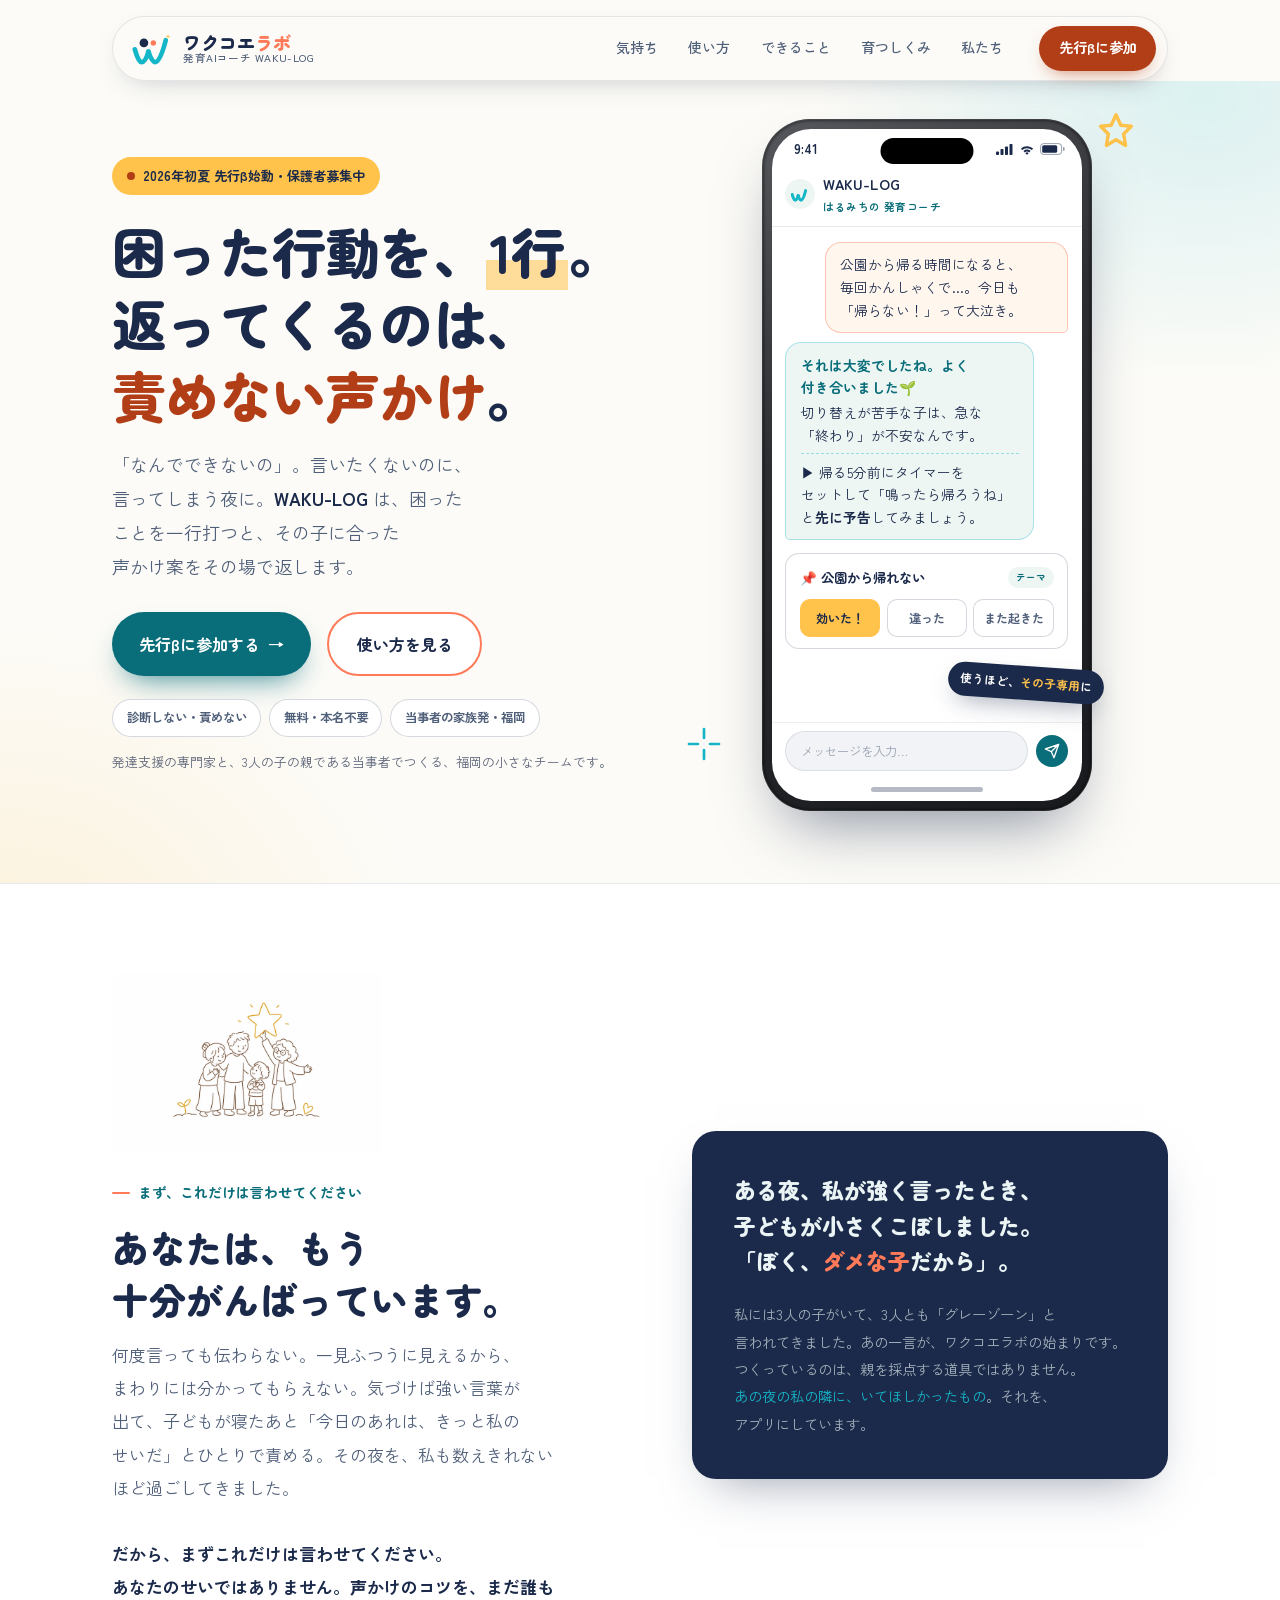
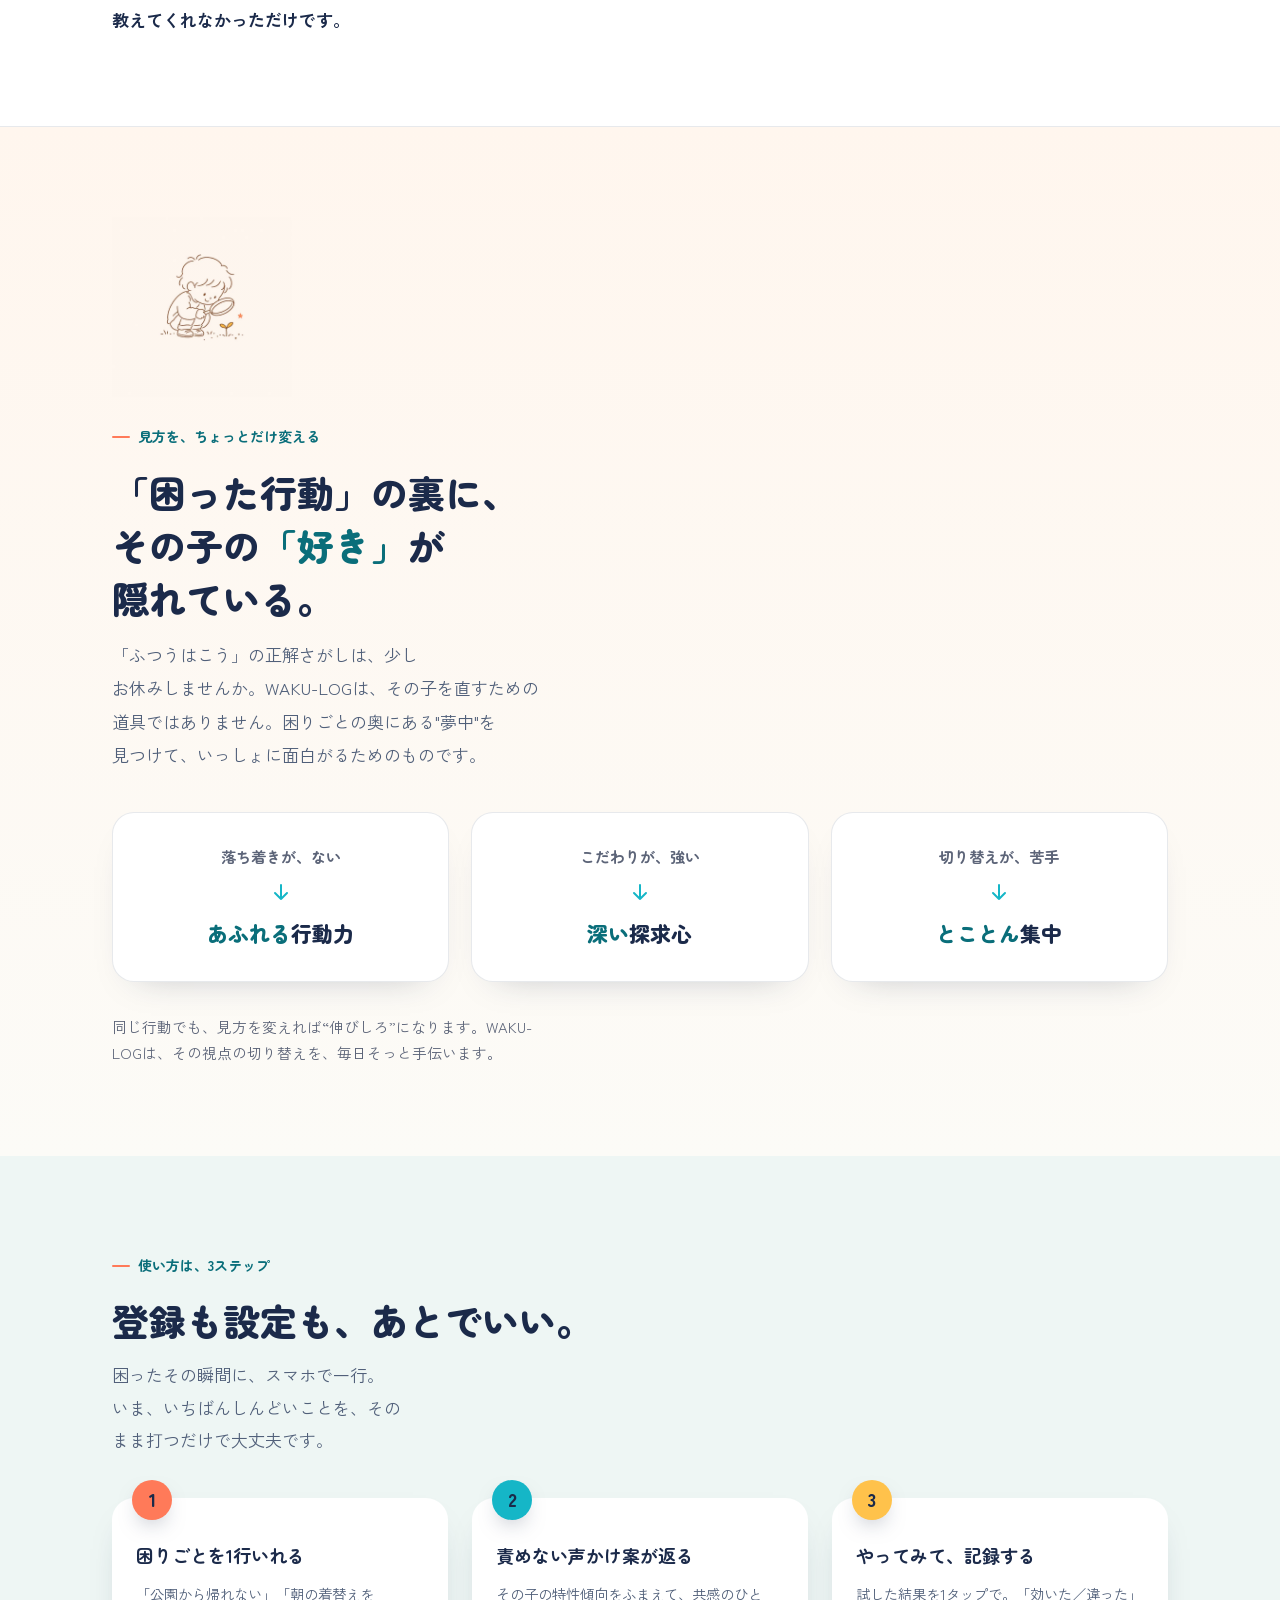
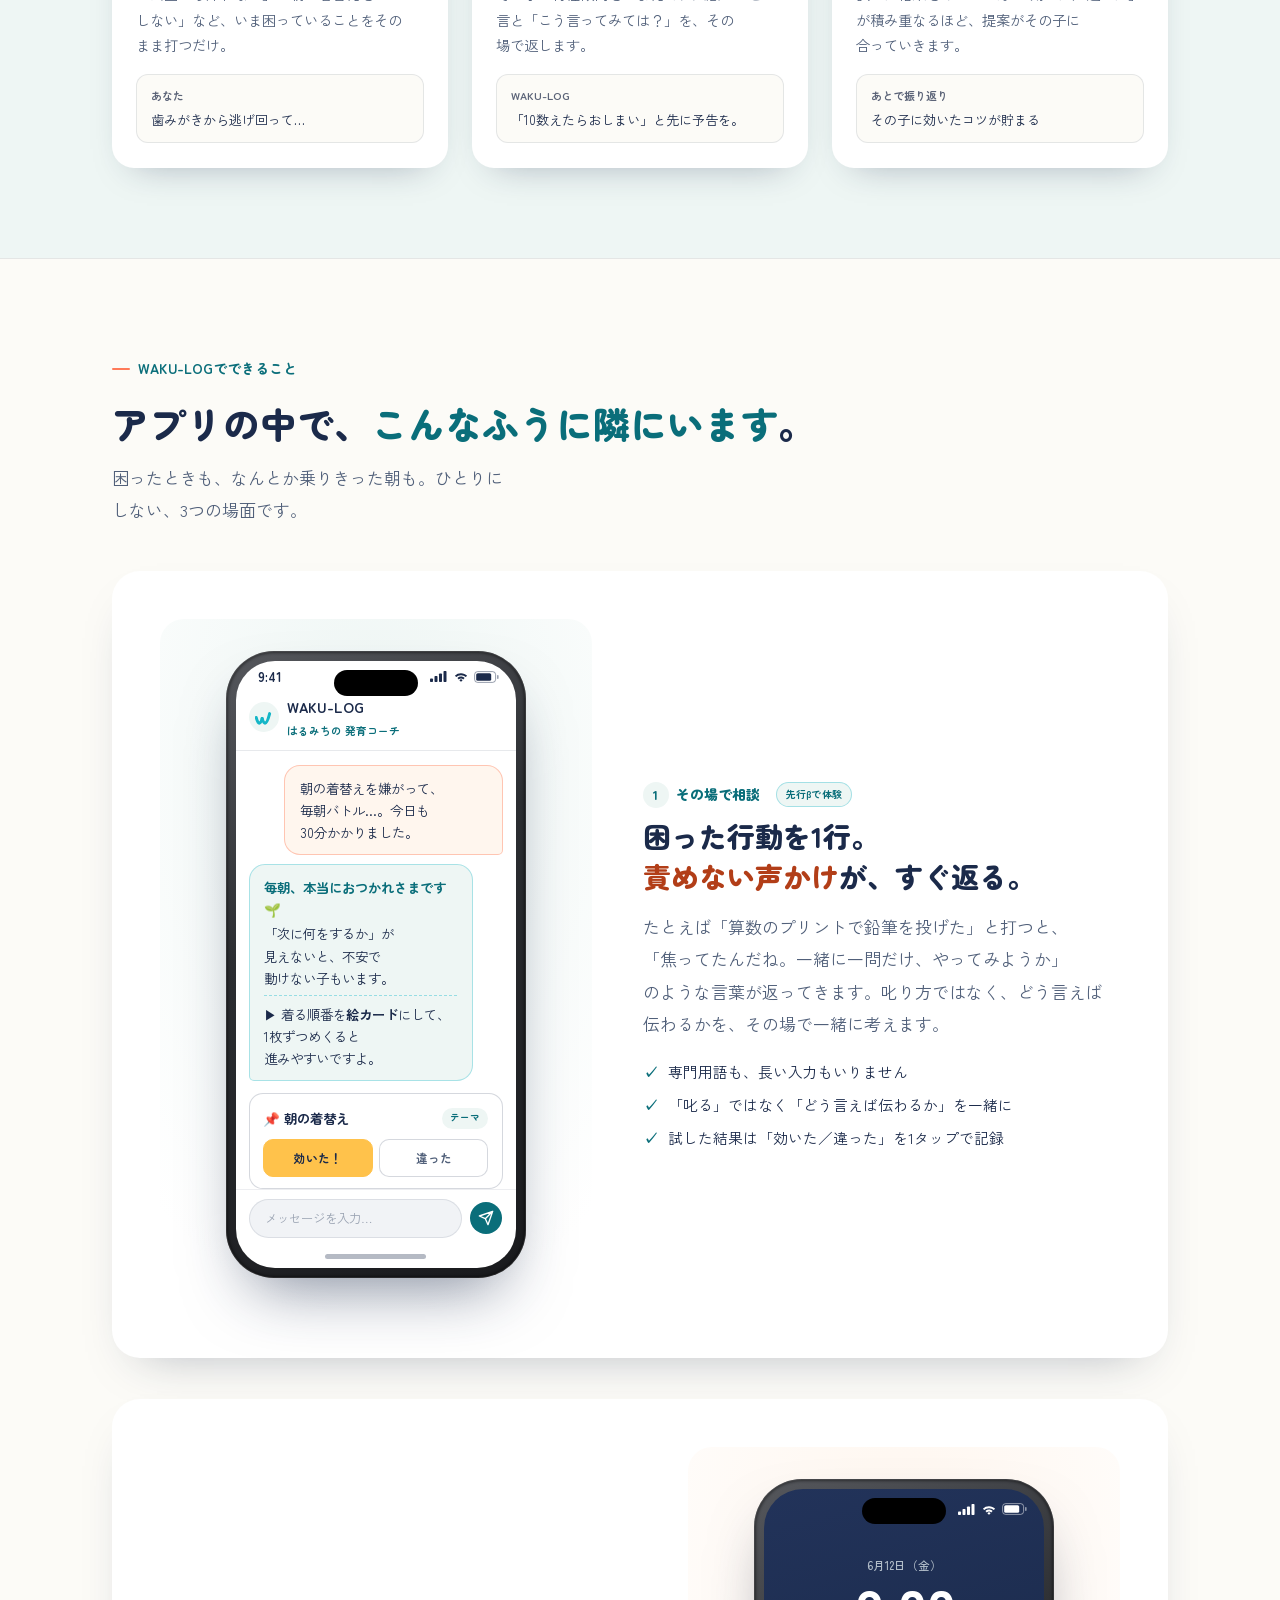
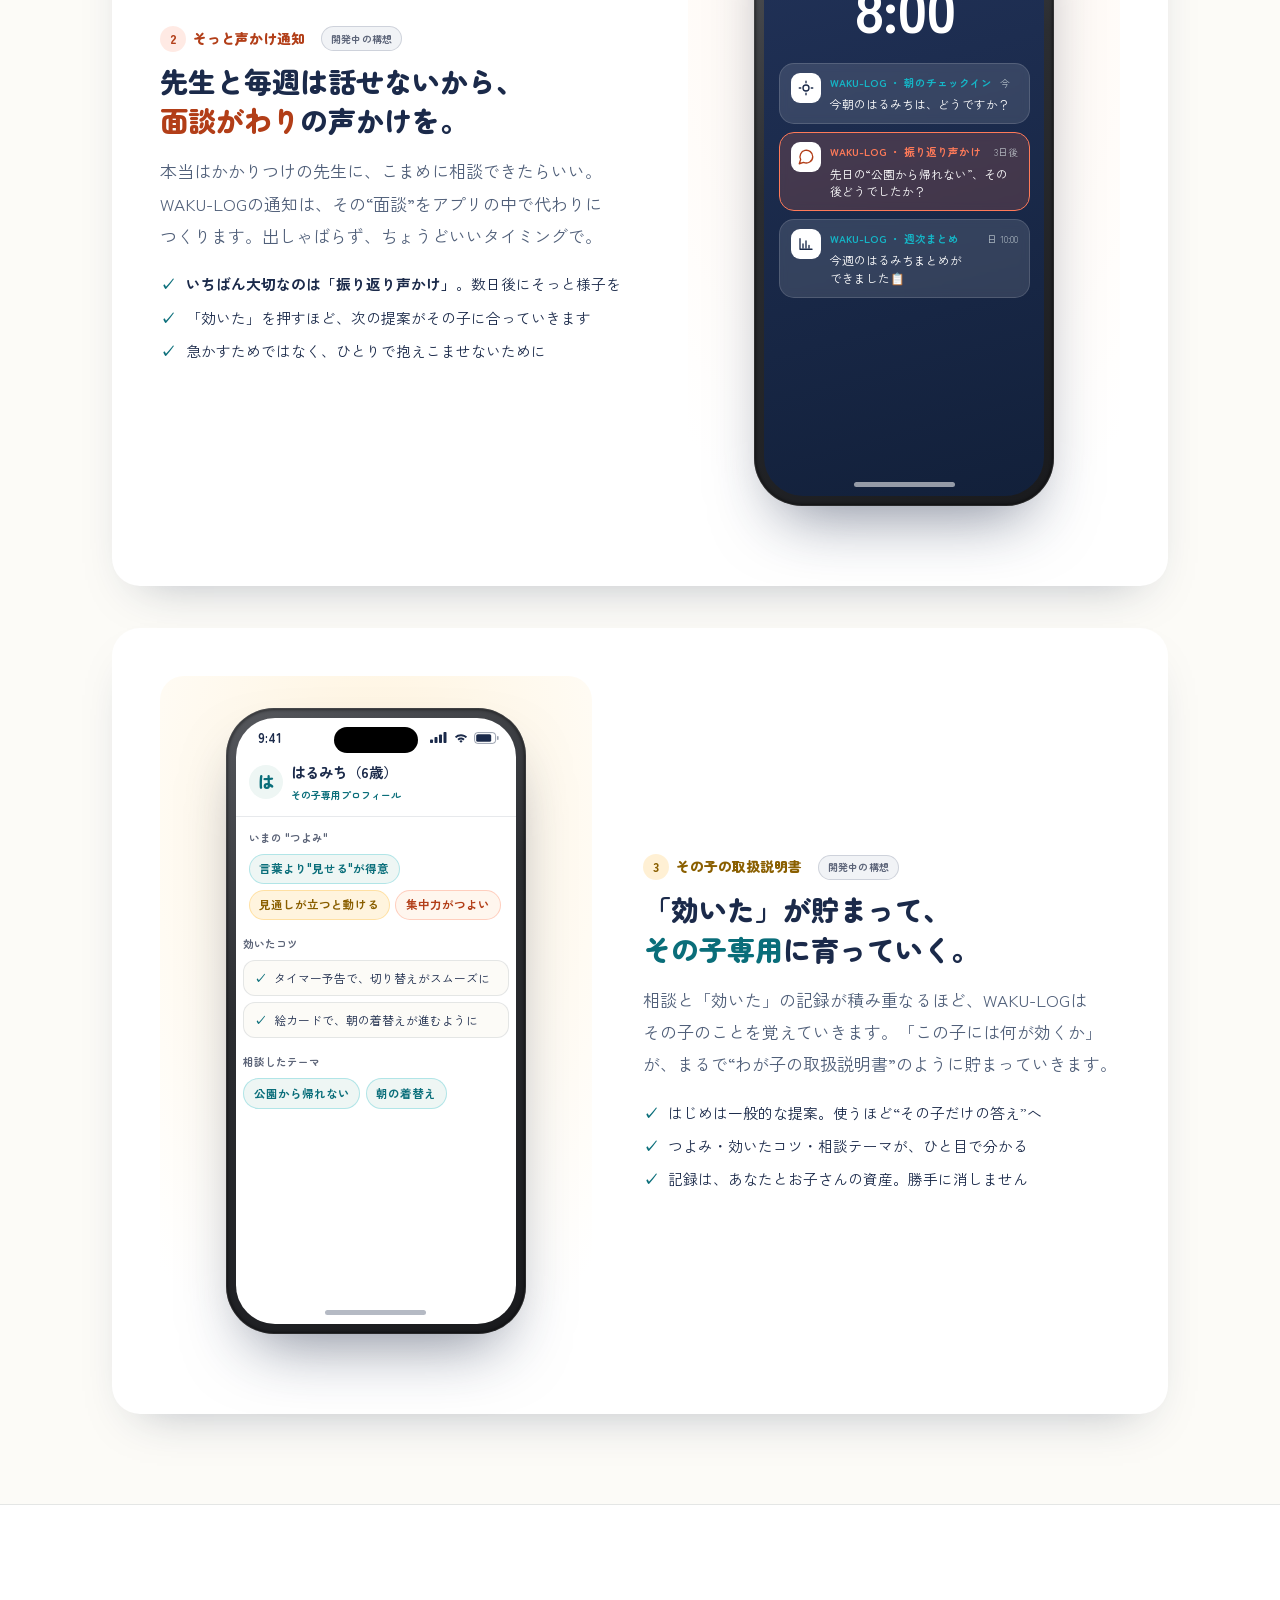
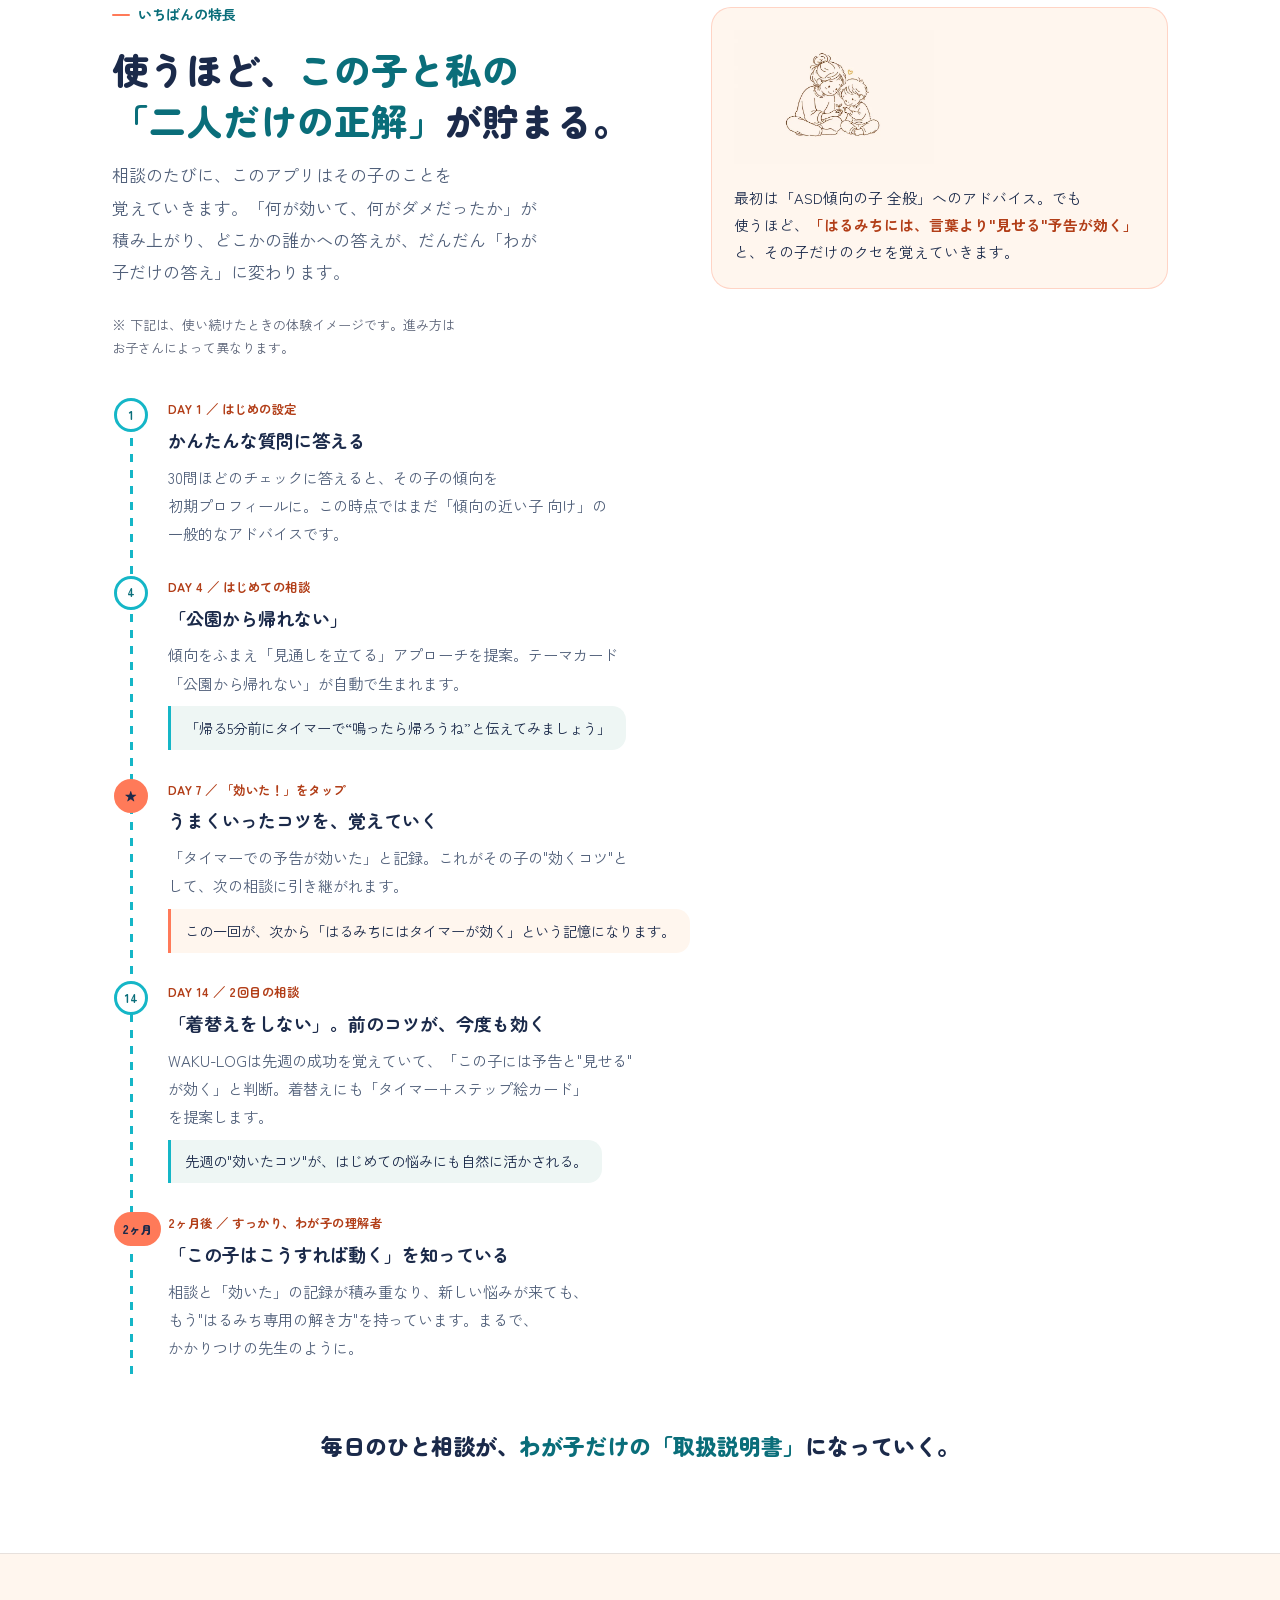
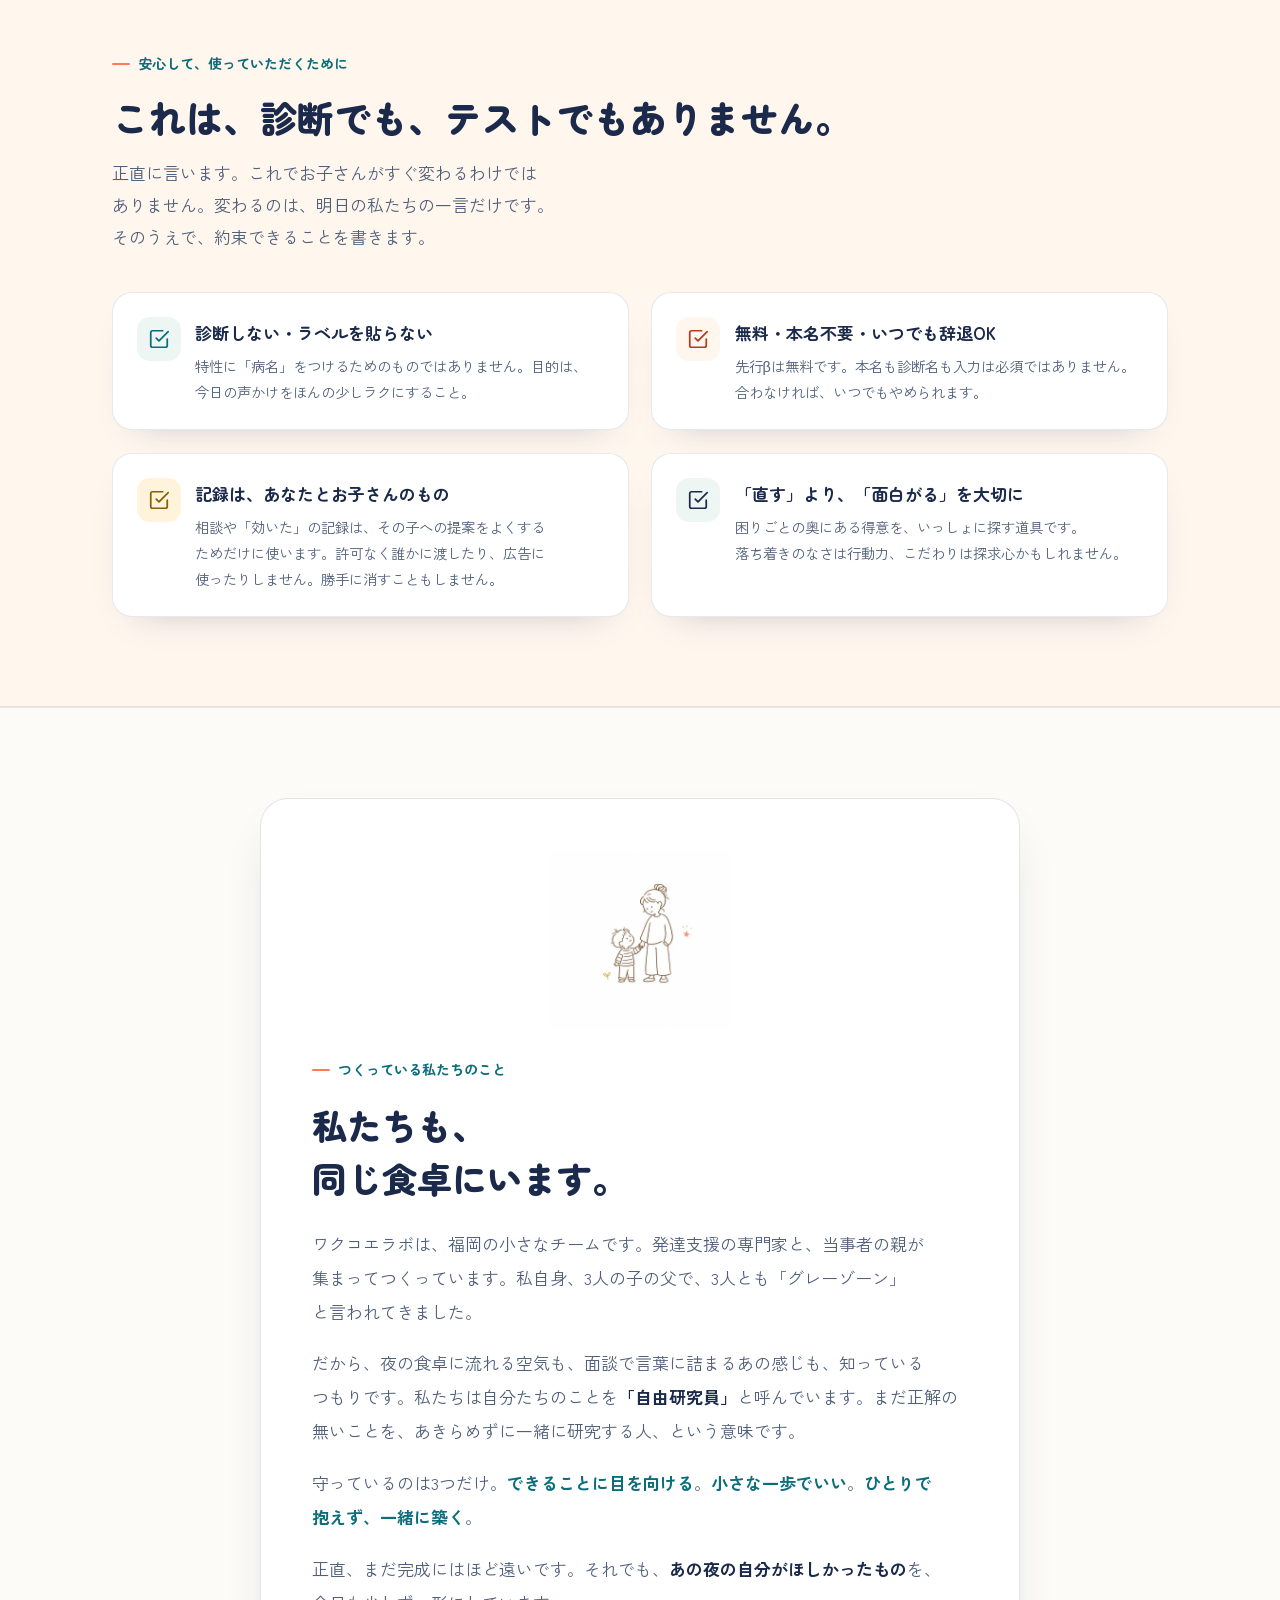
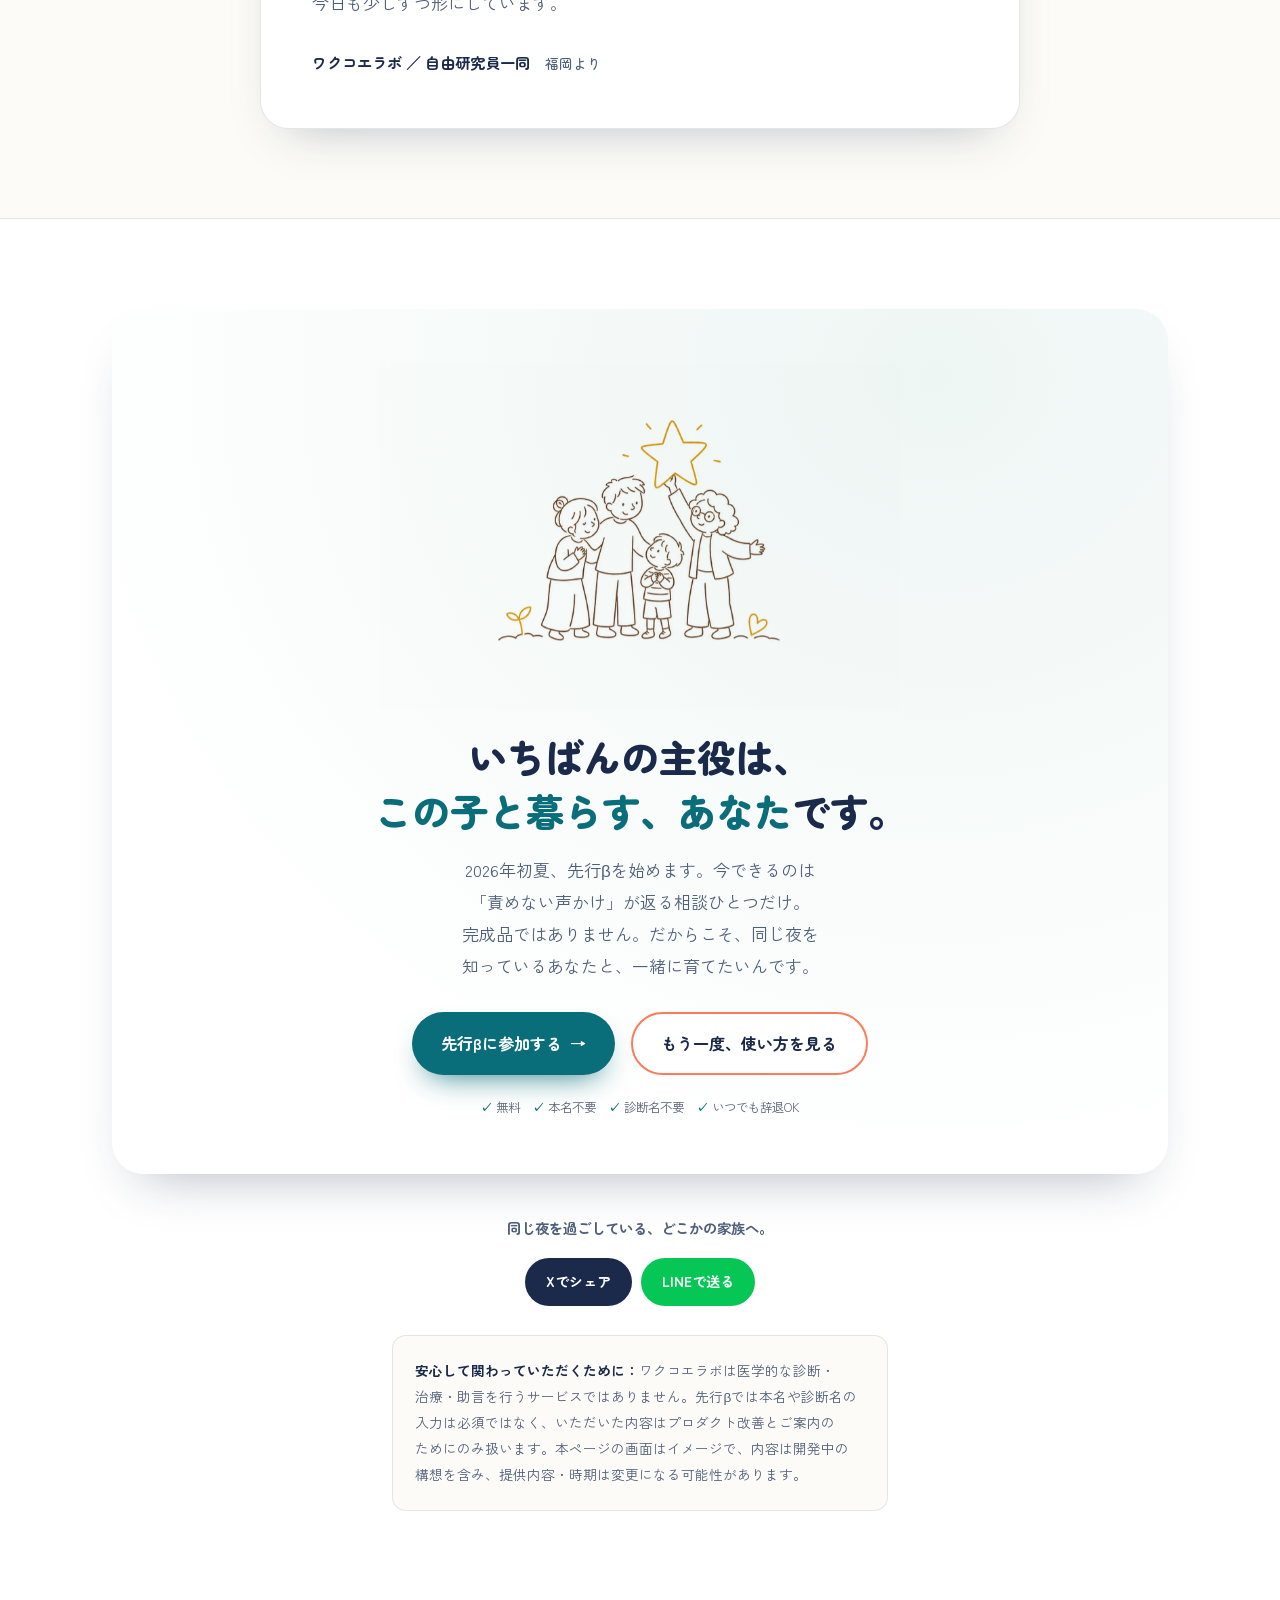
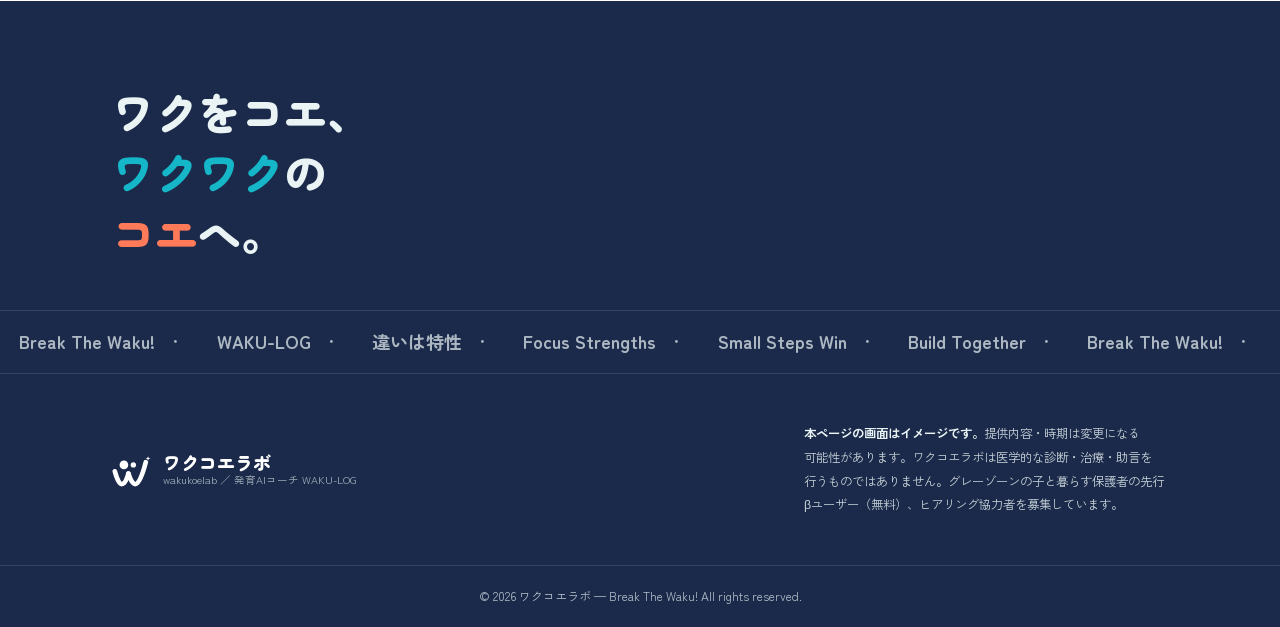
<file: index.html>
<!doctype html>
<html lang="ja">
<head>
  <meta charset="utf-8" />
  <meta name="viewport" content="width=device-width, initial-scale=1, viewport-fit=cover" />
  <meta name="robots" content="index,follow" />
  <title>ワクコエラボ｜WAKU-LOG ― 使うほど“その子専用”に育つ、責めない声かけが返る発育AIコーチ</title>
  <meta name="description" content="「なんでできないの」と言ってしまう夜に。困った行動を1行入れると、その場で責めない声かけ案が返る発育AIコーチ WAKU-LOG。使うほどその子のことを覚えて、“その子専用”のアドバイスに育ちます。診断しない・責めない。2026年初夏 先行β、保護者を募集中。" />
  <meta property="og:title" content="ワクコエラボ｜WAKU-LOG ― 使うほど“その子専用”に育つ発育AIコーチ" />
  <meta property="og:description" content="困った行動を1行で、責めない声かけ案がその場で返る。使うほどその子を覚えていく発育AIコーチ。2026年初夏 先行β、保護者募集中。" />
  <meta property="og:type" content="website" />
  <meta property="og:url" content="https://cybersakurax.github.io/Break-The-Waku/" />
  <meta name="twitter:card" content="summary_large_image" />
  <link rel="icon" type="image/svg+xml" href="data:image/svg+xml,%3Csvg%20xmlns='http://www.w3.org/2000/svg'%20viewBox='360.59%20297.27%20150.4%20150.4'%3E%3Cpath%20d='M379.38%20376.62%20C386.50%20403.54%20393.62%20417.00%20400.75%20417.00%20C408.67%20417.00%20415.79%20405.92%20422.12%20383.75'%20fill='none'%20stroke='%2315B6C7'%20stroke-width='14.84'%20stroke-linecap='round'%20stroke-linejoin='round'/%3E%3Cpath%20d='M422.12%20383.75%20C429.25%20405.92%20436.38%20417.00%20443.50%20417.00%20C453.79%20417.00%20464.88%20394.04%20476.75%20348.12'%20fill='none'%20stroke='%2315B6C7'%20stroke-width='14.84'%20stroke-linecap='round'%20stroke-linejoin='round'/%3E%3Ccircle%20cx='407.88'%20cy='356.44'%20r='13.65'%20fill='%231B2A4A'/%3E%3Ccircle%20cx='437.56'%20cy='356.44'%20r='8.43'%20fill='%23FF7A59'/%3E%3Cpath%20d='M483.88%20327.94%20C483.88%20333.48%20486.65%20336.25%20492.19%20336.25%20C486.65%20336.25%20483.88%20339.02%20483.88%20344.56%20C483.88%20339.02%20481.10%20336.25%20475.56%20336.25%20C481.10%20336.25%20483.88%20333.48%20483.88%20327.94%20Z'%20fill='%23FFC24B'/%3E%3C/svg%3E" />
  <link rel="icon" href="favicon.ico" sizes="32x32" />
  <link rel="apple-touch-icon" href="apple-touch-icon.png" />
  <link rel="preconnect" href="https://fonts.googleapis.com">
  <link rel="preconnect" href="https://fonts.gstatic.com" crossorigin>
  <link href="https://fonts.googleapis.com/css2?family=Zen+Maru+Gothic:wght@500;700;900&family=Zen+Kaku+Gothic+New:wght@400;500;700&display=swap" rel="stylesheet">

  <style>
  /* ワクコエラボ v9 — とちぎんLP流リデザイン（v6ベース）
   * 宛先: 実際に使う保護者（3〜12歳グレーゾーンの子の親）。
   * 主役: WAKU-LOGの相談デモ（ヒーローA）＋「使うほどその子専用に育つ」体験。
   * テイスト: 淡い色ブロック分け / 大きいスマホモック / 左右交互 / ゆったり余白 / 家族イラストを各所に。
   * Claude Design の dc.html（ヒーローA確定・家族イラスト各所配置）を静的HTMLとして実装。
   * 文言: 一人称（実名なし）の当事者の声 × 肯定から入るトーンで全面改稿（AIっぽさ除去）。
   *       創業者レターの ABOUT 節を追加し、具体的な声かけ例・限界の正直な明示を追加。
   * リサーチ反映(LP_RESEARCH.md): 強み/希望(Focus Strengths)節を新設、ヒーロー近傍に信頼ライン、
   *       共感にVOC実語彙(私のせい/一見ふつうに見える)、プライバシー明示。NG表現(治す/普通になる)回避。
   */
  *,*::before,*::after{box-sizing:border-box;margin:0;padding:0;}
  html{scroll-behavior:smooth;}
  body{font-family:"Zen Kaku Gothic New","Hiragino Sans","Meiryo",sans-serif;background:#FCFBF7;color:#1B2A4A;line-height:1.85;-webkit-font-smoothing:antialiased;text-rendering:optimizeLegibility;word-break:auto-phrase;}
  /* 日本語の不自然な改行を抑制：word-break:auto-phrase=文節単位で改行（対応ブラウザ）／見出しは行バランス、本文は孤立行防止 */
  h1,h2,h3{text-wrap:balance;}
  p{text-wrap:pretty;}
  img{max-width:100%;display:block;}
  ::selection{background:#FFC24B;color:#1B2A4A;}
  @keyframes wkPulse{0%,100%{box-shadow:0 0 0 4px rgba(178,62,24,.25);}50%{box-shadow:0 0 0 9px rgba(178,62,24,.05);}}
  @keyframes wkScroll{to{transform:translateX(-50%);}}
  @keyframes wkFloat{0%,100%{transform:translateY(0) rotate(var(--r,0deg));}50%{transform:translateY(-10px) rotate(var(--r,0deg));}}
  @media (prefers-reduced-motion:reduce){html{scroll-behavior:auto;}*{animation-duration:.001ms !important;}}

  /* skip link (a11y) */
  .wk-skip{position:absolute;left:-9999px;top:0;z-index:200;background:#0A6E7A;color:#fff;padding:.6rem 1rem;border-radius:0 0 12px 0;font-family:'Zen Maru Gothic',sans-serif;font-weight:700;font-size:.85rem;text-decoration:none;}
  .wk-skip:focus{left:0;}

  /* iPhone mockup chrome（最新iPhone風：フレーム/Dynamic Island/ステータスバー/ホームインジケータ） */
  .ipx{position:relative;background:linear-gradient(150deg,#56585d 0%,#2b2d31 40%,#191a1d 100%);border-radius:48px;padding:10px;box-shadow:0 32px 64px -24px rgba(27,42,74,.55),inset 0 0 0 1px rgba(255,255,255,.10),inset 0 0 3px 2px rgba(0,0,0,.45);}
  .ipx-screen{position:relative;border-radius:39px;overflow:hidden;aspect-ratio:9/19.5;display:flex;flex-direction:column;}
  .ipx-di{position:absolute;top:9px;left:50%;transform:translateX(-50%);width:30%;max-width:98px;height:26px;background:#000;border-radius:999px;z-index:5;}
  .ipx-sb{position:relative;z-index:4;display:flex;align-items:center;justify-content:space-between;height:40px;padding:0 17px 0 22px;font-family:'Zen Maru Gothic',sans-serif;}
  .ipx-sb time{font-weight:700;font-size:.82rem;letter-spacing:.01em;}
  .ipx-stat{display:inline-flex;align-items:center;gap:5px;}
  .ipx-home{display:grid;place-items:center;padding:7px 0 9px;}
  .ipx-home i{display:block;width:36%;max-width:128px;height:5px;border-radius:999px;}

  @media (max-width:900px){
    [data-2col],[data-3col],[data-featcard]{grid-template-columns:1fr !important;}
    [data-featcard] > div,[data-featvis]{min-width:0 !important;}
  }
  @media (max-width:760px){
    [data-herogrid]{grid-template-columns:1fr !important;}
    [data-herogrid] > div{min-width:0;}
    /* モバイルはソース順（見出し→モック）。主役メッセージを先頭に。 */
  }
  @media (max-width:620px){
    [data-navlinks]{display:none !important;}
  }
  @media (max-width:560px){
    [data-2col][style*="repeat(2"]{grid-template-columns:1fr !important;}
  }
  @media (max-width:430px){
    [data-logo-sub]{display:none !important;}
  }

  /* ===== イラスト・デザインシステム（サイズ・余白・寄せを“1か所”で管理） =====
   * 個々の figure に数値を直書きせず、役割（intro/card/hero）でクラス化。
   * サイズ変更は下記トークンを書き換えるだけで全挿絵に反映される。 */
  :root{
    --fig-h:180px;                          /* 導入挿絵の基準“高さ”（横長・正方をこの高さで揃える） */
    --fig-w-square:var(--fig-h);            /* 1:1 素材の幅（= 高さ） */
    --fig-w-wide:calc(var(--fig-h) * 1.5);  /* 3:2 素材の幅（高さが揃う） */
    --fig-card-w:200px;                     /* カード内の補足挿絵 */
    --fig-hero-w:520px;                     /* CTAの主役ビジュアル */
    --fig-gap:1.25rem;                      /* 挿絵まわりの下余白 */
  }
  .fig{line-height:0;}
  .fig img{width:100%;height:auto;mix-blend-mode:multiply;}
  .fig-intro{max-width:var(--fig-w-square);margin:0 0 var(--fig-gap);}   /* 地に置く導入挿絵：左寄せ・正方基準 */
  .fig-intro.is-wide{max-width:var(--fig-w-wide);}                       /* 横長素材だけ幅を広げ、高さを揃える */
  .fig-card{max-width:var(--fig-card-w);margin:0 0 var(--fig-gap);}      /* カード内の補足挿絵：左寄せ */
  .fig-hero{max-width:var(--fig-hero-w);margin:0 auto var(--fig-gap);}   /* 主役ビジュアル：中央 */
  .fig-center{margin-left:auto;margin-right:auto;}                       /* 必要な挿絵だけ中央寄せにする時に付与 */
  </style>
</head>
<body>
<a href="#content" class="wk-skip">本文へスキップ</a>

<div style="--navy:#1B2A4A;--turquoise:#15B6C7;--teal:#0A6E7A;--coral:#FF7A59;--coralink:#B23E18;--sun:#FFC24B;--sunink:#8A5F00;--paper:#FCFBF7;--mint:#EEF6F4;--warm:#FFF6EE;--ink2:#51607A;--rule:rgba(27,42,74,.10);font-family:'Zen Kaku Gothic New',sans-serif;overflow-x:clip;">

  <!-- NAV -->
  <div style="position:sticky;top:0;z-index:100;padding-top:clamp(.6rem,2vw,1rem);">
    <div style="width:100%;max-width:1120px;margin:0 auto;padding-inline:clamp(1.1rem,4vw,2rem);">
      <nav aria-label="グローバルナビゲーション" style="display:flex;align-items:center;gap:1.4rem;padding:.55rem .7rem .55rem 1.2rem;background:rgba(252,251,247,.85);backdrop-filter:blur(14px) saturate(1.4);-webkit-backdrop-filter:blur(14px) saturate(1.4);border:1px solid rgba(27,42,74,.10);border-radius:999px;box-shadow:0 10px 30px -16px rgba(27,42,74,.35);">
        <a href="#top" style="display:flex;align-items:center;gap:.6rem;margin-inline-end:auto;text-decoration:none;">
          <svg viewBox="370.38 318.94 130.81 107.06" style="height:34px;width:auto;flex:none;display:block;" aria-hidden="true">
            <path d="M379.38 376.62 C386.50 403.54 393.62 417.00 400.75 417.00 C408.67 417.00 415.79 405.92 422.12 383.75" fill="none" stroke="#15B6C7" stroke-width="14.84" stroke-linecap="round" stroke-linejoin="round"/>
            <path d="M422.12 383.75 C429.25 405.92 436.38 417.00 443.50 417.00 C453.79 417.00 464.88 394.04 476.75 348.12" fill="none" stroke="#15B6C7" stroke-width="14.84" stroke-linecap="round" stroke-linejoin="round"/>
            <circle cx="407.88" cy="356.44" r="13.65" fill="#1B2A4A"/><circle cx="437.56" cy="356.44" r="8.43" fill="#FF7A59"/>
            <path d="M483.88 327.94 C483.88 333.48 486.65 336.25 492.19 336.25 C486.65 336.25 483.88 339.02 483.88 344.56 C483.88 339.02 481.10 336.25 475.56 336.25 C481.10 336.25 483.88 333.48 483.88 327.94 Z" fill="#FFC24B"/>
          </svg>
          <span style="line-height:1.1;"><span style="font-family:'Zen Maru Gothic',sans-serif;font-weight:900;font-size:1.125rem;color:#1B2A4A;">ワクコエ<span style="color:#FF7A59;">ラボ</span></span><span data-logo-sub style="display:block;font-size:.66rem;color:#51607A;font-weight:500;letter-spacing:.04em;">発育AIコーチ WAKU-LOG</span></span>
        </a>
        <ul style="display:flex;align-items:center;gap:.2rem;list-style:none;" data-navlinks>
          <li><a href="#kimochi" style="display:block;padding:.5rem .85rem;border-radius:999px;font-size:.875rem;font-weight:500;color:#51607A;text-decoration:none;white-space:nowrap;">気持ち</a></li>
          <li><a href="#how" style="display:block;padding:.5rem .85rem;border-radius:999px;font-size:.875rem;font-weight:500;color:#51607A;text-decoration:none;white-space:nowrap;">使い方</a></li>
          <li><a href="#feature" style="display:block;padding:.5rem .85rem;border-radius:999px;font-size:.875rem;font-weight:500;color:#51607A;text-decoration:none;white-space:nowrap;">できること</a></li>
          <li><a href="#grow" style="display:block;padding:.5rem .85rem;border-radius:999px;font-size:.875rem;font-weight:500;color:#51607A;text-decoration:none;white-space:nowrap;">育つしくみ</a></li>
          <li><a href="#about" style="display:block;padding:.5rem .85rem;border-radius:999px;font-size:.875rem;font-weight:500;color:#51607A;text-decoration:none;white-space:nowrap;">私たち</a></li>
        </ul>
        <a href="#join" data-cta="join" style="padding:.6rem 1.2rem;border-radius:999px;font-family:'Zen Maru Gothic',sans-serif;font-weight:700;font-size:.875rem;background:#B23E18;color:#fff;text-decoration:none;white-space:nowrap;min-height:44px;display:inline-flex;align-items:center;box-shadow:0 8px 20px -10px rgba(178,62,24,.8);">先行βに参加</a>
      </div>
    </div>
  </div>

  <main id="content" tabindex="-1" style="display:block;">

  <!-- ============ HERO — 相談デモ ============ -->
  <section id="top" style="position:relative;padding-top:clamp(1.6rem,3vw,2.8rem);padding-bottom:clamp(2.8rem,6vw,4.5rem);overflow:clip;">
    <div style="position:absolute;inset:0;z-index:0;pointer-events:none;background:radial-gradient(640px 480px at 94% 2%,rgba(21,182,199,.14),transparent 60%),radial-gradient(680px 520px at 0% 108%,rgba(255,194,75,.16),transparent 62%);"></div>
    <div style="position:relative;z-index:1;width:100%;max-width:1120px;margin:0 auto;padding-inline:clamp(1.1rem,4vw,2rem);">
      <div style="display:grid;grid-template-columns:1.04fr .96fr;gap:clamp(1.5rem,4vw,3.2rem);align-items:center;" data-herogrid>
        <div>
          <span style="display:inline-flex;align-items:center;gap:.5rem;padding:.42rem .95rem;border-radius:999px;background:#FFC24B;color:#1B2A4A;font-family:'Zen Maru Gothic',sans-serif;font-weight:700;font-size:.82rem;white-space:nowrap;"><span style="width:8px;height:8px;border-radius:50%;background:#B23E18;animation:wkPulse 2.4s ease-in-out infinite;"></span>2026年初夏 先行β始動・保護者募集中</span>
          <h1 style="font-family:'Zen Maru Gothic',sans-serif;font-weight:900;font-size:clamp(2.1rem,4.6vw + .5rem,3.4rem);line-height:1.32;letter-spacing:-.01em;color:#1B2A4A;margin:1.3rem 0 1rem;">困った行動を、<span style="background:linear-gradient(transparent 62%,rgba(255,194,75,.55) 0);padding-inline:.05em;">1行</span>。<br>返ってくるのは、<br><span style="color:#B23E18;">責めない声かけ</span>。</h1>
          <p style="color:#51607A;font-size:1.125rem;max-width:40ch;line-height:1.9;margin-bottom:1.8rem;">「なんでできないの」。言いたくないのに、言ってしまう夜に。<b style="color:#1B2A4A;">WAKU-LOG</b> は、困ったことを一行打つと、その子に合った声かけ案をその場で返します。</p>
          <div style="display:flex;flex-wrap:wrap;gap:1rem;margin-bottom:1.4rem;">
            <a href="#join" data-cta="join" style="display:inline-flex;align-items:center;justify-content:center;gap:.5rem;padding:.95rem 1.7rem;border-radius:999px;font-family:'Zen Maru Gothic',sans-serif;font-weight:700;font-size:1rem;background:#0A6E7A;color:#fff;text-decoration:none;min-height:52px;box-shadow:0 14px 30px -14px rgba(10,110,122,.9);">先行βに参加する <span aria-hidden="true">→</span></a>
            <a href="#how" style="display:inline-flex;align-items:center;justify-content:center;gap:.5rem;padding:.95rem 1.7rem;border-radius:999px;font-family:'Zen Maru Gothic',sans-serif;font-weight:700;font-size:1rem;background:#fff;color:#1B2A4A;text-decoration:none;min-height:52px;border:2px solid #FF7A59;">使い方を見る</a>
          </div>
          <div style="display:flex;flex-wrap:wrap;gap:.5rem;">
            <span style="padding:.4rem .85rem;border-radius:999px;background:#fff;border:1px solid rgba(27,42,74,.18);color:#51607A;font-size:.78rem;font-weight:700;">診断しない・責めない</span>
            <span style="padding:.4rem .85rem;border-radius:999px;background:#fff;border:1px solid rgba(27,42,74,.18);color:#51607A;font-size:.78rem;font-weight:700;">無料・本名不要</span>
            <span style="padding:.4rem .85rem;border-radius:999px;background:#fff;border:1px solid rgba(27,42,74,.18);color:#51607A;font-size:.78rem;font-weight:700;">当事者の家族発・福岡</span>
          </div>
          <p style="margin-top:.9rem;font-size:.8rem;color:#5C6478;line-height:1.7;">発達支援の専門家と、3人の子の親である当事者でつくる、福岡の小さなチームです。</p>
        </div>
        <div style="position:relative;display:flex;justify-content:center;">
          <svg viewBox="0 0 24 24" fill="none" stroke="#FFC24B" stroke-width="1.8" stroke-linecap="round" stroke-linejoin="round" style="position:absolute;top:-10px;right:6%;width:46px;--r:8deg;animation:wkFloat 5s ease-in-out infinite;" aria-hidden="true"><path d="M12 3l2.5 5.5L20 9l-4 4 1 6-5-3-5 3 1-6-4-4 5.5-.5z"/></svg>
          <svg viewBox="0 0 24 24" fill="none" stroke="#15B6C7" stroke-width="1.8" stroke-linecap="round" stroke-linejoin="round" style="position:absolute;bottom:7%;left:0;width:36px;--r:-6deg;animation:wkFloat 6s ease-in-out infinite .5s;" aria-hidden="true"><path d="M12 2v6M12 16v6M2 12h6M16 12h6"/></svg>
          <div class="ipx" aria-hidden="true" style="width:min(330px,100%);">
            <div class="ipx-screen" style="background:#fff;">
              <div class="ipx-di"></div>
              <div class="ipx-sb"><time style="color:#1B2A4A;">9:41</time><span class="ipx-stat" style="color:#1B2A4A;"><svg width="18" height="11" viewBox="0 0 18 11" fill="currentColor" aria-hidden="true"><rect x="0" y="7.5" width="3" height="3.5" rx=".8"/><rect x="4.5" y="5" width="3" height="6" rx=".8"/><rect x="9" y="2.5" width="3" height="8.5" rx=".8"/><rect x="13.5" y="0" width="3" height="11" rx=".8"/></svg><svg width="16" height="11" viewBox="0 0 16 12" fill="currentColor" aria-hidden="true"><path d="M8 2.4c2.6 0 5 1 6.7 2.7l-1.5 1.5A7.3 7.3 0 0 0 8 4.6 7.3 7.3 0 0 0 2.8 6.6L1.3 5.1A9.5 9.5 0 0 1 8 2.4z"/><path d="M8 6.1c1.5 0 2.9.6 3.9 1.6l-1.5 1.5A3.4 3.4 0 0 0 8 8.1c-.9 0-1.7.35-2.4 1.05L4.1 7.7A5.6 5.6 0 0 1 8 6.1z"/><circle cx="8" cy="10.2" r="1.3"/></svg><svg width="25" height="12" viewBox="0 0 25 12" aria-hidden="true"><rect x=".6" y=".6" width="21" height="10.8" rx="3" fill="none" stroke="currentColor" stroke-opacity=".45"/><rect x="2.2" y="2.2" width="15" height="7.6" rx="1.6" fill="currentColor"/><rect x="23" y="4" width="1.6" height="4" rx=".8" fill="currentColor" fill-opacity=".45"/></svg></span></div>
              <div style="display:flex;align-items:center;gap:.5rem;padding:.1rem .85rem .6rem;border-bottom:1.5px solid rgba(27,42,74,.10);">
                <span style="width:30px;height:30px;border-radius:50%;background:#EEF6F4;display:grid;place-items:center;flex:none;"><svg viewBox="370.38 318.94 130.81 107.06" style="width:18px;height:18px;display:block;" aria-hidden="true"><path d="M379.38 376.62 C386.50 403.54 393.62 417.00 400.75 417.00 C408.67 417.00 415.79 405.92 422.12 383.75" fill="none" stroke="#15B6C7" stroke-width="22" stroke-linecap="round" stroke-linejoin="round"/><path d="M422.12 383.75 C429.25 405.92 436.38 417.00 443.50 417.00 C453.79 417.00 464.88 394.04 476.75 348.12" fill="none" stroke="#15B6C7" stroke-width="22" stroke-linecap="round" stroke-linejoin="round"/></svg></span>
                <span style="font-family:'Zen Maru Gothic',sans-serif;font-weight:700;font-size:.9rem;color:#1B2A4A;">WAKU-LOG<small style="display:block;font-size:.66rem;color:#0A6E7A;font-weight:700;letter-spacing:.04em;">はるみちの 発育コーチ</small></span>
              </div>
              <div style="padding:.9rem .85rem .3rem;display:flex;flex-direction:column;gap:.6rem;" aria-hidden="true">
                <div style="align-self:flex-end;max-width:86%;padding:.65rem .9rem;font-size:.86rem;line-height:1.65;border-radius:16px;border-bottom-right-radius:5px;background:#FFF6EE;border:1.5px solid rgba(255,122,89,.4);color:#1B2A4A;">公園から帰る時間になると、毎回かんしゃくで…。今日も「帰らない！」って大泣き。</div>
                <div style="align-self:flex-start;max-width:88%;padding:.65rem .9rem;font-size:.86rem;line-height:1.65;border-radius:16px;border-bottom-left-radius:5px;background:#EEF6F4;border:1.5px solid rgba(21,182,199,.32);color:#1B2A4A;">
                  <span style="display:block;color:#0A6E7A;font-weight:700;margin-bottom:.15rem;font-family:'Zen Maru Gothic',sans-serif;">それは大変でしたね。よく付き合いました🌱</span>
                  切り替えが苦手な子は、急な「終わり」が不安なんです。
                  <span style="display:block;margin-top:.4rem;padding-top:.4rem;border-top:1px dashed rgba(21,182,199,.4);">▶ 帰る5分前にタイマーをセットして「鳴ったら帰ろうね」と<b>先に予告</b>してみましょう。</span>
                </div>
              </div>
              <div style="margin:.5rem .85rem 0;padding:.7rem .85rem;background:#fff;border:1.5px solid rgba(27,42,74,.18);border-radius:14px;">
                <div style="display:flex;align-items:center;gap:.4rem;font-family:'Zen Maru Gothic',sans-serif;font-weight:700;font-size:.84rem;color:#1B2A4A;">📌 公園から帰れない<span style="margin-inline-start:auto;font-size:.6rem;font-weight:700;color:#0A6E7A;background:#EEF6F4;padding:.1rem .5rem;border-radius:999px;">テーマ</span></div>
                <div style="display:flex;gap:.4rem;margin-top:.55rem;">
                  <span style="flex:1;text-align:center;font-family:'Zen Maru Gothic',sans-serif;font-weight:700;font-size:.76rem;padding:.42rem;border-radius:10px;border:1.5px solid #FFC24B;background:#FFC24B;color:#1B2A4A;">効いた！</span>
                  <span style="flex:1;text-align:center;font-family:'Zen Maru Gothic',sans-serif;font-weight:700;font-size:.76rem;padding:.42rem;border-radius:10px;border:1.5px solid rgba(27,42,74,.18);background:#fff;color:#51607A;">違った</span>
                  <span style="flex:1;text-align:center;font-family:'Zen Maru Gothic',sans-serif;font-weight:700;font-size:.76rem;padding:.42rem;border-radius:10px;border:1.5px solid rgba(27,42,74,.18);background:#fff;color:#51607A;">また起きた</span>
                </div>
              </div>
              <div style="margin-top:auto;display:flex;align-items:center;gap:.5rem;padding:.55rem .85rem;border-top:1.5px solid rgba(27,42,74,.08);">
                <span style="flex:1;background:#F1F3F6;border:1px solid rgba(27,42,74,.10);border-radius:999px;padding:.45rem .9rem;font-size:.78rem;color:#9aa3b2;">メッセージを入力…</span>
                <span style="width:32px;height:32px;border-radius:50%;background:#0A6E7A;display:grid;place-items:center;flex:none;"><svg viewBox="0 0 24 24" width="16" height="16" fill="none" stroke="#fff" stroke-width="2" stroke-linecap="round" stroke-linejoin="round" aria-hidden="true"><path d="M22 2 11 13M22 2l-7 20-4-9-9-4 20-7z"/></svg></span>
              </div>
              <div class="ipx-home"><i style="background:rgba(27,42,74,.32);"></i></div>
            </div>
            <span style="position:absolute;right:-12px;bottom:16%;background:#1B2A4A;color:#fff;font-family:'Zen Maru Gothic',sans-serif;font-weight:700;font-size:.72rem;padding:.4rem .75rem;border-radius:999px;box-shadow:0 10px 24px -10px rgba(27,42,74,.6);transform:rotate(4deg);z-index:6;">使うほど、<span style="color:#FFC24B;">その子専用</span>に</span>
          </div>
        </div>
      </div>
    </div>
  </section>

  <!-- ============ KIMOCHI ============ -->
  <section id="kimochi" style="background:#fff;border-block:1px solid rgba(27,42,74,.10);padding-block:clamp(3.4rem,7vw,5.6rem);">
    <div style="width:100%;max-width:1120px;margin:0 auto;padding-inline:clamp(1.1rem,4vw,2rem);">
      <div style="display:grid;grid-template-columns:1fr .9fr;gap:clamp(1.6rem,4vw,3.2rem);align-items:center;" data-2col>
        <div>
          <figure class="fig fig-intro is-wide"><img src="assets/family-star.webp" alt="家族みんなで大きな星を見上げる手描きのイラスト" loading="lazy" decoding="async" width="1536" height="1024" /></figure>
          <span style="display:inline-flex;align-items:center;gap:.5rem;font-family:'Zen Maru Gothic',sans-serif;font-weight:700;font-size:.875rem;color:#0A6E7A;margin-bottom:1rem;"><span style="width:18px;height:2px;background:#FF7A59;border-radius:2px;"></span>まず、これだけは言わせてください</span>
          <h2 style="font-family:'Zen Maru Gothic',sans-serif;font-weight:900;font-size:clamp(1.6rem,3vw + .5rem,2.3rem);line-height:1.4;color:#1B2A4A;margin-bottom:.8rem;">あなたは、もう<br>十分がんばっています。</h2>
          <p style="color:#51607A;font-size:1.0625rem;line-height:1.95;max-width:52ch;">何度言っても伝わらない。一見ふつうに見えるから、まわりには分かってもらえない。気づけば強い言葉が出て、子どもが寝たあと「今日のあれは、きっと私のせいだ」とひとりで責める。その夜を、私も数えきれないほど過ごしてきました。<br><br><b style="color:#1B2A4A;">だから、まずこれだけは言わせてください。<br>あなたのせいではありません。声かけのコツを、まだ誰も教えてくれなかっただけです。</b></p>
        </div>
        <div style="background:#1B2A4A;color:#EAF4F5;border-radius:24px;padding:clamp(1.7rem,4vw,2.6rem);box-shadow:0 22px 48px -24px rgba(27,42,74,.5);">
          <p style="font-family:'Zen Maru Gothic',sans-serif;font-weight:900;font-size:1.375rem;line-height:1.6;">ある夜、私が強く言ったとき、<br>子どもが小さくこぼしました。<br>「ぼく、<span style="color:#FF7A59;">ダメな子</span>だから」。</p>
          <p style="color:rgba(234,244,245,.66);font-size:.9rem;margin-top:1.4rem;line-height:1.9;">私には3人の子がいて、3人とも「グレーゾーン」と言われてきました。あの一言が、ワクコエラボの始まりです。つくっているのは、親を採点する道具ではありません。<span style="color:#15B6C7;">あの夜の私の隣に、いてほしかったもの</span>。それを、アプリにしています。</p>
        </div>
      </div>
    </div>
  </section>

  <!-- ============ STRENGTHS — 見方を変える（Focus Strengths） ============ -->
  <section id="strengths" style="background:linear-gradient(180deg,#FFF6EE 0%,#FCFBF7 100%);padding-block:clamp(3.4rem,7vw,5.6rem);">
    <div style="width:100%;max-width:1120px;margin:0 auto;padding-inline:clamp(1.1rem,4vw,2rem);">
      <div style="max-width:56ch;">
        <figure class="fig fig-intro"><img src="assets/hero/child-focus.webp" alt="虫めがねで小さな芽をのぞきこむ子どもの手描きのイラスト" loading="lazy" decoding="async" width="760" height="760" /></figure>
        <span style="display:inline-flex;align-items:center;gap:.5rem;font-family:'Zen Maru Gothic',sans-serif;font-weight:700;font-size:.875rem;color:#0A6E7A;margin-bottom:1rem;"><span style="width:18px;height:2px;background:#FF7A59;border-radius:2px;"></span>見方を、ちょっとだけ変える</span>
        <h2 style="font-family:'Zen Maru Gothic',sans-serif;font-weight:900;font-size:clamp(1.6rem,3vw + .5rem,2.3rem);line-height:1.45;color:#1B2A4A;margin-bottom:.8rem;">「困った行動」の裏に、<br>その子の<span style="color:#0A6E7A;">「好き」</span>が<br>隠れている。</h2>
        <p style="color:#51607A;font-size:1.0625rem;line-height:1.95;">「ふつうはこう」の正解さがしは、少しお休みしませんか。WAKU-LOGは、その子を直すための道具ではありません。困りごとの奥にある"夢中"を見つけて、いっしょに面白がるためのものです。</p>
      </div>
      <div style="display:grid;grid-template-columns:repeat(3,minmax(0,1fr));gap:1.4rem;margin-top:2.6rem;" data-3col>

        <div style="background:#fff;border:1px solid rgba(27,42,74,.10);border-radius:22px;padding:1.8rem 1.5rem;box-shadow:0 16px 36px -26px rgba(27,42,74,.35);text-align:center;">
          <div style="font-family:'Zen Maru Gothic',sans-serif;font-weight:700;font-size:.95rem;color:#5C6478;">落ち着きが、ない</div>
          <div style="display:grid;place-items:center;margin:.6rem 0;color:#15B6C7;"><svg viewBox="0 0 24 24" width="24" height="24" fill="none" stroke="currentColor" stroke-width="2" stroke-linecap="round" stroke-linejoin="round" aria-hidden="true"><path d="M12 5v14M6 13l6 6 6-6"/></svg></div>
          <div style="font-family:'Zen Maru Gothic',sans-serif;font-weight:900;font-size:1.3rem;color:#0A6E7A;">あふれる<span style="color:#1B2A4A;">行動力</span></div>
        </div>

        <div style="background:#fff;border:1px solid rgba(27,42,74,.10);border-radius:22px;padding:1.8rem 1.5rem;box-shadow:0 16px 36px -26px rgba(27,42,74,.35);text-align:center;">
          <div style="font-family:'Zen Maru Gothic',sans-serif;font-weight:700;font-size:.95rem;color:#5C6478;">こだわりが、強い</div>
          <div style="display:grid;place-items:center;margin:.6rem 0;color:#15B6C7;"><svg viewBox="0 0 24 24" width="24" height="24" fill="none" stroke="currentColor" stroke-width="2" stroke-linecap="round" stroke-linejoin="round" aria-hidden="true"><path d="M12 5v14M6 13l6 6 6-6"/></svg></div>
          <div style="font-family:'Zen Maru Gothic',sans-serif;font-weight:900;font-size:1.3rem;color:#0A6E7A;">深い<span style="color:#1B2A4A;">探求心</span></div>
        </div>

        <div style="background:#fff;border:1px solid rgba(27,42,74,.10);border-radius:22px;padding:1.8rem 1.5rem;box-shadow:0 16px 36px -26px rgba(27,42,74,.35);text-align:center;">
          <div style="font-family:'Zen Maru Gothic',sans-serif;font-weight:700;font-size:.95rem;color:#5C6478;">切り替えが、苦手</div>
          <div style="display:grid;place-items:center;margin:.6rem 0;color:#15B6C7;"><svg viewBox="0 0 24 24" width="24" height="24" fill="none" stroke="currentColor" stroke-width="2" stroke-linecap="round" stroke-linejoin="round" aria-hidden="true"><path d="M12 5v14M6 13l6 6 6-6"/></svg></div>
          <div style="font-family:'Zen Maru Gothic',sans-serif;font-weight:900;font-size:1.3rem;color:#0A6E7A;">とことん<span style="color:#1B2A4A;">集中</span></div>
        </div>

      </div>
      <p style="margin-top:2rem;max-width:56ch;font-size:.92rem;color:#5C6478;line-height:1.8;">同じ行動でも、見方を変えれば“伸びしろ”になります。WAKU-LOGは、その視点の切り替えを、毎日そっと手伝います。</p>
    </div>
  </section>

  <!-- ============ HOW ============ -->
  <section id="how" style="background:#EEF6F4;padding-block:clamp(3.4rem,7vw,5.6rem);">
    <div style="width:100%;max-width:1120px;margin:0 auto;padding-inline:clamp(1.1rem,4vw,2rem);">
      <span style="display:inline-flex;align-items:center;gap:.5rem;font-family:'Zen Maru Gothic',sans-serif;font-weight:700;font-size:.875rem;color:#0A6E7A;margin-bottom:1rem;"><span style="width:18px;height:2px;background:#FF7A59;border-radius:2px;"></span>使い方は、3ステップ</span>
      <h2 style="font-family:'Zen Maru Gothic',sans-serif;font-weight:900;font-size:clamp(1.6rem,3vw + .5rem,2.3rem);line-height:1.4;color:#1B2A4A;margin-bottom:.8rem;">登録も設定も、あとでいい。</h2>
      <p style="color:#51607A;font-size:1.0625rem;line-height:1.9;max-width:50ch;">困ったその瞬間に、スマホで一行。いま、いちばんしんどいことを、そのまま打つだけで大丈夫です。</p>
      <div style="display:grid;grid-template-columns:repeat(3,minmax(0,1fr));gap:1.5rem;margin-top:2.6rem;" data-3col>

        <div style="position:relative;background:#fff;border-radius:22px;padding:2.2rem 1.5rem 1.6rem;box-shadow:0 16px 36px -22px rgba(27,42,74,.4);">
          <span style="position:absolute;top:-18px;left:20px;width:40px;height:40px;border-radius:50%;background:#FF7A59;color:#1B2A4A;font-family:'Zen Maru Gothic',sans-serif;font-weight:900;display:grid;place-items:center;font-size:1.125rem;box-shadow:0 10px 22px -10px rgba(27,42,74,.5);">1</span>
          <h3 style="font-family:'Zen Maru Gothic',sans-serif;font-weight:700;font-size:1.125rem;color:#1B2A4A;margin:.4rem 0 .5rem;">困りごとを1行いれる</h3>
          <p style="color:#51607A;font-size:.9rem;line-height:1.8;">「公園から帰れない」「朝の着替えをしない」など、いま困っていることをそのまま打つだけ。</p>
          <div style="margin-top:1rem;padding:.75rem .85rem;border-radius:12px;background:#FCFBF7;border:1px solid rgba(27,42,74,.10);font-size:.82rem;line-height:1.6;color:#1B2A4A;">
            <span style="display:block;font-family:'Zen Maru Gothic',sans-serif;font-weight:700;font-size:.68rem;color:#5C6478;margin-bottom:.25rem;">あなた</span>歯みがきから逃げ回って…
          </div>
        </div>

        <div style="position:relative;background:#fff;border-radius:22px;padding:2.2rem 1.5rem 1.6rem;box-shadow:0 16px 36px -22px rgba(27,42,74,.4);">
          <span style="position:absolute;top:-18px;left:20px;width:40px;height:40px;border-radius:50%;background:#15B6C7;color:#1B2A4A;font-family:'Zen Maru Gothic',sans-serif;font-weight:900;display:grid;place-items:center;font-size:1.125rem;box-shadow:0 10px 22px -10px rgba(27,42,74,.5);">2</span>
          <h3 style="font-family:'Zen Maru Gothic',sans-serif;font-weight:700;font-size:1.125rem;color:#1B2A4A;margin:.4rem 0 .5rem;">責めない声かけ案が返る</h3>
          <p style="color:#51607A;font-size:.9rem;line-height:1.8;">その子の特性傾向をふまえて、共感のひと言と「こう言ってみては？」を、その場で返します。</p>
          <div style="margin-top:1rem;padding:.75rem .85rem;border-radius:12px;background:#FCFBF7;border:1px solid rgba(27,42,74,.10);font-size:.82rem;line-height:1.6;color:#1B2A4A;">
            <span style="display:block;font-family:'Zen Maru Gothic',sans-serif;font-weight:700;font-size:.68rem;color:#5C6478;margin-bottom:.25rem;">WAKU-LOG</span>「10数えたらおしまい」と先に予告を。
          </div>
        </div>

        <div style="position:relative;background:#fff;border-radius:22px;padding:2.2rem 1.5rem 1.6rem;box-shadow:0 16px 36px -22px rgba(27,42,74,.4);">
          <span style="position:absolute;top:-18px;left:20px;width:40px;height:40px;border-radius:50%;background:#FFC24B;color:#1B2A4A;font-family:'Zen Maru Gothic',sans-serif;font-weight:900;display:grid;place-items:center;font-size:1.125rem;box-shadow:0 10px 22px -10px rgba(27,42,74,.5);">3</span>
          <h3 style="font-family:'Zen Maru Gothic',sans-serif;font-weight:700;font-size:1.125rem;color:#1B2A4A;margin:.4rem 0 .5rem;">やってみて、記録する</h3>
          <p style="color:#51607A;font-size:.9rem;line-height:1.8;">試した結果を1タップで。「効いた／違った」が積み重なるほど、提案がその子に合っていきます。</p>
          <div style="margin-top:1rem;padding:.75rem .85rem;border-radius:12px;background:#FCFBF7;border:1px solid rgba(27,42,74,.10);font-size:.82rem;line-height:1.6;color:#1B2A4A;">
            <span style="display:block;font-family:'Zen Maru Gothic',sans-serif;font-weight:700;font-size:.68rem;color:#5C6478;margin-bottom:.25rem;">あとで振り返り</span>その子に効いたコツが貯まる
          </div>
        </div>

      </div>
    </div>
  </section>

  <!-- ============ FEATURE — とちぎん流アプリ見せ ============ -->
  <section id="feature" style="background:#FCFBF7;border-block:1px solid rgba(27,42,74,.10);padding-block:clamp(3.4rem,7vw,5.6rem);">
    <div style="width:100%;max-width:1120px;margin:0 auto;padding-inline:clamp(1.1rem,4vw,2rem);">
      <div>
        <span style="display:inline-flex;align-items:center;gap:.5rem;font-family:'Zen Maru Gothic',sans-serif;font-weight:700;font-size:.875rem;color:#0A6E7A;margin-bottom:1rem;"><span style="width:18px;height:2px;background:#FF7A59;border-radius:2px;"></span>WAKU-LOGでできること</span>
        <h2 style="font-family:'Zen Maru Gothic',sans-serif;font-weight:900;font-size:clamp(1.6rem,3vw + .5rem,2.3rem);line-height:1.4;color:#1B2A4A;margin-bottom:.8rem;">アプリの中で、<span style="color:#0A6E7A;">こんなふうに隣にいます</span>。</h2>
        <p style="color:#51607A;font-size:1.0625rem;line-height:1.9;max-width:46ch;">困ったときも、なんとか乗りきった朝も。ひとりにしない、3つの場面です。</p>
      </div>
      <div style="display:flex;flex-direction:column;gap:clamp(1.5rem,3.5vw,2.6rem);margin-top:2.8rem;">

        <!-- ① 相談 -->
        <div style="display:grid;grid-template-columns:.95fr 1.05fr;gap:clamp(1.4rem,4vw,3.2rem);align-items:center;background:#fff;border-radius:28px;padding:clamp(1.6rem,4vw,3rem);box-shadow:0 22px 48px -28px rgba(27,42,74,.35);" data-featcard>
          <div style="display:flex;justify-content:center;align-items:center;background:radial-gradient(110% 110% at 50% 20%,#EEF6F4,#fff 75%);border-radius:24px;padding:clamp(1rem,3vw,2rem);" data-featvis>
            <div class="ipx" aria-hidden="true" style="width:min(300px,100%);">
              <div class="ipx-screen" style="background:#fff;">
                <div class="ipx-di"></div>
                <div class="ipx-sb"><time style="color:#1B2A4A;">9:41</time><span class="ipx-stat" style="color:#1B2A4A;"><svg width="18" height="11" viewBox="0 0 18 11" fill="currentColor" aria-hidden="true"><rect x="0" y="7.5" width="3" height="3.5" rx=".8"/><rect x="4.5" y="5" width="3" height="6" rx=".8"/><rect x="9" y="2.5" width="3" height="8.5" rx=".8"/><rect x="13.5" y="0" width="3" height="11" rx=".8"/></svg><svg width="16" height="11" viewBox="0 0 16 12" fill="currentColor" aria-hidden="true"><path d="M8 2.4c2.6 0 5 1 6.7 2.7l-1.5 1.5A7.3 7.3 0 0 0 8 4.6 7.3 7.3 0 0 0 2.8 6.6L1.3 5.1A9.5 9.5 0 0 1 8 2.4z"/><path d="M8 6.1c1.5 0 2.9.6 3.9 1.6l-1.5 1.5A3.4 3.4 0 0 0 8 8.1c-.9 0-1.7.35-2.4 1.05L4.1 7.7A5.6 5.6 0 0 1 8 6.1z"/><circle cx="8" cy="10.2" r="1.3"/></svg><svg width="25" height="12" viewBox="0 0 25 12" aria-hidden="true"><rect x=".6" y=".6" width="21" height="10.8" rx="3" fill="none" stroke="currentColor" stroke-opacity=".45"/><rect x="2.2" y="2.2" width="15" height="7.6" rx="1.6" fill="currentColor"/><rect x="23" y="4" width="1.6" height="4" rx=".8" fill="currentColor" fill-opacity=".45"/></svg></span></div>
                <div style="display:flex;align-items:center;gap:.5rem;padding:.1rem .8rem .6rem;border-bottom:1.5px solid rgba(27,42,74,.10);">
                  <span style="width:30px;height:30px;border-radius:50%;background:#EEF6F4;display:grid;place-items:center;flex:none;"><svg viewBox="370.38 318.94 130.81 107.06" style="width:18px;height:18px;display:block;" aria-hidden="true"><path d="M379.38 376.62 C386.50 403.54 393.62 417.00 400.75 417.00 C408.67 417.00 415.79 405.92 422.12 383.75" fill="none" stroke="#15B6C7" stroke-width="22" stroke-linecap="round" stroke-linejoin="round"/><path d="M422.12 383.75 C429.25 405.92 436.38 417.00 443.50 417.00 C453.79 417.00 464.88 394.04 476.75 348.12" fill="none" stroke="#15B6C7" stroke-width="22" stroke-linecap="round" stroke-linejoin="round"/></svg></span>
                  <span style="font-family:'Zen Maru Gothic',sans-serif;font-weight:700;font-size:.9rem;color:#1B2A4A;">WAKU-LOG<small style="display:block;font-size:.66rem;color:#0A6E7A;font-weight:700;">はるみちの 発育コーチ</small></span>
                </div>
                <div style="padding:.9rem .8rem .3rem;display:flex;flex-direction:column;gap:.6rem;" aria-hidden="true">
                  <div style="align-self:flex-end;max-width:86%;padding:.65rem .9rem;font-size:.84rem;line-height:1.65;border-radius:16px;border-bottom-right-radius:5px;background:#FFF6EE;border:1.5px solid rgba(255,122,89,.4);color:#1B2A4A;">朝の着替えを嫌がって、毎朝バトル…。今日も30分かかりました。</div>
                  <div style="align-self:flex-start;max-width:88%;padding:.65rem .9rem;font-size:.84rem;line-height:1.65;border-radius:16px;border-bottom-left-radius:5px;background:#EEF6F4;border:1.5px solid rgba(21,182,199,.32);color:#1B2A4A;"><span style="display:block;color:#0A6E7A;font-weight:700;margin-bottom:.15rem;font-family:'Zen Maru Gothic',sans-serif;">毎朝、本当におつかれさまです🌱</span>「次に何をするか」が見えないと、不安で動けない子もいます。<span style="display:block;margin-top:.4rem;padding-top:.4rem;border-top:1px dashed rgba(21,182,199,.4);">▶ 着る順番を<b>絵カード</b>にして、1枚ずつめくると進みやすいですよ。</span></div>
                </div>
                <div style="margin:.5rem .8rem 0;padding:.7rem .85rem;background:#fff;border:1.5px solid rgba(27,42,74,.18);border-radius:14px;">
                  <div style="display:flex;align-items:center;gap:.4rem;font-family:'Zen Maru Gothic',sans-serif;font-weight:700;font-size:.84rem;color:#1B2A4A;">📌 朝の着替え<span style="margin-inline-start:auto;font-size:.6rem;font-weight:700;color:#0A6E7A;background:#EEF6F4;padding:.1rem .5rem;border-radius:999px;">テーマ</span></div>
                  <div style="display:flex;gap:.4rem;margin-top:.55rem;">
                    <span style="flex:1;text-align:center;font-family:'Zen Maru Gothic',sans-serif;font-weight:700;font-size:.74rem;padding:.42rem;border-radius:10px;border:1.5px solid #FFC24B;background:#FFC24B;color:#1B2A4A;">効いた！</span>
                    <span style="flex:1;text-align:center;font-family:'Zen Maru Gothic',sans-serif;font-weight:700;font-size:.74rem;padding:.42rem;border-radius:10px;border:1.5px solid rgba(27,42,74,.18);background:#fff;color:#51607A;">違った</span>
                  </div>
                </div>
                <div style="margin-top:auto;display:flex;align-items:center;gap:.5rem;padding:.55rem .85rem;border-top:1.5px solid rgba(27,42,74,.08);">
                  <span style="flex:1;background:#F1F3F6;border:1px solid rgba(27,42,74,.10);border-radius:999px;padding:.45rem .9rem;font-size:.78rem;color:#9aa3b2;">メッセージを入力…</span>
                  <span style="width:32px;height:32px;border-radius:50%;background:#0A6E7A;display:grid;place-items:center;flex:none;"><svg viewBox="0 0 24 24" width="16" height="16" fill="none" stroke="#fff" stroke-width="2" stroke-linecap="round" stroke-linejoin="round" aria-hidden="true"><path d="M22 2 11 13M22 2l-7 20-4-9-9-4 20-7z"/></svg></span>
                </div>
                <div class="ipx-home"><i style="background:rgba(27,42,74,.32);"></i></div>
              </div>
            </div>
          </div>
          <div>
            <span style="display:inline-flex;align-items:center;gap:.45rem;font-family:'Zen Maru Gothic',sans-serif;font-weight:900;font-size:.875rem;color:#0A6E7A;margin-bottom:.6rem;"><span style="display:grid;place-items:center;width:26px;height:26px;border-radius:50%;background:#EEF6F4;font-size:.8rem;">1</span>その場で相談<span style="margin-inline-start:.55rem;font-size:.62rem;font-weight:700;color:#0A6E7A;background:#EEF6F4;border:1px solid rgba(21,182,199,.34);border-radius:999px;padding:.15rem .55rem;letter-spacing:.02em;">先行βで体験</span></span>
            <h3 style="font-family:'Zen Maru Gothic',sans-serif;font-weight:900;font-size:clamp(1.3rem,2vw + .5rem,1.75rem);color:#1B2A4A;line-height:1.42;margin-bottom:.9rem;">困った行動を1行。<br><span style="color:#B23E18;">責めない声かけ</span>が、すぐ返る。</h3>
            <p style="color:#51607A;font-size:1.0625rem;line-height:1.9;">たとえば「算数のプリントで鉛筆を投げた」と打つと、「焦ってたんだね。一緒に一問だけ、やってみようか」のような言葉が返ってきます。叱り方ではなく、どう言えば伝わるかを、その場で一緒に考えます。</p>
            <ul style="list-style:none;margin-top:1.2rem;display:flex;flex-direction:column;gap:.5rem;">
              <li style="position:relative;padding-left:1.6rem;font-size:.92rem;color:#1B2A4A;line-height:1.7;"><span style="position:absolute;left:0;color:#0A6E7A;font-weight:900;">✓</span>専門用語も、長い入力もいりません</li>
              <li style="position:relative;padding-left:1.6rem;font-size:.92rem;color:#1B2A4A;line-height:1.7;"><span style="position:absolute;left:0;color:#0A6E7A;font-weight:900;">✓</span>「叱る」ではなく「どう言えば伝わるか」を一緒に</li>
              <li style="position:relative;padding-left:1.6rem;font-size:.92rem;color:#1B2A4A;line-height:1.7;"><span style="position:absolute;left:0;color:#0A6E7A;font-weight:900;">✓</span>試した結果は「効いた／違った」を1タップで記録</li>
            </ul>
          </div>
        </div>

        <!-- ② 通知（反転） -->
        <div style="display:grid;grid-template-columns:1.05fr .95fr;gap:clamp(1.4rem,4vw,3.2rem);align-items:center;background:#fff;border-radius:28px;padding:clamp(1.6rem,4vw,3rem);box-shadow:0 22px 48px -28px rgba(27,42,74,.35);" data-featcard>
          <div>
            <span style="display:inline-flex;align-items:center;gap:.45rem;font-family:'Zen Maru Gothic',sans-serif;font-weight:900;font-size:.875rem;color:#B23E18;margin-bottom:.6rem;"><span style="display:grid;place-items:center;width:26px;height:26px;border-radius:50%;background:rgba(255,122,89,.16);font-size:.8rem;">2</span>そっと声かけ通知<span style="margin-inline-start:.55rem;font-size:.62rem;font-weight:700;color:#5C6478;background:#F1F3F6;border:1px solid rgba(27,42,74,.16);border-radius:999px;padding:.15rem .55rem;letter-spacing:.02em;">開発中の構想</span></span>
            <h3 style="font-family:'Zen Maru Gothic',sans-serif;font-weight:900;font-size:clamp(1.3rem,2vw + .5rem,1.75rem);color:#1B2A4A;line-height:1.42;margin-bottom:.9rem;">先生と毎週は話せないから、<br><span style="color:#B23E18;">面談がわり</span>の声かけを。</h3>
            <p style="color:#51607A;font-size:1.0625rem;line-height:1.9;">本当はかかりつけの先生に、こまめに相談できたらいい。WAKU-LOGの通知は、その“面談”をアプリの中で代わりにつくります。出しゃばらず、ちょうどいいタイミングで。</p>
            <ul style="list-style:none;margin-top:1.2rem;display:flex;flex-direction:column;gap:.5rem;">
              <li style="position:relative;padding-left:1.6rem;font-size:.92rem;color:#1B2A4A;line-height:1.7;"><span style="position:absolute;left:0;color:#0A6E7A;font-weight:900;">✓</span><b>いちばん大切なのは「振り返り声かけ」</b>。数日後にそっと様子を</li>
              <li style="position:relative;padding-left:1.6rem;font-size:.92rem;color:#1B2A4A;line-height:1.7;"><span style="position:absolute;left:0;color:#0A6E7A;font-weight:900;">✓</span>「効いた」を押すほど、次の提案がその子に合っていきます</li>
              <li style="position:relative;padding-left:1.6rem;font-size:.92rem;color:#1B2A4A;line-height:1.7;"><span style="position:absolute;left:0;color:#0A6E7A;font-weight:900;">✓</span>急かすためではなく、ひとりで抱えこませないために</li>
            </ul>
          </div>
          <div style="display:flex;justify-content:center;align-items:center;background:radial-gradient(110% 110% at 50% 20%,#FFF6EE,#fff 75%);border-radius:24px;padding:clamp(1rem,3vw,2rem);" data-featvis>
            <div class="ipx" aria-hidden="true" style="width:min(300px,100%);">
              <div class="ipx-screen" style="background:linear-gradient(165deg,#22335A,#12203A);color:#fff;">
                <div class="ipx-di"></div>
                <div class="ipx-sb"><span></span><span class="ipx-stat" style="color:#fff;"><svg width="18" height="11" viewBox="0 0 18 11" fill="currentColor" aria-hidden="true"><rect x="0" y="7.5" width="3" height="3.5" rx=".8"/><rect x="4.5" y="5" width="3" height="6" rx=".8"/><rect x="9" y="2.5" width="3" height="8.5" rx=".8"/><rect x="13.5" y="0" width="3" height="11" rx=".8"/></svg><svg width="16" height="11" viewBox="0 0 16 12" fill="currentColor" aria-hidden="true"><path d="M8 2.4c2.6 0 5 1 6.7 2.7l-1.5 1.5A7.3 7.3 0 0 0 8 4.6 7.3 7.3 0 0 0 2.8 6.6L1.3 5.1A9.5 9.5 0 0 1 8 2.4z"/><path d="M8 6.1c1.5 0 2.9.6 3.9 1.6l-1.5 1.5A3.4 3.4 0 0 0 8 8.1c-.9 0-1.7.35-2.4 1.05L4.1 7.7A5.6 5.6 0 0 1 8 6.1z"/><circle cx="8" cy="10.2" r="1.3"/></svg><svg width="25" height="12" viewBox="0 0 25 12" aria-hidden="true"><rect x=".6" y=".6" width="21" height="10.8" rx="3" fill="none" stroke="currentColor" stroke-opacity=".5"/><rect x="2.2" y="2.2" width="15" height="7.6" rx="1.6" fill="currentColor"/><rect x="23" y="4" width="1.6" height="4" rx=".8" fill="currentColor" fill-opacity=".5"/></svg></span></div>
                <div style="padding:1.6rem .9rem 1.1rem;flex:1;min-height:0;">
                  <div style="text-align:center;margin-bottom:1.6rem;"><span style="display:block;font-size:.72rem;color:rgba(234,244,245,.72);font-weight:500;margin-bottom:.1rem;">6月12日（金）</span><span style="display:block;font-family:'Zen Maru Gothic',sans-serif;font-weight:700;font-size:3.7rem;line-height:1;letter-spacing:-.02em;">8:00</span></div>
                  <div style="display:flex;flex-direction:column;gap:.5rem;" aria-hidden="true">
                    <div style="display:flex;gap:.6rem;align-items:flex-start;background:rgba(255,255,255,.12);backdrop-filter:blur(4px);border:1px solid rgba(255,255,255,.14);border-radius:15px;padding:.6rem .7rem;">
                      <span style="width:30px;height:30px;border-radius:9px;background:#fff;flex:none;display:grid;place-items:center;"><svg viewBox="0 0 24 24" width="18" height="18" fill="none" stroke="#1B2A4A" stroke-width="1.8" stroke-linecap="round" stroke-linejoin="round"><circle cx="12" cy="12" r="4"/><path d="M12 3v2M12 19v2M3 12h2M19 12h2"/></svg></span>
                      <div style="min-width:0;"><div style="display:flex;gap:.4rem;align-items:baseline;"><span style="font-family:'Zen Maru Gothic',sans-serif;font-weight:700;font-size:.66rem;color:#15B6C7;">WAKU-LOG ・ 朝のチェックイン</span><span style="font-size:.6rem;color:rgba(234,244,245,.66);margin-inline-start:auto;">今</span></div><div style="font-size:.74rem;color:#fff;line-height:1.5;margin-top:.15rem;">今朝のはるみちは、どうですか？</div></div>
                    </div>
                    <div style="display:flex;gap:.6rem;align-items:flex-start;background:rgba(255,122,89,.18);backdrop-filter:blur(4px);border:1px solid #FF7A59;border-radius:15px;padding:.6rem .7rem;">
                      <span style="width:30px;height:30px;border-radius:9px;background:#fff;flex:none;display:grid;place-items:center;"><svg viewBox="0 0 24 24" width="18" height="18" fill="none" stroke="#B23E18" stroke-width="1.8" stroke-linecap="round" stroke-linejoin="round"><path d="M21 11.5a8.5 8.5 0 0 1-12.3 7.6L3 21l1.9-5.7A8.5 8.5 0 1 1 21 11.5z"/></svg></span>
                      <div style="min-width:0;"><div style="display:flex;gap:.4rem;align-items:baseline;"><span style="font-family:'Zen Maru Gothic',sans-serif;font-weight:700;font-size:.66rem;color:#FF7A59;">WAKU-LOG ・ 振り返り声かけ</span><span style="font-size:.6rem;color:rgba(234,244,245,.66);margin-inline-start:auto;">3日後</span></div><div style="font-size:.74rem;color:#fff;line-height:1.5;margin-top:.15rem;">先日の“公園から帰れない”、その後どうでしたか？</div></div>
                    </div>
                    <div style="display:flex;gap:.6rem;align-items:flex-start;background:rgba(255,255,255,.12);backdrop-filter:blur(4px);border:1px solid rgba(255,255,255,.14);border-radius:15px;padding:.6rem .7rem;">
                      <span style="width:30px;height:30px;border-radius:9px;background:#fff;flex:none;display:grid;place-items:center;"><svg viewBox="0 0 24 24" width="18" height="18" fill="none" stroke="#1B2A4A" stroke-width="1.8" stroke-linecap="round" stroke-linejoin="round"><path d="M4 19V5M4 19h16M8 17v-5M12 17V8M16 17v-3"/></svg></span>
                      <div style="min-width:0;"><div style="display:flex;gap:.4rem;align-items:baseline;"><span style="font-family:'Zen Maru Gothic',sans-serif;font-weight:700;font-size:.66rem;color:#15B6C7;">WAKU-LOG ・ 週次まとめ</span><span style="font-size:.6rem;color:rgba(234,244,245,.66);margin-inline-start:auto;">日 10:00</span></div><div style="font-size:.74rem;color:#fff;line-height:1.5;margin-top:.15rem;">今週のはるみちまとめができました📋</div></div>
                    </div>
                  </div>
                </div>
                <div class="ipx-home"><i style="background:rgba(255,255,255,.55);"></i></div>
              </div>
            </div>
          </div>
        </div>

        <!-- ③ 取扱説明書 -->
        <div style="display:grid;grid-template-columns:.95fr 1.05fr;gap:clamp(1.4rem,4vw,3.2rem);align-items:center;background:#fff;border-radius:28px;padding:clamp(1.6rem,4vw,3rem);box-shadow:0 22px 48px -28px rgba(27,42,74,.35);" data-featcard>
          <div style="display:flex;justify-content:center;align-items:center;background:radial-gradient(110% 110% at 50% 20%,rgba(255,194,75,.18),#fff 75%);border-radius:24px;padding:clamp(1rem,3vw,2rem);" data-featvis>
            <div class="ipx" aria-hidden="true" style="width:min(300px,100%);">
              <div class="ipx-screen" style="background:#fff;">
                <div class="ipx-di"></div>
                <div class="ipx-sb"><time style="color:#1B2A4A;">9:41</time><span class="ipx-stat" style="color:#1B2A4A;"><svg width="18" height="11" viewBox="0 0 18 11" fill="currentColor" aria-hidden="true"><rect x="0" y="7.5" width="3" height="3.5" rx=".8"/><rect x="4.5" y="5" width="3" height="6" rx=".8"/><rect x="9" y="2.5" width="3" height="8.5" rx=".8"/><rect x="13.5" y="0" width="3" height="11" rx=".8"/></svg><svg width="16" height="11" viewBox="0 0 16 12" fill="currentColor" aria-hidden="true"><path d="M8 2.4c2.6 0 5 1 6.7 2.7l-1.5 1.5A7.3 7.3 0 0 0 8 4.6 7.3 7.3 0 0 0 2.8 6.6L1.3 5.1A9.5 9.5 0 0 1 8 2.4z"/><path d="M8 6.1c1.5 0 2.9.6 3.9 1.6l-1.5 1.5A3.4 3.4 0 0 0 8 8.1c-.9 0-1.7.35-2.4 1.05L4.1 7.7A5.6 5.6 0 0 1 8 6.1z"/><circle cx="8" cy="10.2" r="1.3"/></svg><svg width="25" height="12" viewBox="0 0 25 12" aria-hidden="true"><rect x=".6" y=".6" width="21" height="10.8" rx="3" fill="none" stroke="currentColor" stroke-opacity=".45"/><rect x="2.2" y="2.2" width="15" height="7.6" rx="1.6" fill="currentColor"/><rect x="23" y="4" width="1.6" height="4" rx=".8" fill="currentColor" fill-opacity=".45"/></svg></span></div>
                <div style="display:flex;align-items:center;gap:.55rem;padding:.1rem .8rem .7rem;border-bottom:1.5px solid rgba(27,42,74,.10);">
                  <span style="width:34px;height:34px;border-radius:50%;background:#EEF6F4;display:grid;place-items:center;color:#0A6E7A;font-family:'Zen Maru Gothic',sans-serif;font-weight:900;flex:none;">は</span>
                  <span style="font-family:'Zen Maru Gothic',sans-serif;font-weight:700;font-size:.9rem;color:#1B2A4A;">はるみち（6歳）<small style="display:block;font-size:.62rem;color:#0A6E7A;font-weight:700;">その子専用プロフィール</small></span>
                </div>
                <div style="padding:.7rem .8rem .2rem;">
                  <div style="font-family:'Zen Maru Gothic',sans-serif;font-weight:700;font-size:.66rem;color:#5C6478;margin-bottom:.4rem;">いまの "つよみ"</div>
                <div style="display:flex;flex-wrap:wrap;gap:.35rem;">
                  <span style="font-size:.72rem;font-weight:700;color:#0A6E7A;background:#EEF6F4;border:1px solid rgba(21,182,199,.28);border-radius:999px;padding:.22rem .6rem;">言葉より"見せる"が得意</span>
                  <span style="font-size:.72rem;font-weight:700;color:#8A5F00;background:rgba(255,194,75,.18);border:1px solid rgba(255,194,75,.4);border-radius:999px;padding:.22rem .6rem;">見通しが立つと動ける</span>
                  <span style="font-size:.72rem;font-weight:700;color:#B23E18;background:#FFF6EE;border:1px solid rgba(255,122,89,.32);border-radius:999px;padding:.22rem .6rem;">集中力がつよい</span>
                </div>
              </div>
              <div style="padding:.7rem .45rem .2rem;">
                <div style="font-family:'Zen Maru Gothic',sans-serif;font-weight:700;font-size:.66rem;color:#5C6478;margin-bottom:.4rem;">効いたコツ</div>
                <div style="display:flex;flex-direction:column;gap:.4rem;">
                  <div style="display:flex;gap:.5rem;align-items:flex-start;background:#FCFBF7;border:1px solid rgba(27,42,74,.10);border-radius:12px;padding:.5rem .6rem;font-size:.74rem;color:#1B2A4A;line-height:1.5;"><span style="color:#0A6E7A;font-weight:900;flex:none;">✓</span>タイマー予告で、切り替えがスムーズに</div>
                  <div style="display:flex;gap:.5rem;align-items:flex-start;background:#FCFBF7;border:1px solid rgba(27,42,74,.10);border-radius:12px;padding:.5rem .6rem;font-size:.74rem;color:#1B2A4A;line-height:1.5;"><span style="color:#0A6E7A;font-weight:900;flex:none;">✓</span>絵カードで、朝の着替えが進むように</div>
                </div>
              </div>
              <div style="padding:.7rem .45rem .2rem;">
                <div style="font-family:'Zen Maru Gothic',sans-serif;font-weight:700;font-size:.66rem;color:#5C6478;margin-bottom:.4rem;">相談したテーマ</div>
                <div style="display:flex;flex-wrap:wrap;gap:.35rem;">
                  <span style="font-size:.72rem;font-weight:700;color:#0A6E7A;background:#EEF6F4;border:1px solid rgba(21,182,199,.28);border-radius:999px;padding:.22rem .6rem;">公園から帰れない</span>
                  <span style="font-size:.72rem;font-weight:700;color:#0A6E7A;background:#EEF6F4;border:1px solid rgba(21,182,199,.28);border-radius:999px;padding:.22rem .6rem;">朝の着替え</span>
                </div>
                </div>
                <div class="ipx-home" style="margin-top:auto;"><i style="background:rgba(27,42,74,.32);"></i></div>
              </div>
            </div>
          </div>
          <div>
            <span style="display:inline-flex;align-items:center;gap:.45rem;font-family:'Zen Maru Gothic',sans-serif;font-weight:900;font-size:.875rem;color:#8A5F00;margin-bottom:.6rem;"><span style="display:grid;place-items:center;width:26px;height:26px;border-radius:50%;background:rgba(255,194,75,.24);font-size:.8rem;">3</span>その子の取扱説明書<span style="margin-inline-start:.55rem;font-size:.62rem;font-weight:700;color:#5C6478;background:#F1F3F6;border:1px solid rgba(27,42,74,.16);border-radius:999px;padding:.15rem .55rem;letter-spacing:.02em;">開発中の構想</span></span>
            <h3 style="font-family:'Zen Maru Gothic',sans-serif;font-weight:900;font-size:clamp(1.3rem,2vw + .5rem,1.75rem);color:#1B2A4A;line-height:1.42;margin-bottom:.9rem;">「効いた」が貯まって、<br><span style="color:#0A6E7A;">その子専用</span>に育っていく。</h3>
            <p style="color:#51607A;font-size:1.0625rem;line-height:1.9;">相談と「効いた」の記録が積み重なるほど、WAKU-LOGはその子のことを覚えていきます。「この子には何が効くか」が、まるで“わが子の取扱説明書”のように貯まっていきます。</p>
            <ul style="list-style:none;margin-top:1.2rem;display:flex;flex-direction:column;gap:.5rem;">
              <li style="position:relative;padding-left:1.6rem;font-size:.92rem;color:#1B2A4A;line-height:1.7;"><span style="position:absolute;left:0;color:#0A6E7A;font-weight:900;">✓</span>はじめは一般的な提案。使うほど“その子だけの答え”へ</li>
              <li style="position:relative;padding-left:1.6rem;font-size:.92rem;color:#1B2A4A;line-height:1.7;"><span style="position:absolute;left:0;color:#0A6E7A;font-weight:900;">✓</span>つよみ・効いたコツ・相談テーマが、ひと目で分かる</li>
              <li style="position:relative;padding-left:1.6rem;font-size:.92rem;color:#1B2A4A;line-height:1.7;"><span style="position:absolute;left:0;color:#0A6E7A;font-weight:900;">✓</span>記録は、あなたとお子さんの資産。勝手に消しません</li>
            </ul>
          </div>
        </div>

      </div>
    </div>
  </section>

  <!-- ============ GROW — タイムライン ============ -->
  <section id="grow" style="background:#fff;padding-block:clamp(3.4rem,7vw,5.6rem);">
    <div style="width:100%;max-width:1120px;margin:0 auto;padding-inline:clamp(1.1rem,4vw,2rem);">
      <div style="display:grid;grid-template-columns:1fr .82fr;gap:clamp(1.2rem,4vw,2.6rem);align-items:end;" data-2col>
        <div>
          <span style="display:inline-flex;align-items:center;gap:.5rem;font-family:'Zen Maru Gothic',sans-serif;font-weight:700;font-size:.875rem;color:#0A6E7A;margin-bottom:1rem;"><span style="width:18px;height:2px;background:#FF7A59;border-radius:2px;"></span>いちばんの特長</span>
          <h2 style="font-family:'Zen Maru Gothic',sans-serif;font-weight:900;font-size:clamp(1.6rem,3vw + .5rem,2.3rem);line-height:1.4;color:#1B2A4A;margin-bottom:.8rem;">使うほど、<span style="color:#0A6E7A;">この子と私の<span style="white-space:nowrap;">「二人だけの正解」</span></span>が貯まる。</h2>
          <p style="color:#51607A;font-size:1.0625rem;line-height:1.9;max-width:50ch;">相談のたびに、このアプリはその子のことを覚えていきます。「何が効いて、何がダメだったか」が積み上がり、どこかの誰かへの答えが、だんだん「わが子だけの答え」に変わります。</p>
        </div>
        <div style="background:#FFF6EE;border:1px solid rgba(255,122,89,.28);border-radius:20px;padding:1.4rem;font-size:.92rem;line-height:1.85;color:#1B2A4A;"><figure class="fig fig-card"><img src="assets/hero/hero-people.webp" alt="芽を手のひらにのせて一緒に見守る親子の手描きのイラスト" loading="lazy" decoding="async" width="720" height="480" /></figure>最初は「ASD傾向の子 全般」へのアドバイス。でも使うほど、<b style="color:#B23E18;">「はるみちには、言葉より"見せる"予告が効く」</b>と、その子だけのクセを覚えていきます。</div>
      </div>

      <p style="margin-top:1.6rem;font-size:.82rem;color:#5C6478;line-height:1.75;max-width:60ch;">※ 下記は、使い続けたときの体験イメージです。進み方は<span style="white-space:nowrap;">お子さんによって</span>異なります。</p>
      <div style="position:relative;margin-top:2.4rem;">
        <div style="position:absolute;left:18px;top:8px;bottom:8px;width:3px;background:repeating-linear-gradient(#15B6C7 0 8px,transparent 8px 16px);border-radius:3px;"></div>

        <div style="position:relative;padding:0 0 1.8rem 56px;">
          <span style="position:absolute;left:2px;top:0;min-width:34px;height:34px;padding-inline:5px;border-radius:999px;display:grid;place-items:center;font-family:'Zen Maru Gothic',sans-serif;font-weight:900;font-size:.72rem;z-index:1;box-sizing:border-box;background:#fff;border:3px solid #15B6C7;color:#0A6E7A;">1</span>
          <span style="display:block;font-family:'Zen Maru Gothic',sans-serif;font-weight:700;font-size:.78rem;letter-spacing:.04em;color:#B23E18;">DAY 1 ／ はじめの設定</span>
          <h3 style="font-family:'Zen Maru Gothic',sans-serif;font-weight:700;font-size:1.125rem;color:#1B2A4A;margin:.15rem 0 .35rem;">かんたんな質問に答える</h3>
          <p style="color:#51607A;font-size:.95rem;line-height:1.85;max-width:58ch;">30問ほどのチェックに答えると、その子の傾向を初期プロフィールに。この時点ではまだ「傾向の近い子 向け」の一般的なアドバイスです。</p>
        </div>

        <div style="position:relative;padding:0 0 1.8rem 56px;">
          <span style="position:absolute;left:2px;top:0;min-width:34px;height:34px;padding-inline:5px;border-radius:999px;display:grid;place-items:center;font-family:'Zen Maru Gothic',sans-serif;font-weight:900;font-size:.72rem;z-index:1;box-sizing:border-box;background:#fff;border:3px solid #15B6C7;color:#0A6E7A;">4</span>
          <span style="display:block;font-family:'Zen Maru Gothic',sans-serif;font-weight:700;font-size:.78rem;letter-spacing:.04em;color:#B23E18;">DAY 4 ／ はじめての相談</span>
          <h3 style="font-family:'Zen Maru Gothic',sans-serif;font-weight:700;font-size:1.125rem;color:#1B2A4A;margin:.15rem 0 .35rem;">「公園から帰れない」</h3>
          <p style="color:#51607A;font-size:.95rem;line-height:1.85;max-width:58ch;">傾向をふまえ「見通しを立てる」アプローチを提案。テーマカード「公園から帰れない」が自動で生まれます。</p>
          <span style="display:inline-block;margin-top:.6rem;padding:.6rem .9rem;border-radius:0 14px 14px 0;font-size:.9rem;line-height:1.7;color:#1B2A4A;background:#EEF6F4;border-left:3px solid #15B6C7;">「帰る5分前にタイマーで“鳴ったら帰ろうね”と伝えてみましょう」</span>
        </div>

        <div style="position:relative;padding:0 0 1.8rem 56px;">
          <span style="position:absolute;left:2px;top:0;min-width:34px;height:34px;padding-inline:5px;border-radius:999px;display:grid;place-items:center;font-family:'Zen Maru Gothic',sans-serif;font-weight:900;font-size:.72rem;z-index:1;box-sizing:border-box;background:#FF7A59;border:3px solid #FF7A59;color:#1B2A4A;">★</span>
          <span style="display:block;font-family:'Zen Maru Gothic',sans-serif;font-weight:700;font-size:.78rem;letter-spacing:.04em;color:#B23E18;">DAY 7 ／ 「効いた！」をタップ</span>
          <h3 style="font-family:'Zen Maru Gothic',sans-serif;font-weight:700;font-size:1.125rem;color:#1B2A4A;margin:.15rem 0 .35rem;">うまくいったコツを、覚えていく</h3>
          <p style="color:#51607A;font-size:.95rem;line-height:1.85;max-width:58ch;">「タイマーでの予告が効いた」と記録。これがその子の"効くコツ"として、次の相談に引き継がれます。</p>
          <span style="display:inline-block;margin-top:.6rem;padding:.6rem .9rem;border-radius:0 14px 14px 0;font-size:.9rem;line-height:1.7;color:#1B2A4A;background:#FFF6EE;border-left:3px solid #FF7A59;">この一回が、次から「はるみちにはタイマーが効く」という記憶になります。</span>
        </div>

        <div style="position:relative;padding:0 0 1.8rem 56px;">
          <span style="position:absolute;left:2px;top:0;min-width:34px;height:34px;padding-inline:5px;border-radius:999px;display:grid;place-items:center;font-family:'Zen Maru Gothic',sans-serif;font-weight:900;font-size:.72rem;z-index:1;box-sizing:border-box;background:#fff;border:3px solid #15B6C7;color:#0A6E7A;">14</span>
          <span style="display:block;font-family:'Zen Maru Gothic',sans-serif;font-weight:700;font-size:.78rem;letter-spacing:.04em;color:#B23E18;">DAY 14 ／ 2回目の相談</span>
          <h3 style="font-family:'Zen Maru Gothic',sans-serif;font-weight:700;font-size:1.125rem;color:#1B2A4A;margin:.15rem 0 .35rem;">「着替えをしない」。前のコツが、今度も効く</h3>
          <p style="color:#51607A;font-size:.95rem;line-height:1.85;max-width:58ch;">WAKU-LOGは先週の成功を覚えていて、「この子には予告と"見せる"が効く」と判断。着替えにも「タイマー＋ステップ絵カード」を提案します。</p>
          <span style="display:inline-block;margin-top:.6rem;padding:.6rem .9rem;border-radius:0 14px 14px 0;font-size:.9rem;line-height:1.7;color:#1B2A4A;background:#EEF6F4;border-left:3px solid #15B6C7;">先週の"効いたコツ"が、はじめての悩みにも自然に活かされる。</span>
        </div>

        <div style="position:relative;padding:0 0 1.8rem 56px;">
          <span style="position:absolute;left:2px;top:0;min-width:34px;height:34px;padding-inline:5px;border-radius:999px;display:grid;place-items:center;font-family:'Zen Maru Gothic',sans-serif;font-weight:900;font-size:.72rem;z-index:1;box-sizing:border-box;background:#FF7A59;border:3px solid #FF7A59;color:#1B2A4A;">2ヶ月</span>
          <span style="display:block;font-family:'Zen Maru Gothic',sans-serif;font-weight:700;font-size:.78rem;letter-spacing:.04em;color:#B23E18;">2ヶ月後 ／ すっかり、わが子の理解者</span>
          <h3 style="font-family:'Zen Maru Gothic',sans-serif;font-weight:700;font-size:1.125rem;color:#1B2A4A;margin:.15rem 0 .35rem;">「この子はこうすれば動く」を知っている</h3>
          <p style="color:#51607A;font-size:.95rem;line-height:1.85;max-width:58ch;">相談と「効いた」の記録が積み重なり、新しい悩みが来ても、もう"はるみち専用の解き方"を持っています。まるで、かかりつけの先生のように。</p>
        </div>

      </div>
      <p style="margin-top:2.4rem;text-align:center;font-family:'Zen Maru Gothic',sans-serif;font-weight:900;font-size:1.375rem;color:#1B2A4A;line-height:1.6;">毎日のひと相談が、<span style="color:#0A6E7A;">わが子だけの「取扱説明書」</span>になっていく。</p>
    </div>
  </section>

  <!-- ============ ANSHIN ============ -->
  <section id="anshin" style="background:#FFF6EE;border-block:1px solid rgba(27,42,74,.10);padding-block:clamp(3.4rem,7vw,5.6rem);">
    <div style="width:100%;max-width:1120px;margin:0 auto;padding-inline:clamp(1.1rem,4vw,2rem);">
      <span style="display:inline-flex;align-items:center;gap:.5rem;font-family:'Zen Maru Gothic',sans-serif;font-weight:700;font-size:.875rem;color:#0A6E7A;margin-bottom:1rem;"><span style="width:18px;height:2px;background:#FF7A59;border-radius:2px;"></span>安心して、使っていただくために</span>
      <h2 style="font-family:'Zen Maru Gothic',sans-serif;font-weight:900;font-size:clamp(1.6rem,3vw + .5rem,2.3rem);line-height:1.4;color:#1B2A4A;margin-bottom:.8rem;">これは、診断でも、テストでもありません。</h2>
      <p style="color:#51607A;font-size:1.0625rem;line-height:1.9;max-width:52ch;">正直に言います。これでお子さんがすぐ変わるわけではありません。変わるのは、明日の私たちの一言だけです。そのうえで、約束できることを書きます。</p>
      <div style="display:grid;grid-template-columns:repeat(2,minmax(0,1fr));gap:1.4rem;margin-top:2.4rem;" data-2col>

        <div style="display:flex;gap:.9rem;align-items:flex-start;background:#fff;border:1px solid rgba(27,42,74,.10);border-radius:20px;padding:1.5rem;box-shadow:0 16px 36px -26px rgba(27,42,74,.35);">
          <span style="width:44px;height:44px;border-radius:13px;flex:none;display:grid;place-items:center;background:#EEF6F4;color:#0A6E7A;"><svg viewBox="0 0 24 24" width="22" height="22" fill="none" stroke="currentColor" stroke-width="1.9" stroke-linecap="round" stroke-linejoin="round"><path d="M9 11l3 3L22 4"/><path d="M21 12v7a2 2 0 0 1-2 2H5a2 2 0 0 1-2-2V5a2 2 0 0 1 2-2h11"/></svg></span>
          <div><h3 style="font-family:'Zen Maru Gothic',sans-serif;font-weight:700;font-size:1.0625rem;color:#1B2A4A;margin-bottom:.3rem;">診断しない・ラベルを貼らない</h3><p style="color:#51607A;font-size:.9rem;line-height:1.8;">特性に「病名」をつけるためのものではありません。目的は、今日の声かけをほんの少しラクにすること。</p></div>
        </div>

        <div style="display:flex;gap:.9rem;align-items:flex-start;background:#fff;border:1px solid rgba(27,42,74,.10);border-radius:20px;padding:1.5rem;box-shadow:0 16px 36px -26px rgba(27,42,74,.35);">
          <span style="width:44px;height:44px;border-radius:13px;flex:none;display:grid;place-items:center;background:#FFF6EE;color:#B23E18;"><svg viewBox="0 0 24 24" width="22" height="22" fill="none" stroke="currentColor" stroke-width="1.9" stroke-linecap="round" stroke-linejoin="round"><path d="M9 11l3 3L22 4"/><path d="M21 12v7a2 2 0 0 1-2 2H5a2 2 0 0 1-2-2V5a2 2 0 0 1 2-2h11"/></svg></span>
          <div><h3 style="font-family:'Zen Maru Gothic',sans-serif;font-weight:700;font-size:1.0625rem;color:#1B2A4A;margin-bottom:.3rem;">無料・本名不要・いつでも辞退OK</h3><p style="color:#51607A;font-size:.9rem;line-height:1.8;">先行βは無料です。本名も診断名も入力は必須ではありません。合わなければ、いつでもやめられます。</p></div>
        </div>

        <div style="display:flex;gap:.9rem;align-items:flex-start;background:#fff;border:1px solid rgba(27,42,74,.10);border-radius:20px;padding:1.5rem;box-shadow:0 16px 36px -26px rgba(27,42,74,.35);">
          <span style="width:44px;height:44px;border-radius:13px;flex:none;display:grid;place-items:center;background:rgba(255,194,75,.2);color:#8A5F00;"><svg viewBox="0 0 24 24" width="22" height="22" fill="none" stroke="currentColor" stroke-width="1.9" stroke-linecap="round" stroke-linejoin="round"><path d="M9 11l3 3L22 4"/><path d="M21 12v7a2 2 0 0 1-2 2H5a2 2 0 0 1-2-2V5a2 2 0 0 1 2-2h11"/></svg></span>
          <div><h3 style="font-family:'Zen Maru Gothic',sans-serif;font-weight:700;font-size:1.0625rem;color:#1B2A4A;margin-bottom:.3rem;">記録は、あなたとお子さんのもの</h3><p style="color:#51607A;font-size:.9rem;line-height:1.8;">相談や「効いた」の記録は、その子への提案をよくするためだけに使います。許可なく誰かに渡したり、広告に使ったりしません。勝手に消すこともしません。</p></div>
        </div>

        <div style="display:flex;gap:.9rem;align-items:flex-start;background:#fff;border:1px solid rgba(27,42,74,.10);border-radius:20px;padding:1.5rem;box-shadow:0 16px 36px -26px rgba(27,42,74,.35);">
          <span style="width:44px;height:44px;border-radius:13px;flex:none;display:grid;place-items:center;background:#EEF6F4;color:#1B2A4A;"><svg viewBox="0 0 24 24" width="22" height="22" fill="none" stroke="currentColor" stroke-width="1.9" stroke-linecap="round" stroke-linejoin="round"><path d="M9 11l3 3L22 4"/><path d="M21 12v7a2 2 0 0 1-2 2H5a2 2 0 0 1-2-2V5a2 2 0 0 1 2-2h11"/></svg></span>
          <div><h3 style="font-family:'Zen Maru Gothic',sans-serif;font-weight:700;font-size:1.0625rem;color:#1B2A4A;margin-bottom:.3rem;">「直す」より、「面白がる」を大切に</h3><p style="color:#51607A;font-size:.9rem;line-height:1.8;">困りごとの奥にある得意を、いっしょに探す道具です。落ち着きのなさは行動力、こだわりは探求心かもしれません。</p></div>
        </div>

      </div>
    </div>
  </section>

  <!-- ============ ABOUT — つくっている私たち（一人称の手紙） ============ -->
  <section id="about" style="background:#FCFBF7;border-block:1px solid rgba(27,42,74,.10);padding-block:clamp(3.4rem,7vw,5.6rem);">
    <div style="width:100%;max-width:1120px;margin:0 auto;padding-inline:clamp(1.1rem,4vw,2rem);">
      <div style="max-width:760px;margin:0 auto;background:#fff;border:1px solid rgba(27,42,74,.12);border-radius:28px;padding:clamp(1.8rem,5vw,3.2rem);box-shadow:0 22px 48px -28px rgba(27,42,74,.35);">
        <figure class="fig fig-intro fig-center"><img src="assets/hero/parent-child.webp" alt="手をつないで見つめ合う親子の手描きのイラスト" loading="lazy" decoding="async" width="760" height="760" /></figure>
        <span style="display:inline-flex;align-items:center;gap:.5rem;font-family:'Zen Maru Gothic',sans-serif;font-weight:700;font-size:.875rem;color:#0A6E7A;margin-bottom:1rem;"><span style="width:18px;height:2px;background:#FF7A59;border-radius:2px;"></span>つくっている私たちのこと</span>
        <h2 style="font-family:'Zen Maru Gothic',sans-serif;font-weight:900;font-size:clamp(1.5rem,3vw + .5rem,2.2rem);line-height:1.5;color:#1B2A4A;margin-bottom:1.4rem;">私たちも、<br>同じ食卓にいます。</h2>
        <div style="color:#51607A;font-size:1.0625rem;line-height:2;">
          <p style="margin-bottom:1.1rem;">ワクコエラボは、福岡の小さなチームです。発達支援の専門家と、当事者の親が集まってつくっています。私自身、3人の子の父で、3人とも「グレーゾーン」と言われてきました。</p>
          <p style="margin-bottom:1.1rem;">だから、夜の食卓に流れる空気も、面談で言葉に詰まるあの感じも、知っているつもりです。私たちは自分たちのことを<b style="color:#1B2A4A;">「自由研究員」</b>と呼んでいます。まだ正解の無いことを、あきらめずに一緒に研究する人、という意味です。</p>
          <p style="margin-bottom:1.1rem;">守っているのは3つだけ。<b style="color:#0A6E7A;">できることに目を向ける</b>。<b style="color:#0A6E7A;">小さな一歩でいい</b>。<b style="color:#0A6E7A;">ひとりで抱えず、一緒に築く</b>。</p>
          <p style="margin-bottom:0;">正直、まだ完成にはほど遠いです。それでも、<b style="color:#1B2A4A;">あの夜の自分がほしかったもの</b>を、今日も少しずつ形にしています。</p>
        </div>
        <p style="margin-top:1.8rem;font-family:'Zen Maru Gothic',sans-serif;font-weight:700;font-size:.95rem;color:#1B2A4A;">ワクコエラボ ／ 自由研究員一同　<span style="color:#51607A;font-weight:500;font-size:.85rem;">福岡より</span></p>
      </div>
    </div>
  </section>

  <!-- ============ JOIN ============ -->
  <section id="join" style="background:#fff;padding-block:clamp(3.4rem,7vw,5.6rem);">
    <div style="width:100%;max-width:1120px;margin:0 auto;padding-inline:clamp(1.1rem,4vw,2rem);">
      <div style="position:relative;background:radial-gradient(120% 130% at 78% 8%,#EEF6F4 0%,#fff 70%);border-radius:32px;padding:clamp(2rem,5vw,3.4rem);box-shadow:0 26px 56px -30px rgba(27,42,74,.4);text-align:center;overflow:hidden;">
        <figure class="fig fig-hero">
          <img src="assets/family-star.webp" alt="家族みんなで大きな星を掲げる手描きのイラスト" loading="lazy" decoding="async" width="1536" height="1024" />
        </figure>
        <h2 style="font-family:'Zen Maru Gothic',sans-serif;font-weight:900;font-size:clamp(1.7rem,3.2vw + .5rem,2.4rem);color:#1B2A4A;line-height:1.4;">いちばんの主役は、<br><span style="color:#0A6E7A;">この子と暮らす、<span style="white-space:nowrap;">あなた</span></span>です。</h2>
        <p style="color:#51607A;font-size:1.0625rem;line-height:1.9;margin:1rem auto 1.8rem;max-width:46ch;">2026年初夏、先行βを始めます。今できるのは「責めない声かけ」が返る相談ひとつだけ。完成品ではありません。だからこそ、同じ夜を知っているあなたと、一緒に育てたいんです。</p>
        <div style="display:flex;flex-wrap:wrap;gap:1rem;justify-content:center;">
          <a href="mailto:contact@wakukoelabo.jp?subject=%E5%85%88%E8%A1%8C%CE%B2%E5%8F%82%E5%8A%A0%E5%B8%8C%E6%9C%9B" data-cta="join" style="display:inline-flex;align-items:center;justify-content:center;gap:.5rem;padding:.95rem 1.8rem;border-radius:999px;font-family:'Zen Maru Gothic',sans-serif;font-weight:700;font-size:1rem;background:#0A6E7A;color:#fff;text-decoration:none;min-height:52px;box-shadow:0 14px 30px -14px rgba(10,110,122,.9);">先行βに参加する <span aria-hidden="true">→</span></a>
          <a href="#how" style="display:inline-flex;align-items:center;justify-content:center;gap:.5rem;padding:.95rem 1.8rem;border-radius:999px;font-family:'Zen Maru Gothic',sans-serif;font-weight:700;font-size:1rem;background:#fff;color:#1B2A4A;text-decoration:none;min-height:52px;border:2px solid #FF7A59;">もう一度、使い方を見る</a>
        </div>
        <div style="display:flex;flex-wrap:wrap;gap:.7rem;justify-content:center;margin-top:1.3rem;color:#5C6478;font-size:.78rem;">
          <span style="display:inline-flex;align-items:center;gap:.3rem;"><span style="color:#0A6E7A;font-weight:900;">✓</span>無料</span>
          <span style="display:inline-flex;align-items:center;gap:.3rem;"><span style="color:#0A6E7A;font-weight:900;">✓</span>本名不要</span>
          <span style="display:inline-flex;align-items:center;gap:.3rem;"><span style="color:#0A6E7A;font-weight:900;">✓</span>診断名不要</span>
          <span style="display:inline-flex;align-items:center;gap:.3rem;"><span style="color:#0A6E7A;font-weight:900;">✓</span>いつでも辞退OK</span>
        </div>
      </div>
      <div style="margin-top:2.6rem;text-align:center;">
        <p style="font-family:'Zen Maru Gothic',sans-serif;font-weight:700;color:#51607A;font-size:.9rem;margin-bottom:1rem;">同じ夜を過ごしている、どこかの家族へ。</p>
        <div style="display:flex;flex-wrap:wrap;gap:.6rem;justify-content:center;">
          <a href="https://twitter.com/intent/tweet?text=%E3%80%8C%E3%81%AA%E3%82%93%E3%81%A7%E3%81%A7%E3%81%8D%E3%81%AA%E3%81%84%E3%81%AE%E3%80%8D%E3%81%A8%E8%A8%80%E3%81%A3%E3%81%A6%E3%81%97%E3%81%BE%E3%81%86%E5%A4%9C%E3%81%AB%E3%80%82WAKU-LOG&url=https%3A%2F%2Fcybersakurax.github.io%2FBreak-The-Waku%2F" target="_blank" rel="noopener" style="display:inline-flex;align-items:center;gap:.4rem;padding:.7rem 1.3rem;border-radius:999px;font-family:'Zen Maru Gothic',sans-serif;font-weight:700;font-size:.875rem;background:#1B2A4A;color:#fff;text-decoration:none;">Xでシェア</a>
          <a href="https://social-plugins.line.me/lineit/share?url=https%3A%2F%2Fcybersakurax.github.io%2FBreak-The-Waku%2F" target="_blank" rel="noopener" style="display:inline-flex;align-items:center;gap:.4rem;padding:.7rem 1.3rem;border-radius:999px;font-family:'Zen Maru Gothic',sans-serif;font-weight:700;font-size:.875rem;background:#06C755;color:#fff;text-decoration:none;">LINEで送る</a>
        </div>
      </div>
      <div style="margin-top:1.8rem;padding:1.4rem;border-radius:14px;background:#FCFBF7;border:1px solid rgba(27,42,74,.10);color:#51607A;font-size:.85rem;line-height:1.9;max-width:62ch;margin-inline:auto;"><b style="color:#1B2A4A;">安心して関わっていただくために：</b>ワクコエラボは医学的な診断・治療・助言を行うサービスではありません。先行βでは本名や診断名の入力は必須ではなく、いただいた内容はプロダクト改善とご案内のためにのみ扱います。本ページの画面はイメージで、内容は開発中の構想を含み、提供内容・時期は変更になる可能性があります。</div>
    </div>
  </section>

  </main>

  <!-- ============ FOOTER ============ -->
  <footer style="background:#1B2A4A;color:#EAF4F5;padding-top:clamp(3rem,7vw,5rem);">
    <div style="width:100%;max-width:1120px;margin:0 auto;padding-inline:clamp(1.1rem,4vw,2rem);">
      <p style="font-family:'Zen Maru Gothic',sans-serif;font-weight:900;font-size:clamp(1.9rem,4vw + .5rem,2.7rem);line-height:1.4;max-width:16ch;">ワクをコエ、<br><span style="color:#15B6C7;">ワクワク</span>の<span style="color:#FF7A59;">コエ</span>へ。</p>
    </div>
    <div style="margin-top:clamp(2rem,5vw,3rem);overflow:clip;border-block:1px solid rgba(255,255,255,.12);padding-block:.9rem;">
      <div style="display:inline-flex;gap:0;white-space:nowrap;animation:wkScroll 32s linear infinite;">
        <span style="font-family:'Zen Maru Gothic',sans-serif;font-weight:700;font-size:1.125rem;color:rgba(234,244,245,.7);padding-inline:1.2rem;">Break The Waku!　·</span><span style="font-family:'Zen Maru Gothic',sans-serif;font-weight:700;font-size:1.125rem;color:rgba(234,244,245,.7);padding-inline:1.2rem;">WAKU-LOG　·</span><span style="font-family:'Zen Maru Gothic',sans-serif;font-weight:700;font-size:1.125rem;color:rgba(234,244,245,.7);padding-inline:1.2rem;">違いは特性　·</span><span style="font-family:'Zen Maru Gothic',sans-serif;font-weight:700;font-size:1.125rem;color:rgba(234,244,245,.7);padding-inline:1.2rem;">Focus Strengths　·</span><span style="font-family:'Zen Maru Gothic',sans-serif;font-weight:700;font-size:1.125rem;color:rgba(234,244,245,.7);padding-inline:1.2rem;">Small Steps Win　·</span><span style="font-family:'Zen Maru Gothic',sans-serif;font-weight:700;font-size:1.125rem;color:rgba(234,244,245,.7);padding-inline:1.2rem;">Build Together　·</span>
        <span style="font-family:'Zen Maru Gothic',sans-serif;font-weight:700;font-size:1.125rem;color:rgba(234,244,245,.7);padding-inline:1.2rem;">Break The Waku!　·</span><span style="font-family:'Zen Maru Gothic',sans-serif;font-weight:700;font-size:1.125rem;color:rgba(234,244,245,.7);padding-inline:1.2rem;">WAKU-LOG　·</span><span style="font-family:'Zen Maru Gothic',sans-serif;font-weight:700;font-size:1.125rem;color:rgba(234,244,245,.7);padding-inline:1.2rem;">違いは特性　·</span><span style="font-family:'Zen Maru Gothic',sans-serif;font-weight:700;font-size:1.125rem;color:rgba(234,244,245,.7);padding-inline:1.2rem;">Focus Strengths　·</span><span style="font-family:'Zen Maru Gothic',sans-serif;font-weight:700;font-size:1.125rem;color:rgba(234,244,245,.7);padding-inline:1.2rem;">Small Steps Win　·</span><span style="font-family:'Zen Maru Gothic',sans-serif;font-weight:700;font-size:1.125rem;color:rgba(234,244,245,.7);padding-inline:1.2rem;">Build Together　·</span>
      </div>
    </div>
    <div style="width:100%;max-width:1120px;margin:0 auto;padding-inline:clamp(1.1rem,4vw,2rem);">
      <div style="display:flex;flex-wrap:wrap;justify-content:space-between;gap:2rem;padding-block:clamp(2rem,5vw,3rem);">
        <div style="display:flex;align-items:center;gap:.6rem;">
          <svg viewBox="370.38 318.94 130.81 107.06" style="height:34px;width:auto;display:block;" aria-hidden="true"><path d="M379.38 376.62 C386.50 403.54 393.62 417.00 400.75 417.00 C408.67 417.00 415.79 405.92 422.12 383.75" fill="none" stroke="#FFFFFF" stroke-width="14.84" stroke-linecap="round" stroke-linejoin="round"/><path d="M422.12 383.75 C429.25 405.92 436.38 417.00 443.50 417.00 C453.79 417.00 464.88 394.04 476.75 348.12" fill="none" stroke="#FFFFFF" stroke-width="14.84" stroke-linecap="round" stroke-linejoin="round"/><circle cx="407.88" cy="356.44" r="13.65" fill="#FFFFFF"/><circle cx="437.56" cy="356.44" r="8.43" fill="#FFFFFF"/><path d="M483.88 327.94 C483.88 333.48 486.65 336.25 492.19 336.25 C486.65 336.25 483.88 339.02 483.88 344.56 C483.88 339.02 481.10 336.25 475.56 336.25 C481.10 336.25 483.88 333.48 483.88 327.94 Z" fill="#FFFFFF"/></svg>
          <span style="line-height:1.2;"><span style="font-family:'Zen Maru Gothic',sans-serif;font-weight:900;font-size:1.125rem;color:#fff;">ワクコエラボ</span><span style="display:block;font-size:.66rem;color:rgba(234,244,245,.66);">wakukoelab ／ 発育AIコーチ WAKU-LOG</span></span>
        </div>
        <p style="font-size:.78rem;line-height:1.9;max-width:52ch;color:rgba(234,244,245,.82);"><b style="color:#EAF4F5;">本ページの画面はイメージです。</b>提供内容・時期は変更になる可能性があります。ワクコエラボは医学的な診断・治療・助言を行うものではありません。グレーゾーンの子と暮らす保護者の先行βユーザー（無料）、ヒアリング協力者を募集しています。</p>
      </div>
    </div>
    <div style="text-align:center;padding-block:1.2rem;border-top:1px solid rgba(255,255,255,.12);font-size:.75rem;color:rgba(234,244,245,.74);">© 2026 ワクコエラボ — Break The Waku! All rights reserved.</div>
  </footer>

</div>

<script>
  /* ▼▼▼ 先行β登録フォームのURLをここに入れてください ▼▼▼
     URLを入れると、ページ内すべての「先行βに参加」ボタンが
     自動でそのフォーム（別タブ）に切り替わります。
     空のままなら、本文テンプレ入りのメール作成に自動フォールバックします（リンクは壊れません）。 */
  var WAKU_FORM_URL = "";
  /* ▲▲▲ 例: "https://forms.gle/xxxxxxxx" や "https://tally.so/r/xxxxxx" ▲▲▲ */

  var WAKU_MAILTO = "mailto:contact@wakukoelabo.jp"
    + "?subject=" + encodeURIComponent("先行β参加希望")
    + "&body=" + encodeURIComponent(
        "WAKU-LOG の先行βに参加を希望します。\n\n"
      + "（お答えできる範囲で大丈夫です。本名は不要です）\n"
      + "・お子さんの年齢：\n"
      + "・いま一番困っていること：\n"
      + "・お呼びする名前（ニックネーム可）：\n"
      );

  (function () {
    var useForm = typeof WAKU_FORM_URL === "string" && WAKU_FORM_URL.indexOf("http") === 0;
    var ctas = document.querySelectorAll('[data-cta="join"]');
    for (var i = 0; i < ctas.length; i++) {
      if (useForm) {
        ctas[i].href = WAKU_FORM_URL;
        ctas[i].target = "_blank";
        ctas[i].rel = "noopener";
      } else {
        ctas[i].href = WAKU_MAILTO;
      }
    }
  })();
</script>
</body>
</html>
</file>
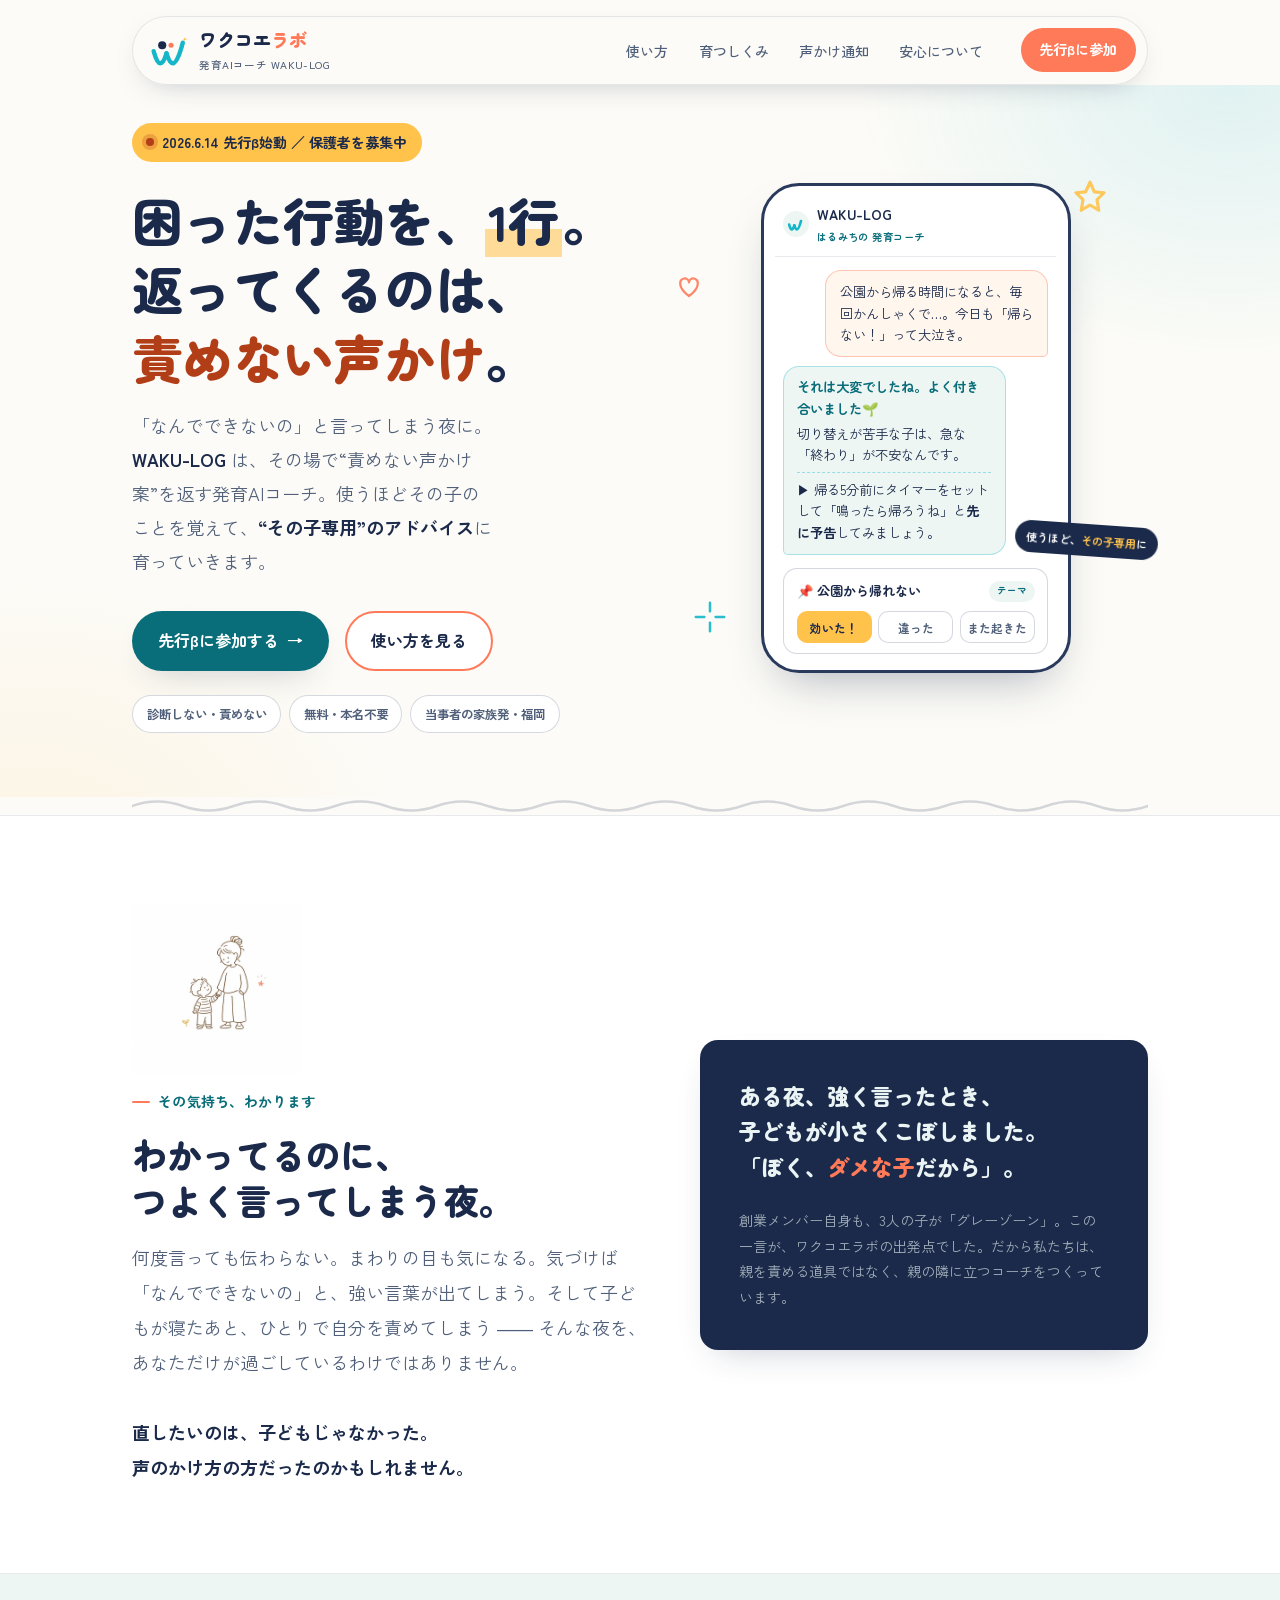
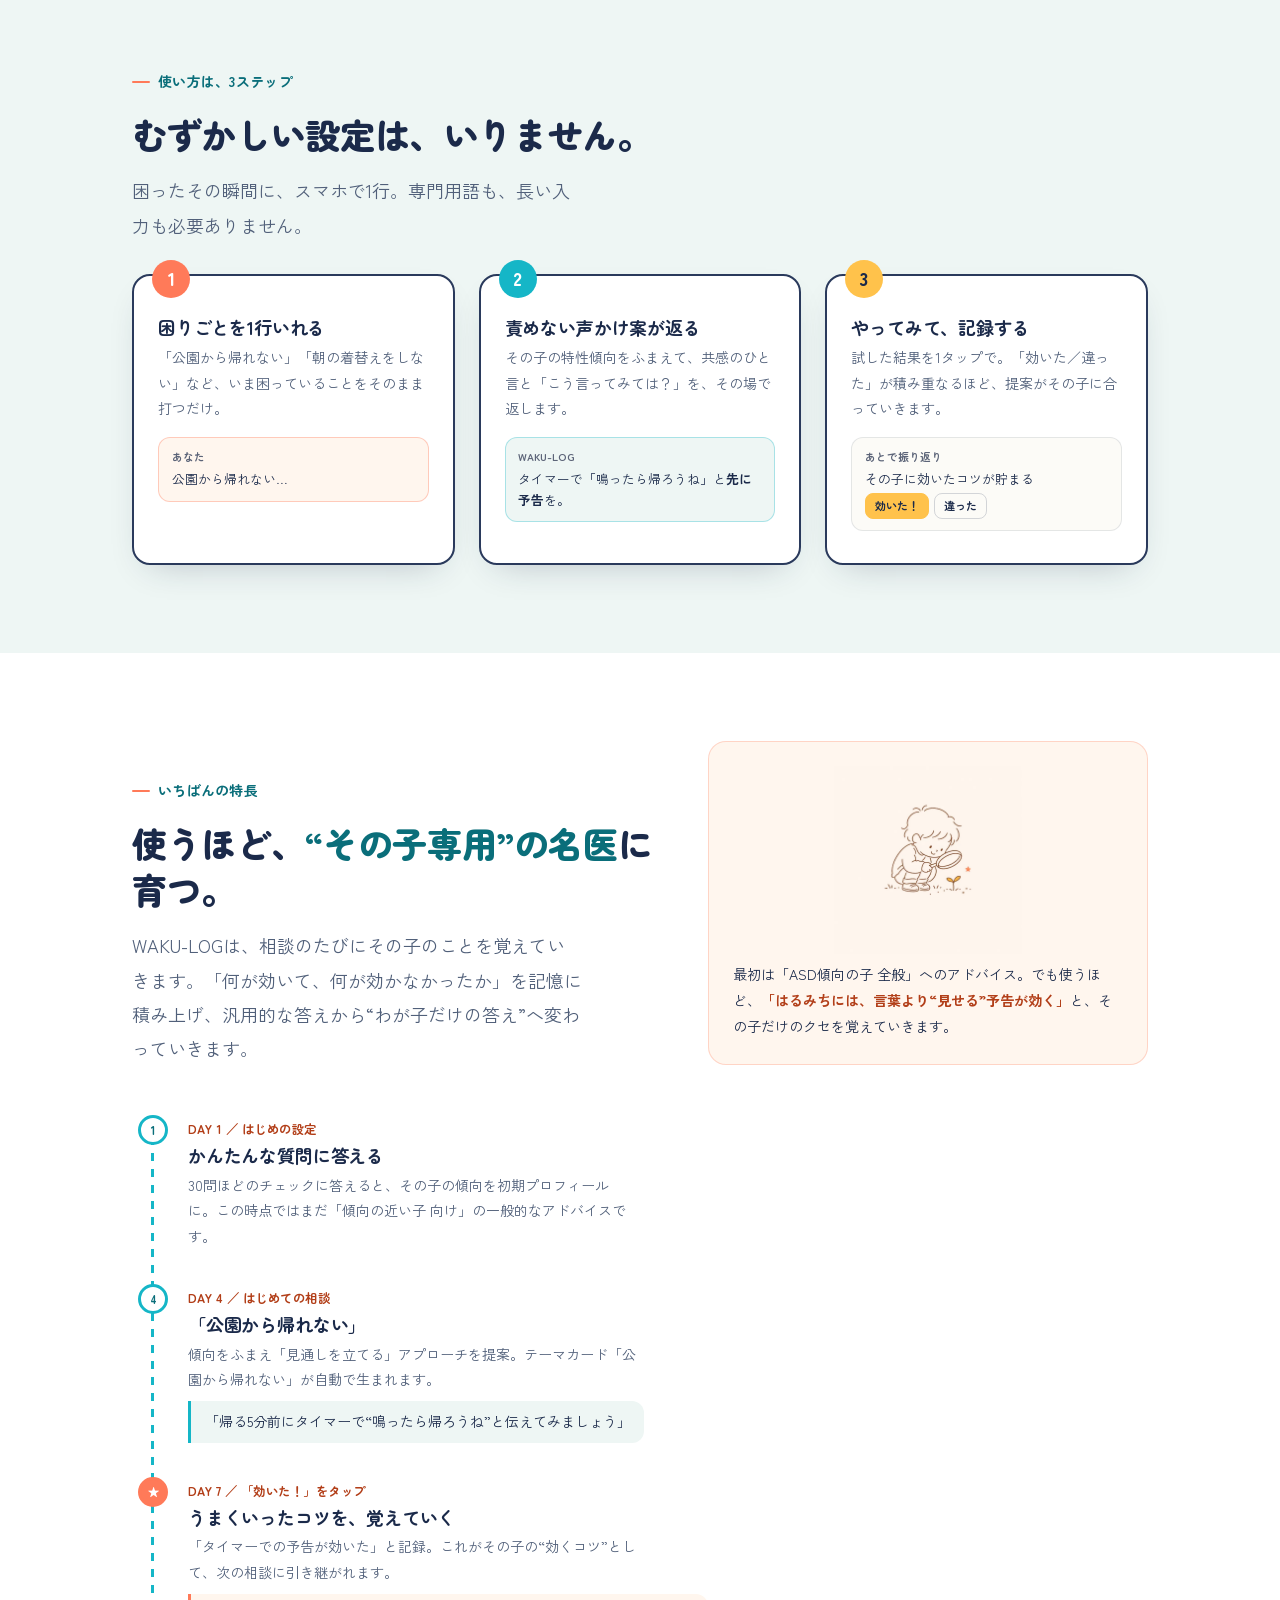
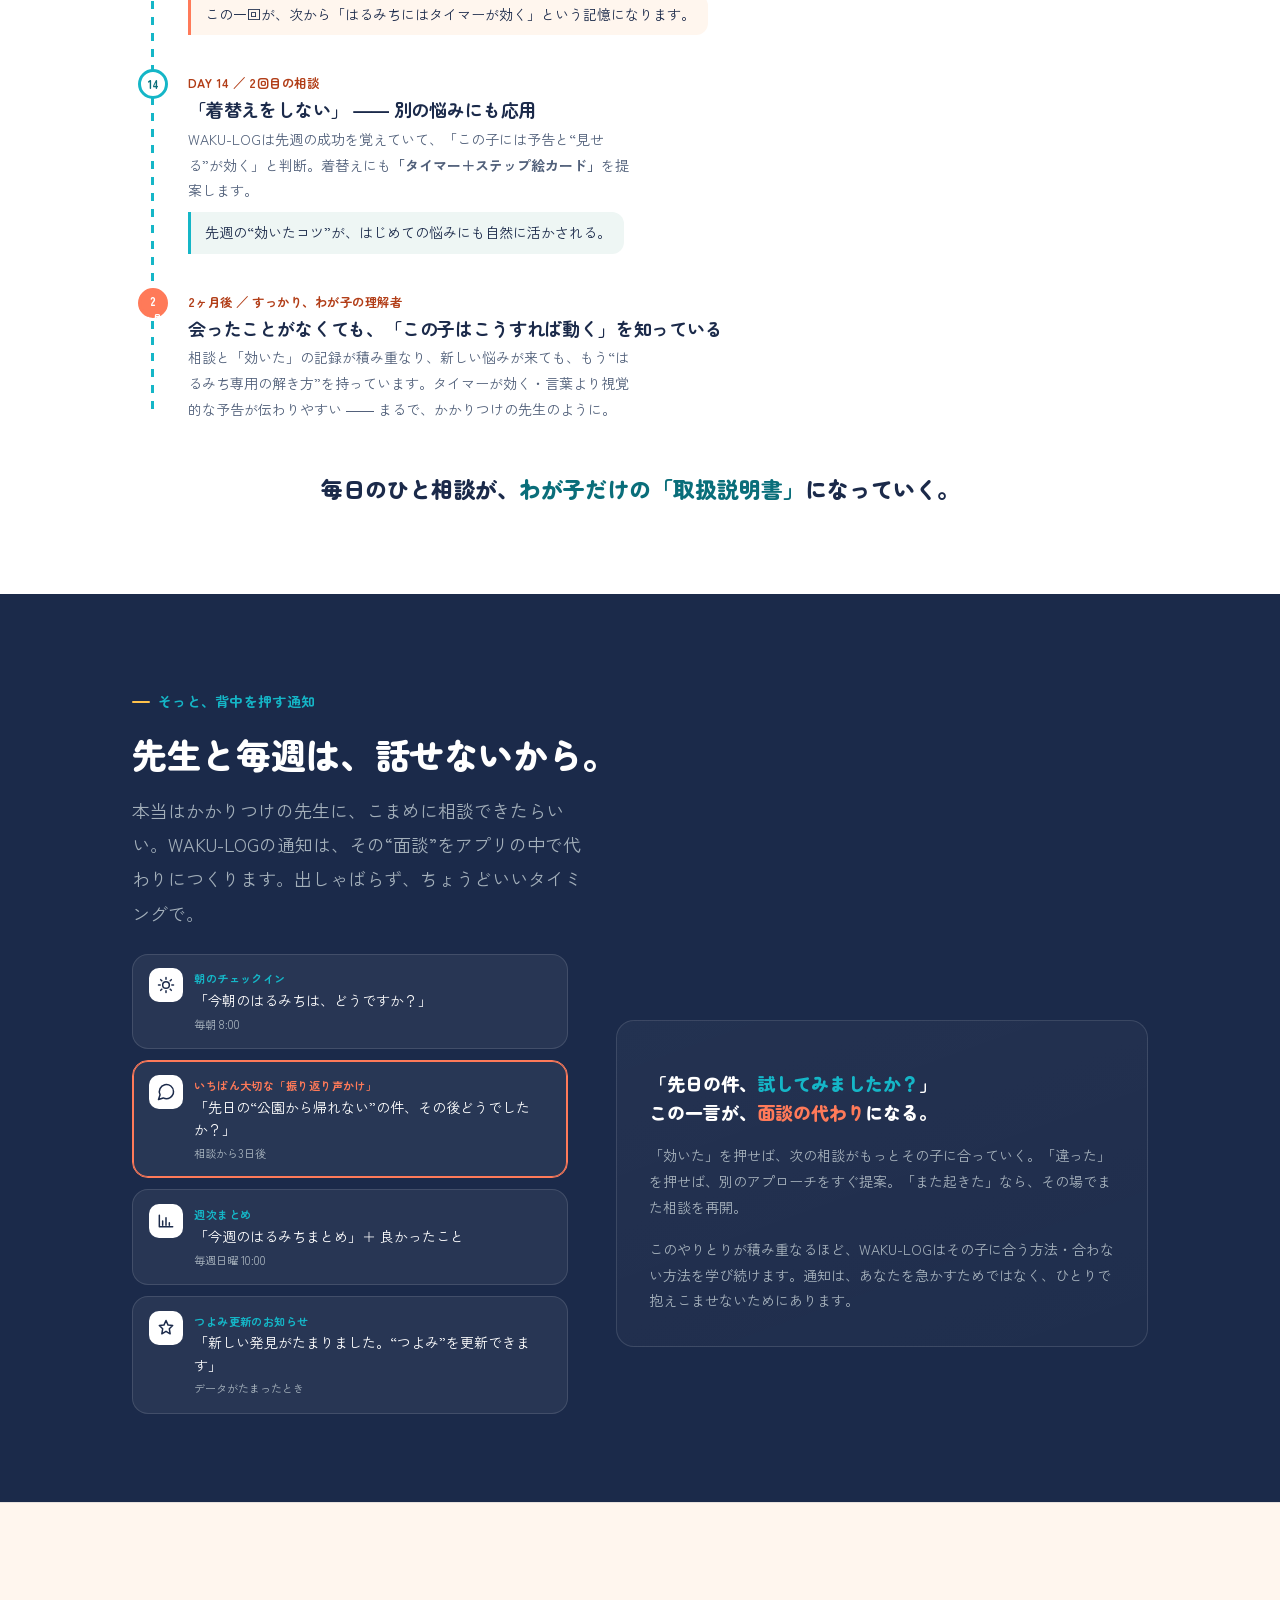
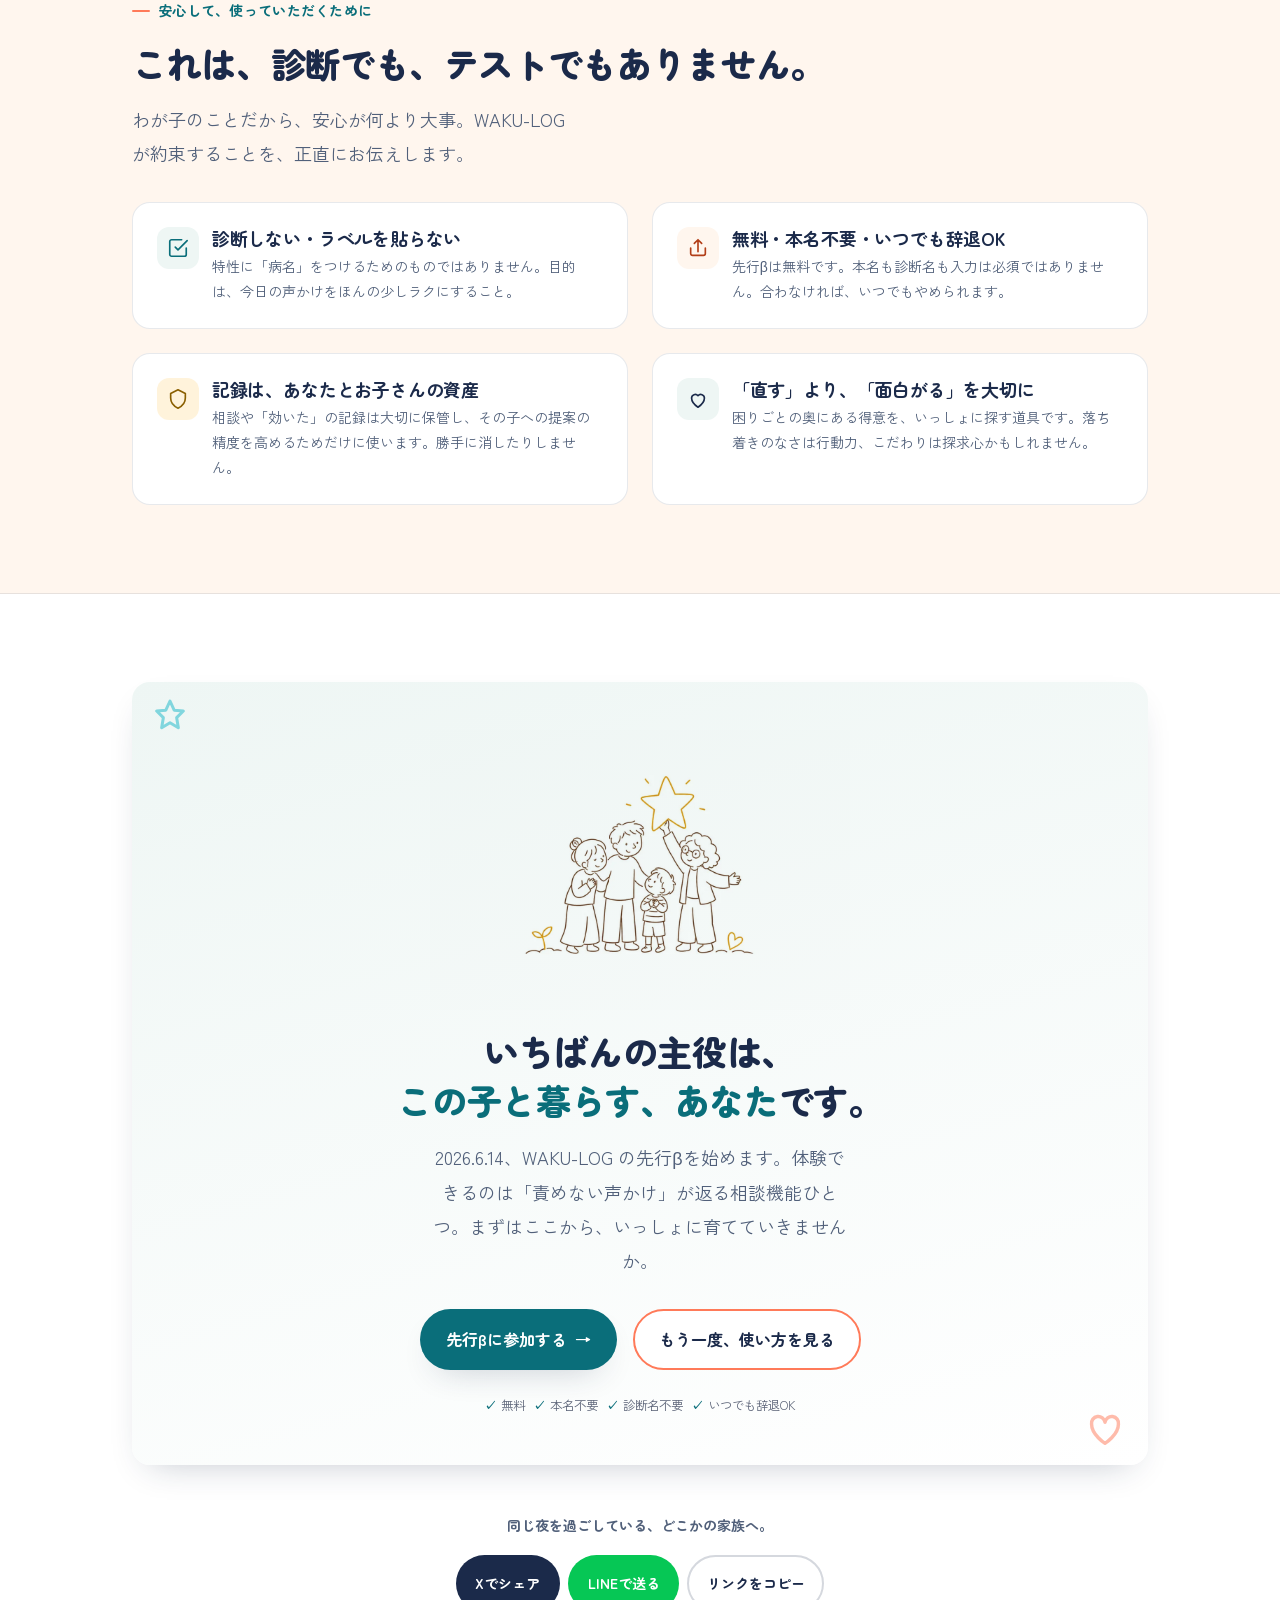
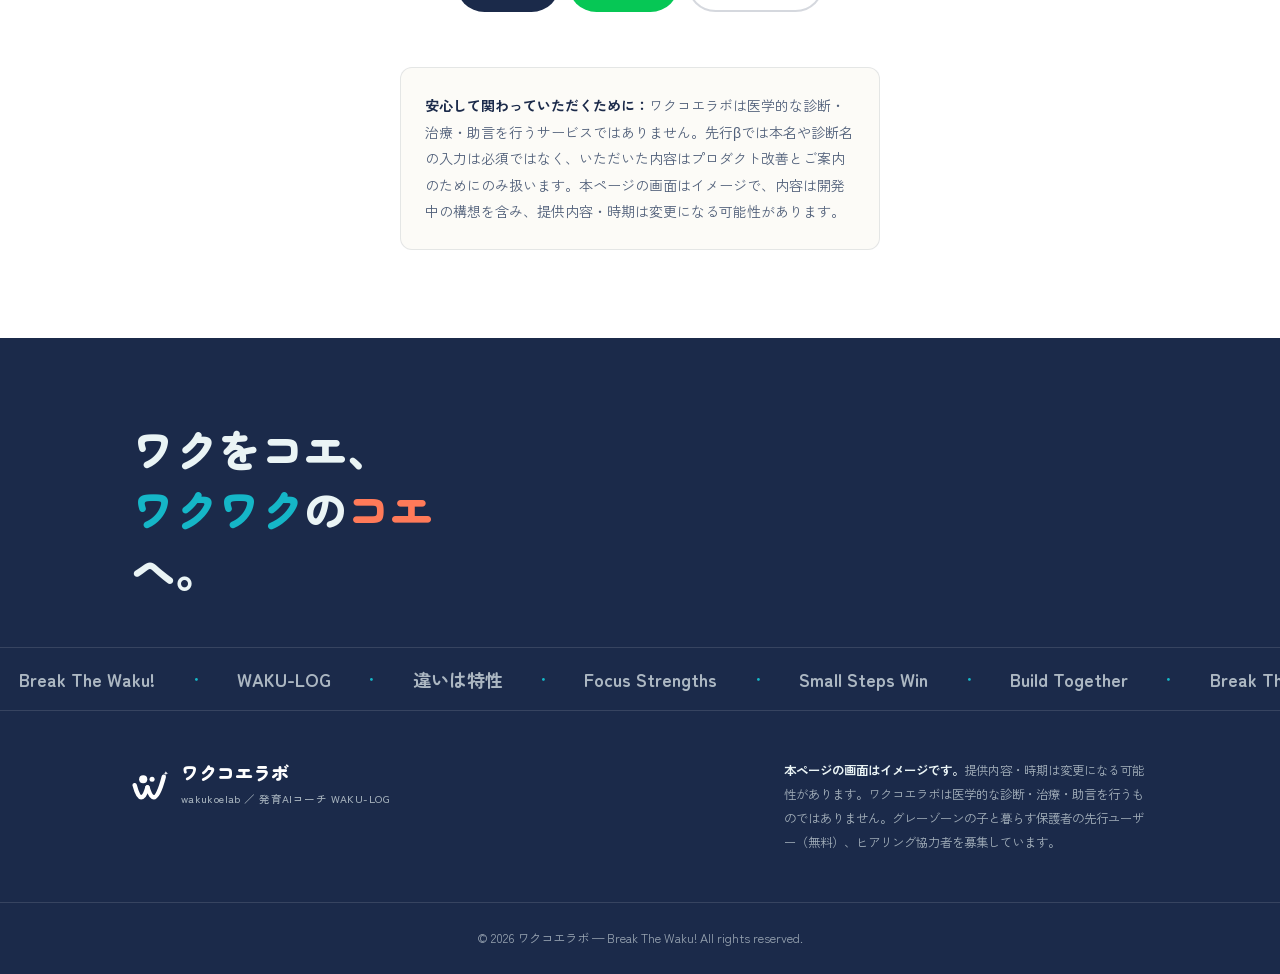
<file: index-v6.html>
<!doctype html>
<html lang="ja">
<head>
  <meta charset="utf-8" />
  <meta name="viewport" content="width=device-width, initial-scale=1, viewport-fit=cover" />
  <meta name="robots" content="noindex,nofollow" />
  <title>ワクコエラボ｜WAKU-LOG ― 使うほど“その子専用”に育つ、責めない声かけAIコーチ</title>
  <meta name="description" content="「なんでできないの」と言ってしまう夜に。困った行動を1行入れると、その場で責めない声かけ案が返る発育AIコーチ WAKU-LOG。使うほどその子のことを覚えて、“その子専用”のアドバイスに育ちます。診断しない・責めない。2026.6.14 先行β、保護者を募集中。" />
  <meta property="og:title" content="ワクコエラボ｜WAKU-LOG ― 使うほど“その子専用”に育つ声かけAIコーチ" />
  <meta property="og:description" content="困った行動を1行で、責めない声かけ案がその場で返る。使うほどその子を覚えていく発育AIコーチ。2026.6.14 先行β、保護者募集中。" />
  <meta property="og:type" content="website" />
  <meta property="og:url" content="https://cybersakurax.github.io/Break-The-Waku/index-v6.html" />
  <meta name="twitter:card" content="summary_large_image" />
  <link rel="icon" type="image/svg+xml" href="data:image/svg+xml,%3Csvg%20xmlns='http://www.w3.org/2000/svg'%20viewBox='360.59%20297.27%20150.4%20150.4'%3E%3Cpath%20d='M379.38%20376.62%20C386.50%20403.54%20393.62%20417.00%20400.75%20417.00%20C408.67%20417.00%20415.79%20405.92%20422.12%20383.75'%20fill='none'%20stroke='%2315B6C7'%20stroke-width='14.84'%20stroke-linecap='round'%20stroke-linejoin='round'/%3E%3Cpath%20d='M422.12%20383.75%20C429.25%20405.92%20436.38%20417.00%20443.50%20417.00%20C453.79%20417.00%20464.88%20394.04%20476.75%20348.12'%20fill='none'%20stroke='%2315B6C7'%20stroke-width='14.84'%20stroke-linecap='round'%20stroke-linejoin='round'/%3E%3Ccircle%20cx='407.88'%20cy='356.44'%20r='13.65'%20fill='%231B2A4A'/%3E%3Ccircle%20cx='437.56'%20cy='356.44'%20r='8.43'%20fill='%23FF7A59'/%3E%3Cpath%20d='M483.88%20327.94%20C483.88%20333.48%20486.65%20336.25%20492.19%20336.25%20C486.65%20336.25%20483.88%20339.02%20483.88%20344.56%20C483.88%20339.02%20481.10%20336.25%20475.56%20336.25%20C481.10%20336.25%20483.88%20333.48%20483.88%20327.94%20Z'%20fill='%23FFC24B'/%3E%3C/svg%3E" />
  <link rel="icon" href="favicon.ico" sizes="32x32" />
  <link rel="apple-touch-icon" href="apple-touch-icon.png" />
  <link rel="preconnect" href="https://fonts.googleapis.com">
  <link rel="preconnect" href="https://fonts.gstatic.com" crossorigin>
  <link href="https://fonts.googleapis.com/css2?family=Zen+Maru+Gothic:wght@500;700;900&family=Zen+Kaku+Gothic+New:wght@400;500;700&display=swap" rel="stylesheet">

  <style>
  /* ワクコエラボ v6 — 保護者向け × アプリ使用イメージ × 手描きテイスト
   * 宛先: 実際に使う保護者（3〜12歳グレーゾーンの子の親）。
   * 主役: WAKU-LOGの「使い心地」と「使うほどその子専用に育つ」体験。
   * テイスト: 白基調 + navyの手描き風線 + coral/sunの差し色（juku-michibiki / ピュアホワイトO2 参照）。
   * ブランドCSSはv5/tokens.css（公式ガイド準拠）を継承。
   */
  :root {
    --navy:#1B2A4A; --turquoise:#15B6C7; --coral:#FF7A59; --sun:#FFC24B;
    --teal-ink:#0A6E7A; --coral-ink:#B23E18; --navy-soft:#33456A; --navy-deep:#12203A; --sun-ink:#8A5F00;
    --paper:#FCFBF7; --paper-cool:#EEF6F4; --paper-warm:#FFF6EE; --surface:#ffffff;
    --ink:#1B2A4A; --ink-2:#51607A; --ink-3:#5C6478; --rule:rgba(27,42,74,.10); --rule-2:rgba(27,42,74,.18);
    --line:#2A3A5C; /* 手描き線の色 */
    --on-navy:#EAF4F5; --on-navy-2:rgba(234,244,245,.66); --surf-light:rgba(255,255,255,.06); --hair-light:rgba(255,255,255,.12);
    --focus:#0A6E7A;
    --font-display:"Zen Maru Gothic","Hiragino Maru Gothic ProN","Yu Gothic UI",sans-serif;
    --font-body:"Zen Kaku Gothic New","Hiragino Sans","Meiryo","Yu Gothic",sans-serif;
    --text-xs:0.78rem; --text-sm:0.875rem; --text-base:1rem; --text-md:1.125rem; --text-lg:1.375rem; --text-xl:1.75rem; --text-2xl:2.1875rem; --text-3xl:2.7rem;
    --text-display-s:clamp(2rem,4.5vw + 0.5rem,3.2rem);
    --space-2xs:0.5rem; --space-xs:0.75rem; --space-sm:1rem; --space-md:1.5rem; --space-lg:2rem; --space-xl:3rem;
    --radius-card:18px; --radius-sm:12px; --radius-pill:999px;
    --shadow-soft:0 14px 34px -18px rgba(27,42,74,.30); --shadow-lift:0 22px 48px -20px rgba(27,42,74,.38);
    --ease-out:cubic-bezier(0.16,1,0.3,1); --ease-in-out:cubic-bezier(0.65,0,0.35,1); --dur-short:200ms;
    --max:1080px; --z-nav:100;
  }
  *,*::before,*::after{box-sizing:border-box;margin:0;padding:0;}
  html{scroll-behavior:smooth;overflow-x:clip;}
  body{font-family:var(--font-body);background:var(--paper);color:var(--ink);line-height:1.85;font-size:var(--text-base);overflow-x:clip;-webkit-font-smoothing:antialiased;text-rendering:optimizeLegibility;text-autospace:normal;padding-inline:max(0px,env(safe-area-inset-left));}
  a{color:inherit;text-decoration:none;} svg{display:block;} img{max-width:100%;display:block;}
  ::selection{background:var(--sun);color:var(--navy);}
  .container{width:100%;max-width:var(--max);margin:0 auto;padding-inline:clamp(1.1rem,4vw,2rem);}
  .sr-only{position:absolute;width:1px;height:1px;padding:0;margin:-1px;overflow:hidden;clip:rect(0 0 0 0);white-space:nowrap;border:0;}
  h1,h2,h3,h4{font-family:var(--font-display);font-weight:700;line-height:1.3;letter-spacing:-0.01em;overflow-wrap:anywhere;min-width:0;}
  :where(a,button,input,summary):focus-visible{outline:3px solid var(--focus);outline-offset:3px;border-radius:6px;}

  section{padding-block:clamp(3.2rem,7vw,5.5rem);position:relative;scroll-margin-top:6rem;}
  .eyebrow{display:inline-flex;align-items:center;gap:var(--space-2xs);font-family:var(--font-display);font-weight:700;font-size:var(--text-sm);color:var(--teal-ink);letter-spacing:.02em;margin-bottom:var(--space-sm);}
  .eyebrow::before{content:"";width:18px;height:2px;background:var(--coral);border-radius:2px;}
  .sec-title{font-size:var(--text-2xl);font-weight:900;margin-bottom:var(--space-sm);line-height:1.32;}
  .sec-title .tq{color:var(--teal-ink);} .sec-title .co{color:var(--coral-ink);}
  .sec-lead{color:var(--ink-2);font-size:var(--text-md);max-width:50ch;line-height:1.9;}

  .btn{display:inline-flex;align-items:center;justify-content:center;gap:var(--space-2xs);padding:0.85rem 1.5rem;border-radius:var(--radius-pill);font-family:var(--font-display);font-weight:700;font-size:var(--text-base);cursor:pointer;border:2px solid transparent;white-space:nowrap;min-height:48px;transition:transform var(--dur-short) var(--ease-out),box-shadow var(--dur-short) var(--ease-out),background-color var(--dur-short) var(--ease-out);}
  .btn .ar{transition:transform var(--dur-short) var(--ease-out);}
  .btn-primary{background:var(--teal-ink);color:#fff;box-shadow:var(--shadow-soft);}
  .btn-secondary{background:var(--surface);color:var(--navy);border-color:var(--coral);}
  .btn-ghost{background:transparent;color:var(--navy);border-color:var(--rule-2);}
  @media (hover:hover){.btn-primary:hover{transform:translateY(-2px);box-shadow:var(--shadow-lift);}.btn-secondary:hover{transform:translateY(-2px);background:var(--paper-warm);}.btn-ghost:hover{background:var(--paper-cool);border-color:var(--teal-ink);}.btn:hover .ar{transform:translateX(3px);}}
  .btn:active{transform:translateY(0);}

  /* 手描き枠 — 非対称の角丸でラフな線に見せる */
  .hand{border:2.5px solid var(--line);border-radius:255px 14px 235px 16px/16px 235px 18px 255px;}
  .hand-2{border:2.5px solid var(--line);border-radius:18px 245px 16px 240px/235px 16px 250px 18px;}

  /* 手描き波線セパレータ */
  .wave{display:block;width:100%;height:18px;color:var(--rule-2);}
  .wave svg{width:100%;height:100%;}

  /* NAV */
  .nav-wrap{position:sticky;top:0;z-index:var(--z-nav);padding-top:clamp(0.6rem,2vw,1rem);}
  .nav{display:flex;align-items:center;gap:var(--space-md);max-width:var(--max);margin:0 auto;padding:0.55rem 0.7rem 0.55rem 1.1rem;background:rgba(252,251,247,.85);backdrop-filter:blur(14px) saturate(1.4);-webkit-backdrop-filter:blur(14px) saturate(1.4);border:1px solid var(--rule);border-radius:var(--radius-pill);box-shadow:0 10px 30px -16px rgba(27,42,74,.35);}
  .brand{display:flex;align-items:center;gap:0.6rem;margin-inline-end:auto;}
  .brand-mark{height:32px;width:auto;flex:none;}
  .brand-name{font-family:var(--font-display);font-weight:900;font-size:var(--text-md);color:var(--navy);line-height:1.1;}
  .brand-sub{font-size:0.66rem;color:var(--ink-2);font-weight:500;letter-spacing:.04em;display:block;}
  .nav-links{display:flex;align-items:center;gap:0.2rem;list-style:none;}
  .nav-links a{padding:0.5rem 0.85rem;border-radius:var(--radius-pill);font-size:var(--text-sm);font-weight:500;color:var(--ink-2);white-space:nowrap;transition:color var(--dur-short),background-color var(--dur-short);}
  @media (hover:hover){.nav-links a:hover{color:var(--navy);background:var(--paper-cool);}}
  .nav-cta{padding:0.55rem 1.15rem;border-radius:var(--radius-pill);font-family:var(--font-display);font-weight:700;font-size:var(--text-sm);background:var(--coral);color:#fff;white-space:nowrap;min-height:44px;display:inline-flex;align-items:center;transition:transform var(--dur-short),filter var(--dur-short);}
  @media (hover:hover){.nav-cta:hover{filter:brightness(1.04);transform:translateY(-1px);}}
  .nav-toggle{display:none;width:44px;height:44px;border:none;background:transparent;cursor:pointer;align-items:center;justify-content:center;border-radius:12px;color:var(--navy);}
  .nav-toggle svg{width:24px;height:24px;}

  /* HERO */
  .hero{padding-top:clamp(1.4rem,3vw,2.4rem);padding-bottom:clamp(2.4rem,6vw,4rem);overflow:clip;}
  .hero::before{content:"";position:absolute;inset:0;z-index:-1;pointer-events:none;background:radial-gradient(620px 460px at 96% 0%,rgba(21,182,199,.12),transparent 60%),radial-gradient(640px 480px at 2% 110%,rgba(255,194,75,.12),transparent 62%);}
  .hero-grid{display:grid;grid-template-columns:1.04fr 0.96fr;gap:clamp(1.5rem,4vw,3rem);align-items:center;}
  .badge{display:inline-flex;align-items:center;gap:var(--space-2xs);padding:0.4rem 0.9rem;border-radius:var(--radius-pill);background:var(--sun);color:var(--navy);font-family:var(--font-display);font-weight:700;font-size:var(--text-sm);}
  .badge .dot{width:8px;height:8px;border-radius:50%;background:var(--coral-ink);box-shadow:0 0 0 4px rgba(178,62,24,.25);animation:pulse 2.4s var(--ease-in-out) infinite;}
  @keyframes pulse{0%,100%{box-shadow:0 0 0 4px rgba(178,62,24,.25);}50%{box-shadow:0 0 0 8px rgba(178,62,24,.06);}}
  .hero-catch{font-family:var(--font-display);font-weight:900;font-size:var(--text-display-s);line-height:1.34;letter-spacing:-0.01em;color:var(--navy);margin:var(--space-md) 0 var(--space-sm);}
  .hero-catch .tq{color:var(--teal-ink);} .hero-catch .co{color:var(--coral-ink);}
  .hero-catch .u{background:linear-gradient(transparent 62%,rgba(255,194,75,.55) 0);padding-inline:.05em;}
  .hero-sub{color:var(--ink-2);font-size:var(--text-md);max-width:40ch;line-height:1.9;margin-bottom:var(--space-lg);}
  .hero-btns{display:flex;flex-wrap:wrap;gap:var(--space-sm);margin-bottom:var(--space-md);}
  .trust{display:flex;flex-wrap:wrap;gap:var(--space-2xs);}
  .pill{padding:0.4rem 0.85rem;border-radius:var(--radius-pill);background:var(--surface);border:1px solid var(--rule-2);color:var(--ink-2);font-size:var(--text-xs);font-weight:700;}

  /* PHONE MOCK — アプリ使用イメージの核 */
  .phone-stage{position:relative;display:flex;justify-content:center;}
  .phone-stage .doodle{position:absolute;color:var(--coral);opacity:.9;pointer-events:none;}
  .phone-stage .doodle.star{top:-6px;right:8%;color:var(--sun);width:42px;}
  .phone-stage .doodle.spark{bottom:8%;left:2%;color:var(--turquoise);width:34px;}
  .phone-stage .doodle.heart{top:18%;left:-2%;color:var(--coral);width:30px;}
  .phone{position:relative;width:min(310px,82vw);background:#fff;border:3px solid var(--line);border-radius:38px;padding:0.7rem 0.7rem 1rem;box-shadow:var(--shadow-lift);}
  .phone-bar{display:flex;align-items:center;gap:.5rem;padding:0.3rem 0.5rem 0.6rem;border-bottom:1.5px solid var(--rule);}
  .phone-bar .dotmark{width:26px;height:26px;border-radius:50%;background:var(--paper-cool);display:grid;place-items:center;}
  .phone-bar .dotmark svg{width:16px;height:16px;}
  .phone-bar .ttl{font-family:var(--font-display);font-weight:700;font-size:var(--text-sm);color:var(--navy);}
  .phone-bar .ttl small{display:block;font-size:0.64rem;color:var(--teal-ink);font-weight:700;letter-spacing:.04em;}
  .chat{padding:0.8rem 0.5rem 0.3rem;display:flex;flex-direction:column;gap:0.55rem;}
  .msg{max-width:84%;padding:0.6rem 0.85rem;font-size:0.83rem;line-height:1.65;border-radius:16px;}
  .msg.me{align-self:flex-end;background:var(--paper-warm);border:1.5px solid rgba(255,122,89,.4);color:var(--navy);border-bottom-right-radius:5px;}
  .msg.ai{align-self:flex-start;background:var(--paper-cool);border:1.5px solid rgba(21,182,199,.32);color:var(--navy);border-bottom-left-radius:5px;}
  .msg.ai .care{display:block;color:var(--teal-ink);font-weight:700;margin-bottom:.15rem;font-family:var(--font-display);}
  .msg.ai .sug{display:block;margin-top:.35rem;padding-top:.35rem;border-top:1px dashed rgba(21,182,199,.4);}
  .tcard{margin:0.5rem 0.5rem 0;padding:0.65rem 0.8rem;background:#fff;border:1.5px solid var(--rule-2);border-radius:14px;}
  .tcard .tt{display:flex;align-items:center;gap:.4rem;font-family:var(--font-display);font-weight:700;font-size:0.82rem;color:var(--navy);}
  .tcard .tt .tag{margin-inline-start:auto;font-size:0.6rem;font-weight:700;color:var(--teal-ink);background:var(--paper-cool);padding:.1rem .5rem;border-radius:999px;}
  .fb-row{display:flex;gap:.4rem;margin-top:.5rem;}
  .fb-btn{flex:1;font-family:var(--font-display);font-weight:700;font-size:0.74rem;padding:.4rem;border-radius:10px;border:1.5px solid var(--rule-2);background:#fff;color:var(--ink-2);}
  .fb-btn.on{background:var(--sun);border-color:var(--sun);color:var(--navy);}
  .phone-hint{position:absolute;right:-10px;bottom:24%;background:var(--navy);color:#fff;font-family:var(--font-display);font-weight:700;font-size:0.7rem;padding:.35rem .7rem;border-radius:999px;box-shadow:var(--shadow-soft);transform:rotate(4deg);}
  .phone-hint .co{color:var(--sun);}

  .rise{opacity:0;transform:translateY(14px);animation:rise 0.7s var(--ease-out) forwards;}
  .rise.d1{animation-delay:.06s;}.rise.d2{animation-delay:.14s;}.rise.d3{animation-delay:.22s;}.rise.d4{animation-delay:.30s;}
  @keyframes rise{to{opacity:1;transform:none;}}

  /* KIMOCHI — 共感 */
  .kimochi{background:var(--surface);border-block:1px solid var(--rule);}
  .kimochi-grid{display:grid;grid-template-columns:1fr 0.86fr;gap:clamp(1.5rem,4vw,3rem);align-items:center;}
  .kimochi-lead{color:var(--ink-2);font-size:var(--text-md);line-height:1.95;margin-top:var(--space-sm);}
  .kimochi-lead b{color:var(--navy);}
  .quote-block{background:var(--navy);color:var(--on-navy);border-radius:var(--radius-card);padding:clamp(1.6rem,4vw,2.4rem);box-shadow:var(--shadow-soft);position:relative;}
  .quote-block .q{font-family:var(--font-display);font-weight:900;font-size:var(--text-lg);line-height:1.6;}
  .quote-block .q .co{color:var(--coral);} .quote-block .q .tq{color:var(--turquoise);}
  .quote-block .q-sub{color:var(--on-navy-2);font-size:var(--text-sm);margin-top:var(--space-md);line-height:1.85;}

  /* HOW — 使い方3ステップ */
  .how{background:var(--paper-cool);}
  .step-grid{display:grid;grid-template-columns:repeat(3,minmax(0,1fr));gap:var(--space-md);margin-top:var(--space-lg);}
  .step{background:#fff;border-radius:var(--radius-card);padding:var(--space-lg) var(--space-md);position:relative;box-shadow:var(--shadow-soft);}
  .step .no{position:absolute;top:-16px;left:18px;width:38px;height:38px;border-radius:50%;background:var(--coral);color:#fff;font-family:var(--font-display);font-weight:900;display:grid;place-items:center;font-size:var(--text-md);box-shadow:var(--shadow-soft);}
  .step:nth-child(2) .no{background:var(--turquoise);} .step:nth-child(3) .no{background:var(--sun);color:var(--navy);}
  .step h3{font-size:var(--text-md);color:var(--navy);margin:var(--space-2xs) 0 .4rem;}
  .step p{color:var(--ink-2);font-size:var(--text-sm);line-height:1.8;}
  .step .mini{margin-top:var(--space-sm);padding:0.7rem 0.8rem;border-radius:12px;background:var(--paper);border:1px solid var(--rule);font-size:0.8rem;line-height:1.6;color:var(--navy);}
  .step .mini.me{background:var(--paper-warm);border-color:rgba(255,122,89,.35);}
  .step .mini.ai{background:var(--paper-cool);border-color:rgba(21,182,199,.32);}
  .step .mini .lab{display:block;font-family:var(--font-display);font-weight:700;font-size:0.66rem;color:var(--ink-3);margin-bottom:.2rem;}
  .step .mini .fbline{display:flex;gap:.35rem;margin-top:.2rem;}
  .step .mini .fbline span{font-family:var(--font-display);font-weight:700;font-size:0.7rem;padding:.2rem .55rem;border-radius:8px;border:1.5px solid var(--rule-2);}
  .step .mini .fbline span.on{background:var(--sun);border-color:var(--sun);color:var(--navy);}

  /* GROW — はるみちタイムライン */
  .grow{background:var(--surface);}
  .grow-intro{display:grid;grid-template-columns:1fr 0.82fr;gap:clamp(1.2rem,4vw,2.4rem);align-items:end;}
  .grow-note{background:var(--paper-warm);border:1px solid rgba(255,122,89,.28);border-radius:var(--radius-card);padding:var(--space-md);font-size:var(--text-sm);line-height:1.85;color:var(--navy);}
  .grow-note b{color:var(--coral-ink);}
  .tl{margin-top:var(--space-xl);position:relative;padding-left:0;}
  .tl::before{content:"";position:absolute;left:19px;top:8px;bottom:8px;width:3px;background:repeating-linear-gradient(var(--turquoise) 0 8px,transparent 8px 16px);border-radius:3px;}
  .tl-item{position:relative;padding:0 0 var(--space-lg) 56px;}
  .tl-item:last-child{padding-bottom:0;}
  .tl-dot{position:absolute;left:6px;top:2px;width:30px;height:30px;border-radius:50%;background:#fff;border:3px solid var(--turquoise);display:grid;place-items:center;font-family:var(--font-display);font-weight:900;font-size:0.7rem;color:var(--teal-ink);z-index:1;}
  .tl-item.peak .tl-dot{background:var(--coral);border-color:var(--coral);color:#fff;}
  .tl-day{font-family:var(--font-display);font-weight:700;font-size:var(--text-xs);letter-spacing:.04em;color:var(--coral-ink);}
  .tl-item h3{font-size:var(--text-md);color:var(--navy);margin:.1rem 0 .3rem;}
  .tl-item p{color:var(--ink-2);font-size:var(--text-sm);line-height:1.85;max-width:56ch;}
  .tl-item .say{display:inline-block;margin-top:.5rem;padding:.55rem .85rem;background:var(--paper-cool);border-left:3px solid var(--turquoise);border-radius:0 12px 12px 0;font-size:var(--text-sm);color:var(--navy);line-height:1.7;}
  .tl-item .say.warm{background:var(--paper-warm);border-left-color:var(--coral);}
  .grow-kicker{margin-top:var(--space-xl);text-align:center;font-family:var(--font-display);font-weight:900;font-size:var(--text-lg);color:var(--navy);line-height:1.6;}
  .grow-kicker .tq{color:var(--teal-ink);}

  /* SODACHI — 通知=面談 */
  .sodachi{background:var(--navy);color:var(--on-navy);}
  .sodachi .eyebrow{color:var(--turquoise);} .sodachi .eyebrow::before{background:var(--sun);}
  .sodachi .sec-title{color:#fff;}
  .sodachi .sec-lead{color:var(--on-navy-2);}
  .noti-grid{display:grid;grid-template-columns:0.9fr 1.1fr;gap:clamp(1.5rem,4vw,3rem);align-items:center;margin-top:var(--space-md);}
  .noti{display:flex;flex-direction:column;gap:0.7rem;}
  .noti-card{display:flex;gap:0.7rem;align-items:flex-start;background:var(--surf-light);border:1px solid var(--hair-light);border-radius:16px;padding:0.85rem 1rem;}
  .noti-card .ic{width:34px;height:34px;border-radius:10px;background:#fff;flex:none;display:grid;place-items:center;}
  .noti-card .ic svg{width:20px;height:20px;color:var(--navy);}
  .noti-card.peak{border-color:var(--coral);box-shadow:0 0 0 1px var(--coral) inset;}
  .noti-card .k{font-family:var(--font-display);font-weight:700;font-size:0.7rem;letter-spacing:.04em;color:var(--turquoise);}
  .noti-card.peak .k{color:var(--coral);}
  .noti-card .tx{font-size:var(--text-sm);color:#fff;line-height:1.6;}
  .noti-card .tm{font-size:0.7rem;color:var(--on-navy-2);margin-top:.15rem;}
  .noti-why{background:linear-gradient(160deg,rgba(255,255,255,.04),rgba(255,255,255,.02));border:1px solid var(--hair-light);border-radius:var(--radius-card);padding:clamp(1.4rem,3.5vw,2rem);}
  .noti-why .q{font-family:var(--font-display);font-weight:900;font-size:var(--text-md);color:#fff;line-height:1.6;}
  .noti-why .q .co{color:var(--coral);} .noti-why .q .tq{color:var(--turquoise);}
  .noti-why p{color:var(--on-navy-2);font-size:var(--text-sm);line-height:1.85;margin-top:var(--space-sm);}

  /* ANSHIN */
  .anshin{background:var(--paper-warm);border-block:1px solid var(--rule);}
  .anshin-grid{display:grid;grid-template-columns:repeat(2,minmax(0,1fr));gap:var(--space-md);margin-top:var(--space-lg);}
  .ac{display:flex;gap:0.8rem;align-items:flex-start;background:#fff;border:1px solid var(--rule);border-radius:var(--radius-card);padding:var(--space-md);}
  .ac .ic{width:42px;height:42px;border-radius:12px;background:var(--paper-cool);flex:none;display:grid;place-items:center;color:var(--teal-ink);}
  .ac:nth-child(2) .ic{background:var(--paper-warm);color:var(--coral-ink);} .ac:nth-child(3) .ic{background:rgba(255,194,75,.2);color:var(--sun-ink);} .ac:nth-child(4) .ic{background:var(--paper-cool);color:var(--navy);}
  .ac .ic svg{width:22px;height:22px;}
  .ac h3{font-size:var(--text-md);color:var(--navy);margin-bottom:.2rem;}
  .ac p{color:var(--ink-2);font-size:var(--text-sm);line-height:1.8;}

  /* JOIN */
  .join{background:var(--surface);}
  .join-card-main{background:linear-gradient(165deg,var(--paper-cool),#fff);border-radius:var(--radius-card);padding:clamp(1.8rem,5vw,3rem);box-shadow:var(--shadow-soft);text-align:center;position:relative;overflow:hidden;}
  .join-card-main .doodle{position:absolute;color:var(--sun);opacity:.5;}
  .join-card-main .doodle.a{top:14px;left:18px;width:40px;color:var(--turquoise);} .join-card-main .doodle.b{bottom:14px;right:20px;width:46px;color:var(--coral);}
  .join-card-main h2{font-size:var(--text-2xl);color:var(--navy);font-weight:900;line-height:1.4;}
  .join-card-main h2 .tq{color:var(--teal-ink);} .join-card-main h2 .co{color:var(--coral-ink);}
  .join-card-main p{color:var(--ink-2);font-size:var(--text-md);line-height:1.9;margin:var(--space-sm) auto var(--space-lg);max-width:46ch;}
  .join-btns{display:flex;flex-wrap:wrap;gap:var(--space-sm);justify-content:center;}
  .join-mini{display:flex;flex-wrap:wrap;gap:var(--space-2xs);justify-content:center;margin-top:var(--space-md);color:var(--ink-3);font-size:var(--text-xs);}
  .join-mini span{display:inline-flex;align-items:center;gap:.3rem;}
  .join-mini span::before{content:"✓";color:var(--teal-ink);font-weight:900;}
  .share-row{margin-top:var(--space-xl);text-align:center;}
  .share-row .lab{font-family:var(--font-display);font-weight:700;color:var(--ink-2);font-size:var(--text-sm);margin-bottom:var(--space-sm);}
  .share{display:flex;flex-wrap:wrap;gap:var(--space-2xs);justify-content:center;}
  .share .btn{padding-inline:1.1rem;font-size:var(--text-sm);}
  .share-x{background:var(--navy);color:#fff;} @media (hover:hover){.share-x:hover{background:var(--navy-soft);transform:translateY(-2px);}}
  .share-line{background:#06C755;color:#fff;} @media (hover:hover){.share-line:hover{filter:brightness(1.05);transform:translateY(-2px);}}
  .copy-ok{font-size:var(--text-xs);color:var(--teal-ink);font-weight:700;margin-top:var(--space-2xs);min-height:1.2em;}
  .join-note{margin-top:var(--space-lg);padding:var(--space-md);border-radius:var(--radius-sm);background:var(--paper);border:1px solid var(--rule);color:var(--ink-2);font-size:var(--text-sm);line-height:1.9;max-width:60ch;margin-inline:auto;}
  .join-note b{color:var(--navy);}

  /* 手描きイラスト — 白背景をページの紙色に溶かす */
  .hand-illust{line-height:0;}
  .hand-illust img{mix-blend-mode:multiply;width:100%;height:auto;}
  .kimochi-illust{max-width:170px;margin-bottom:var(--space-2xs);}
  .gn-illust{max-width:188px;margin:0 auto var(--space-2xs);}
  .join-illust{max-width:420px;margin:0 auto var(--space-sm);}
  /* ヒーロー右カラム = スマホ画面（製品）+ 覗き込む親子（使う人） */
  .hero-visual{display:flex;flex-direction:column;align-items:center;gap:var(--space-2xs);}
  .hero-people{max-width:300px;margin-top:0;}
  .hero-people figcaption{margin-top:.1rem;text-align:center;font-family:var(--font-display);font-weight:700;font-size:var(--text-sm);color:var(--ink-2);line-height:0;}

  /* FOOTER */
  footer{background:var(--navy);color:var(--on-navy);padding-top:clamp(3rem,7vw,5rem);}
  .foot-statement{font-family:var(--font-display);font-weight:900;font-size:var(--text-3xl);line-height:1.4;max-width:16ch;}
  .foot-statement .tq{color:var(--turquoise);} .foot-statement .co{color:var(--coral);}
  .marquee{margin-top:clamp(2rem,5vw,3rem);overflow:clip;border-block:1px solid var(--hair-light);padding-block:0.9rem;}
  .marquee-track{display:inline-flex;gap:0;white-space:nowrap;will-change:transform;animation:scroll 32s linear infinite;}
  .marquee-track span{font-family:var(--font-display);font-weight:700;font-size:var(--text-md);color:rgba(234,244,245,.7);padding-inline:1.2rem;}
  .marquee-track span::after{content:"·";margin-left:2.4rem;color:var(--turquoise);}
  @keyframes scroll{to{transform:translateX(-50%);}}
  @media (hover:hover){.marquee:hover .marquee-track{animation-play-state:paused;}}
  .foot-meta{display:flex;flex-wrap:wrap;justify-content:space-between;gap:var(--space-lg);padding-block:clamp(2rem,5vw,3rem);}
  .foot-brand .brand-name{color:#fff;} .foot-brand .brand-sub{color:var(--on-navy-2);}
  .foot-note{font-size:var(--text-xs);line-height:1.9;max-width:52ch;color:var(--on-navy-2);} .foot-note b{color:var(--on-navy);}
  .foot-copy{text-align:center;padding-block:var(--space-md);border-top:1px solid var(--hair-light);font-size:var(--text-xs);color:rgba(234,244,245,.62);}

  /* MOBILE */
  @media (max-width:60rem){
    .hero-grid{grid-template-columns:1fr;}
    .phone-stage{order:-1;margin-bottom:var(--space-sm);}
    .kimochi-grid,.grow-intro,.noti-grid{grid-template-columns:1fr;}
    .step-grid{grid-template-columns:1fr;gap:var(--space-lg);}
    .step .no{left:18px;}
  }
  @media (max-width:52rem){
    .nav{flex-wrap:wrap;row-gap:0.45rem;}
    .nav-links,.nav-cta{display:none;}
    .nav-toggle{display:inline-grid;}
    .nav.open{border-radius:var(--radius-card);}
    .nav.open .nav-links{display:flex;flex-direction:column;align-items:stretch;flex-basis:100%;order:3;gap:0.15rem;padding-top:0.5rem;border-top:1px solid var(--rule);}
    .nav.open .nav-links a{padding:0.8rem 0.9rem;border-radius:12px;}
    .nav.open .nav-cta{display:inline-flex;justify-content:center;flex-basis:100%;order:4;}
  }
  @media (max-width:40rem){
    .anshin-grid{grid-template-columns:1fr;}
    .btn{width:100%;white-space:normal;} .hero-btns .btn{width:100%;} .join-btns .btn{width:100%;} .share .btn{width:100%;}
  }
  @media (prefers-reduced-motion:reduce){
    html{scroll-behavior:auto;}
    *,*::before,*::after{animation-duration:0.001ms !important;animation-iteration-count:1 !important;transition-duration:0.001ms !important;}
    .rise{opacity:1;transform:none;} .marquee-track{animation:none;transform:none;}
  }
  </style>
</head>
<body>

<!-- NAV -->
<div class="nav-wrap">
  <div class="container">
    <nav class="nav" id="nav" aria-label="メインナビゲーション">
      <a href="#top" class="brand" aria-label="ワクコエラボ ホーム">
        <svg class="brand-mark" viewBox="370.38 318.94 130.81 107.06" aria-hidden="true">
          <path d="M379.38 376.62 C386.50 403.54 393.62 417.00 400.75 417.00 C408.67 417.00 415.79 405.92 422.12 383.75" fill="none" stroke="#15B6C7" stroke-width="14.84" stroke-linecap="round" stroke-linejoin="round"/>
          <path d="M422.12 383.75 C429.25 405.92 436.38 417.00 443.50 417.00 C453.79 417.00 464.88 394.04 476.75 348.12" fill="none" stroke="#15B6C7" stroke-width="14.84" stroke-linecap="round" stroke-linejoin="round"/>
          <circle cx="407.88" cy="356.44" r="13.65" fill="#1B2A4A"/><circle cx="437.56" cy="356.44" r="8.43" fill="#FF7A59"/>
          <path d="M483.88 327.94 C483.88 333.48 486.65 336.25 492.19 336.25 C486.65 336.25 483.88 339.02 483.88 344.56 C483.88 339.02 481.10 336.25 475.56 336.25 C481.10 336.25 483.88 333.48 483.88 327.94 Z" fill="#FFC24B"/>
        </svg>
        <span><span class="brand-name">ワクコエ<span style="color:var(--coral)">ラボ</span></span><span class="brand-sub">発育AIコーチ WAKU-LOG</span></span>
      </a>
      <ul class="nav-links" id="navMenu">
        <li><a href="#how">使い方</a></li>
        <li><a href="#grow">育つしくみ</a></li>
        <li><a href="#sodachi">声かけ通知</a></li>
        <li><a href="#anshin">安心について</a></li>
      </ul>
      <a href="#join" class="nav-cta">先行βに参加</a>
      <button class="nav-toggle" id="navToggle" aria-label="メニューを開く" aria-expanded="false" aria-controls="navMenu">
        <svg viewBox="0 0 24 24" fill="none" stroke="currentColor" stroke-width="2.2" stroke-linecap="round" aria-hidden="true"><path d="M4 7h16M4 12h16M4 17h16"/></svg>
      </button>
    </nav>
  </div>
</div>

<!-- HERO -->
<section class="hero" id="top">
  <div class="container">
    <div class="hero-grid">
      <div>
        <span class="badge rise"><span class="dot"></span>2026.6.14 先行β始動 ／ 保護者を募集中</span>
        <h1 class="hero-catch rise d1">困った行動を、<span class="u">1行</span>。<br>返ってくるのは、<br><span class="co">責めない声かけ</span>。</h1>
        <p class="hero-sub rise d2">「なんでできないの」と言ってしまう夜に。<b style="color:var(--navy)">WAKU-LOG</b> は、その場で“責めない声かけ案”を返す発育AIコーチ。使うほどその子のことを覚えて、<b style="color:var(--navy)">“その子専用”のアドバイス</b>に育っていきます。</p>
        <div class="hero-btns rise d3">
          <a href="#join" class="btn btn-primary">先行βに参加する <span class="ar" aria-hidden="true">→</span></a>
          <a href="#how" class="btn btn-secondary">使い方を見る</a>
        </div>
        <div class="trust rise d4" aria-label="WAKU-LOGの約束">
          <span class="pill">診断しない・責めない</span><span class="pill">無料・本名不要</span><span class="pill">当事者の家族発・福岡</span>
        </div>
      </div>

      <div class="phone-stage rise d2">
        <!-- 手描きの飾り -->
        <svg class="doodle star" viewBox="0 0 24 24" fill="none" stroke="currentColor" stroke-width="1.8" stroke-linecap="round" stroke-linejoin="round" aria-hidden="true"><path d="M12 3l2.5 5.5L20 9l-4 4 1 6-5-3-5 3 1-6-4-4 5.5-.5z"/></svg>
        <svg class="doodle spark" viewBox="0 0 24 24" fill="none" stroke="currentColor" stroke-width="1.8" stroke-linecap="round" stroke-linejoin="round" aria-hidden="true"><path d="M12 2v6M12 16v6M2 12h6M16 12h6"/></svg>
        <svg class="doodle heart" viewBox="0 0 24 24" fill="none" stroke="currentColor" stroke-width="1.8" stroke-linecap="round" stroke-linejoin="round" aria-hidden="true"><path d="M12 20s-7-4.5-7-10a3.5 3.5 0 0 1 7-1 3.5 3.5 0 0 1 7 1c0 5.5-7 10-7 10z"/></svg>

        <div class="phone" role="img" aria-label="WAKU-LOGの相談画面のイメージ。保護者が「公園から帰れない」と入力すると、AIが共感のひと言と、責めない声かけ案『帰る5分前にタイマーをセットして“鳴ったら帰ろうね”と伝えてみましょう』を返し、テーマカードに『効いた！』を記録できる様子。">
          <div class="phone-bar">
            <span class="dotmark"><svg viewBox="370.38 318.94 130.81 107.06" aria-hidden="true"><path d="M379.38 376.62 C386.50 403.54 393.62 417.00 400.75 417.00 C408.67 417.00 415.79 405.92 422.12 383.75" fill="none" stroke="#15B6C7" stroke-width="22" stroke-linecap="round" stroke-linejoin="round"/><path d="M422.12 383.75 C429.25 405.92 436.38 417.00 443.50 417.00 C453.79 417.00 464.88 394.04 476.75 348.12" fill="none" stroke="#15B6C7" stroke-width="22" stroke-linecap="round" stroke-linejoin="round"/></svg></span>
            <span class="ttl">WAKU-LOG<small>はるみちの 発育コーチ</small></span>
          </div>
          <div class="chat" aria-hidden="true">
            <div class="msg me">公園から帰る時間になると、毎回かんしゃくで…。今日も「帰らない！」って大泣き。</div>
            <div class="msg ai">
              <span class="care">それは大変でしたね。よく付き合いました🌱</span>
              切り替えが苦手な子は、急な「終わり」が不安なんです。
              <span class="sug">▶ 帰る5分前にタイマーをセットして「鳴ったら帰ろうね」と<b>先に予告</b>してみましょう。</span>
            </div>
          </div>
          <div class="tcard" aria-hidden="true">
            <div class="tt">📌 公園から帰れない<span class="tag">テーマ</span></div>
            <div class="fb-row">
              <button class="fb-btn on" type="button" tabindex="-1">効いた！</button>
              <button class="fb-btn" type="button" tabindex="-1">違った</button>
              <button class="fb-btn" type="button" tabindex="-1">また起きた</button>
            </div>
          </div>
        </div>
        <span class="phone-hint">使うほど、<span class="co">その子専用</span>に</span>
      </div>
    </div>
  </div>
</section>

<div class="container"><div class="wave"><svg viewBox="0 0 1200 18" preserveAspectRatio="none" aria-hidden="true"><path d="M0 9 Q 30 0 60 9 T 120 9 T 180 9 T 240 9 T 300 9 T 360 9 T 420 9 T 480 9 T 540 9 T 600 9 T 660 9 T 720 9 T 780 9 T 840 9 T 900 9 T 960 9 T 1020 9 T 1080 9 T 1140 9 T 1200 9" fill="none" stroke="currentColor" stroke-width="2.5" stroke-linecap="round"/></svg></div></div>

<!-- KIMOCHI -->
<section class="kimochi" id="kimochi">
  <div class="container">
    <div class="kimochi-grid">
      <div>
        <figure class="hand-illust kimochi-illust" aria-hidden="true">
          <picture>
            <source type="image/webp" srcset="assets/hero/parent-child.webp" />
            <img src="assets/hero/parent-child.jpg" width="760" height="760" loading="lazy" decoding="async" alt="" />
          </picture>
        </figure>
        <span class="eyebrow">その気持ち、わかります</span>
        <h2 class="sec-title">わかってるのに、<br>つよく言ってしまう夜。</h2>
        <p class="kimochi-lead">何度言っても伝わらない。まわりの目も気になる。気づけば「なんでできないの」と、強い言葉が出てしまう。そして子どもが寝たあと、ひとりで自分を責めてしまう ―― そんな夜を、あなただけが過ごしているわけではありません。<br><br><b>直したいのは、子どもじゃなかった。<br>声のかけ方の方だったのかもしれません。</b></p>
      </div>
      <div class="quote-block">
        <p class="q">ある夜、強く言ったとき、<br>子どもが小さくこぼしました。<br>「ぼく、<span class="co">ダメな子</span>だから」。</p>
        <p class="q-sub">創業メンバー自身も、3人の子が「グレーゾーン」。この一言が、ワクコエラボの出発点でした。だから私たちは、親を責める道具ではなく、<span class="tq">親の隣に立つコーチ</span>をつくっています。</p>
      </div>
    </div>
  </div>
</section>

<!-- HOW -->
<section class="how" id="how">
  <div class="container">
    <span class="eyebrow">使い方は、3ステップ</span>
    <h2 class="sec-title">むずかしい設定は、いりません。</h2>
    <p class="sec-lead">困ったその瞬間に、スマホで1行。専門用語も、長い入力も必要ありません。</p>
    <div class="step-grid">
      <div class="step hand">
        <span class="no">1</span>
        <h3>困りごとを1行いれる</h3>
        <p>「公園から帰れない」「朝の着替えをしない」など、いま困っていることをそのまま打つだけ。</p>
        <div class="mini me"><span class="lab">あなた</span>公園から帰れない…</div>
      </div>
      <div class="step hand-2">
        <span class="no">2</span>
        <h3>責めない声かけ案が返る</h3>
        <p>その子の特性傾向をふまえて、共感のひと言と「こう言ってみては？」を、その場で返します。</p>
        <div class="mini ai"><span class="lab">WAKU-LOG</span>タイマーで「鳴ったら帰ろうね」と<b>先に予告</b>を。</div>
      </div>
      <div class="step hand">
        <span class="no">3</span>
        <h3>やってみて、記録する</h3>
        <p>試した結果を1タップで。「効いた／違った」が積み重なるほど、提案がその子に合っていきます。</p>
        <div class="mini"><span class="lab">あとで振り返り</span>その子に効いたコツが貯まる
          <div class="fbline"><span class="on">効いた！</span><span>違った</span></div>
        </div>
      </div>
    </div>
  </div>
</section>

<!-- GROW -->
<section class="grow" id="grow">
  <div class="container">
    <div class="grow-intro">
      <div>
        <span class="eyebrow">いちばんの特長</span>
        <h2 class="sec-title">使うほど、<span class="tq">“その子専用”の名医</span>に育つ。</h2>
        <p class="sec-lead">WAKU-LOGは、相談のたびにその子のことを覚えていきます。「何が効いて、何が効かなかったか」を記憶に積み上げ、汎用的な答えから“わが子だけの答え”へ変わっていきます。</p>
      </div>
      <div class="grow-note">
        <figure class="hand-illust gn-illust" aria-hidden="true">
          <picture>
            <source type="image/webp" srcset="assets/hero/child-focus.webp" />
            <img src="assets/hero/child-focus.jpg" width="760" height="760" loading="lazy" decoding="async" alt="" />
          </picture>
        </figure>
        最初は「ASD傾向の子 全般」へのアドバイス。でも使うほど、<b>「はるみちには、言葉より“見せる”予告が効く」</b>と、その子だけのクセを覚えていきます。
      </div>
    </div>

    <!-- はるみちくん（6歳）のタイムライン -->
    <div class="tl">
      <div class="tl-item">
        <span class="tl-dot">1</span>
        <span class="tl-day">DAY 1 ／ はじめの設定</span>
        <h3>かんたんな質問に答える</h3>
        <p>30問ほどのチェックに答えると、その子の傾向を初期プロフィールに。この時点ではまだ「傾向の近い子 向け」の一般的なアドバイスです。</p>
      </div>
      <div class="tl-item">
        <span class="tl-dot">4</span>
        <span class="tl-day">DAY 4 ／ はじめての相談</span>
        <h3>「公園から帰れない」</h3>
        <p>傾向をふまえ「見通しを立てる」アプローチを提案。テーマカード「公園から帰れない」が自動で生まれます。</p>
        <span class="say">「帰る5分前にタイマーで“鳴ったら帰ろうね”と伝えてみましょう」</span>
      </div>
      <div class="tl-item peak">
        <span class="tl-dot">★</span>
        <span class="tl-day">DAY 7 ／ 「効いた！」をタップ</span>
        <h3>うまくいったコツを、覚えていく</h3>
        <p>「タイマーでの予告が効いた」と記録。これがその子の“効くコツ”として、次の相談に引き継がれます。</p>
        <span class="say warm">この一回が、次から「はるみちにはタイマーが効く」という記憶になります。</span>
      </div>
      <div class="tl-item">
        <span class="tl-dot">14</span>
        <span class="tl-day">DAY 14 ／ 2回目の相談</span>
        <h3>「着替えをしない」 ―― 別の悩みにも応用</h3>
        <p>WAKU-LOGは先週の成功を覚えていて、「この子には予告と“見せる”が効く」と判断。着替えにも<b>「タイマー＋ステップ絵カード」</b>を提案します。</p>
        <span class="say">先週の“効いたコツ”が、はじめての悩みにも自然に活かされる。</span>
      </div>
      <div class="tl-item peak">
        <span class="tl-dot">2<small style="font-size:.5rem">ヶ月</small></span>
        <span class="tl-day">2ヶ月後 ／ すっかり、わが子の理解者</span>
        <h3>会ったことがなくても、「この子はこうすれば動く」を知っている</h3>
        <p>相談と「効いた」の記録が積み重なり、新しい悩みが来ても、もう“はるみち専用の解き方”を持っています。タイマーが効く・言葉より視覚的な予告が伝わりやすい ―― まるで、かかりつけの先生のように。</p>
      </div>
    </div>
    <p class="grow-kicker">毎日のひと相談が、<span class="tq">わが子だけの「取扱説明書」</span>になっていく。</p>
  </div>
</section>

<!-- SODACHI -->
<section class="sodachi" id="sodachi">
  <div class="container">
    <span class="eyebrow">そっと、背中を押す通知</span>
    <h2 class="sec-title">先生と毎週は、話せないから。</h2>
    <p class="sec-lead">本当はかかりつけの先生に、こまめに相談できたらいい。WAKU-LOGの通知は、その“面談”をアプリの中で代わりにつくります。出しゃばらず、ちょうどいいタイミングで。</p>
    <div class="noti-grid">
      <div class="noti">
        <div class="noti-card">
          <span class="ic"><svg viewBox="0 0 24 24" fill="none" stroke="currentColor" stroke-width="1.8" stroke-linecap="round" stroke-linejoin="round" aria-hidden="true"><circle cx="12" cy="12" r="4"/><path d="M12 3v2M12 19v2M3 12h2M19 12h2M5.6 5.6l1.4 1.4M17 17l1.4 1.4M18.4 5.6 17 7M7 17l-1.4 1.4"/></svg></span>
          <div><div class="k">朝のチェックイン</div><div class="tx">「今朝のはるみちは、どうですか？」</div><div class="tm">毎朝 8:00</div></div>
        </div>
        <div class="noti-card peak">
          <span class="ic"><svg viewBox="0 0 24 24" fill="none" stroke="currentColor" stroke-width="1.8" stroke-linecap="round" stroke-linejoin="round" aria-hidden="true"><path d="M21 11.5a8.5 8.5 0 0 1-12.3 7.6L3 21l1.9-5.7A8.5 8.5 0 1 1 21 11.5z"/></svg></span>
          <div><div class="k">いちばん大切な「振り返り声かけ」</div><div class="tx">「先日の“公園から帰れない”の件、その後どうでしたか？」</div><div class="tm">相談から3日後</div></div>
        </div>
        <div class="noti-card">
          <span class="ic"><svg viewBox="0 0 24 24" fill="none" stroke="currentColor" stroke-width="1.8" stroke-linecap="round" stroke-linejoin="round" aria-hidden="true"><path d="M4 19V5M4 19h16M8 17v-5M12 17V8M16 17v-3"/></svg></span>
          <div><div class="k">週次まとめ</div><div class="tx">「今週のはるみちまとめ」＋ 良かったこと</div><div class="tm">毎週日曜 10:00</div></div>
        </div>
        <div class="noti-card">
          <span class="ic"><svg viewBox="0 0 24 24" fill="none" stroke="currentColor" stroke-width="1.8" stroke-linecap="round" stroke-linejoin="round" aria-hidden="true"><path d="M12 3l2.5 5.5L20 9l-4 4 1 6-5-3-5 3 1-6-4-4 5.5-.5z"/></svg></span>
          <div><div class="k">つよみ更新のお知らせ</div><div class="tx">「新しい発見がたまりました。“つよみ”を更新できます」</div><div class="tm">データがたまったとき</div></div>
        </div>
      </div>
      <div class="noti-why">
        <p class="q">「先日の件、<span class="tq">試してみましたか？</span>」<br>この一言が、<span class="co">面談の代わり</span>になる。</p>
        <p>「効いた」を押せば、次の相談がもっとその子に合っていく。「違った」を押せば、別のアプローチをすぐ提案。「また起きた」なら、その場でまた相談を再開。</p>
        <p>このやりとりが積み重なるほど、WAKU-LOGはその子に合う方法・合わない方法を学び続けます。通知は、あなたを急かすためではなく、ひとりで抱えこませないためにあります。</p>
      </div>
    </div>
  </div>
</section>

<!-- ANSHIN -->
<section class="anshin" id="anshin">
  <div class="container">
    <span class="eyebrow">安心して、使っていただくために</span>
    <h2 class="sec-title">これは、診断でも、テストでもありません。</h2>
    <p class="sec-lead">わが子のことだから、安心が何より大事。WAKU-LOGが約束することを、正直にお伝えします。</p>
    <div class="anshin-grid">
      <div class="ac">
        <span class="ic"><svg viewBox="0 0 24 24" fill="none" stroke="currentColor" stroke-width="1.8" stroke-linecap="round" stroke-linejoin="round" aria-hidden="true"><path d="M9 11l3 3L22 4"/><path d="M21 12v7a2 2 0 0 1-2 2H5a2 2 0 0 1-2-2V5a2 2 0 0 1 2-2h11"/></svg></span>
        <div><h3>診断しない・ラベルを貼らない</h3><p>特性に「病名」をつけるためのものではありません。目的は、今日の声かけをほんの少しラクにすること。</p></div>
      </div>
      <div class="ac">
        <span class="ic"><svg viewBox="0 0 24 24" fill="none" stroke="currentColor" stroke-width="1.8" stroke-linecap="round" stroke-linejoin="round" aria-hidden="true"><path d="M20 12v6a2 2 0 0 1-2 2H6a2 2 0 0 1-2-2v-6"/><path d="M12 16V3M12 3l-4 4M12 3l4 4"/></svg></span>
        <div><h3>無料・本名不要・いつでも辞退OK</h3><p>先行βは無料です。本名も診断名も入力は必須ではありません。合わなければ、いつでもやめられます。</p></div>
      </div>
      <div class="ac">
        <span class="ic"><svg viewBox="0 0 24 24" fill="none" stroke="currentColor" stroke-width="1.8" stroke-linecap="round" stroke-linejoin="round" aria-hidden="true"><path d="M12 2l8 4v5c0 5-3.5 9-8 11-4.5-2-8-6-8-11V6z"/></svg></span>
        <div><h3>記録は、あなたとお子さんの資産</h3><p>相談や「効いた」の記録は大切に保管し、その子への提案の精度を高めるためだけに使います。勝手に消したりしません。</p></div>
      </div>
      <div class="ac">
        <span class="ic"><svg viewBox="0 0 24 24" fill="none" stroke="currentColor" stroke-width="1.8" stroke-linecap="round" stroke-linejoin="round" aria-hidden="true"><path d="M12 21s-7-4.5-7-10a4 4 0 0 1 7-2.6A4 4 0 0 1 19 11c0 5.5-7 10-7 10z"/></svg></span>
        <div><h3>「直す」より、「面白がる」を大切に</h3><p>困りごとの奥にある得意を、いっしょに探す道具です。落ち着きのなさは行動力、こだわりは探求心かもしれません。</p></div>
      </div>
    </div>
  </div>
</section>

<!-- JOIN -->
<section class="join" id="join">
  <div class="container">
    <div class="join-card-main">
      <svg class="doodle a" viewBox="0 0 24 24" fill="none" stroke="currentColor" stroke-width="1.8" stroke-linecap="round" stroke-linejoin="round" aria-hidden="true"><path d="M12 3l2.5 5.5L20 9l-4 4 1 6-5-3-5 3 1-6-4-4 5.5-.5z"/></svg>
      <svg class="doodle b" viewBox="0 0 24 24" fill="none" stroke="currentColor" stroke-width="1.8" stroke-linecap="round" stroke-linejoin="round" aria-hidden="true"><path d="M12 20s-7-4.5-7-10a3.5 3.5 0 0 1 7-1 3.5 3.5 0 0 1 7 1c0 5.5-7 10-7 10z"/></svg>
      <figure class="hand-illust join-illust">
        <picture>
          <source type="image/webp" srcset="assets/hero/together.webp" />
          <img src="assets/hero/together.jpg" width="1200" height="800" loading="lazy" decoding="async" alt="親子と仲間たちが寄り添い、大きな星をいっしょに掲げている手描きのイラスト" />
        </picture>
      </figure>
      <h2>いちばんの主役は、<br><span class="tq">この子と暮らす、あなた</span>です。</h2>
      <p>2026.6.14、WAKU-LOG の先行βを始めます。体験できるのは「責めない声かけ」が返る相談機能ひとつ。まずはここから、いっしょに育てていきませんか。</p>
      <div class="join-btns">
        <a href="mailto:contact@wakukoelabo.jp?subject=%E5%85%88%E8%A1%8C%CE%B2%E5%8F%82%E5%8A%A0%E5%B8%8C%E6%9C%9B&body=%E5%85%88%E8%A1%8C%CE%B2%E3%81%B8%E3%81%AE%E5%8F%82%E5%8A%A0%E3%82%92%E5%B8%8C%E6%9C%9B%E3%81%97%E3%81%BE%E3%81%99%E3%80%82%0D%0A%0D%0A%E3%81%8A%E5%90%8D%E5%89%8D%EF%BC%88%E3%83%8B%E3%83%83%E3%82%AF%E3%83%8D%E3%83%BC%E3%83%A0%E5%8F%AF%EF%BC%89%EF%BC%9A%0D%0A%E3%81%8A%E5%AD%90%E3%81%95%E3%82%93%E3%81%AE%E5%B9%B4%E9%BD%A2%EF%BC%9A%0D%0A%E3%81%84%E3%81%BE%E5%9B%B0%E3%81%A3%E3%81%A6%E3%81%84%E3%82%8B%E3%81%93%E3%81%A8%EF%BC%9A" class="btn btn-primary">先行βに参加する <span class="ar" aria-hidden="true">→</span></a>
        <a href="#how" class="btn btn-secondary">もう一度、使い方を見る</a>
      </div>
      <div class="join-mini">
        <span>無料</span><span>本名不要</span><span>診断名不要</span><span>いつでも辞退OK</span>
      </div>
    </div>

    <div class="share-row">
      <p class="lab">同じ夜を過ごしている、どこかの家族へ。</p>
      <div class="share">
        <a class="btn share-x" id="shareX" href="https://twitter.com/intent/tweet" target="_blank" rel="noopener" aria-label="Xでシェア">Xでシェア</a>
        <a class="btn share-line" id="shareLine" href="https://social-plugins.line.me/lineit/share" target="_blank" rel="noopener" aria-label="LINEで送る">LINEで送る</a>
        <button class="btn btn-ghost" id="copyLink" type="button">リンクをコピー</button>
      </div>
      <p class="copy-ok" id="copyOk" role="status" aria-live="polite"></p>
    </div>

    <div class="join-note">
      <b>安心して関わっていただくために：</b>ワクコエラボは医学的な診断・治療・助言を行うサービスではありません。先行βでは本名や診断名の入力は必須ではなく、いただいた内容はプロダクト改善とご案内のためにのみ扱います。本ページの画面はイメージで、内容は開発中の構想を含み、提供内容・時期は変更になる可能性があります。
    </div>
  </div>
</section>

<!-- FOOTER -->
<footer>
  <div class="container">
    <p class="foot-statement">ワクをコエ、<br><span class="tq">ワクワク</span>の<span class="co">コエ</span>へ。</p>
  </div>
  <div class="marquee" aria-hidden="true">
    <div class="marquee-track">
      <span>Break The Waku!</span><span>WAKU-LOG</span><span>違いは特性</span><span>Focus Strengths</span><span>Small Steps Win</span><span>Build Together</span>
      <span>Break The Waku!</span><span>WAKU-LOG</span><span>違いは特性</span><span>Focus Strengths</span><span>Small Steps Win</span><span>Build Together</span>
    </div>
  </div>
  <div class="container">
    <div class="foot-meta">
      <div class="foot-brand">
        <div class="brand">
          <svg class="brand-mark" viewBox="370.38 318.94 130.81 107.06" aria-hidden="true">
            <path d="M379.38 376.62 C386.50 403.54 393.62 417.00 400.75 417.00 C408.67 417.00 415.79 405.92 422.12 383.75" fill="none" stroke="#FFFFFF" stroke-width="14.84" stroke-linecap="round" stroke-linejoin="round"/>
            <path d="M422.12 383.75 C429.25 405.92 436.38 417.00 443.50 417.00 C453.79 417.00 464.88 394.04 476.75 348.12" fill="none" stroke="#FFFFFF" stroke-width="14.84" stroke-linecap="round" stroke-linejoin="round"/>
            <circle cx="407.88" cy="356.44" r="13.65" fill="#FFFFFF"/><circle cx="437.56" cy="356.44" r="8.43" fill="#FFFFFF"/>
            <path d="M483.88 327.94 C483.88 333.48 486.65 336.25 492.19 336.25 C486.65 336.25 483.88 339.02 483.88 344.56 C483.88 339.02 481.10 336.25 475.56 336.25 C481.10 336.25 483.88 333.48 483.88 327.94 Z" fill="#FFFFFF"/>
          </svg>
          <span><span class="brand-name">ワクコエラボ</span><span class="brand-sub">wakukoelab ／ 発育AIコーチ WAKU-LOG</span></span>
        </div>
      </div>
      <p class="foot-note"><b>本ページの画面はイメージです。</b>提供内容・時期は変更になる可能性があります。ワクコエラボは医学的な診断・治療・助言を行うものではありません。グレーゾーンの子と暮らす保護者の先行ユーザー（無料）、ヒアリング協力者を募集しています。</p>
    </div>
  </div>
  <div class="foot-copy">© 2026 ワクコエラボ — Break The Waku! All rights reserved.</div>
</footer>

<script>
  (function () {
    var nav = document.getElementById('nav');
    var toggle = document.getElementById('navToggle');
    if (toggle) {
      toggle.addEventListener('click', function () {
        var open = nav.classList.toggle('open');
        toggle.setAttribute('aria-expanded', open ? 'true' : 'false');
        toggle.setAttribute('aria-label', open ? 'メニューを閉じる' : 'メニューを開く');
      });
      nav.querySelectorAll('.nav-links a, .nav-cta').forEach(function (a) {
        a.addEventListener('click', function () {
          nav.classList.remove('open');
          toggle.setAttribute('aria-expanded', 'false');
          toggle.setAttribute('aria-label', 'メニューを開く');
        });
      });
      document.addEventListener('keydown', function (e) {
        if (e.key === 'Escape' && nav.classList.contains('open')) {
          nav.classList.remove('open');
          toggle.setAttribute('aria-expanded', 'false');
          toggle.setAttribute('aria-label', 'メニューを開く');
          toggle.focus();
        }
      });
    }

    var canonical = 'https://cybersakurax.github.io/Break-The-Waku/index-v6.html';
    var here = window.location.href.split('#')[0];
    var url = /^https?:\/\/(localhost|127\.|0\.0\.0\.0|192\.168\.|10\.|.*\.local)/.test(here) ? canonical : here;
    var text = '「なんでできないの」って言ってしまう夜に。困った行動を1行入れると“責めない声かけ案”が返って、使うほどその子専用に育つ発育AIコーチ「WAKU-LOG」。グレーゾーンの子と家族を支える挑戦、いいなと思ってシェア。 #ワクコエラボ #ニューロダイバーシティ';
    var x = document.getElementById('shareX');
    if (x) x.href = 'https://twitter.com/intent/tweet?text=' + encodeURIComponent(text) + '&url=' + encodeURIComponent(url);
    var line = document.getElementById('shareLine');
    if (line) line.href = 'https://social-plugins.line.me/lineit/share?url=' + encodeURIComponent(url);

    var copyBtn = document.getElementById('copyLink');
    var copyOk = document.getElementById('copyOk');
    if (copyBtn) {
      copyBtn.addEventListener('click', function () {
        var done = function () { if (copyOk) { copyOk.textContent = 'リンクをコピーしました ✓'; setTimeout(function(){ copyOk.textContent=''; }, 2600); } };
        if (navigator.clipboard && navigator.clipboard.writeText) {
          navigator.clipboard.writeText(url).then(done).catch(function () { window.prompt('このリンクをコピーしてください', url); });
        } else {
          window.prompt('このリンクをコピーしてください', url);
        }
      });
    }
  })();
</script>

</body>
</html>
</file>
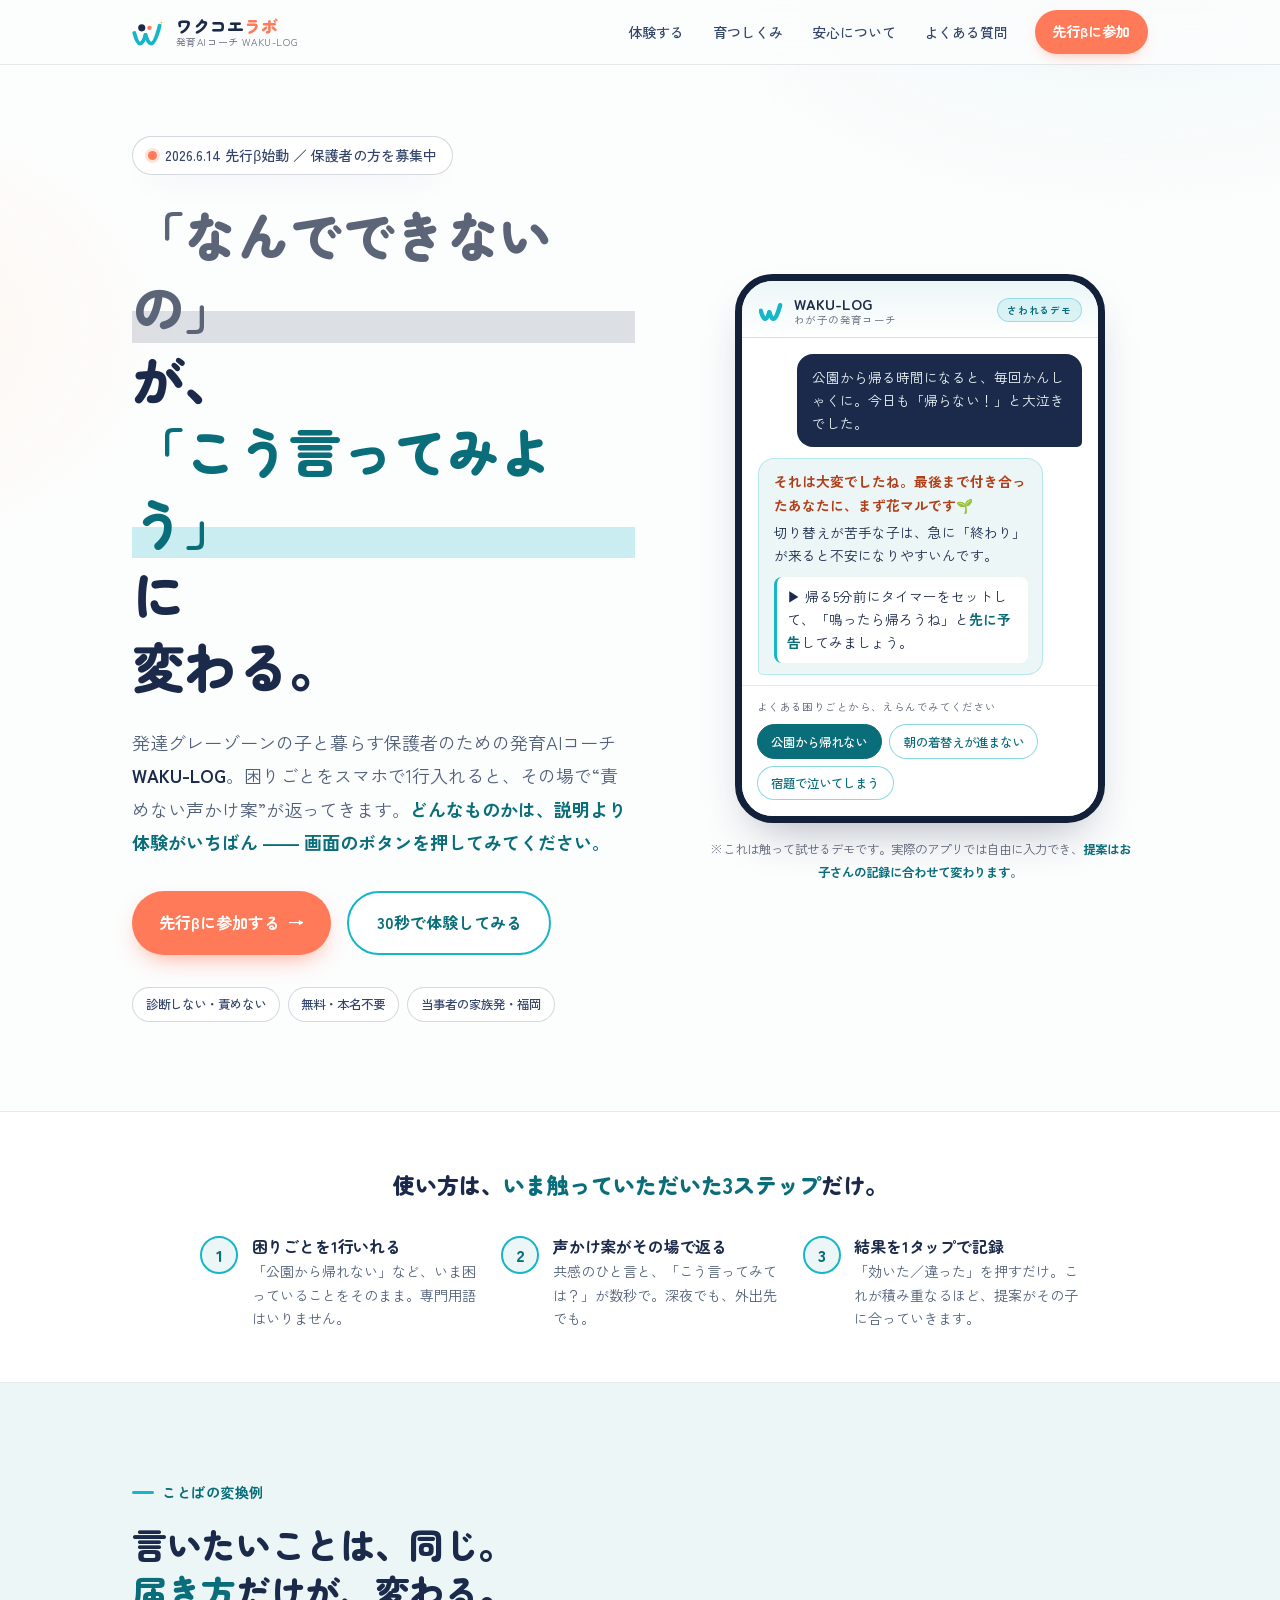
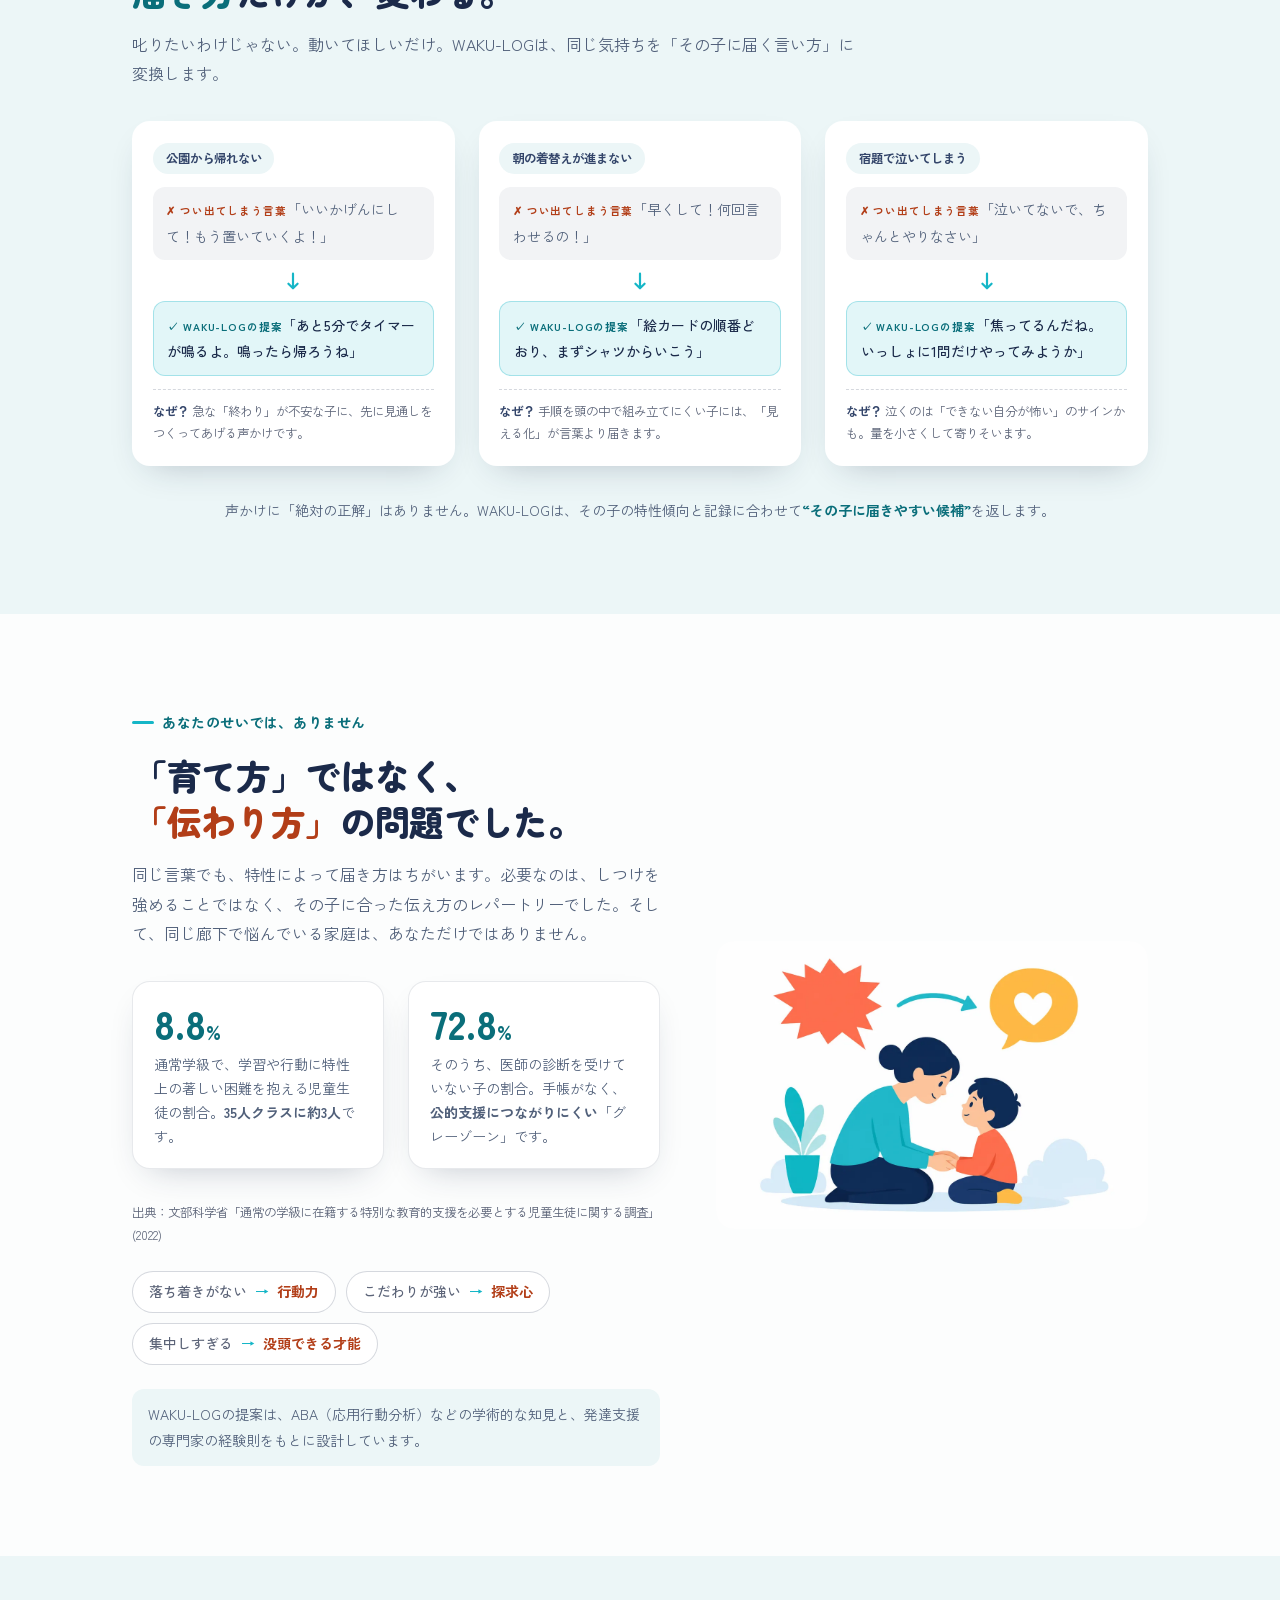
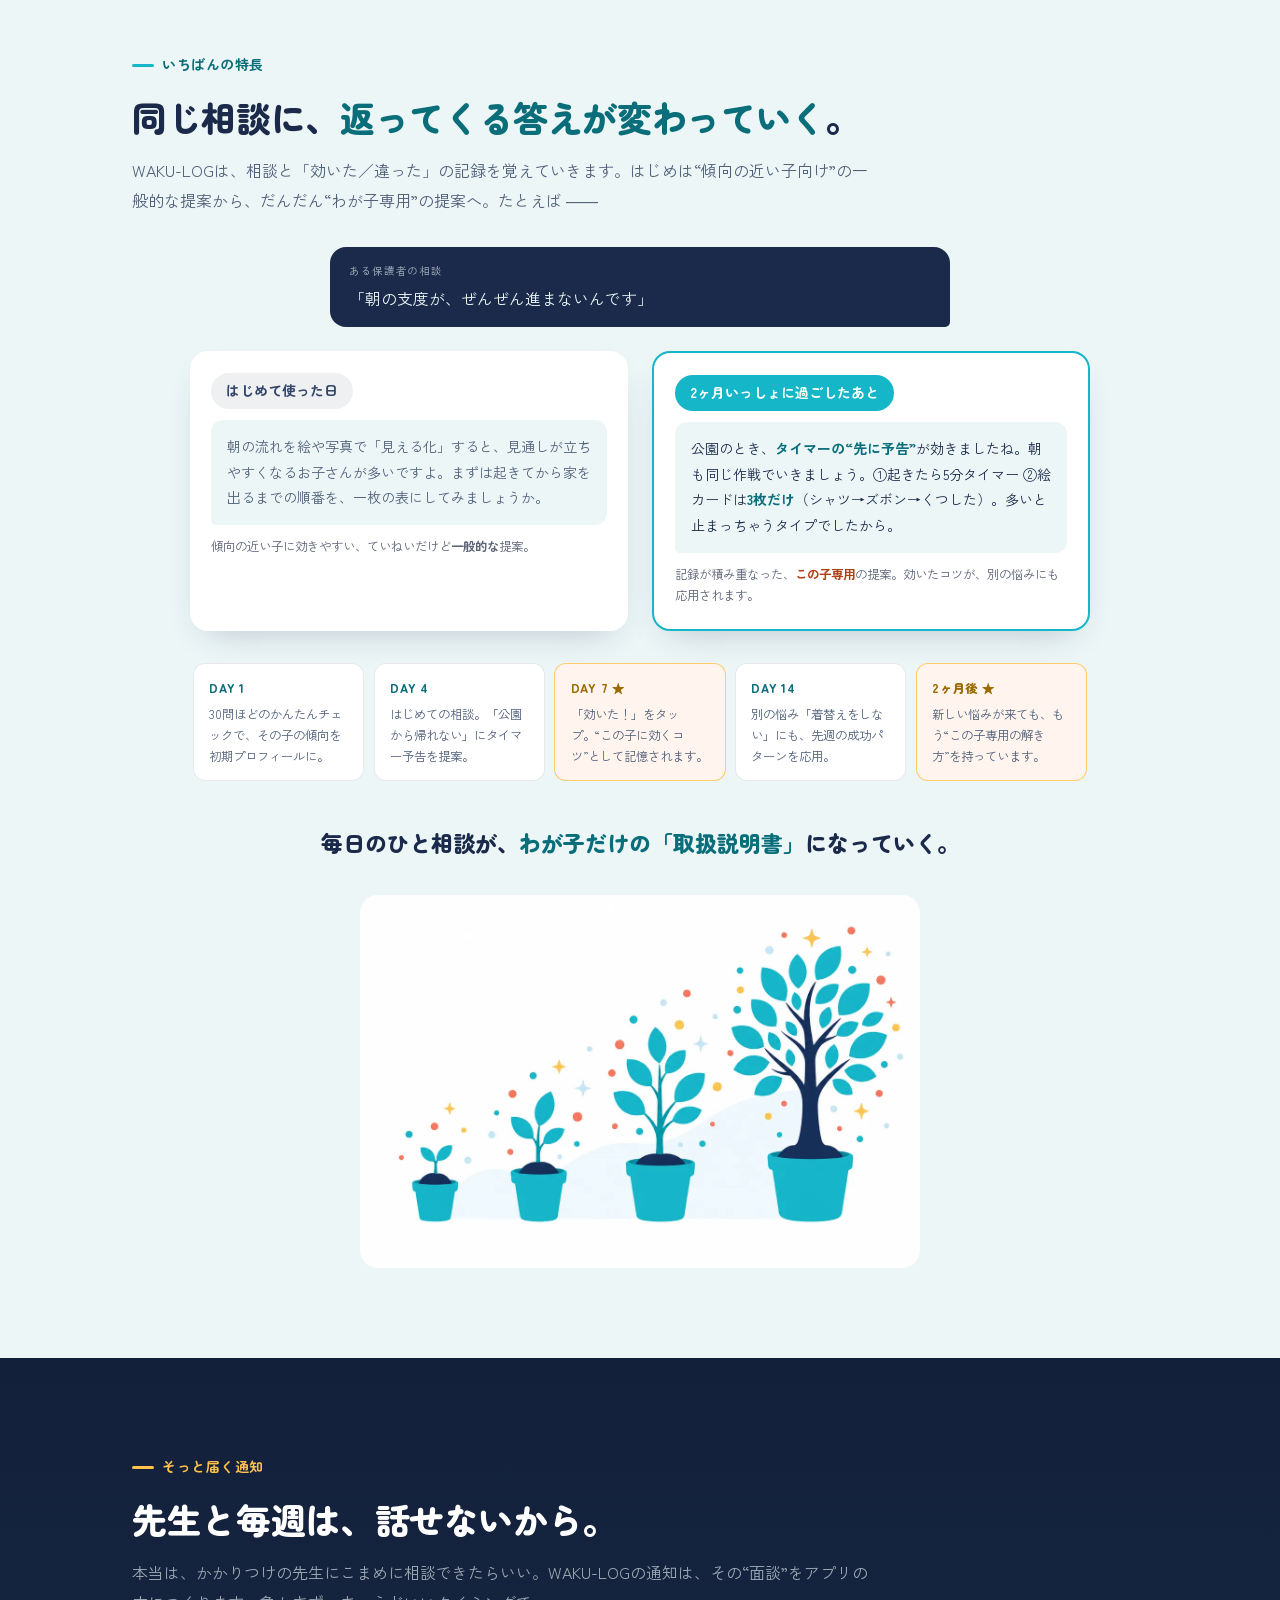
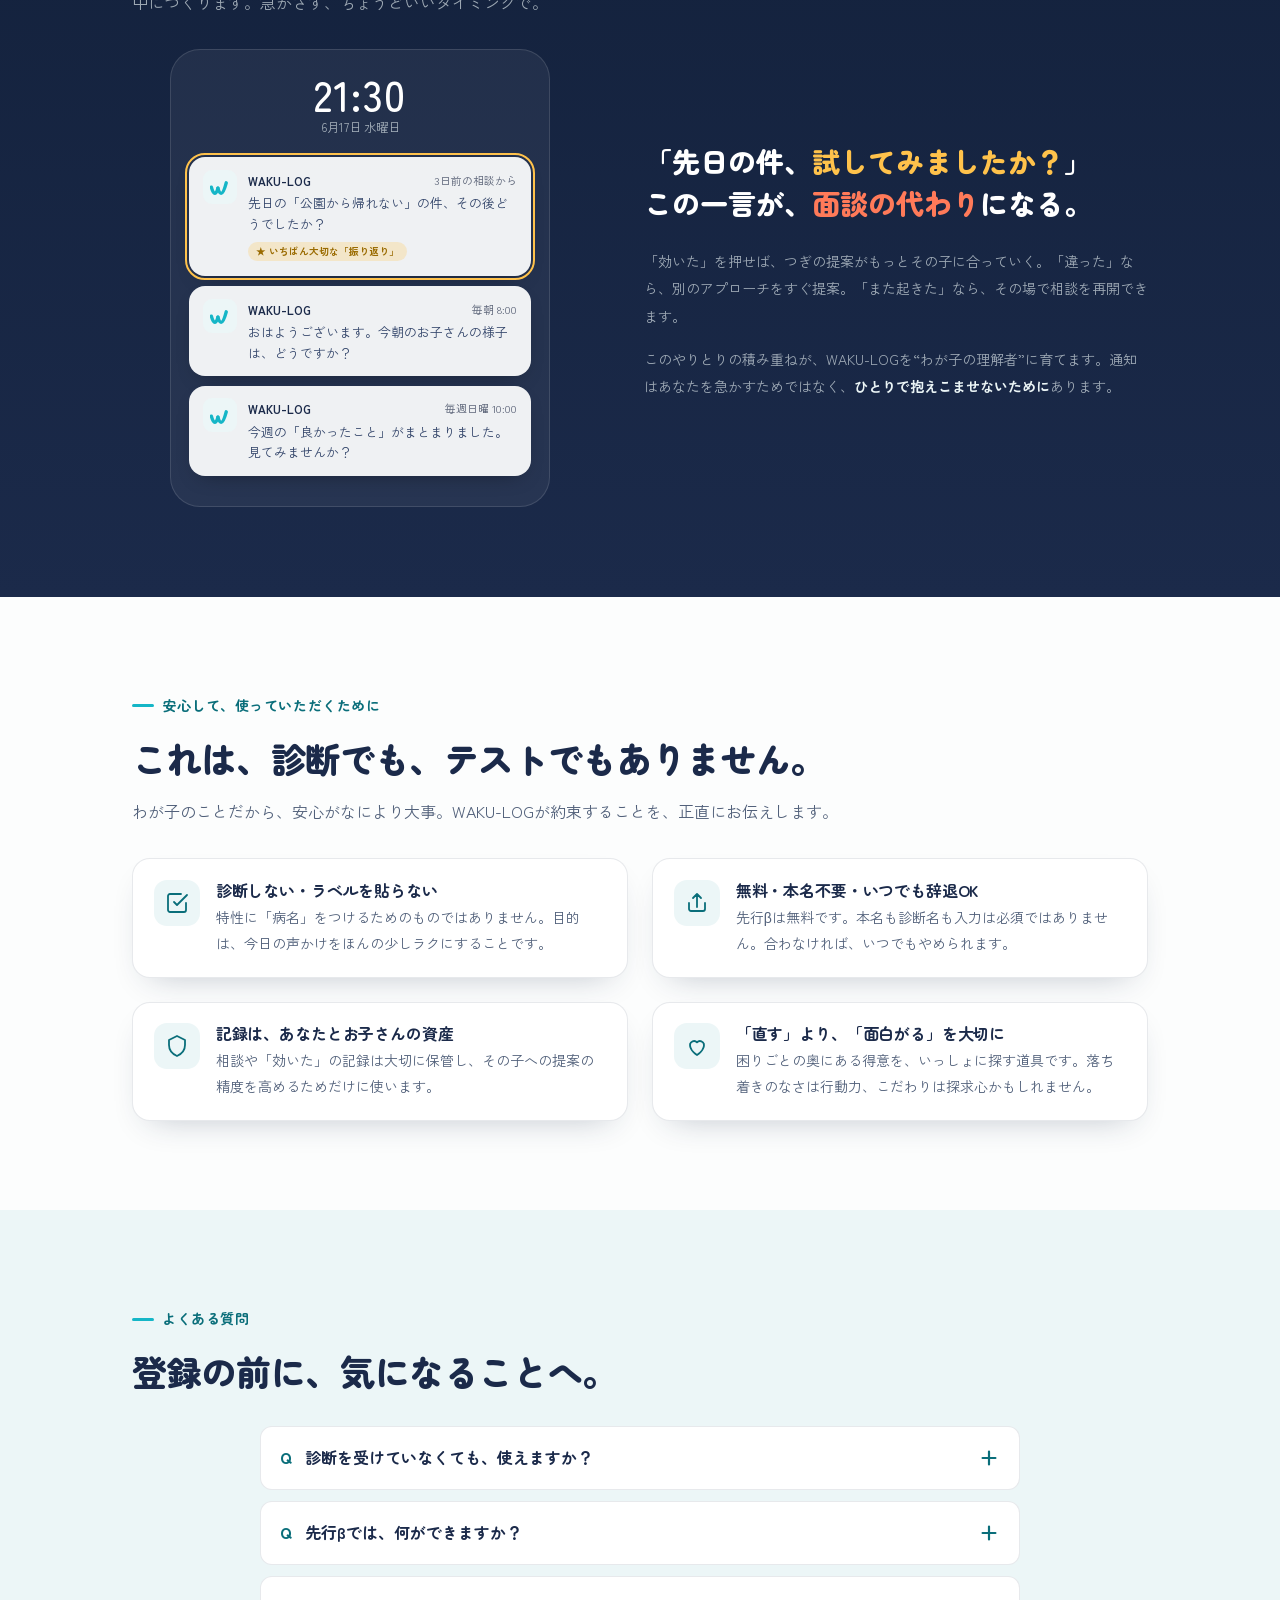
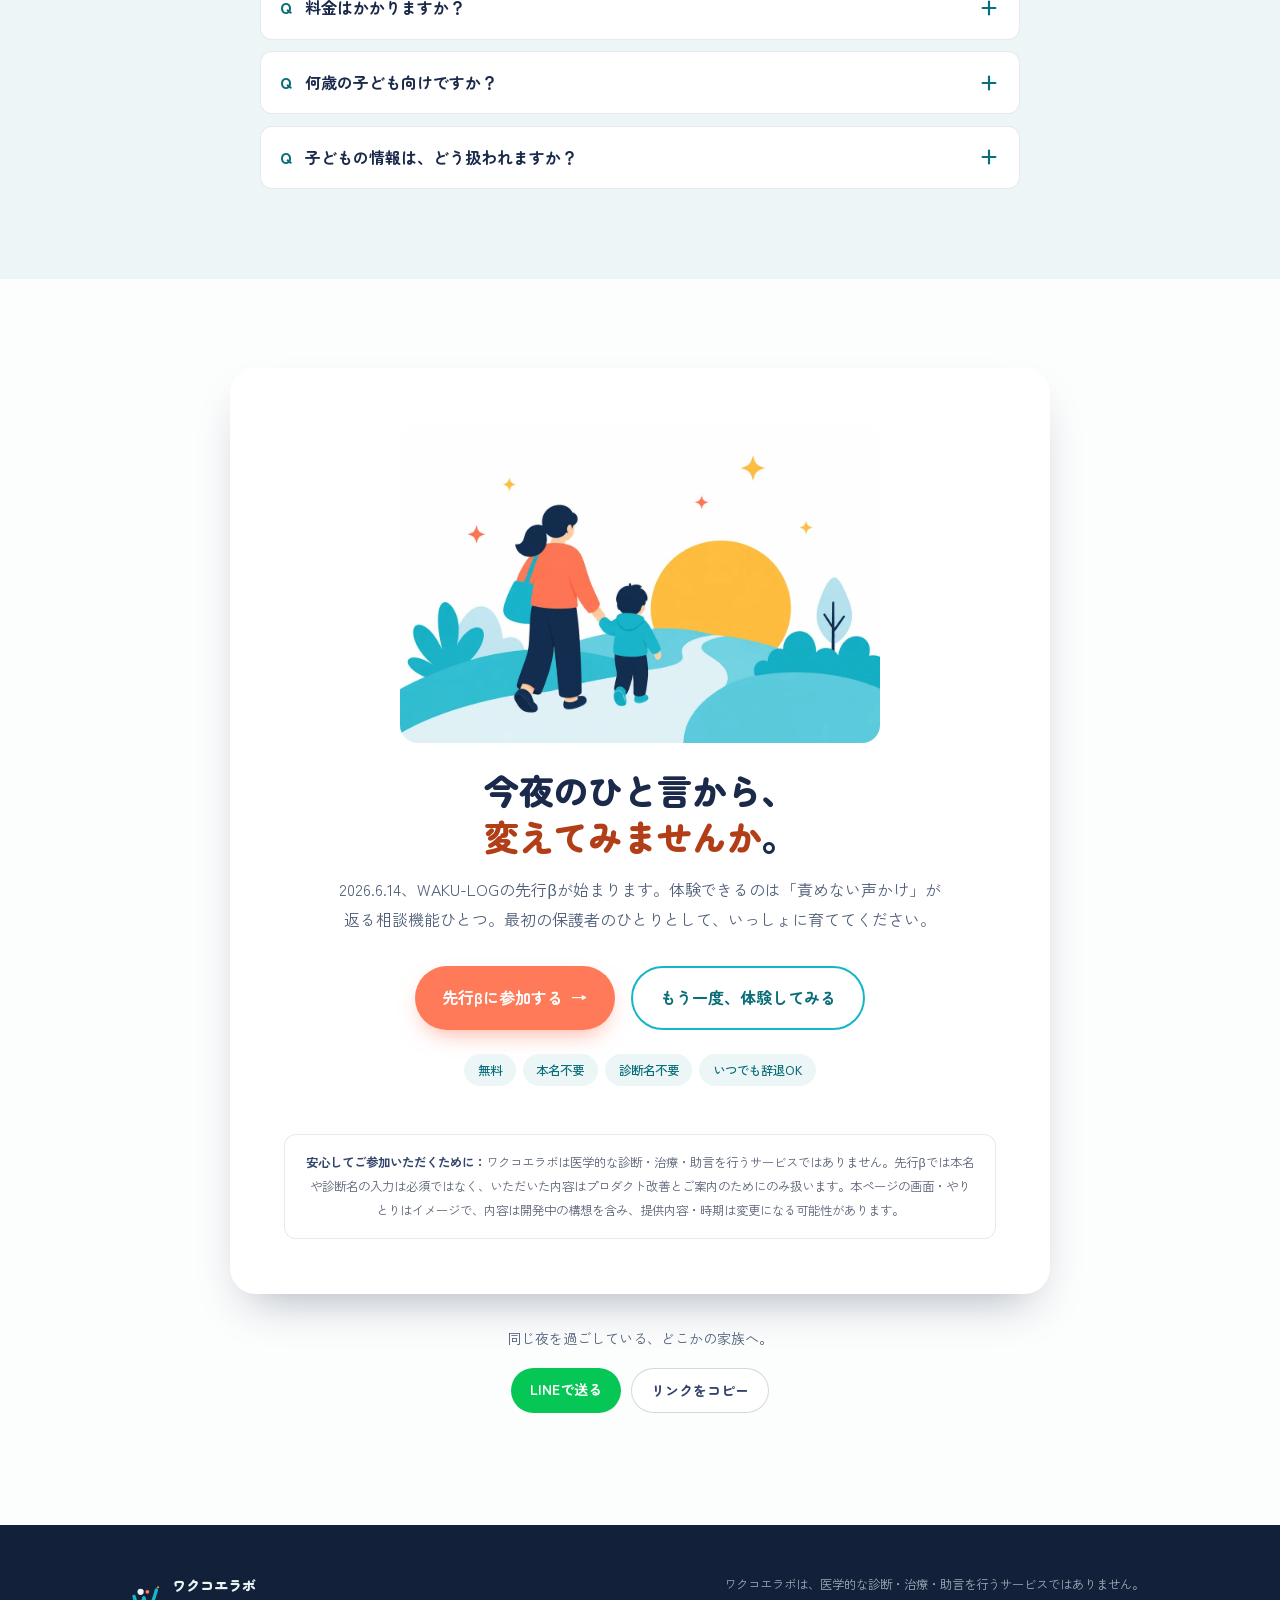
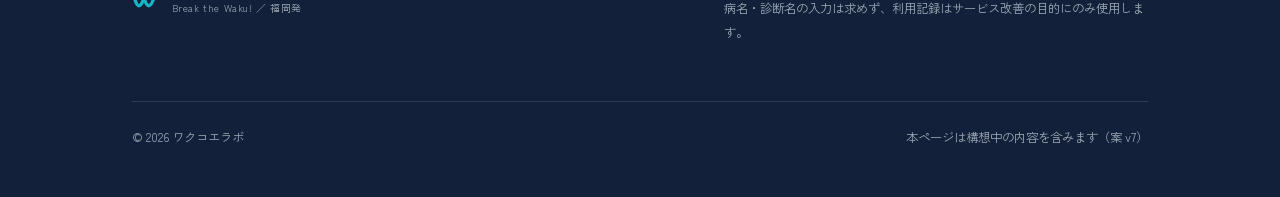
<file: index-v7.html>
<!doctype html>
<html lang="ja">
<head>
  <meta charset="utf-8" />
  <meta name="viewport" content="width=device-width, initial-scale=1, viewport-fit=cover" />
  <meta name="robots" content="noindex,nofollow" />
  <title>ワクコエラボ｜WAKU-LOG ― 触って分かる、責めない声かけAIコーチ</title>
  <meta name="description" content="「なんでできないの」が「こう言ってみよう」に変わる。困りごとを1行入れると、その場で責めない声かけ案が返る発育AIコーチ WAKU-LOG。このページで実際に体験できます。診断しない・責めない。2026.6.14 先行β、保護者を募集中。" />
  <meta property="og:title" content="ワクコエラボ｜WAKU-LOG ― 触って分かる、責めない声かけAIコーチ" />
  <meta property="og:description" content="困りごとを1行で、責めない声かけ案がその場で返る。ページ上でそのまま体験できます。2026.6.14 先行β、保護者募集中。" />
  <meta property="og:type" content="website" />
  <meta property="og:url" content="https://cybersakurax.github.io/Break-The-Waku/index-v7.html" />
  <meta name="twitter:card" content="summary_large_image" />
  <link rel="icon" type="image/svg+xml" href="data:image/svg+xml,%3Csvg%20xmlns='http://www.w3.org/2000/svg'%20viewBox='360.59%20297.27%20150.4%20150.4'%3E%3Cpath%20d='M379.38%20376.62%20C386.50%20403.54%20393.62%20417.00%20400.75%20417.00%20C408.67%20417.00%20415.79%20405.92%20422.12%20383.75'%20fill='none'%20stroke='%2315B6C7'%20stroke-width='14.84'%20stroke-linecap='round'%20stroke-linejoin='round'/%3E%3Cpath%20d='M422.12%20383.75%20C429.25%20405.92%20436.38%20417.00%20443.50%20417.00%20C453.79%20417.00%20464.88%20394.04%20476.75%20348.12'%20fill='none'%20stroke='%2315B6C7'%20stroke-width='14.84'%20stroke-linecap='round'%20stroke-linejoin='round'/%3E%3Ccircle%20cx='407.88'%20cy='356.44'%20r='13.65'%20fill='%231B2A4A'/%3E%3Ccircle%20cx='437.56'%20cy='356.44'%20r='8.43'%20fill='%23FF7A59'/%3E%3Cpath%20d='M483.88%20327.94%20C483.88%20333.48%20486.65%20336.25%20492.19%20336.25%20C486.65%20336.25%20483.88%20339.02%20483.88%20344.56%20C483.88%20339.02%20481.10%20336.25%20475.56%20336.25%20C481.10%20336.25%20483.88%20333.48%20483.88%20327.94%20Z'%20fill='%23FFC24B'/%3E%3C/svg%3E" />
  <link rel="icon" href="favicon.ico" sizes="32x32" />
  <link rel="apple-touch-icon" href="apple-touch-icon.png" />
  <link rel="preconnect" href="https://fonts.googleapis.com">
  <link rel="preconnect" href="https://fonts.gstatic.com" crossorigin>
  <link href="https://fonts.googleapis.com/css2?family=Zen+Maru+Gothic:wght@500;700;900&family=Zen+Kaku+Gothic+New:wght@400;500;700&display=swap" rel="stylesheet">

  <style>
  /* ワクコエラボ v7 — 保護者向け × 「触って分かる」体験デモ主導 × クリーン・モダン
   * 宛先: 実際に使う保護者(3〜12歳グレーゾーンの子の親)。
   * 主役: LP上で動くWAKU-LOGの体験デモ(チップをタップ→責めない声かけが返る)。
   * テイスト: 白基調のクリーンなプロダクトLP + フラットイラスト。v6(手描きセピア・物語)との対比案。
   * ブランドCSSは tokens.css(公式ガイド準拠)を継承。
   */
  :root {
    --navy:#1B2A4A; --turquoise:#15B6C7; --coral:#FF7A59; --sun:#FFC24B;
    --teal-ink:#0A6E7A; --coral-ink:#B23E18; --navy-soft:#33456A; --navy-deep:#12203A; --sun-ink:#9A6B00;
    --paper:#FCFDFD; --paper-cool:#ECF6F7; --paper-warm:#FFF5EE; --surface:#ffffff;
    --ink:#1B2A4A; --ink-2:#51607A; --ink-3:#5C6478; --rule:rgba(27,42,74,.10); --rule-2:rgba(27,42,74,.18);
    --on-navy:#EAF4F5; --on-navy-2:rgba(234,244,245,.64); --surf-light:rgba(255,255,255,.06); --hair-light:rgba(255,255,255,.12);
    --focus:#0A6E7A;
    --font-display:"Zen Maru Gothic","Hiragino Maru Gothic ProN","Yu Gothic UI",sans-serif;
    --font-body:"Zen Kaku Gothic New","Hiragino Sans","Meiryo","Yu Gothic",sans-serif;
    --text-xs:0.78rem; --text-sm:0.875rem; --text-base:1rem; --text-md:1.125rem; --text-lg:1.375rem; --text-xl:1.75rem; --text-2xl:2.1875rem;
    --text-display-s:clamp(2.05rem,4.6vw + 0.5rem,3.3rem);
    --space-2xs:0.5rem; --space-xs:0.75rem; --space-sm:1rem; --space-md:1.5rem; --space-lg:2rem; --space-xl:3rem;
    --radius-card:18px; --radius-sm:12px; --radius-pill:999px;
    --shadow-soft:0 14px 34px -18px rgba(27,42,74,.30); --shadow-lift:0 22px 48px -20px rgba(27,42,74,.38);
    --ease-out:cubic-bezier(0.16,1,0.3,1); --dur-short:200ms; --dur-mid:360ms;
    --max:1080px; --z-nav:100;
  }
  *,*::before,*::after{box-sizing:border-box;margin:0;padding:0;}
  html{scroll-behavior:smooth;overflow-x:clip;}
  body{font-family:var(--font-body);background:var(--paper);color:var(--ink);line-height:1.85;font-size:var(--text-base);overflow-x:clip;-webkit-font-smoothing:antialiased;text-rendering:optimizeLegibility;}
  a{color:inherit;text-decoration:none;} svg{display:block;} img{max-width:100%;height:auto;display:block;}
  ::selection{background:var(--sun);color:var(--navy);}
  .container{width:100%;max-width:var(--max);margin:0 auto;padding-inline:clamp(1.1rem,4vw,2rem);}
  .sr-only{position:absolute;width:1px;height:1px;padding:0;margin:-1px;overflow:hidden;clip:rect(0 0 0 0);white-space:nowrap;border:0;}
  h1,h2,h3,h4{font-family:var(--font-display);font-weight:700;line-height:1.32;letter-spacing:-0.01em;overflow-wrap:anywhere;}
  :where(a,button,summary):focus-visible{outline:3px solid var(--focus);outline-offset:3px;border-radius:6px;}
  button{font-family:inherit;}

  section{padding-block:clamp(3.4rem,7vw,6rem);position:relative;scroll-margin-top:5.5rem;}
  .eyebrow{display:inline-flex;align-items:center;gap:var(--space-2xs);font-family:var(--font-display);font-weight:700;font-size:var(--text-sm);color:var(--teal-ink);letter-spacing:.04em;margin-bottom:var(--space-sm);}
  .eyebrow::before{content:"";width:22px;height:3px;background:var(--turquoise);border-radius:3px;}
  .sec-title{font-size:var(--text-2xl);font-weight:900;margin-bottom:var(--space-sm);}
  .sec-title .tq{color:var(--teal-ink);} .sec-title .co{color:var(--coral-ink);}
  .sec-lead{color:var(--ink-2);max-width:46em;}

  /* ===== NAV ===== */
  .nav-wrap{position:fixed;inset-inline:0;top:0;z-index:var(--z-nav);background:rgba(252,253,253,.86);backdrop-filter:blur(12px);-webkit-backdrop-filter:blur(12px);border-bottom:1px solid var(--rule);}
  .nav{display:flex;align-items:center;gap:var(--space-md);height:64px;}
  .brand{display:flex;align-items:center;gap:.6rem;margin-right:auto;min-width:0;}
  .brand-mark{width:34px;height:28px;flex:none;}
  .brand-name{font-family:var(--font-display);font-weight:900;font-size:1.05rem;letter-spacing:.01em;display:block;line-height:1.2;white-space:nowrap;}
  .brand-sub{display:block;font-size:.62rem;color:var(--ink-3);letter-spacing:.06em;line-height:1.2;white-space:nowrap;}
  .nav-links{display:flex;gap:var(--space-md);list-style:none;}
  .nav-links a{font-size:var(--text-sm);font-weight:500;color:var(--navy-soft);padding:.4rem .15rem;border-bottom:2px solid transparent;transition:color var(--dur-short),border-color var(--dur-short);}
  .nav-links a:hover{color:var(--teal-ink);border-color:var(--turquoise);}
  .nav-cta{flex:none;background:var(--coral);color:#fff;font-family:var(--font-display);font-weight:700;font-size:var(--text-sm);padding:.55rem 1.1rem;border-radius:var(--radius-pill);box-shadow:0 6px 16px -8px rgba(255,122,89,.7);transition:transform var(--dur-short) var(--ease-out),box-shadow var(--dur-short);}
  .nav-cta:hover{transform:translateY(-2px);box-shadow:0 10px 20px -8px rgba(255,122,89,.8);}
  .nav-toggle{display:none;background:none;border:0;width:44px;height:44px;color:var(--navy);cursor:pointer;align-items:center;justify-content:center;}
  .nav-toggle svg{width:26px;height:26px;}
  @media (max-width:840px){
    .nav-links{display:none;position:absolute;top:64px;left:0;right:0;background:var(--surface);flex-direction:column;gap:0;padding:.5rem 1.2rem 1rem;border-bottom:1px solid var(--rule);box-shadow:var(--shadow-soft);}
    .nav-links.open{display:flex;}
    .nav-links a{display:block;padding:.8rem .2rem;border-bottom:1px solid var(--rule);}
    .nav-toggle{display:inline-flex;}
  }
  @media (max-width:480px){
    .nav{gap:var(--space-sm);}
    .brand-sub{display:none;}
    .nav-cta{padding:.5rem .85rem;font-size:.78rem;}
  }

  /* ===== HERO ===== */
  .hero{padding-top:calc(64px + clamp(2.6rem,6vw,4.5rem));background:
    radial-gradient(46rem 30rem at 88% -8%, var(--paper-cool) 0%, transparent 64%),
    radial-gradient(34rem 24rem at -12% 30%, var(--paper-warm) 0%, transparent 60%),
    var(--paper);}
  .hero-grid{display:grid;grid-template-columns:minmax(0,1.05fr) minmax(0,.95fr);gap:clamp(2rem,5vw,3.6rem);align-items:center;}
  @media (max-width:920px){.hero-grid{grid-template-columns:1fr;}}
  .badge{display:inline-flex;align-items:center;gap:.5rem;background:var(--surface);border:1px solid var(--rule-2);border-radius:var(--radius-pill);padding:.36rem .95rem;font-size:var(--text-sm);font-weight:500;color:var(--navy-soft);box-shadow:var(--shadow-soft);margin-bottom:var(--space-md);}
  .badge .dot{width:9px;height:9px;border-radius:50%;background:var(--coral);box-shadow:0 0 0 3px rgba(255,122,89,.22);}
  .hero-catch{font-size:var(--text-display-s);font-weight:900;line-height:1.36;margin-bottom:var(--space-md);}
  .hero-catch .ng,.hero-catch .ok{display:inline-block;max-width:100%;}
  .hero-catch .ng{color:var(--ink-3);background:linear-gradient(transparent 78%, rgba(27,42,74,.14) 78%);}
  .hero-catch .ok{color:var(--teal-ink);background:linear-gradient(transparent 78%, rgba(21,182,199,.22) 78%);}
  .hero-sub{color:var(--ink-2);font-size:var(--text-md);max-width:34em;margin-bottom:var(--space-lg);}
  .hero-btns{display:flex;flex-wrap:wrap;gap:var(--space-sm);margin-bottom:var(--space-lg);}
  .btn{display:inline-flex;align-items:center;justify-content:center;gap:.5rem;font-family:var(--font-display);font-weight:700;border-radius:var(--radius-pill);padding:.95rem 1.7rem;font-size:var(--text-base);cursor:pointer;border:0;transition:transform var(--dur-short) var(--ease-out),box-shadow var(--dur-short),background var(--dur-short);}
  .btn-primary{background:var(--coral);color:#fff;box-shadow:0 10px 24px -10px rgba(255,122,89,.75);}
  .btn-primary:hover{transform:translateY(-2px);box-shadow:0 14px 28px -10px rgba(255,122,89,.85);}
  .btn-secondary{background:var(--surface);color:var(--teal-ink);border:2px solid var(--turquoise);}
  .btn-secondary:hover{background:var(--paper-cool);transform:translateY(-2px);}
  .btn .ar{transition:transform var(--dur-short);}
  .btn:hover .ar{transform:translateX(3px);}
  .trust{display:flex;flex-wrap:wrap;gap:.5rem;}
  .pill{font-size:var(--text-xs);font-weight:500;color:var(--navy-soft);background:var(--surface);border:1px solid var(--rule-2);border-radius:var(--radius-pill);padding:.3rem .8rem;}

  /* ===== PHONE DEMO ===== */
  .phone-stage{display:flex;flex-direction:column;align-items:center;gap:.9rem;}
  .phone{width:min(370px,100%);background:var(--surface);border:7px solid var(--navy-deep);border-radius:38px;box-shadow:var(--shadow-lift);overflow:hidden;}
  .phone-bar{display:flex;align-items:center;gap:.55rem;padding:.85rem 1.05rem .7rem;border-bottom:1px solid var(--rule);background:linear-gradient(180deg,var(--paper-cool),var(--surface));}
  .phone-bar .mark{width:26px;height:22px;flex:none;}
  .phone-bar .ttl{font-family:var(--font-display);font-weight:700;font-size:.92rem;line-height:1.25;}
  .phone-bar .ttl small{display:block;font-family:var(--font-body);font-weight:400;font-size:.66rem;color:var(--ink-3);letter-spacing:.04em;}
  .phone-bar .demo-tag{margin-left:auto;font-size:.6rem;font-weight:700;color:var(--teal-ink);background:rgba(21,182,199,.12);border:1px solid rgba(21,182,199,.35);border-radius:var(--radius-pill);padding:.14rem .55rem;letter-spacing:.08em;}
  .chat{padding:1rem 1rem 0.6rem;display:flex;flex-direction:column;gap:.7rem;min-height:300px;}
  .msg{max-width:88%;padding:.7rem .9rem;border-radius:16px;font-size:.86rem;line-height:1.7;}
  .msg.me{align-self:flex-end;background:var(--navy);color:var(--on-navy);border-bottom-right-radius:5px;}
  .msg.ai{align-self:flex-start;background:var(--paper-cool);border:1px solid rgba(21,182,199,.25);border-bottom-left-radius:5px;}
  .msg.ai .care{display:block;color:var(--coral-ink);font-weight:700;margin-bottom:.25rem;}
  .msg.ai .sug{display:block;margin-top:.55rem;background:var(--surface);border-left:3px solid var(--turquoise);border-radius:8px;padding:.5rem .65rem;color:var(--navy);}
  .msg.ai .sug b{color:var(--teal-ink);}
  .msg.sys{align-self:center;background:transparent;color:var(--ink-3);font-size:.72rem;padding:.1rem .4rem;text-align:center;}
  .typing{align-self:flex-start;display:inline-flex;gap:5px;padding:.78rem 1rem;background:var(--paper-cool);border:1px solid rgba(21,182,199,.25);border-radius:16px;border-bottom-left-radius:5px;}
  .typing i{width:7px;height:7px;border-radius:50%;background:var(--teal-ink);opacity:.4;animation:tp 1.1s infinite;}
  .typing i:nth-child(2){animation-delay:.18s;} .typing i:nth-child(3){animation-delay:.36s;}
  @keyframes tp{0%,60%,100%{opacity:.35;transform:translateY(0);}30%{opacity:1;transform:translateY(-3px);}}
  .tcard{margin:0 1rem .35rem;background:var(--paper-warm);border:1px dashed rgba(255,122,89,.5);border-radius:var(--radius-sm);padding:.65rem .8rem;}
  .tcard .tt{font-size:.8rem;font-weight:700;display:flex;align-items:center;gap:.45rem;margin-bottom:.45rem;}
  .tcard .tag{font-size:.58rem;font-weight:700;color:var(--coral-ink);border:1px solid rgba(255,122,89,.55);border-radius:var(--radius-pill);padding:.05rem .5rem;letter-spacing:.06em;}
  .fb-row{display:flex;gap:.45rem;flex-wrap:wrap;}
  .fb-btn{font-size:.76rem;font-weight:700;font-family:var(--font-display);padding:.4rem .85rem;border-radius:var(--radius-pill);border:1.5px solid var(--rule-2);background:var(--surface);color:var(--navy-soft);cursor:pointer;transition:all var(--dur-short);}
  .fb-btn:hover{border-color:var(--turquoise);color:var(--teal-ink);}
  .fb-btn.on{background:var(--turquoise);border-color:var(--turquoise);color:#fff;}
  .fb-btn:disabled{cursor:default;opacity:.55;}
  .fb-btn.on:disabled{opacity:1;}
  .memo{margin:0 1rem .8rem;background:rgba(27,42,74,.05);border-radius:var(--radius-sm);padding:.6rem .8rem;font-size:.76rem;line-height:1.65;color:var(--navy-soft);display:flex;gap:.5rem;align-items:flex-start;}
  .memo .ic{flex:none;}
  .chips{padding:.7rem .9rem 1rem;border-top:1px solid var(--rule);background:var(--surface);}
  .chips .lab{font-size:.66rem;color:var(--ink-3);margin-bottom:.5rem;letter-spacing:.04em;}
  .chip-row{display:flex;flex-wrap:wrap;gap:.45rem;}
  .chip{font-size:.78rem;font-weight:500;padding:.45rem .85rem;border-radius:var(--radius-pill);border:1.5px solid rgba(21,182,199,.5);background:var(--surface);color:var(--teal-ink);cursor:pointer;transition:all var(--dur-short);}
  .chip:hover{background:var(--paper-cool);}
  .chip[aria-pressed="true"]{background:var(--teal-ink);border-color:var(--teal-ink);color:#fff;}
  .phone-hint{font-size:var(--text-xs);color:var(--ink-3);text-align:center;max-width:34em;}
  .phone-hint b{color:var(--teal-ink);}

  /* ===== STEPS STRIP ===== */
  .steps{background:var(--surface);border-block:1px solid var(--rule);padding-block:clamp(2.2rem,4.5vw,3.2rem);}
  .steps-head{font-family:var(--font-display);font-weight:900;font-size:var(--text-lg);text-align:center;margin-bottom:var(--space-lg);}
  .steps-head .tq{color:var(--teal-ink);}
  .step-grid{display:grid;grid-template-columns:repeat(3,1fr);gap:var(--space-md);max-width:880px;margin:0 auto;}
  @media (max-width:760px){.step-grid{grid-template-columns:1fr;max-width:440px;}}
  .step{display:flex;gap:.85rem;align-items:flex-start;}
  .step .no{flex:none;width:38px;height:38px;border-radius:50%;background:var(--paper-cool);border:2px solid var(--turquoise);color:var(--teal-ink);font-family:var(--font-display);font-weight:900;display:grid;place-items:center;font-size:1.05rem;}
  .step h3{font-size:var(--text-base);font-weight:700;margin-bottom:.15rem;}
  .step p{font-size:var(--text-sm);color:var(--ink-2);line-height:1.7;}

  /* ===== BEFORE / AFTER ===== */
  .examples{background:var(--paper-cool);}
  .ba-grid{display:grid;grid-template-columns:repeat(3,1fr);gap:var(--space-md);margin-top:var(--space-lg);}
  @media (max-width:920px){.ba-grid{grid-template-columns:1fr;max-width:560px;}}
  .ba{background:var(--surface);border-radius:var(--radius-card);box-shadow:var(--shadow-soft);padding:1.4rem 1.3rem;display:flex;flex-direction:column;gap:.8rem;}
  .ba .scene{align-self:flex-start;font-size:var(--text-xs);font-weight:700;color:var(--navy-soft);background:var(--paper-cool);border-radius:var(--radius-pill);padding:.25rem .8rem;}
  .ba .b-line,.ba .a-line{border-radius:var(--radius-sm);padding:.7rem .85rem;font-size:var(--text-sm);line-height:1.7;position:relative;}
  .ba .b-line{background:rgba(27,42,74,.055);color:var(--ink-2);}
  .ba .a-line{background:rgba(21,182,199,.12);border:1px solid rgba(21,182,199,.3);color:var(--navy);font-weight:500;}
  .ba .k{display:inline-flex;align-items:center;gap:.35rem;font-size:.66rem;font-weight:700;letter-spacing:.08em;margin-bottom:.3rem;}
  .ba .b-line .k{color:var(--coral-ink);} .ba .a-line .k{color:var(--teal-ink);}
  .ba .ar-down{align-self:center;color:var(--turquoise);line-height:1;margin-block:-.2rem;}
  .ba .why{font-size:var(--text-xs);color:var(--ink-3);line-height:1.7;border-top:1px dashed var(--rule-2);padding-top:.7rem;margin-top:auto;}
  .ba .why b{color:var(--navy-soft);}
  .ba-note{margin-top:var(--space-lg);text-align:center;font-size:var(--text-sm);color:var(--ink-2);}

  /* ===== WHY ===== */
  .why-grid{display:grid;grid-template-columns:minmax(0,1.1fr) minmax(0,.9fr);gap:clamp(2rem,5vw,3.5rem);align-items:center;}
  @media (max-width:920px){.why-grid{grid-template-columns:1fr;}}
  .stat-row{display:grid;grid-template-columns:1fr 1fr;gap:var(--space-md);margin-block:var(--space-lg);}
  @media (max-width:520px){.stat-row{grid-template-columns:1fr;}}
  .stat{background:var(--surface);border:1px solid var(--rule);border-radius:var(--radius-card);padding:1.2rem 1.3rem;box-shadow:var(--shadow-soft);}
  .stat .num{font-family:var(--font-display);font-weight:900;font-size:2.5rem;line-height:1.1;color:var(--teal-ink);}
  .stat .num small{font-size:1.2rem;}
  .stat p{font-size:var(--text-sm);color:var(--ink-2);line-height:1.7;margin-top:.3rem;}
  .stat-src{font-size:var(--text-xs);color:var(--ink-3);}
  .rf-row{display:flex;flex-wrap:wrap;gap:.6rem;margin-top:var(--space-md);}
  .rf{display:inline-flex;align-items:center;gap:.5rem;background:var(--surface);border:1px solid var(--rule-2);border-radius:var(--radius-pill);padding:.45rem 1rem;font-size:var(--text-sm);font-weight:500;}
  .rf .from{color:var(--ink-3);} .rf .to{color:var(--coral-ink);font-weight:700;}
  .rf .a{color:var(--turquoise);font-weight:700;}
  .why-illust img{border-radius:var(--radius-card);}
  .why-evidence{margin-top:var(--space-md);font-size:var(--text-sm);color:var(--ink-2);background:var(--paper-cool);border-radius:var(--radius-sm);padding:.8rem 1rem;}

  /* ===== GROW ===== */
  .grow{background:var(--paper-cool);}
  .cmp-q{max-width:620px;margin:var(--space-lg) auto var(--space-md);background:var(--navy);color:var(--on-navy);border-radius:16px;border-bottom-right-radius:5px;padding:.85rem 1.2rem;font-size:var(--text-base);position:relative;}
  .cmp-q .lab{display:block;font-size:.66rem;color:var(--on-navy-2);letter-spacing:.06em;margin-bottom:.2rem;}
  .cmp-grid{display:grid;grid-template-columns:1fr 1fr;gap:var(--space-md);max-width:900px;margin:0 auto;}
  @media (max-width:820px){.cmp-grid{grid-template-columns:1fr;max-width:560px;}}
  .cmp{background:var(--surface);border-radius:var(--radius-card);padding:1.4rem 1.3rem;box-shadow:var(--shadow-soft);display:flex;flex-direction:column;gap:.7rem;}
  .cmp.now{border:2px solid var(--turquoise);position:relative;}
  .cmp .when{align-self:flex-start;font-family:var(--font-display);font-weight:700;font-size:var(--text-sm);border-radius:var(--radius-pill);padding:.3rem .95rem;}
  .cmp.day1 .when{background:rgba(27,42,74,.07);color:var(--navy-soft);}
  .cmp.now .when{background:var(--turquoise);color:#fff;}
  .cmp .reply{font-size:var(--text-sm);line-height:1.85;background:var(--paper-cool);border-radius:var(--radius-sm);border-bottom-left-radius:5px;padding:.85rem 1rem;}
  .cmp.day1 .reply{color:var(--ink-2);}
  .cmp .reply b{color:var(--teal-ink);}
  .cmp .note{font-size:var(--text-xs);color:var(--ink-3);line-height:1.7;}
  .cmp.now .note b{color:var(--coral-ink);}
  .tl-mini{display:flex;gap:.6rem;overflow-x:auto;scroll-snap-type:x proximity;padding:var(--space-lg) .2rem .6rem;max-width:900px;margin:0 auto;-webkit-overflow-scrolling:touch;}
  .tl-mini::-webkit-scrollbar{height:6px;} .tl-mini::-webkit-scrollbar-thumb{background:var(--rule-2);border-radius:3px;}
  .tlm{flex:1 0 170px;scroll-snap-align:start;background:var(--surface);border:1px solid var(--rule);border-radius:var(--radius-sm);padding:.85rem .95rem;position:relative;}
  .tlm .d{font-family:var(--font-display);font-weight:900;font-size:var(--text-xs);color:var(--teal-ink);letter-spacing:.06em;margin-bottom:.25rem;display:block;}
  .tlm p{font-size:var(--text-xs);color:var(--ink-2);line-height:1.65;}
  .tlm.peak{border-color:rgba(255,194,75,.8);background:var(--paper-warm);}
  .tlm.peak .d{color:var(--sun-ink);}
  .grow-kicker{text-align:center;font-family:var(--font-display);font-weight:900;font-size:var(--text-lg);margin-top:var(--space-lg);}
  .grow-kicker .tq{color:var(--teal-ink);}
  .grow-illust{max-width:560px;margin:var(--space-lg) auto 0;}
  .grow-illust img{border-radius:var(--radius-card);}

  /* ===== NOTI (navy lock screen) ===== */
  .noti{background:linear-gradient(180deg,var(--navy-deep),var(--navy));color:var(--on-navy);}
  .noti .eyebrow{color:var(--sun);} .noti .eyebrow::before{background:var(--sun);}
  .noti .sec-lead{color:var(--on-navy-2);}
  .noti-grid{display:grid;grid-template-columns:minmax(0,.95fr) minmax(0,1.05fr);gap:clamp(2rem,5vw,3.5rem);align-items:center;margin-top:var(--space-lg);}
  @media (max-width:880px){.noti-grid{grid-template-columns:1fr;}}
  .lock{max-width:380px;margin-inline:auto;background:var(--surf-light);border:1px solid var(--hair-light);border-radius:30px;padding:1.5rem 1.1rem 1.3rem;width:100%;}
  .lock .clock{text-align:center;font-family:var(--font-display);font-weight:500;font-size:2.6rem;line-height:1;letter-spacing:.02em;color:#fff;}
  .lock .date{text-align:center;font-size:var(--text-xs);color:var(--on-navy-2);margin-bottom:1.1rem;}
  .ln{display:flex;gap:.7rem;align-items:flex-start;background:rgba(252,253,253,.94);color:var(--ink);border-radius:16px;padding:.8rem .9rem;margin-bottom:.6rem;box-shadow:0 8px 22px -12px rgba(0,0,0,.45);}
  .ln.hl{outline:2px solid var(--sun);outline-offset:2px;}
  .ln .ic{flex:none;width:34px;height:34px;border-radius:9px;background:var(--paper-cool);display:grid;place-items:center;}
  .ln .ic svg{width:20px;height:17px;}
  .ln .bd{min-width:0;flex:1;}
  .ln .t{display:flex;justify-content:space-between;gap:.6rem;font-size:.68rem;color:var(--ink-3);margin-bottom:.1rem;}
  .ln .t b{color:var(--navy);font-size:.74rem;}
  .ln p{font-size:.8rem;line-height:1.6;color:var(--navy-soft);}
  .ln .star-tag{display:inline-block;font-size:.6rem;font-weight:700;color:var(--sun-ink);background:rgba(255,194,75,.25);border-radius:var(--radius-pill);padding:.04rem .5rem;margin-top:.25rem;}
  .noti-why .q{font-family:var(--font-display);font-weight:900;font-size:var(--text-xl);line-height:1.5;margin-bottom:var(--space-md);color:#fff;}
  .noti-why .q .sun{color:var(--sun);} .noti-why .q .co{color:var(--coral);}
  .noti-why p{color:var(--on-navy-2);font-size:var(--text-sm);line-height:1.95;margin-bottom:var(--space-sm);}
  .noti-why p b{color:var(--on-navy);}

  /* ===== ANSHIN ===== */
  .anshin-grid{display:grid;grid-template-columns:1fr 1fr;gap:var(--space-md);margin-top:var(--space-lg);}
  @media (max-width:760px){.anshin-grid{grid-template-columns:1fr;}}
  .ac{display:flex;gap:1rem;align-items:flex-start;background:var(--surface);border:1px solid var(--rule);border-radius:var(--radius-card);padding:1.3rem 1.3rem;box-shadow:var(--shadow-soft);}
  .ac .ic{flex:none;width:46px;height:46px;border-radius:13px;background:var(--paper-cool);color:var(--teal-ink);display:grid;place-items:center;}
  .ac .ic svg{width:24px;height:24px;}
  .ac h3{font-size:var(--text-base);font-weight:700;margin-bottom:.25rem;}
  .ac p{font-size:var(--text-sm);color:var(--ink-2);line-height:1.8;}

  /* ===== FAQ ===== */
  .faq{background:var(--paper-cool);}
  .faq-list{max-width:760px;margin:var(--space-lg) auto 0;display:flex;flex-direction:column;gap:.7rem;}
  .faq-item{background:var(--surface);border:1px solid var(--rule);border-radius:var(--radius-sm);overflow:hidden;}
  .faq-item summary{list-style:none;cursor:pointer;display:flex;align-items:center;gap:.8rem;padding:1rem 1.2rem;font-family:var(--font-display);font-weight:700;font-size:var(--text-base);}
  .faq-item summary::-webkit-details-marker{display:none;}
  .faq-item summary .qm{flex:none;color:var(--teal-ink);font-weight:900;}
  .faq-item summary .pl{margin-left:auto;flex:none;width:22px;height:22px;color:var(--teal-ink);transition:transform var(--dur-short);}
  .faq-item[open] summary .pl{transform:rotate(45deg);}
  .faq-item .ans{padding:0 1.2rem 1.1rem 2.9rem;font-size:var(--text-sm);color:var(--ink-2);line-height:1.9;}

  /* ===== JOIN ===== */
  .join-card{max-width:820px;margin:0 auto;background:var(--surface);border-radius:calc(var(--radius-card) + 8px);box-shadow:var(--shadow-lift);padding:clamp(2rem,5vw,3.4rem);text-align:center;}
  .join-illust{max-width:480px;margin:0 auto var(--space-md);}
  .join-illust img{border-radius:var(--radius-card);}
  .join-card h2{font-size:var(--text-2xl);font-weight:900;margin-bottom:var(--space-sm);}
  .join-card h2 .co{color:var(--coral-ink);}
  .join-card>p{color:var(--ink-2);max-width:38em;margin:0 auto var(--space-lg);}
  .join-btns{display:flex;flex-wrap:wrap;gap:var(--space-sm);justify-content:center;margin-bottom:var(--space-md);}
  .join-mini{display:flex;flex-wrap:wrap;gap:.45rem;justify-content:center;margin-bottom:var(--space-lg);}
  .join-mini span{font-size:var(--text-xs);font-weight:500;color:var(--teal-ink);background:var(--paper-cool);border-radius:var(--radius-pill);padding:.28rem .85rem;}
  .share-row{margin-top:var(--space-lg);text-align:center;}
  .share-row .lab{font-size:var(--text-sm);color:var(--ink-2);margin-bottom:var(--space-sm);}
  .share{display:flex;flex-wrap:wrap;gap:.6rem;justify-content:center;}
  .btn-ghost{background:var(--surface);border:1.5px solid var(--rule-2);color:var(--navy-soft);padding:.6rem 1.2rem;font-size:var(--text-sm);}
  .btn-ghost:hover{border-color:var(--turquoise);color:var(--teal-ink);}
  .share-line{background:#06C755;color:#fff;padding:.6rem 1.2rem;font-size:var(--text-sm);}
  .share-line:hover{transform:translateY(-2px);}
  .copy-ok{font-size:var(--text-xs);color:var(--teal-ink);margin-top:.5rem;min-height:1.2em;}
  .join-note{max-width:720px;margin:var(--space-xl) auto 0;font-size:var(--text-xs);color:var(--ink-3);line-height:1.9;background:var(--surface);border:1px solid var(--rule);border-radius:var(--radius-sm);padding:1rem 1.2rem;}
  .join-note b{color:var(--navy-soft);}

  /* ===== FOOTER ===== */
  footer{background:var(--navy-deep);color:var(--on-navy-2);padding-block:var(--space-xl);font-size:var(--text-sm);}
  footer .f-grid{display:flex;flex-wrap:wrap;gap:var(--space-lg);justify-content:space-between;align-items:flex-start;}
  footer .f-brand{display:flex;align-items:center;gap:.6rem;color:var(--on-navy);}
  footer .f-brand .brand-mark{width:30px;height:25px;}
  footer .f-brand b{font-family:var(--font-display);font-weight:900;}
  footer .f-brand small{display:block;font-size:.62rem;letter-spacing:.06em;color:var(--on-navy-2);}
  footer .f-note{max-width:34em;font-size:var(--text-xs);line-height:1.9;}
  footer .f-copy{width:100%;border-top:1px solid var(--hair-light);margin-top:var(--space-md);padding-top:var(--space-md);font-size:var(--text-xs);display:flex;flex-wrap:wrap;gap:.8rem;justify-content:space-between;}

  /* ===== mobile type scale ===== */
  @media (max-width:420px){
    .hero-catch{font-size:1.75rem;}
  }
  @media (max-width:520px){
    .sec-title{font-size:1.6rem;}
    .join-card h2{font-size:1.6rem;}
    .noti-why .q{font-size:1.42rem;}
    .steps-head{font-size:1.2rem;}
    .grow-kicker{font-size:1.2rem;}
  }

  /* ===== reveal ===== */
  .rv{opacity:0;transform:translateY(16px);transition:opacity .7s var(--ease-out),transform .7s var(--ease-out);}
  .rv.on{opacity:1;transform:none;}
  @media (prefers-reduced-motion: reduce){
    html{scroll-behavior:auto;}
    .rv{opacity:1;transform:none;transition:none;}
    .typing i{animation:none;opacity:.7;}
    .btn,.nav-cta{transition:none;}
  }
  </style>
</head>
<body>

<!-- NAV -->
<div class="nav-wrap">
  <div class="container">
    <nav class="nav" aria-label="メインナビゲーション">
      <a href="#top" class="brand" aria-label="ワクコエラボ ホーム">
        <svg class="brand-mark" viewBox="370.38 318.94 130.81 107.06" aria-hidden="true">
          <path d="M379.38 376.62 C386.50 403.54 393.62 417.00 400.75 417.00 C408.67 417.00 415.79 405.92 422.12 383.75" fill="none" stroke="#15B6C7" stroke-width="14.84" stroke-linecap="round" stroke-linejoin="round"/>
          <path d="M422.12 383.75 C429.25 405.92 436.38 417.00 443.50 417.00 C453.79 417.00 464.88 394.04 476.75 348.12" fill="none" stroke="#15B6C7" stroke-width="14.84" stroke-linecap="round" stroke-linejoin="round"/>
          <circle cx="407.88" cy="356.44" r="13.65" fill="#1B2A4A"/><circle cx="437.56" cy="356.44" r="8.43" fill="#FF7A59"/>
          <path d="M483.88 327.94 C483.88 333.48 486.65 336.25 492.19 336.25 C486.65 336.25 483.88 339.02 483.88 344.56 C483.88 339.02 481.10 336.25 475.56 336.25 C481.10 336.25 483.88 333.48 483.88 327.94 Z" fill="#FFC24B"/>
        </svg>
        <span><span class="brand-name">ワクコエ<span style="color:var(--coral)">ラボ</span></span><span class="brand-sub">発育AIコーチ WAKU-LOG</span></span>
      </a>
      <ul class="nav-links" id="navMenu">
        <li><a href="#demo">体験する</a></li>
        <li><a href="#grow">育つしくみ</a></li>
        <li><a href="#anshin">安心について</a></li>
        <li><a href="#faq">よくある質問</a></li>
      </ul>
      <a href="#join" class="nav-cta">先行βに参加</a>
      <button class="nav-toggle" id="navToggle" aria-label="メニューを開く" aria-expanded="false" aria-controls="navMenu">
        <svg viewBox="0 0 24 24" fill="none" stroke="currentColor" stroke-width="2.2" stroke-linecap="round" aria-hidden="true"><path d="M4 7h16M4 12h16M4 17h16"/></svg>
      </button>
    </nav>
  </div>
</div>

<!-- HERO -->
<section class="hero" id="top">
  <div class="container">
    <div class="hero-grid">
      <div>
        <span class="badge rv"><span class="dot"></span>2026.6.14 先行β始動 ／ 保護者の方を募集中</span>
        <h1 class="hero-catch rv"><span class="ng">「なんでできないの」</span>が、<br><span class="ok">「こう言ってみよう」</span>に<br>変わる。</h1>
        <p class="hero-sub rv">発達グレーゾーンの子と暮らす保護者のための発育AIコーチ <b style="color:var(--navy)">WAKU-LOG</b>。困りごとをスマホで1行入れると、その場で“責めない声かけ案”が返ってきます。<b style="color:var(--teal-ink)">どんなものかは、説明より体験がいちばん ―― 画面のボタンを押してみてください。</b></p>
        <div class="hero-btns rv">
          <a href="#join" class="btn btn-primary">先行βに参加する <span class="ar" aria-hidden="true">→</span></a>
          <a href="#demo" class="btn btn-secondary">30秒で体験してみる</a>
        </div>
        <div class="trust rv" aria-label="WAKU-LOGの約束">
          <span class="pill">診断しない・責めない</span><span class="pill">無料・本名不要</span><span class="pill">当事者の家族発・福岡</span>
        </div>
      </div>

      <div class="phone-stage rv" id="demo">
        <div class="phone" aria-label="WAKU-LOGの体験デモ。下の困りごとボタンを押すと、AIコーチとのやりとりの例が再生されます。">
          <div class="phone-bar">
            <svg class="mark" viewBox="370.38 318.94 130.81 107.06" aria-hidden="true">
              <path d="M379.38 376.62 C386.50 403.54 393.62 417.00 400.75 417.00 C408.67 417.00 415.79 405.92 422.12 383.75" fill="none" stroke="#15B6C7" stroke-width="22" stroke-linecap="round" stroke-linejoin="round"/>
              <path d="M422.12 383.75 C429.25 405.92 436.38 417.00 443.50 417.00 C453.79 417.00 464.88 394.04 476.75 348.12" fill="none" stroke="#15B6C7" stroke-width="22" stroke-linecap="round" stroke-linejoin="round"/>
            </svg>
            <span class="ttl">WAKU-LOG<small>わが子の発育コーチ</small></span>
            <span class="demo-tag">さわれるデモ</span>
          </div>
          <div class="chat" id="chat" role="log" aria-live="polite">
            <div class="msg ai"><span class="care">こんにちは 🌱</span>今日は、どんなことに困っていますか？<br>下のボタンから選んで、ためしてみてください。</div>
          </div>
          <div class="chips">
            <p class="lab">よくある困りごとから、えらんでみてください</p>
            <div class="chip-row" id="chipRow"></div>
          </div>
        </div>
        <p class="phone-hint">※これは触って試せるデモです。実際のアプリでは自由に入力でき、<b>提案はお子さんの記録に合わせて変わります</b>。</p>
      </div>
    </div>
  </div>
</section>

<!-- STEPS -->
<div class="steps">
  <div class="container">
    <p class="steps-head rv">使い方は、<span class="tq">いま触っていただいた3ステップ</span>だけ。</p>
    <div class="step-grid rv">
      <div class="step"><span class="no">1</span><div><h3>困りごとを1行いれる</h3><p>「公園から帰れない」など、いま困っていることをそのまま。専門用語はいりません。</p></div></div>
      <div class="step"><span class="no">2</span><div><h3>声かけ案がその場で返る</h3><p>共感のひと言と、「こう言ってみては？」が数秒で。深夜でも、外出先でも。</p></div></div>
      <div class="step"><span class="no">3</span><div><h3>結果を1タップで記録</h3><p>「効いた／違った」を押すだけ。これが積み重なるほど、提案がその子に合っていきます。</p></div></div>
    </div>
  </div>
</div>

<!-- BEFORE / AFTER -->
<section class="examples" id="examples">
  <div class="container">
    <span class="eyebrow rv">ことばの変換例</span>
    <h2 class="sec-title rv">言いたいことは、同じ。<br><span class="tq">届き方</span>だけが、変わる。</h2>
    <p class="sec-lead rv">叱りたいわけじゃない。動いてほしいだけ。WAKU-LOGは、同じ気持ちを「その子に届く言い方」に変換します。</p>
    <div class="ba-grid">
      <div class="ba rv">
        <span class="scene">公園から帰れない</span>
        <div class="b-line"><span class="k">✗ つい出てしまう言葉</span>「いいかげんにして！もう置いていくよ！」</div>
        <div class="ar-down" aria-hidden="true"><svg width="22" height="22" viewBox="0 0 24 24" fill="none" stroke="currentColor" stroke-width="2.4" stroke-linecap="round" stroke-linejoin="round"><path d="M12 4v16M12 20l-5-5M12 20l5-5"/></svg></div>
        <div class="a-line"><span class="k">✓ WAKU-LOGの提案</span>「あと5分でタイマーが鳴るよ。鳴ったら帰ろうね」</div>
        <p class="why"><b>なぜ？</b> 急な「終わり」が不安な子に、先に見通しをつくってあげる声かけです。</p>
      </div>
      <div class="ba rv">
        <span class="scene">朝の着替えが進まない</span>
        <div class="b-line"><span class="k">✗ つい出てしまう言葉</span>「早くして！何回言わせるの！」</div>
        <div class="ar-down" aria-hidden="true"><svg width="22" height="22" viewBox="0 0 24 24" fill="none" stroke="currentColor" stroke-width="2.4" stroke-linecap="round" stroke-linejoin="round"><path d="M12 4v16M12 20l-5-5M12 20l5-5"/></svg></div>
        <div class="a-line"><span class="k">✓ WAKU-LOGの提案</span>「絵カードの順番どおり、まずシャツからいこう」</div>
        <p class="why"><b>なぜ？</b> 手順を頭の中で組み立てにくい子には、「見える化」が言葉より届きます。</p>
      </div>
      <div class="ba rv">
        <span class="scene">宿題で泣いてしまう</span>
        <div class="b-line"><span class="k">✗ つい出てしまう言葉</span>「泣いてないで、ちゃんとやりなさい」</div>
        <div class="ar-down" aria-hidden="true"><svg width="22" height="22" viewBox="0 0 24 24" fill="none" stroke="currentColor" stroke-width="2.4" stroke-linecap="round" stroke-linejoin="round"><path d="M12 4v16M12 20l-5-5M12 20l5-5"/></svg></div>
        <div class="a-line"><span class="k">✓ WAKU-LOGの提案</span>「焦ってるんだね。いっしょに1問だけやってみようか」</div>
        <p class="why"><b>なぜ？</b> 泣くのは「できない自分が怖い」のサインかも。量を小さくして寄りそいます。</p>
      </div>
    </div>
    <p class="ba-note rv">声かけに「絶対の正解」はありません。WAKU-LOGは、その子の特性傾向と記録に合わせて<b style="color:var(--teal-ink)">“その子に届きやすい候補”</b>を返します。</p>
  </div>
</section>

<!-- WHY -->
<section class="why" id="why">
  <div class="container">
    <div class="why-grid">
      <div>
        <span class="eyebrow rv">あなたのせいでは、ありません</span>
        <h2 class="sec-title rv">「育て方」ではなく、<br><span class="co">「伝わり方」</span>の問題でした。</h2>
        <p class="sec-lead rv">同じ言葉でも、特性によって届き方はちがいます。必要なのは、しつけを強めることではなく、その子に合った伝え方のレパートリーでした。そして、同じ廊下で悩んでいる家庭は、あなただけではありません。</p>
        <div class="stat-row">
          <div class="stat rv"><span class="num">8.8<small>%</small></span><p>通常学級で、学習や行動に特性上の著しい困難を抱える児童生徒の割合。<b>35人クラスに約3人</b>です。</p></div>
          <div class="stat rv"><span class="num">72.8<small>%</small></span><p>そのうち、医師の診断を受けていない子の割合。手帳がなく、<b>公的支援につながりにくい</b>「グレーゾーン」です。</p></div>
        </div>
        <p class="stat-src rv">出典：文部科学省「通常の学級に在籍する特別な教育的支援を必要とする児童生徒に関する調査」(2022)</p>
        <div class="rf-row rv" aria-label="特性の言いかえ例">
          <span class="rf"><span class="from">落ち着きがない</span><span class="a">→</span><span class="to">行動力</span></span>
          <span class="rf"><span class="from">こだわりが強い</span><span class="a">→</span><span class="to">探求心</span></span>
          <span class="rf"><span class="from">集中しすぎる</span><span class="a">→</span><span class="to">没頭できる才能</span></span>
        </div>
        <p class="why-evidence rv">WAKU-LOGの提案は、ABA（応用行動分析）などの学術的な知見と、発達支援の専門家の経験則をもとに設計しています。</p>
      </div>
      <figure class="why-illust rv">
        <picture>
          <source type="image/webp" srcset="assets/v7/v7-reframe.webp" />
          <img src="assets/v7/v7-reframe.jpg" width="1200" height="800" loading="lazy" decoding="async" alt="母親と子どもが向き合い、トゲトゲした吹き出しがハート入りの丸い吹き出しに変わっていくフラットなイラスト" />
        </picture>
      </figure>
    </div>
  </div>
</section>

<!-- GROW -->
<section class="grow" id="grow">
  <div class="container">
    <span class="eyebrow rv">いちばんの特長</span>
    <h2 class="sec-title rv">同じ相談に、<span class="tq">返ってくる答えが変わっていく</span>。</h2>
    <p class="sec-lead rv">WAKU-LOGは、相談と「効いた／違った」の記録を覚えていきます。はじめは“傾向の近い子向け”の一般的な提案から、だんだん“わが子専用”の提案へ。たとえば ――</p>

    <div class="cmp-q rv"><span class="lab">ある保護者の相談</span>「朝の支度が、ぜんぜん進まないんです」</div>
    <div class="cmp-grid">
      <div class="cmp day1 rv">
        <span class="when">はじめて使った日</span>
        <p class="reply">朝の流れを絵や写真で「見える化」すると、見通しが立ちやすくなるお子さんが多いですよ。まずは起きてから家を出るまでの順番を、一枚の表にしてみましょうか。</p>
        <p class="note">傾向の近い子に効きやすい、ていねいだけど<b>一般的な</b>提案。</p>
      </div>
      <div class="cmp now rv">
        <span class="when">2ヶ月いっしょに過ごしたあと</span>
        <p class="reply">公園のとき、<b>タイマーの“先に予告”</b>が効きましたね。朝も同じ作戦でいきましょう。①起きたら5分タイマー ②絵カードは<b>3枚だけ</b>（シャツ→ズボン→くつした）。多いと止まっちゃうタイプでしたから。</p>
        <p class="note">記録が積み重なった、<b>この子専用</b>の提案。効いたコツが、別の悩みにも応用されます。</p>
      </div>
    </div>

    <div class="tl-mini rv" aria-label="記録が積み重なる流れ">
      <div class="tlm"><span class="d">DAY 1</span><p>30問ほどのかんたんチェックで、その子の傾向を初期プロフィールに。</p></div>
      <div class="tlm"><span class="d">DAY 4</span><p>はじめての相談。「公園から帰れない」にタイマー予告を提案。</p></div>
      <div class="tlm peak"><span class="d">DAY 7 ★</span><p>「効いた！」をタップ。“この子に効くコツ”として記憶されます。</p></div>
      <div class="tlm"><span class="d">DAY 14</span><p>別の悩み「着替えをしない」にも、先週の成功パターンを応用。</p></div>
      <div class="tlm peak"><span class="d">2ヶ月後 ★</span><p>新しい悩みが来ても、もう“この子専用の解き方”を持っています。</p></div>
    </div>

    <p class="grow-kicker rv">毎日のひと相談が、<span class="tq">わが子だけの「取扱説明書」</span>になっていく。</p>
    <figure class="grow-illust rv">
      <picture>
        <source type="image/webp" srcset="assets/v7/v7-grow.webp" />
        <img src="assets/v7/v7-grow.jpg" width="1200" height="800" loading="lazy" decoding="async" alt="小さな芽が育って若木になり、まわりにデータの点と星が集まっていくフラットなイラスト" />
      </picture>
    </figure>
  </div>
</section>

<!-- NOTI -->
<section class="noti" id="noti">
  <div class="container">
    <span class="eyebrow rv">そっと届く通知</span>
    <h2 class="sec-title rv" style="color:#fff">先生と毎週は、話せないから。</h2>
    <p class="sec-lead rv">本当は、かかりつけの先生にこまめに相談できたらいい。WAKU-LOGの通知は、その“面談”をアプリの中につくります。急かさず、ちょうどいいタイミングで。</p>
    <div class="noti-grid">
      <div class="lock rv" role="img" aria-label="スマホのロック画面に届く通知のイメージ。3日前の相談の振り返り、朝のチェックイン、週次まとめの3種類。">
        <div class="clock">21:30</div>
        <div class="date">6月17日 水曜日</div>
        <div class="ln hl">
          <span class="ic"><svg viewBox="370.38 318.94 130.81 107.06" aria-hidden="true"><path d="M379.38 376.62 C386.50 403.54 393.62 417.00 400.75 417.00 C408.67 417.00 415.79 405.92 422.12 383.75" fill="none" stroke="#15B6C7" stroke-width="22" stroke-linecap="round" stroke-linejoin="round"/><path d="M422.12 383.75 C429.25 405.92 436.38 417.00 443.50 417.00 C453.79 417.00 464.88 394.04 476.75 348.12" fill="none" stroke="#15B6C7" stroke-width="22" stroke-linecap="round" stroke-linejoin="round"/></svg></span>
          <div class="bd"><div class="t"><b>WAKU-LOG</b><span>3日前の相談から</span></div><p>先日の「公園から帰れない」の件、その後どうでしたか？</p><span class="star-tag">★ いちばん大切な「振り返り」</span></div>
        </div>
        <div class="ln">
          <span class="ic"><svg viewBox="370.38 318.94 130.81 107.06" aria-hidden="true"><path d="M379.38 376.62 C386.50 403.54 393.62 417.00 400.75 417.00 C408.67 417.00 415.79 405.92 422.12 383.75" fill="none" stroke="#15B6C7" stroke-width="22" stroke-linecap="round" stroke-linejoin="round"/><path d="M422.12 383.75 C429.25 405.92 436.38 417.00 443.50 417.00 C453.79 417.00 464.88 394.04 476.75 348.12" fill="none" stroke="#15B6C7" stroke-width="22" stroke-linecap="round" stroke-linejoin="round"/></svg></span>
          <div class="bd"><div class="t"><b>WAKU-LOG</b><span>毎朝 8:00</span></div><p>おはようございます。今朝のお子さんの様子は、どうですか？</p></div>
        </div>
        <div class="ln">
          <span class="ic"><svg viewBox="370.38 318.94 130.81 107.06" aria-hidden="true"><path d="M379.38 376.62 C386.50 403.54 393.62 417.00 400.75 417.00 C408.67 417.00 415.79 405.92 422.12 383.75" fill="none" stroke="#15B6C7" stroke-width="22" stroke-linecap="round" stroke-linejoin="round"/><path d="M422.12 383.75 C429.25 405.92 436.38 417.00 443.50 417.00 C453.79 417.00 464.88 394.04 476.75 348.12" fill="none" stroke="#15B6C7" stroke-width="22" stroke-linecap="round" stroke-linejoin="round"/></svg></span>
          <div class="bd"><div class="t"><b>WAKU-LOG</b><span>毎週日曜 10:00</span></div><p>今週の「良かったこと」がまとまりました。見てみませんか？</p></div>
        </div>
      </div>
      <div class="noti-why">
        <p class="q rv">「先日の件、<span class="sun">試してみましたか？</span>」<br>この一言が、<span class="co">面談の代わり</span>になる。</p>
        <p class="rv">「効いた」を押せば、つぎの提案がもっとその子に合っていく。「違った」なら、別のアプローチをすぐ提案。「また起きた」なら、その場で相談を再開できます。</p>
        <p class="rv">このやりとりの積み重ねが、WAKU-LOGを“わが子の理解者”に育てます。通知はあなたを急かすためではなく、<b>ひとりで抱えこませないために</b>あります。</p>
      </div>
    </div>
  </div>
</section>

<!-- ANSHIN -->
<section class="anshin" id="anshin">
  <div class="container">
    <span class="eyebrow rv">安心して、使っていただくために</span>
    <h2 class="sec-title rv">これは、診断でも、テストでもありません。</h2>
    <p class="sec-lead rv">わが子のことだから、安心がなにより大事。WAKU-LOGが約束することを、正直にお伝えします。</p>
    <div class="anshin-grid">
      <div class="ac rv">
        <span class="ic"><svg viewBox="0 0 24 24" fill="none" stroke="currentColor" stroke-width="1.8" stroke-linecap="round" stroke-linejoin="round" aria-hidden="true"><path d="M9 11l3 3L22 4"/><path d="M21 12v7a2 2 0 0 1-2 2H5a2 2 0 0 1-2-2V5a2 2 0 0 1 2-2h11"/></svg></span>
        <div><h3>診断しない・ラベルを貼らない</h3><p>特性に「病名」をつけるためのものではありません。目的は、今日の声かけをほんの少しラクにすることです。</p></div>
      </div>
      <div class="ac rv">
        <span class="ic"><svg viewBox="0 0 24 24" fill="none" stroke="currentColor" stroke-width="1.8" stroke-linecap="round" stroke-linejoin="round" aria-hidden="true"><path d="M20 12v6a2 2 0 0 1-2 2H6a2 2 0 0 1-2-2v-6"/><path d="M12 16V3M12 3l-4 4M12 3l4 4"/></svg></span>
        <div><h3>無料・本名不要・いつでも辞退OK</h3><p>先行βは無料です。本名も診断名も入力は必須ではありません。合わなければ、いつでもやめられます。</p></div>
      </div>
      <div class="ac rv">
        <span class="ic"><svg viewBox="0 0 24 24" fill="none" stroke="currentColor" stroke-width="1.8" stroke-linecap="round" stroke-linejoin="round" aria-hidden="true"><path d="M12 2l8 4v5c0 5-3.5 9-8 11-4.5-2-8-6-8-11V6z"/></svg></span>
        <div><h3>記録は、あなたとお子さんの資産</h3><p>相談や「効いた」の記録は大切に保管し、その子への提案の精度を高めるためだけに使います。</p></div>
      </div>
      <div class="ac rv">
        <span class="ic"><svg viewBox="0 0 24 24" fill="none" stroke="currentColor" stroke-width="1.8" stroke-linecap="round" stroke-linejoin="round" aria-hidden="true"><path d="M12 21s-7-4.5-7-10a4 4 0 0 1 7-2.6A4 4 0 0 1 19 11c0 5.5-7 10-7 10z"/></svg></span>
        <div><h3>「直す」より、「面白がる」を大切に</h3><p>困りごとの奥にある得意を、いっしょに探す道具です。落ち着きのなさは行動力、こだわりは探求心かもしれません。</p></div>
      </div>
    </div>
  </div>
</section>

<!-- FAQ -->
<section class="faq" id="faq">
  <div class="container">
    <span class="eyebrow rv">よくある質問</span>
    <h2 class="sec-title rv">登録の前に、気になることへ。</h2>
    <div class="faq-list rv">
      <details class="faq-item">
        <summary><span class="qm">Q</span>診断を受けていなくても、使えますか？<svg class="pl" viewBox="0 0 24 24" fill="none" stroke="currentColor" stroke-width="2.4" stroke-linecap="round" aria-hidden="true"><path d="M12 5v14M5 12h14"/></svg></summary>
        <p class="ans">はい。むしろWAKU-LOGは、診断の有無をおうかがいしません。「特性なのか、性格なのか、迷っている」――その段階の方にこそ、使っていただきたいサービスです。</p>
      </details>
      <details class="faq-item">
        <summary><span class="qm">Q</span>先行βでは、何ができますか？<svg class="pl" viewBox="0 0 24 24" fill="none" stroke="currentColor" stroke-width="2.4" stroke-linecap="round" aria-hidden="true"><path d="M12 5v14M5 12h14"/></svg></summary>
        <p class="ans">正直にお伝えすると、体験できるのは「相談機能」ひとつだけです。困りごとを入れると責めない声かけ案が返り、結果を記録できます。ほかの機能は、参加してくださったみなさんの声を聞きながら順番に育てていきます。</p>
      </details>
      <details class="faq-item">
        <summary><span class="qm">Q</span>料金はかかりますか？<svg class="pl" viewBox="0 0 24 24" fill="none" stroke="currentColor" stroke-width="2.4" stroke-linecap="round" aria-hidden="true"><path d="M12 5v14M5 12h14"/></svg></summary>
        <p class="ans">先行βは無料です。途中で料金が発生することはありません。</p>
      </details>
      <details class="faq-item">
        <summary><span class="qm">Q</span>何歳の子ども向けですか？<svg class="pl" viewBox="0 0 24 24" fill="none" stroke="currentColor" stroke-width="2.4" stroke-linecap="round" aria-hidden="true"><path d="M12 5v14M5 12h14"/></svg></summary>
        <p class="ans">3〜12歳ごろのお子さんと暮らす保護者の方を想定しています。年齢の範囲外でも、まずはお気軽にご相談ください。</p>
      </details>
      <details class="faq-item">
        <summary><span class="qm">Q</span>子どもの情報は、どう扱われますか？<svg class="pl" viewBox="0 0 24 24" fill="none" stroke="currentColor" stroke-width="2.4" stroke-linecap="round" aria-hidden="true"><path d="M12 5v14M5 12h14"/></svg></summary>
        <p class="ans">本名・診断名の入力は不要です。いただいた内容はサービス改善とご案内の目的にのみ使い、第三者に提供することはありません。ご希望があれば、いつでも削除できます。</p>
      </details>
    </div>
  </div>
</section>

<!-- JOIN -->
<section class="join" id="join">
  <div class="container">
    <div class="join-card rv">
      <figure class="join-illust">
        <picture>
          <source type="image/webp" srcset="assets/v7/v7-join.webp" />
          <img src="assets/v7/v7-join.jpg" width="1200" height="800" loading="lazy" decoding="async" alt="親と子が手をつないで、太陽と星の方へいっしょに歩いていくフラットなイラスト" />
        </picture>
      </figure>
      <h2>今夜のひと言から、<br><span class="co">変えてみませんか</span>。</h2>
      <p>2026.6.14、WAKU-LOGの先行βが始まります。体験できるのは「責めない声かけ」が返る相談機能ひとつ。最初の保護者のひとりとして、いっしょに育ててください。</p>
      <div class="join-btns">
        <a href="mailto:contact@wakukoelabo.jp?subject=%E5%85%88%E8%A1%8C%CE%B2%E5%8F%82%E5%8A%A0%E5%B8%8C%E6%9C%9B&body=%E5%85%88%E8%A1%8C%CE%B2%E3%81%B8%E3%81%AE%E5%8F%82%E5%8A%A0%E3%82%92%E5%B8%8C%E6%9C%9B%E3%81%97%E3%81%BE%E3%81%99%E3%80%82%0D%0A%0D%0A%E3%81%8A%E5%90%8D%E5%89%8D%EF%BC%88%E3%83%8B%E3%83%83%E3%82%AF%E3%83%8D%E3%83%BC%E3%83%A0%E5%8F%AF%EF%BC%89%EF%BC%9A%0D%0A%E3%81%8A%E5%AD%90%E3%81%95%E3%82%93%E3%81%AE%E5%B9%B4%E9%BD%A2%EF%BC%9A%0D%0A%E3%81%84%E3%81%BE%E5%9B%B0%E3%81%A3%E3%81%A6%E3%81%84%E3%82%8B%E3%81%93%E3%81%A8%EF%BC%9A" class="btn btn-primary">先行βに参加する <span class="ar" aria-hidden="true">→</span></a>
        <a href="#demo" class="btn btn-secondary">もう一度、体験してみる</a>
      </div>
      <div class="join-mini">
        <span>無料</span><span>本名不要</span><span>診断名不要</span><span>いつでも辞退OK</span>
      </div>
      <div class="join-note">
        <b>安心してご参加いただくために：</b>ワクコエラボは医学的な診断・治療・助言を行うサービスではありません。先行βでは本名や診断名の入力は必須ではなく、いただいた内容はプロダクト改善とご案内のためにのみ扱います。本ページの画面・やりとりはイメージで、内容は開発中の構想を含み、提供内容・時期は変更になる可能性があります。
      </div>
    </div>

    <div class="share-row rv">
      <p class="lab">同じ夜を過ごしている、どこかの家族へ。</p>
      <div class="share">
        <a class="btn share-line" id="shareLine" href="https://social-plugins.line.me/lineit/share" target="_blank" rel="noopener" aria-label="LINEで送る">LINEで送る</a>
        <button class="btn btn-ghost" id="copyLink" type="button">リンクをコピー</button>
      </div>
      <p class="copy-ok" id="copyOk" role="status" aria-live="polite"></p>
    </div>
  </div>
</section>

<!-- FOOTER -->
<footer>
  <div class="container">
    <div class="f-grid">
      <div class="f-brand">
        <svg class="brand-mark" viewBox="370.38 318.94 130.81 107.06" aria-hidden="true">
          <path d="M379.38 376.62 C386.50 403.54 393.62 417.00 400.75 417.00 C408.67 417.00 415.79 405.92 422.12 383.75" fill="none" stroke="#15B6C7" stroke-width="14.84" stroke-linecap="round" stroke-linejoin="round"/>
          <path d="M422.12 383.75 C429.25 405.92 436.38 417.00 443.50 417.00 C453.79 417.00 464.88 394.04 476.75 348.12" fill="none" stroke="#15B6C7" stroke-width="14.84" stroke-linecap="round" stroke-linejoin="round"/>
          <circle cx="407.88" cy="356.44" r="13.65" fill="#EAF4F5"/><circle cx="437.56" cy="356.44" r="8.43" fill="#FF7A59"/>
          <path d="M483.88 327.94 C483.88 333.48 486.65 336.25 492.19 336.25 C486.65 336.25 483.88 339.02 483.88 344.56 C483.88 339.02 481.10 336.25 475.56 336.25 C481.10 336.25 483.88 333.48 483.88 327.94 Z" fill="#FFC24B"/>
        </svg>
        <span><b>ワクコエラボ</b><small>Break the Waku! ／ 福岡発</small></span>
      </div>
      <p class="f-note">ワクコエラボは、医学的な診断・治療・助言を行うサービスではありません。病名・診断名の入力は求めず、利用記録はサービス改善の目的にのみ使用します。</p>
      <div class="f-copy">
        <span>© 2026 ワクコエラボ</span>
        <span>本ページは構想中の内容を含みます（案 v7）</span>
      </div>
    </div>
  </div>
</footer>

<script>
(function(){
  "use strict";
  var reduce = window.matchMedia("(prefers-reduced-motion: reduce)").matches;

  /* ===== nav toggle ===== */
  var tg = document.getElementById("navToggle"), menu = document.getElementById("navMenu");
  if (tg && menu) {
    tg.addEventListener("click", function(){
      var open = menu.classList.toggle("open");
      tg.setAttribute("aria-expanded", open ? "true" : "false");
      tg.setAttribute("aria-label", open ? "メニューを閉じる" : "メニューを開く");
    });
    menu.addEventListener("click", function(e){
      if (e.target.tagName === "A") { menu.classList.remove("open"); tg.setAttribute("aria-expanded","false"); }
    });
  }

  /* ===== reveal ===== */
  var rvs = document.querySelectorAll(".rv");
  if (reduce || !("IntersectionObserver" in window)) {
    rvs.forEach(function(el){ el.classList.add("on"); });
  } else {
    var io = new IntersectionObserver(function(es){
      es.forEach(function(e){ if (e.isIntersecting) { e.target.classList.add("on"); io.unobserve(e.target); } });
    }, { threshold: 0.14 });
    rvs.forEach(function(el){ io.observe(el); });
  }

  /* ===== interactive demo ===== */
  var SCN = [
    { id:"park", chip:"公園から帰れない",
      user:"公園から帰る時間になると、毎回かんしゃくに。今日も「帰らない！」と大泣きでした。",
      care:"それは大変でしたね。最後まで付き合ったあなたに、まず花マルです🌱",
      why:"切り替えが苦手な子は、急に「終わり」が来ると不安になりやすいんです。",
      sug:"帰る5分前にタイマーをセットして、「鳴ったら帰ろうね」と<b>先に予告</b>してみましょう。",
      theme:"公園から帰れない",
      fb:{ ok:"「“先に予告”がこの子に効く」と覚えました。つぎの提案から、この子向けに変わっていきます。",
           ng:"教えてくださってありがとうございます。では別の作戦――「帰ったら○○しようね」と“お楽しみの予告”はどうでしょう。",
           again:"もう少し聞かせてください。タイマーが鳴ったとき、お子さんはどんな様子でしたか？（…と相談が続きます）" } },
    { id:"asa", chip:"朝の着替えが進まない",
      user:"朝の着替えに30分。声をかけてもぼーっとしていて、毎朝イライラしてしまいます。",
      care:"毎朝のことだと、本当に疲れますよね。",
      why:"手順を頭の中で組み立てにくい子は、「着替えて」だけだと動き出せないことがあります。",
      sug:"「シャツ→ズボン→くつした」の順番を<b>絵カード</b>にして、1枚ずつ指さしながら進めてみましょう。",
      theme:"朝の着替えが進まない",
      fb:{ ok:"「“絵カードで見える化”がこの子に効く」と覚えました。ほかの場面でも“見せる作戦”を優先します。",
           ng:"ありがとうございます。カードを3枚→2枚に減らすか、好きなものの絵で作る作戦も試せます。",
           again:"朝のどのステップで止まりやすいか、いっしょに探しましょう。最初に止まるのはどこですか？（…と相談が続きます）" } },
    { id:"hw", chip:"宿題で泣いてしまう",
      user:"宿題の算数になると泣き出してしまいます。「やりなさい」と言うほど悪化します…。",
      care:"見ているほうも、つらいですよね。",
      why:"泣くのは「やりたくない」より、「できない自分が怖い」のサインかもしれません。",
      sug:"「焦ってるんだね。いっしょに<b>1問だけ</b>やってみようか」と、量をうんと小さくして寄りそってみましょう。",
      theme:"宿題で泣いてしまう",
      fb:{ ok:"「“量を小さくして寄りそう”がこの子に効く」と覚えました。宿題以外の挑戦にも活かします。",
           ng:"ありがとうございます。「1問」でも大きいのかもしれません。「式を読むだけ」まで小さくしてみましょうか。",
           again:"泣き出す前のサイン（ため息・鉛筆を置く、など）がないか観察してみましょう。気づいたら教えてください。（…と相談が続きます）" } }
  ];
  var FB_LABELS = [ ["ok","効いた！"], ["ng","違った"], ["again","また起きた"] ];

  var chat = document.getElementById("chat");
  var chipRow = document.getElementById("chipRow");
  var playing = false, interacted = false;

  function el(tag, cls, html){ var n = document.createElement(tag); if (cls) n.className = cls; if (html != null) n.innerHTML = html; return n; }
  function scrollChat(){ chat.scrollTop = chat.scrollHeight; }
  function wait(ms){ return new Promise(function(r){ setTimeout(r, reduce ? 30 : ms); }); }

  SCN.forEach(function(s){
    var b = el("button", "chip", s.chip);
    b.type = "button"; b.dataset.id = s.id; b.setAttribute("aria-pressed","false");
    b.addEventListener("click", function(){ interacted = true; play(s, b); });
    chipRow.appendChild(b);
  });

  function setChips(disabled, activeBtn){
    chipRow.querySelectorAll(".chip").forEach(function(c){
      c.disabled = disabled;
      c.setAttribute("aria-pressed", (activeBtn && c === activeBtn) ? "true" : "false");
    });
  }

  function play(s, btn){
    if (playing) return;
    playing = true;
    setChips(true, btn);
    chat.innerHTML = "";
    var phone = chat.closest(".phone");
    var tcOld = phone.querySelector(".tcard"); if (tcOld) tcOld.remove();
    var memoOld = phone.querySelector(".memo"); if (memoOld) memoOld.remove();

    chat.appendChild(el("div","msg me", s.user)); scrollChat();
    wait(700).then(function(){
      var tp = el("div","typing","<i></i><i></i><i></i>");
      tp.setAttribute("aria-label","WAKU-LOGが入力中");
      chat.appendChild(tp); scrollChat();
      return wait(1200).then(function(){ tp.remove(); });
    }).then(function(){
      chat.appendChild(el("div","msg ai",
        '<span class="care">' + s.care + '</span>' + s.why +
        '<span class="sug">▶ ' + s.sug + '</span>'));
      scrollChat();
      return wait(700);
    }).then(function(){
      var tc = el("div","tcard",
        '<div class="tt">📌 ' + s.theme + '<span class="tag">テーマ</span></div>');
      var row = el("div","fb-row","");
      FB_LABELS.forEach(function(pair){
        var fb = el("button","fb-btn", pair[1]); fb.type = "button";
        fb.addEventListener("click", function(){ feedback(s, pair[0], fb, row); });
        row.appendChild(fb);
      });
      tc.appendChild(row);
      chat.parentElement.insertBefore(tc, chat.nextSibling);
      var chips = chat.closest(".phone").querySelector(".chips .lab");
      if (chips) chips.textContent = "やってみた結果を押すか、別の困りごとも試せます";
      playing = false;
      setChips(false, btn);
    });
  }

  function feedback(s, kind, btn, row){
    row.querySelectorAll(".fb-btn").forEach(function(b){ b.disabled = true; b.classList.remove("on"); });
    btn.classList.add("on");
    var phone = chat.closest(".phone");
    var memoOld = phone.querySelector(".memo"); if (memoOld) memoOld.remove();
    var memo = el("div","memo",'<span class="ic">📝</span><span>' + s.fb[kind] + '</span>');
    var tc = phone.querySelector(".tcard");
    tc.parentElement.insertBefore(memo, tc.nextSibling);
    setTimeout(function(){
      row.querySelectorAll(".fb-btn").forEach(function(b){ b.disabled = false; });
    }, reduce ? 30 : 700);
  }

  /* auto-play once when demo scrolls into view */
  if (!reduce && "IntersectionObserver" in window) {
    var stage = document.getElementById("demo");
    var aio = new IntersectionObserver(function(es){
      es.forEach(function(e){
        if (e.isIntersecting) {
          aio.disconnect();
          setTimeout(function(){
            if (!interacted && !playing) {
              var first = chipRow.querySelector(".chip");
              if (first) play(SCN[0], first);
            }
          }, 1400);
        }
      });
    }, { threshold: 0.6 });
    if (stage) aio.observe(stage);
  }

  /* ===== share ===== */
  var PAGE_URL = "https://cybersakurax.github.io/Break-The-Waku/index-v7.html";
  var SHARE_TEXT = "「なんでできないの」が「こう言ってみよう」に変わる。発育AIコーチ WAKU-LOG、先行β保護者募集中。";
  var line = document.getElementById("shareLine");
  if (line) line.href = "https://social-plugins.line.me/lineit/share?url=" + encodeURIComponent(PAGE_URL);
  var cp = document.getElementById("copyLink"), ok = document.getElementById("copyOk");
  if (cp) cp.addEventListener("click", function(){
    var done = function(){ if (ok) { ok.textContent = "リンクをコピーしました ✓"; setTimeout(function(){ ok.textContent = ""; }, 2600); } };
    if (navigator.clipboard && navigator.clipboard.writeText) {
      navigator.clipboard.writeText(PAGE_URL).then(done, function(){ fallbackCopy(); });
    } else { fallbackCopy(); }
    function fallbackCopy(){
      var ta = document.createElement("textarea");
      ta.value = PAGE_URL; ta.style.position = "fixed"; ta.style.opacity = "0";
      document.body.appendChild(ta); ta.select();
      try { document.execCommand("copy"); done(); } catch(e){}
      ta.remove();
    }
  });
})();
</script>
</body>
</html>
</file>
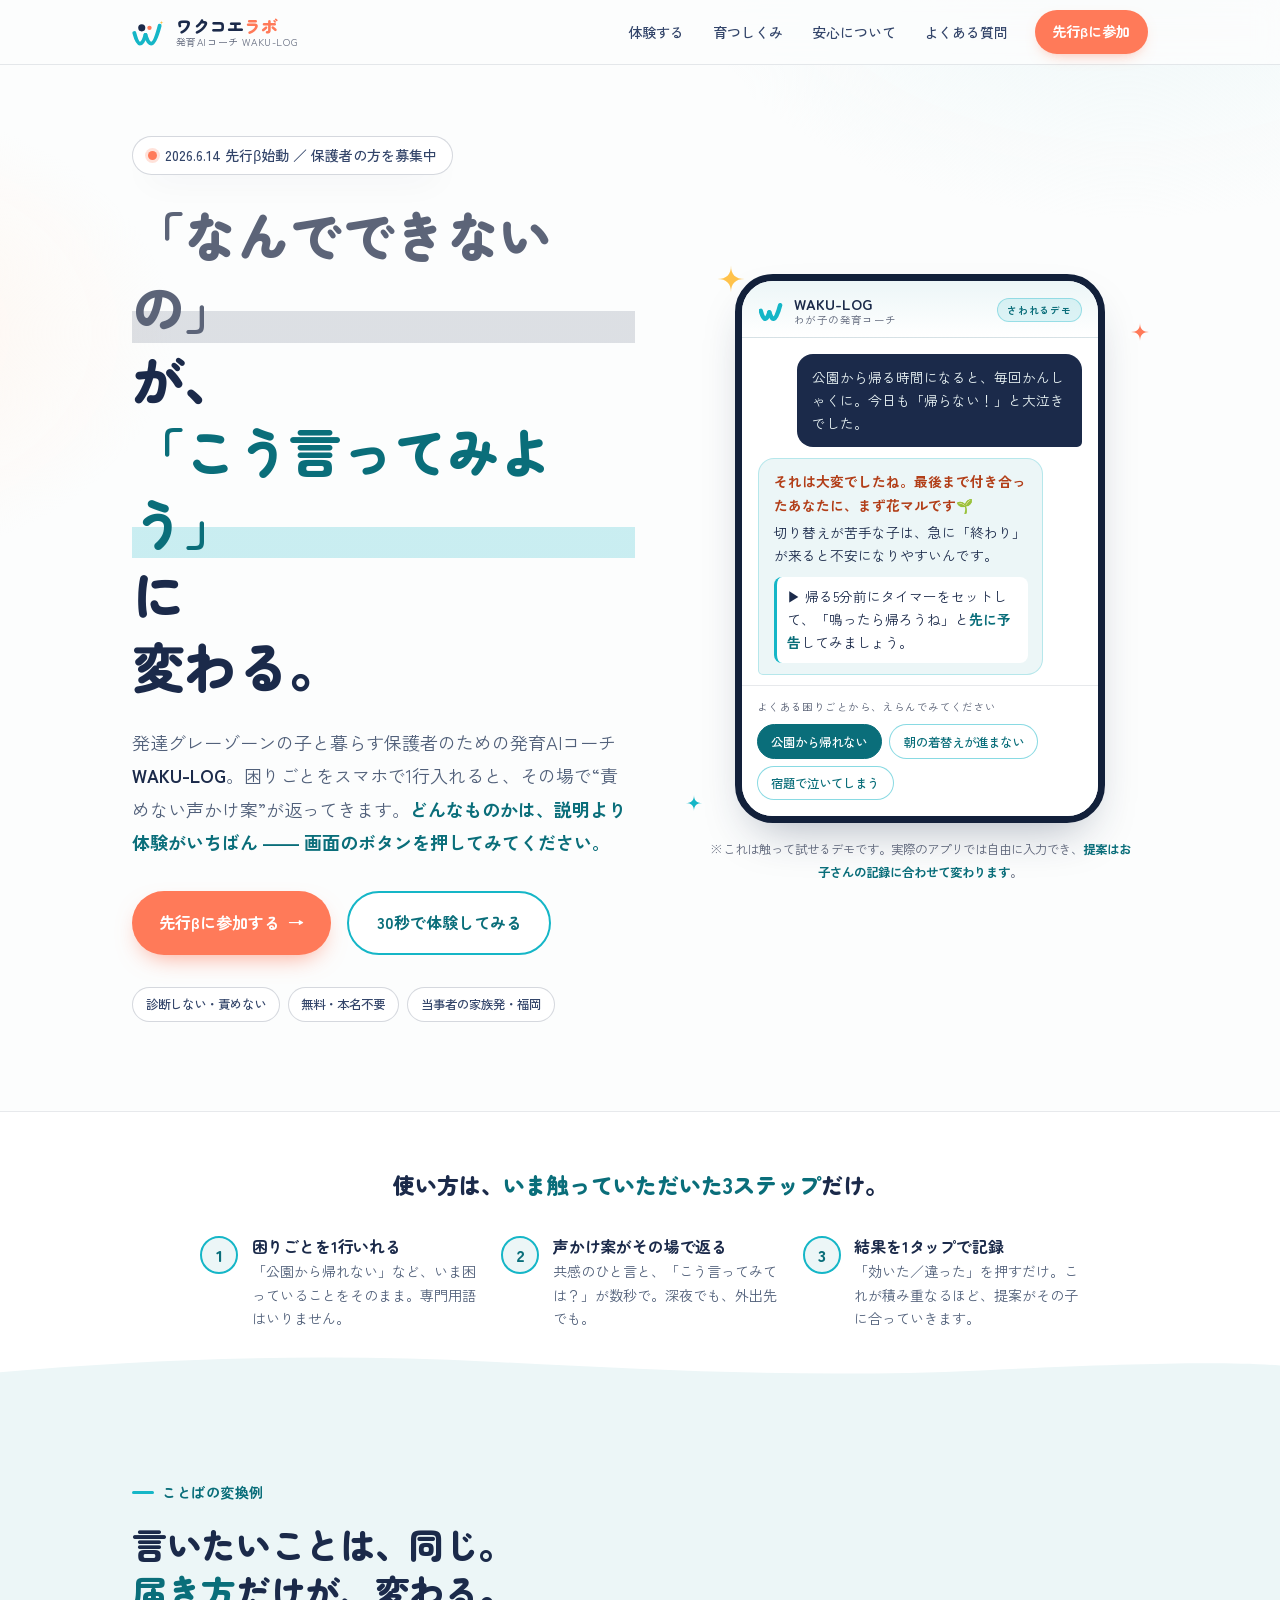
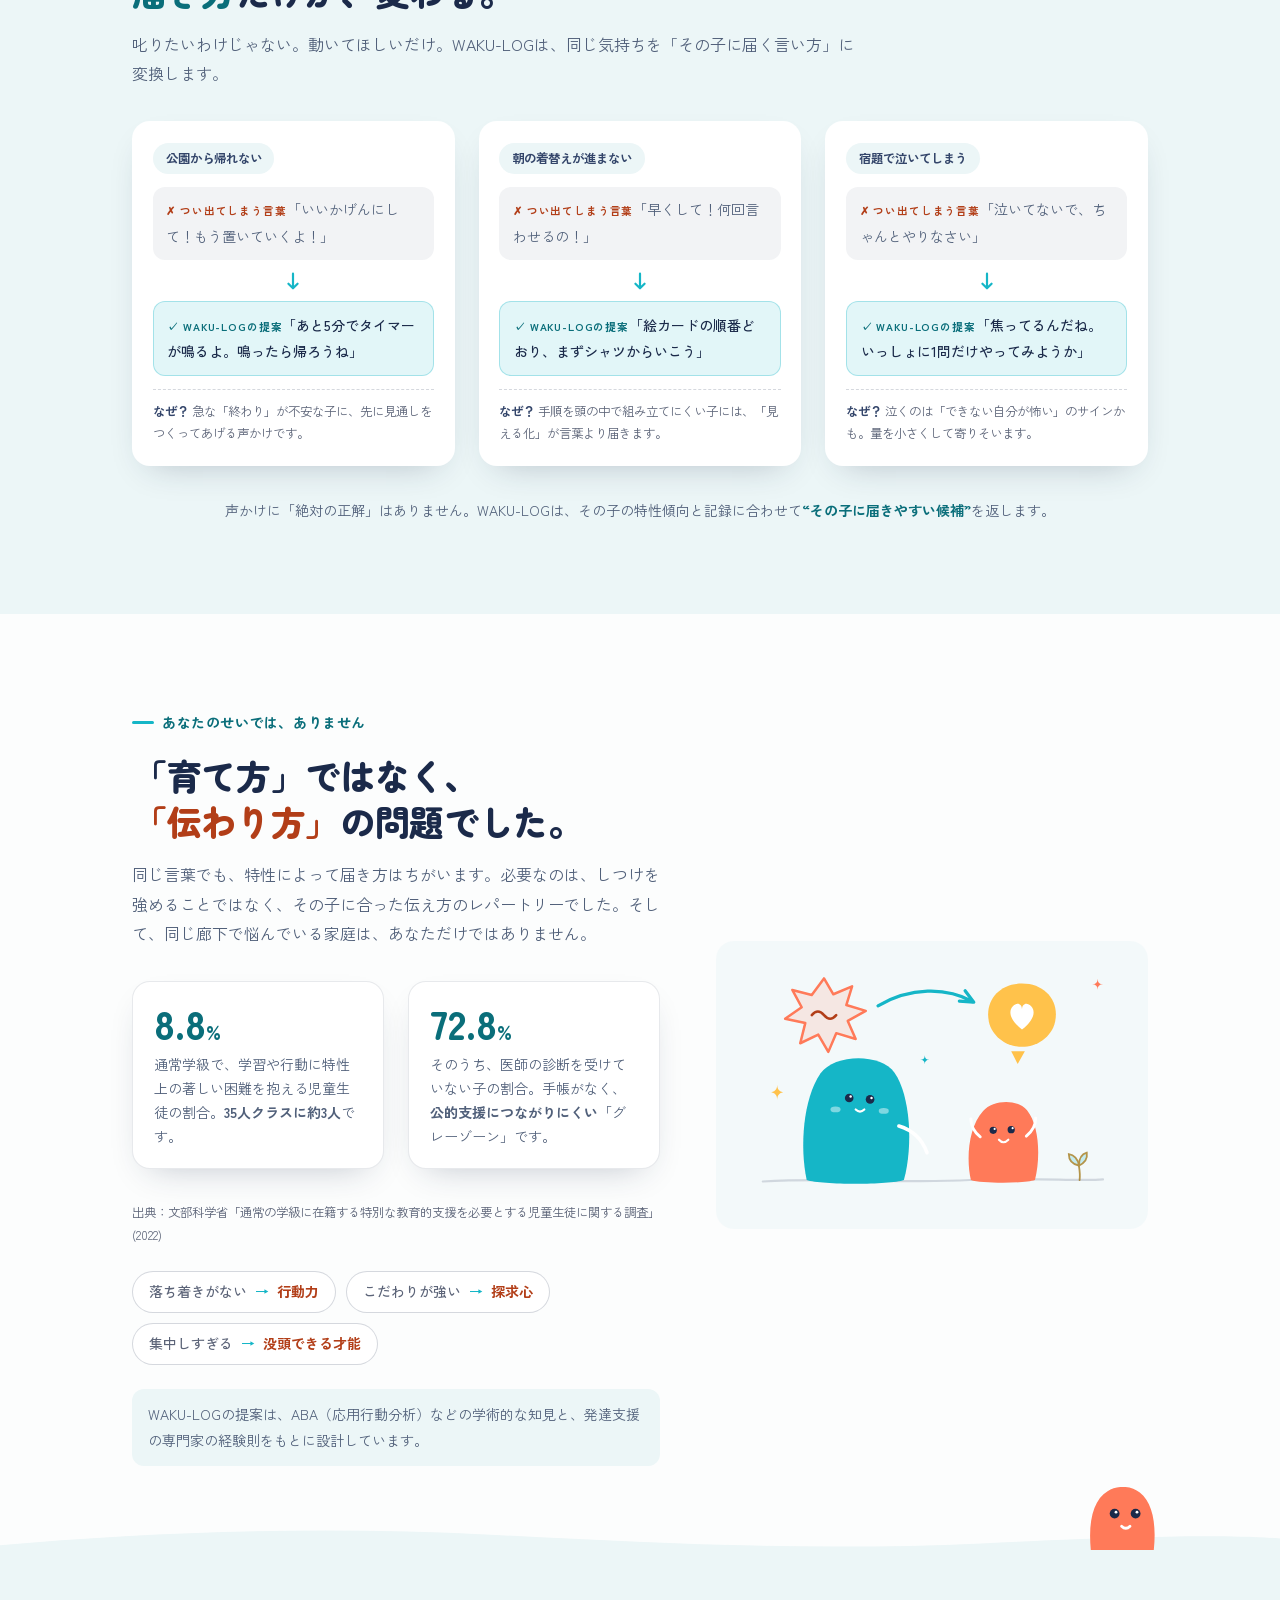
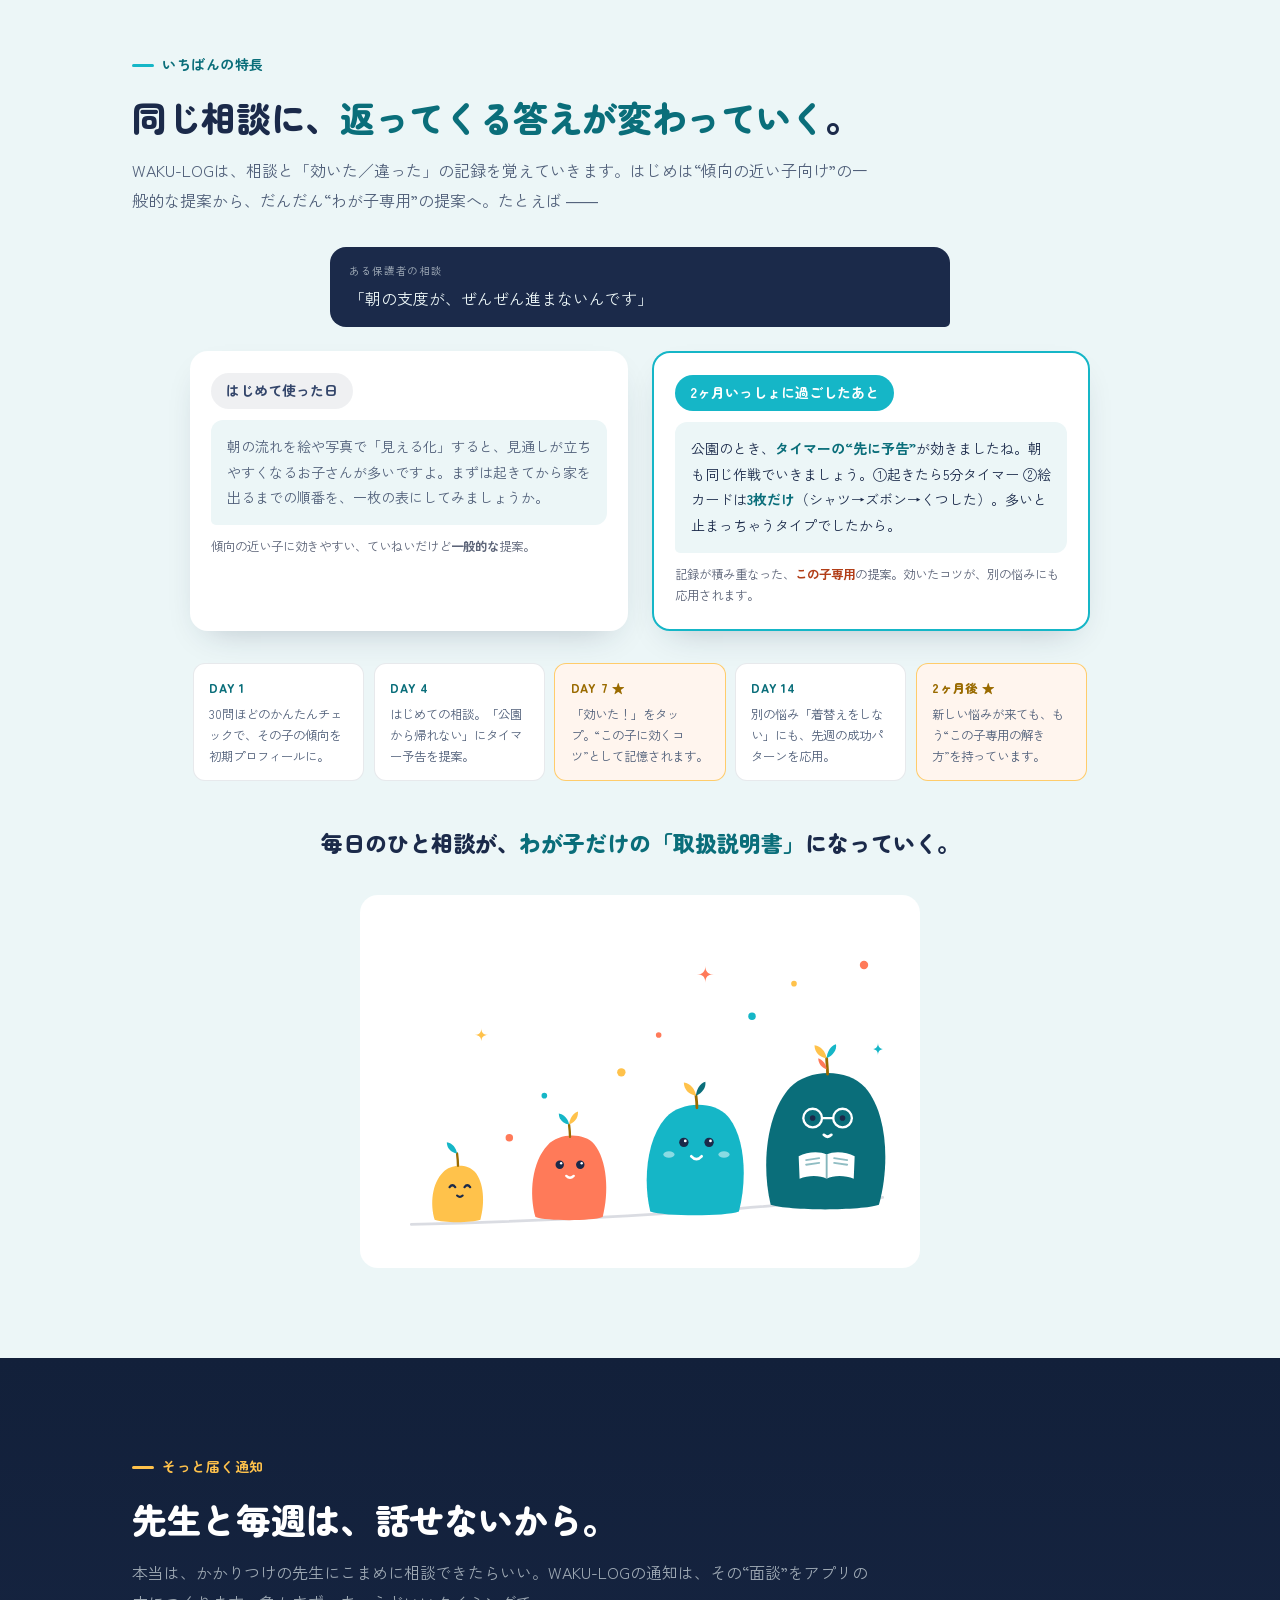
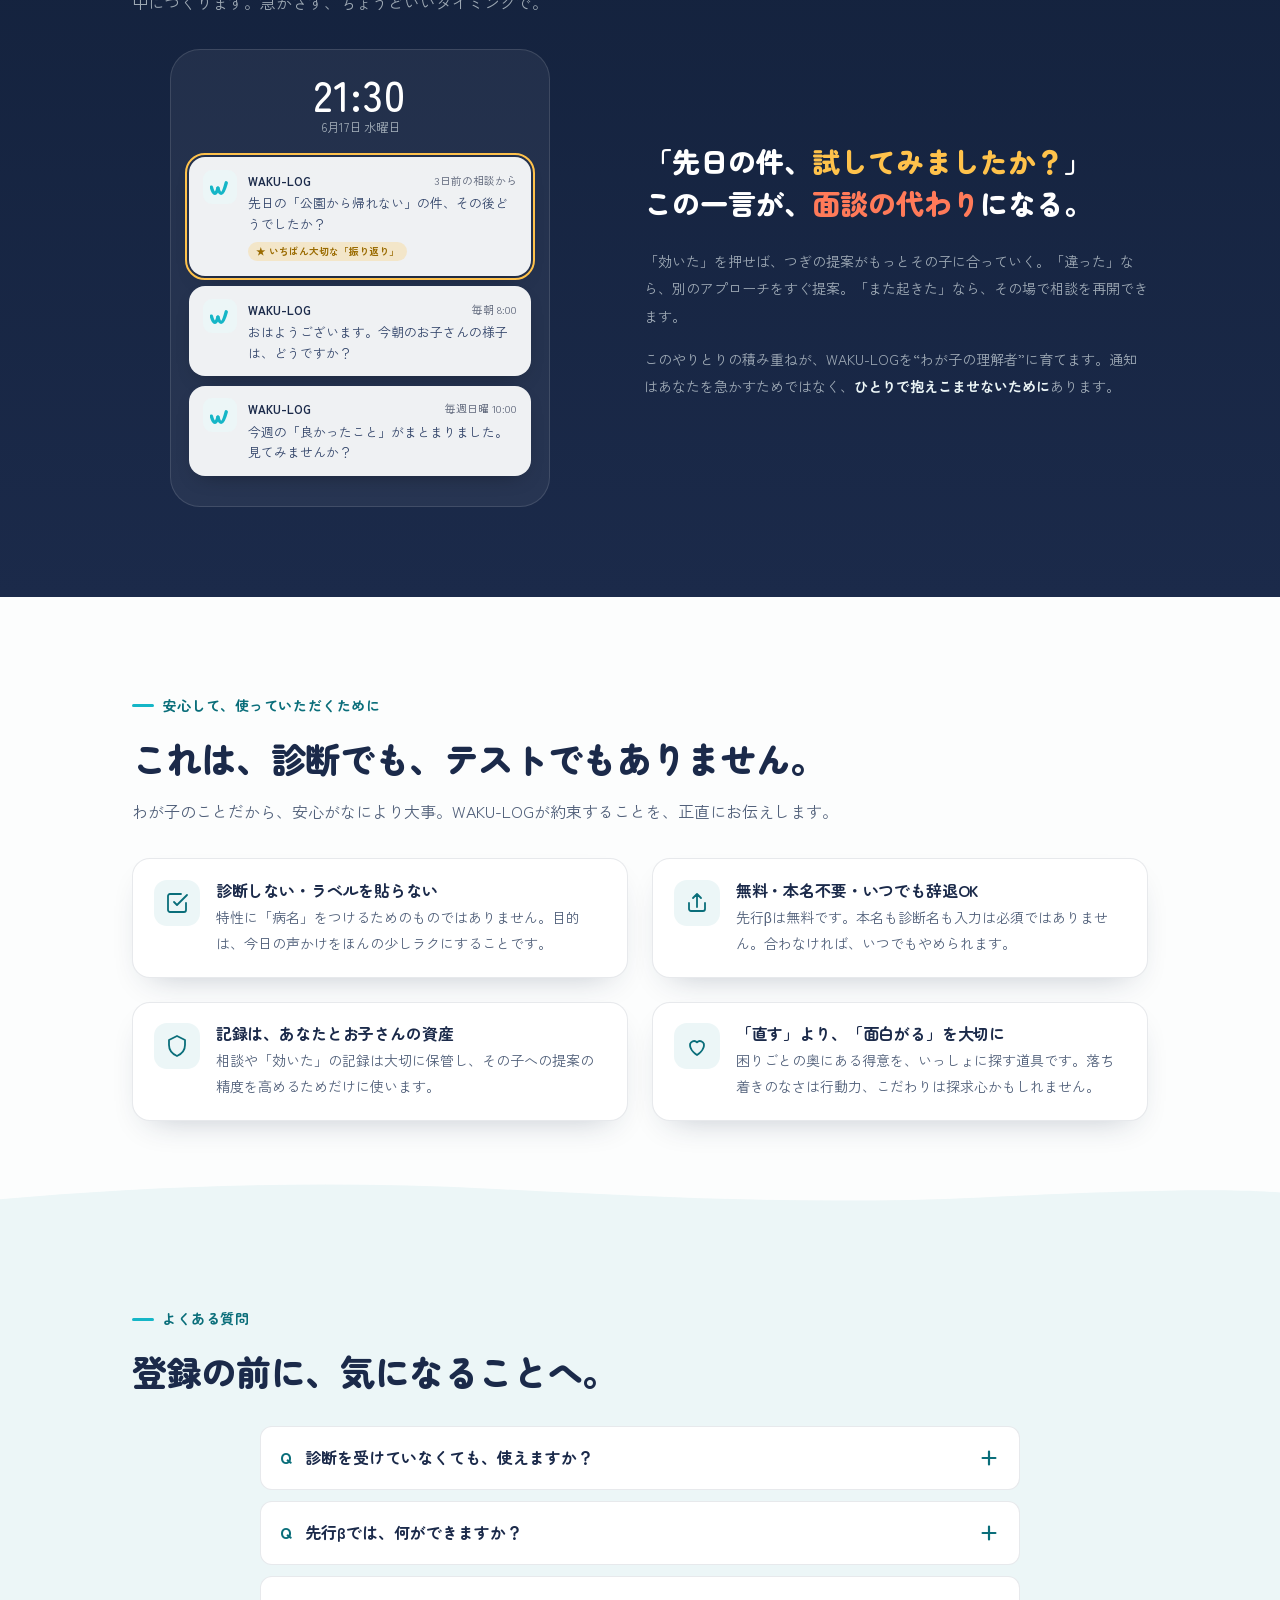
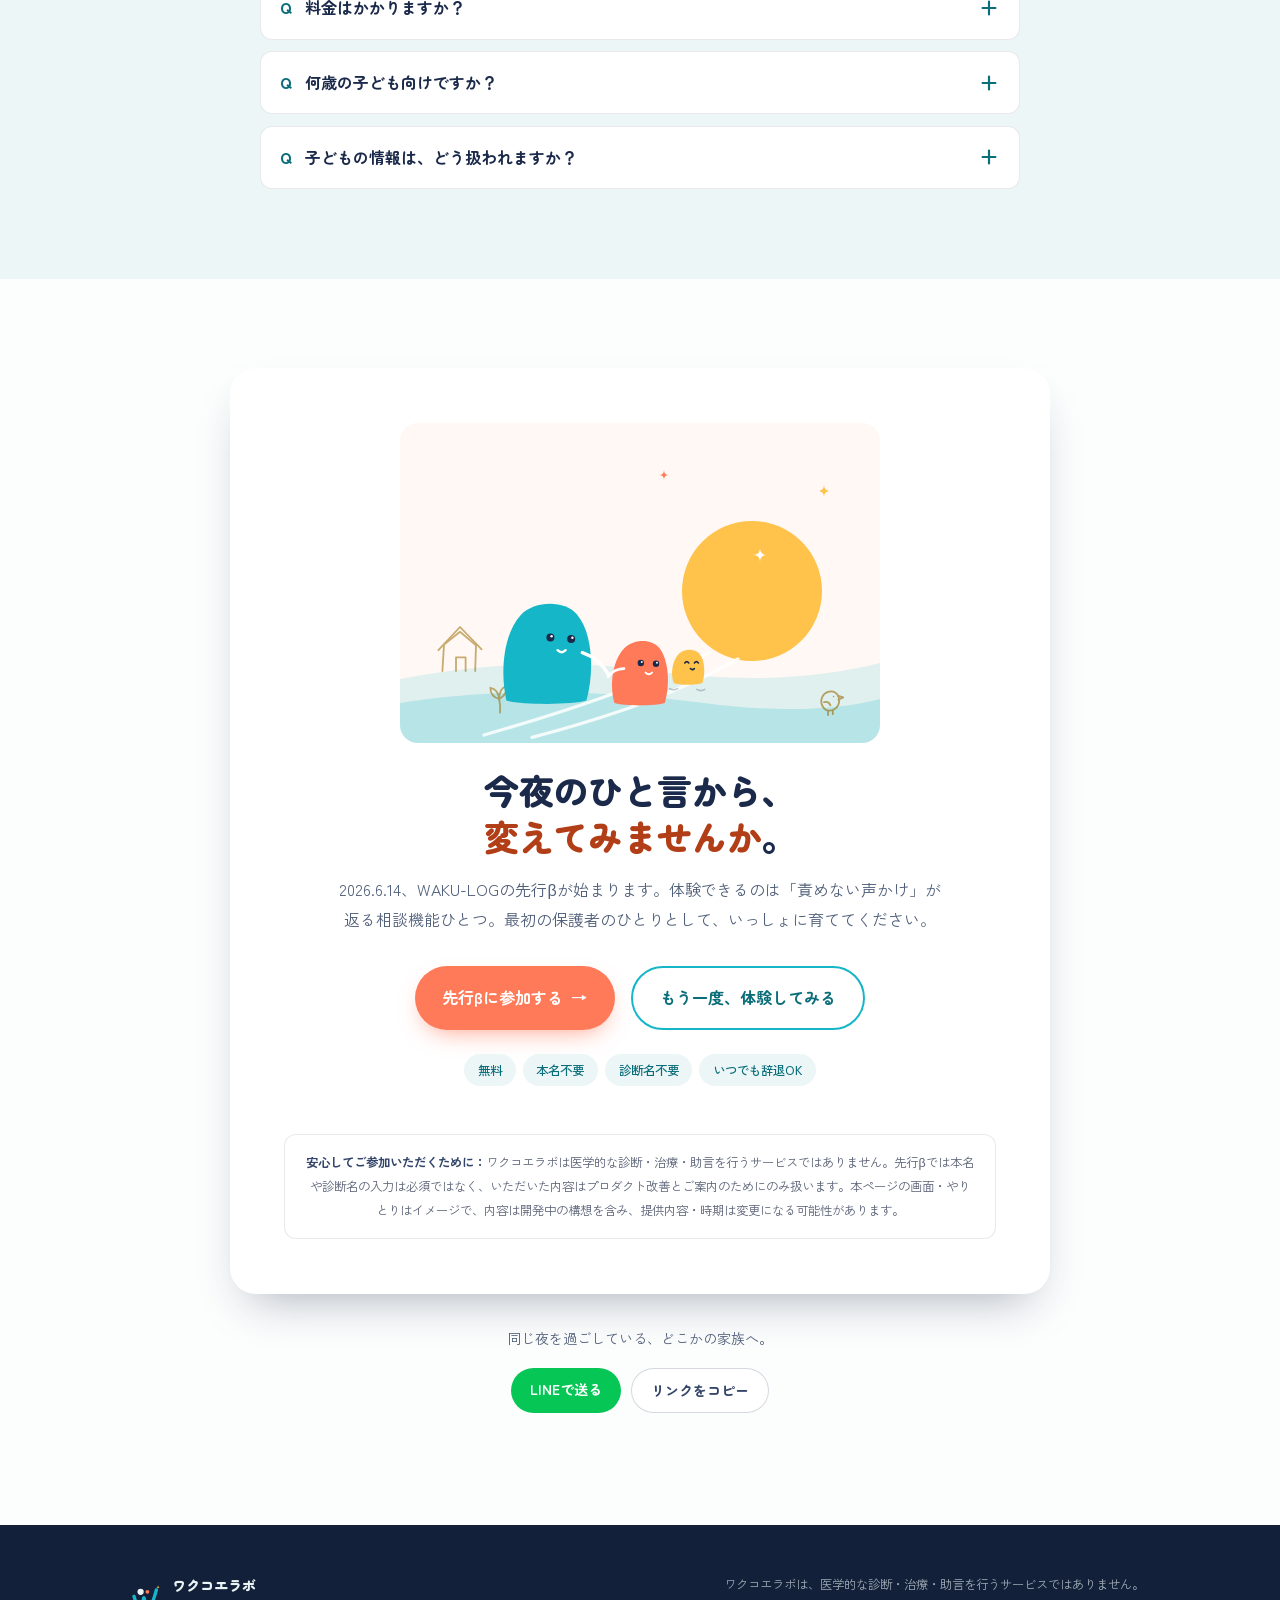
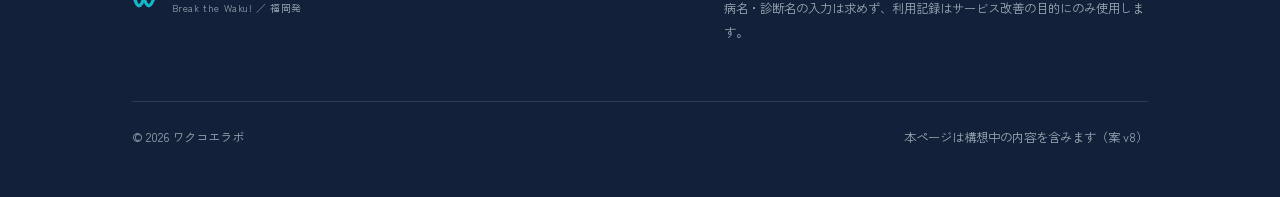
<file: index-v8.html>
<!doctype html>
<html lang="ja">
<head>
  <meta charset="utf-8" />
  <meta name="viewport" content="width=device-width, initial-scale=1, viewport-fit=cover" />
  <meta name="robots" content="noindex,nofollow" />
  <title>ワクコエラボ｜WAKU-LOG ― 触って分かる、責めない声かけAIコーチ</title>
  <meta name="description" content="「なんでできないの」が「こう言ってみよう」に変わる。困りごとを1行入れると、その場で責めない声かけ案が返る発育AIコーチ WAKU-LOG。このページで実際に体験できます。診断しない・責めない。2026.6.14 先行β、保護者を募集中。" />
  <meta property="og:title" content="ワクコエラボ｜WAKU-LOG ― 触って分かる、責めない声かけAIコーチ" />
  <meta property="og:description" content="困りごとを1行で、責めない声かけ案がその場で返る。ページ上でそのまま体験できます。2026.6.14 先行β、保護者募集中。" />
  <meta property="og:type" content="website" />
  <meta property="og:url" content="https://cybersakurax.github.io/Break-The-Waku/index-v8.html" />
  <meta name="twitter:card" content="summary_large_image" />
  <link rel="icon" type="image/svg+xml" href="data:image/svg+xml,%3Csvg%20xmlns='http://www.w3.org/2000/svg'%20viewBox='360.59%20297.27%20150.4%20150.4'%3E%3Cpath%20d='M379.38%20376.62%20C386.50%20403.54%20393.62%20417.00%20400.75%20417.00%20C408.67%20417.00%20415.79%20405.92%20422.12%20383.75'%20fill='none'%20stroke='%2315B6C7'%20stroke-width='14.84'%20stroke-linecap='round'%20stroke-linejoin='round'/%3E%3Cpath%20d='M422.12%20383.75%20C429.25%20405.92%20436.38%20417.00%20443.50%20417.00%20C453.79%20417.00%20464.88%20394.04%20476.75%20348.12'%20fill='none'%20stroke='%2315B6C7'%20stroke-width='14.84'%20stroke-linecap='round'%20stroke-linejoin='round'/%3E%3Ccircle%20cx='407.88'%20cy='356.44'%20r='13.65'%20fill='%231B2A4A'/%3E%3Ccircle%20cx='437.56'%20cy='356.44'%20r='8.43'%20fill='%23FF7A59'/%3E%3Cpath%20d='M483.88%20327.94%20C483.88%20333.48%20486.65%20336.25%20492.19%20336.25%20C486.65%20336.25%20483.88%20339.02%20483.88%20344.56%20C483.88%20339.02%20481.10%20336.25%20475.56%20336.25%20C481.10%20336.25%20483.88%20333.48%20483.88%20327.94%20Z'%20fill='%23FFC24B'/%3E%3C/svg%3E" />
  <link rel="icon" href="favicon.ico" sizes="32x32" />
  <link rel="apple-touch-icon" href="apple-touch-icon.png" />
  <link rel="preconnect" href="https://fonts.googleapis.com">
  <link rel="preconnect" href="https://fonts.gstatic.com" crossorigin>
  <link href="https://fonts.googleapis.com/css2?family=Zen+Maru+Gothic:wght@500;700;900&family=Zen+Kaku+Gothic+New:wght@400;500;700&display=swap" rel="stylesheet">

  <style>
  /* ワクコエラボ v8 — v7(体験デモ型)のイラストをブロブキャラ+手描き線テイストに差し替えた案
   * 宛先: 実際に使う保護者(3〜12歳グレーゾーンの子の親)。
   * 主役: LP上で動くWAKU-LOGの体験デモ(v7と同一)。
   * テイスト: ぷにぷにしたオリジナルブロブキャラ(SVG手組み・ブランド4色)+ゆるい手描き線画アクセント。
   *           キラキラ・波形セクション区切り・覗きキャラなど軽い装飾を追加。構成・文章はv7のまま。
   * ブランドCSSは tokens.css(公式ガイド準拠)を継承。
   */
  :root {
    --navy:#1B2A4A; --turquoise:#15B6C7; --coral:#FF7A59; --sun:#FFC24B;
    --teal-ink:#0A6E7A; --coral-ink:#B23E18; --navy-soft:#33456A; --navy-deep:#12203A; --sun-ink:#9A6B00;
    --paper:#FCFDFD; --paper-cool:#ECF6F7; --paper-warm:#FFF5EE; --surface:#ffffff;
    --ink:#1B2A4A; --ink-2:#51607A; --ink-3:#5C6478; --rule:rgba(27,42,74,.10); --rule-2:rgba(27,42,74,.18);
    --on-navy:#EAF4F5; --on-navy-2:rgba(234,244,245,.64); --surf-light:rgba(255,255,255,.06); --hair-light:rgba(255,255,255,.12);
    --focus:#0A6E7A;
    --font-display:"Zen Maru Gothic","Hiragino Maru Gothic ProN","Yu Gothic UI",sans-serif;
    --font-body:"Zen Kaku Gothic New","Hiragino Sans","Meiryo","Yu Gothic",sans-serif;
    --text-xs:0.78rem; --text-sm:0.875rem; --text-base:1rem; --text-md:1.125rem; --text-lg:1.375rem; --text-xl:1.75rem; --text-2xl:2.1875rem;
    --text-display-s:clamp(2.05rem,4.6vw + 0.5rem,3.3rem);
    --space-2xs:0.5rem; --space-xs:0.75rem; --space-sm:1rem; --space-md:1.5rem; --space-lg:2rem; --space-xl:3rem;
    --radius-card:18px; --radius-sm:12px; --radius-pill:999px;
    --shadow-soft:0 14px 34px -18px rgba(27,42,74,.30); --shadow-lift:0 22px 48px -20px rgba(27,42,74,.38);
    --ease-out:cubic-bezier(0.16,1,0.3,1); --dur-short:200ms; --dur-mid:360ms;
    --max:1080px; --z-nav:100;
  }
  *,*::before,*::after{box-sizing:border-box;margin:0;padding:0;}
  html{scroll-behavior:smooth;overflow-x:clip;}
  body{font-family:var(--font-body);background:var(--paper);color:var(--ink);line-height:1.85;font-size:var(--text-base);overflow-x:clip;-webkit-font-smoothing:antialiased;text-rendering:optimizeLegibility;}
  a{color:inherit;text-decoration:none;} svg{display:block;} img{max-width:100%;height:auto;display:block;}
  ::selection{background:var(--sun);color:var(--navy);}
  .container{width:100%;max-width:var(--max);margin:0 auto;padding-inline:clamp(1.1rem,4vw,2rem);}
  .sr-only{position:absolute;width:1px;height:1px;padding:0;margin:-1px;overflow:hidden;clip:rect(0 0 0 0);white-space:nowrap;border:0;}
  h1,h2,h3,h4{font-family:var(--font-display);font-weight:700;line-height:1.32;letter-spacing:-0.01em;overflow-wrap:anywhere;}
  :where(a,button,summary):focus-visible{outline:3px solid var(--focus);outline-offset:3px;border-radius:6px;}
  button{font-family:inherit;}

  section{padding-block:clamp(3.4rem,7vw,6rem);position:relative;scroll-margin-top:5.5rem;}
  .eyebrow{display:inline-flex;align-items:center;gap:var(--space-2xs);font-family:var(--font-display);font-weight:700;font-size:var(--text-sm);color:var(--teal-ink);letter-spacing:.04em;margin-bottom:var(--space-sm);}
  .eyebrow::before{content:"";width:22px;height:3px;background:var(--turquoise);border-radius:3px;}
  .sec-title{font-size:var(--text-2xl);font-weight:900;margin-bottom:var(--space-sm);}
  .sec-title .tq{color:var(--teal-ink);} .sec-title .co{color:var(--coral-ink);}
  .sec-lead{color:var(--ink-2);max-width:46em;}

  /* ===== NAV ===== */
  .nav-wrap{position:fixed;inset-inline:0;top:0;z-index:var(--z-nav);background:rgba(252,253,253,.86);backdrop-filter:blur(12px);-webkit-backdrop-filter:blur(12px);border-bottom:1px solid var(--rule);}
  .nav{display:flex;align-items:center;gap:var(--space-md);height:64px;}
  .brand{display:flex;align-items:center;gap:.6rem;margin-right:auto;min-width:0;}
  .brand-mark{width:34px;height:28px;flex:none;}
  .brand-name{font-family:var(--font-display);font-weight:900;font-size:1.05rem;letter-spacing:.01em;display:block;line-height:1.2;white-space:nowrap;}
  .brand-sub{display:block;font-size:.62rem;color:var(--ink-3);letter-spacing:.06em;line-height:1.2;white-space:nowrap;}
  .nav-links{display:flex;gap:var(--space-md);list-style:none;}
  .nav-links a{font-size:var(--text-sm);font-weight:500;color:var(--navy-soft);padding:.4rem .15rem;border-bottom:2px solid transparent;transition:color var(--dur-short),border-color var(--dur-short);}
  .nav-links a:hover{color:var(--teal-ink);border-color:var(--turquoise);}
  .nav-cta{flex:none;background:var(--coral);color:#fff;font-family:var(--font-display);font-weight:700;font-size:var(--text-sm);padding:.55rem 1.1rem;border-radius:var(--radius-pill);box-shadow:0 6px 16px -8px rgba(255,122,89,.7);transition:transform var(--dur-short) var(--ease-out),box-shadow var(--dur-short);}
  .nav-cta:hover{transform:translateY(-2px);box-shadow:0 10px 20px -8px rgba(255,122,89,.8);}
  .nav-toggle{display:none;background:none;border:0;width:44px;height:44px;color:var(--navy);cursor:pointer;align-items:center;justify-content:center;}
  .nav-toggle svg{width:26px;height:26px;}
  @media (max-width:840px){
    .nav-links{display:none;position:absolute;top:64px;left:0;right:0;background:var(--surface);flex-direction:column;gap:0;padding:.5rem 1.2rem 1rem;border-bottom:1px solid var(--rule);box-shadow:var(--shadow-soft);}
    .nav-links.open{display:flex;}
    .nav-links a{display:block;padding:.8rem .2rem;border-bottom:1px solid var(--rule);}
    .nav-toggle{display:inline-flex;}
  }
  @media (max-width:480px){
    .nav{gap:var(--space-sm);}
    .brand-sub{display:none;}
    .nav-cta{padding:.5rem .85rem;font-size:.78rem;}
  }

  /* ===== HERO ===== */
  .hero{padding-top:calc(64px + clamp(2.6rem,6vw,4.5rem));background:
    radial-gradient(46rem 30rem at 88% -8%, var(--paper-cool) 0%, transparent 64%),
    radial-gradient(34rem 24rem at -12% 30%, var(--paper-warm) 0%, transparent 60%),
    var(--paper);}
  .hero-grid{display:grid;grid-template-columns:minmax(0,1.05fr) minmax(0,.95fr);gap:clamp(2rem,5vw,3.6rem);align-items:center;}
  @media (max-width:920px){.hero-grid{grid-template-columns:1fr;}}
  .badge{display:inline-flex;align-items:center;gap:.5rem;background:var(--surface);border:1px solid var(--rule-2);border-radius:var(--radius-pill);padding:.36rem .95rem;font-size:var(--text-sm);font-weight:500;color:var(--navy-soft);box-shadow:var(--shadow-soft);margin-bottom:var(--space-md);}
  .badge .dot{width:9px;height:9px;border-radius:50%;background:var(--coral);box-shadow:0 0 0 3px rgba(255,122,89,.22);}
  .hero-catch{font-size:var(--text-display-s);font-weight:900;line-height:1.36;margin-bottom:var(--space-md);}
  .hero-catch .ng,.hero-catch .ok{display:inline-block;max-width:100%;}
  .hero-catch .ng{color:var(--ink-3);background:linear-gradient(transparent 78%, rgba(27,42,74,.14) 78%);}
  .hero-catch .ok{color:var(--teal-ink);background:linear-gradient(transparent 78%, rgba(21,182,199,.22) 78%);}
  .hero-sub{color:var(--ink-2);font-size:var(--text-md);max-width:34em;margin-bottom:var(--space-lg);}
  .hero-btns{display:flex;flex-wrap:wrap;gap:var(--space-sm);margin-bottom:var(--space-lg);}
  .btn{display:inline-flex;align-items:center;justify-content:center;gap:.5rem;font-family:var(--font-display);font-weight:700;border-radius:var(--radius-pill);padding:.95rem 1.7rem;font-size:var(--text-base);cursor:pointer;border:0;transition:transform var(--dur-short) var(--ease-out),box-shadow var(--dur-short),background var(--dur-short);}
  .btn-primary{background:var(--coral);color:#fff;box-shadow:0 10px 24px -10px rgba(255,122,89,.75);}
  .btn-primary:hover{transform:translateY(-2px);box-shadow:0 14px 28px -10px rgba(255,122,89,.85);}
  .btn-secondary{background:var(--surface);color:var(--teal-ink);border:2px solid var(--turquoise);}
  .btn-secondary:hover{background:var(--paper-cool);transform:translateY(-2px);}
  .btn .ar{transition:transform var(--dur-short);}
  .btn:hover .ar{transform:translateX(3px);}
  .trust{display:flex;flex-wrap:wrap;gap:.5rem;}
  .pill{font-size:var(--text-xs);font-weight:500;color:var(--navy-soft);background:var(--surface);border:1px solid var(--rule-2);border-radius:var(--radius-pill);padding:.3rem .8rem;}

  /* ===== PHONE DEMO ===== */
  .phone-stage{display:flex;flex-direction:column;align-items:center;gap:.9rem;}
  .phone{width:min(370px,100%);background:var(--surface);border:7px solid var(--navy-deep);border-radius:38px;box-shadow:var(--shadow-lift);overflow:hidden;}
  .phone-bar{display:flex;align-items:center;gap:.55rem;padding:.85rem 1.05rem .7rem;border-bottom:1px solid var(--rule);background:linear-gradient(180deg,var(--paper-cool),var(--surface));}
  .phone-bar .mark{width:26px;height:22px;flex:none;}
  .phone-bar .ttl{font-family:var(--font-display);font-weight:700;font-size:.92rem;line-height:1.25;}
  .phone-bar .ttl small{display:block;font-family:var(--font-body);font-weight:400;font-size:.66rem;color:var(--ink-3);letter-spacing:.04em;}
  .phone-bar .demo-tag{margin-left:auto;font-size:.6rem;font-weight:700;color:var(--teal-ink);background:rgba(21,182,199,.12);border:1px solid rgba(21,182,199,.35);border-radius:var(--radius-pill);padding:.14rem .55rem;letter-spacing:.08em;}
  .chat{padding:1rem 1rem 0.6rem;display:flex;flex-direction:column;gap:.7rem;min-height:300px;}
  .msg{max-width:88%;padding:.7rem .9rem;border-radius:16px;font-size:.86rem;line-height:1.7;}
  .msg.me{align-self:flex-end;background:var(--navy);color:var(--on-navy);border-bottom-right-radius:5px;}
  .msg.ai{align-self:flex-start;background:var(--paper-cool);border:1px solid rgba(21,182,199,.25);border-bottom-left-radius:5px;}
  .msg.ai .care{display:block;color:var(--coral-ink);font-weight:700;margin-bottom:.25rem;}
  .msg.ai .sug{display:block;margin-top:.55rem;background:var(--surface);border-left:3px solid var(--turquoise);border-radius:8px;padding:.5rem .65rem;color:var(--navy);}
  .msg.ai .sug b{color:var(--teal-ink);}
  .msg.sys{align-self:center;background:transparent;color:var(--ink-3);font-size:.72rem;padding:.1rem .4rem;text-align:center;}
  .typing{align-self:flex-start;display:inline-flex;gap:5px;padding:.78rem 1rem;background:var(--paper-cool);border:1px solid rgba(21,182,199,.25);border-radius:16px;border-bottom-left-radius:5px;}
  .typing i{width:7px;height:7px;border-radius:50%;background:var(--teal-ink);opacity:.4;animation:tp 1.1s infinite;}
  .typing i:nth-child(2){animation-delay:.18s;} .typing i:nth-child(3){animation-delay:.36s;}
  @keyframes tp{0%,60%,100%{opacity:.35;transform:translateY(0);}30%{opacity:1;transform:translateY(-3px);}}
  .tcard{margin:0 1rem .35rem;background:var(--paper-warm);border:1px dashed rgba(255,122,89,.5);border-radius:var(--radius-sm);padding:.65rem .8rem;}
  .tcard .tt{font-size:.8rem;font-weight:700;display:flex;align-items:center;gap:.45rem;margin-bottom:.45rem;}
  .tcard .tag{font-size:.58rem;font-weight:700;color:var(--coral-ink);border:1px solid rgba(255,122,89,.55);border-radius:var(--radius-pill);padding:.05rem .5rem;letter-spacing:.06em;}
  .fb-row{display:flex;gap:.45rem;flex-wrap:wrap;}
  .fb-btn{font-size:.76rem;font-weight:700;font-family:var(--font-display);padding:.4rem .85rem;border-radius:var(--radius-pill);border:1.5px solid var(--rule-2);background:var(--surface);color:var(--navy-soft);cursor:pointer;transition:all var(--dur-short);}
  .fb-btn:hover{border-color:var(--turquoise);color:var(--teal-ink);}
  .fb-btn.on{background:var(--turquoise);border-color:var(--turquoise);color:#fff;}
  .fb-btn:disabled{cursor:default;opacity:.55;}
  .fb-btn.on:disabled{opacity:1;}
  .memo{margin:0 1rem .8rem;background:rgba(27,42,74,.05);border-radius:var(--radius-sm);padding:.6rem .8rem;font-size:.76rem;line-height:1.65;color:var(--navy-soft);display:flex;gap:.5rem;align-items:flex-start;}
  .memo .ic{flex:none;}
  .chips{padding:.7rem .9rem 1rem;border-top:1px solid var(--rule);background:var(--surface);}
  .chips .lab{font-size:.66rem;color:var(--ink-3);margin-bottom:.5rem;letter-spacing:.04em;}
  .chip-row{display:flex;flex-wrap:wrap;gap:.45rem;}
  .chip{font-size:.78rem;font-weight:500;padding:.45rem .85rem;border-radius:var(--radius-pill);border:1.5px solid rgba(21,182,199,.5);background:var(--surface);color:var(--teal-ink);cursor:pointer;transition:all var(--dur-short);}
  .chip:hover{background:var(--paper-cool);}
  .chip[aria-pressed="true"]{background:var(--teal-ink);border-color:var(--teal-ink);color:#fff;}
  .phone-hint{font-size:var(--text-xs);color:var(--ink-3);text-align:center;max-width:34em;}
  .phone-hint b{color:var(--teal-ink);}

  /* ===== STEPS STRIP ===== */
  .steps{background:var(--surface);border-block:1px solid var(--rule);padding-block:clamp(2.2rem,4.5vw,3.2rem);}
  .steps-head{font-family:var(--font-display);font-weight:900;font-size:var(--text-lg);text-align:center;margin-bottom:var(--space-lg);}
  .steps-head .tq{color:var(--teal-ink);}
  .step-grid{display:grid;grid-template-columns:repeat(3,1fr);gap:var(--space-md);max-width:880px;margin:0 auto;}
  @media (max-width:760px){.step-grid{grid-template-columns:1fr;max-width:440px;}}
  .step{display:flex;gap:.85rem;align-items:flex-start;}
  .step .no{flex:none;width:38px;height:38px;border-radius:50%;background:var(--paper-cool);border:2px solid var(--turquoise);color:var(--teal-ink);font-family:var(--font-display);font-weight:900;display:grid;place-items:center;font-size:1.05rem;}
  .step h3{font-size:var(--text-base);font-weight:700;margin-bottom:.15rem;}
  .step p{font-size:var(--text-sm);color:var(--ink-2);line-height:1.7;}

  /* ===== BEFORE / AFTER ===== */
  .examples{background:var(--paper-cool);}
  .ba-grid{display:grid;grid-template-columns:repeat(3,1fr);gap:var(--space-md);margin-top:var(--space-lg);}
  @media (max-width:920px){.ba-grid{grid-template-columns:1fr;max-width:560px;}}
  .ba{background:var(--surface);border-radius:var(--radius-card);box-shadow:var(--shadow-soft);padding:1.4rem 1.3rem;display:flex;flex-direction:column;gap:.8rem;}
  .ba .scene{align-self:flex-start;font-size:var(--text-xs);font-weight:700;color:var(--navy-soft);background:var(--paper-cool);border-radius:var(--radius-pill);padding:.25rem .8rem;}
  .ba .b-line,.ba .a-line{border-radius:var(--radius-sm);padding:.7rem .85rem;font-size:var(--text-sm);line-height:1.7;position:relative;}
  .ba .b-line{background:rgba(27,42,74,.055);color:var(--ink-2);}
  .ba .a-line{background:rgba(21,182,199,.12);border:1px solid rgba(21,182,199,.3);color:var(--navy);font-weight:500;}
  .ba .k{display:inline-flex;align-items:center;gap:.35rem;font-size:.66rem;font-weight:700;letter-spacing:.08em;margin-bottom:.3rem;}
  .ba .b-line .k{color:var(--coral-ink);} .ba .a-line .k{color:var(--teal-ink);}
  .ba .ar-down{align-self:center;color:var(--turquoise);line-height:1;margin-block:-.2rem;}
  .ba .why{font-size:var(--text-xs);color:var(--ink-3);line-height:1.7;border-top:1px dashed var(--rule-2);padding-top:.7rem;margin-top:auto;}
  .ba .why b{color:var(--navy-soft);}
  .ba-note{margin-top:var(--space-lg);text-align:center;font-size:var(--text-sm);color:var(--ink-2);}

  /* ===== WHY ===== */
  .why-grid{display:grid;grid-template-columns:minmax(0,1.1fr) minmax(0,.9fr);gap:clamp(2rem,5vw,3.5rem);align-items:center;}
  @media (max-width:920px){.why-grid{grid-template-columns:1fr;}}
  .stat-row{display:grid;grid-template-columns:1fr 1fr;gap:var(--space-md);margin-block:var(--space-lg);}
  @media (max-width:520px){.stat-row{grid-template-columns:1fr;}}
  .stat{background:var(--surface);border:1px solid var(--rule);border-radius:var(--radius-card);padding:1.2rem 1.3rem;box-shadow:var(--shadow-soft);}
  .stat .num{font-family:var(--font-display);font-weight:900;font-size:2.5rem;line-height:1.1;color:var(--teal-ink);}
  .stat .num small{font-size:1.2rem;}
  .stat p{font-size:var(--text-sm);color:var(--ink-2);line-height:1.7;margin-top:.3rem;}
  .stat-src{font-size:var(--text-xs);color:var(--ink-3);}
  .rf-row{display:flex;flex-wrap:wrap;gap:.6rem;margin-top:var(--space-md);}
  .rf{display:inline-flex;align-items:center;gap:.5rem;background:var(--surface);border:1px solid var(--rule-2);border-radius:var(--radius-pill);padding:.45rem 1rem;font-size:var(--text-sm);font-weight:500;}
  .rf .from{color:var(--ink-3);} .rf .to{color:var(--coral-ink);font-weight:700;}
  .rf .a{color:var(--turquoise);font-weight:700;}
  .why-illust img{border-radius:var(--radius-card);}
  .why-evidence{margin-top:var(--space-md);font-size:var(--text-sm);color:var(--ink-2);background:var(--paper-cool);border-radius:var(--radius-sm);padding:.8rem 1rem;}

  /* ===== GROW ===== */
  .grow{background:var(--paper-cool);}
  .cmp-q{max-width:620px;margin:var(--space-lg) auto var(--space-md);background:var(--navy);color:var(--on-navy);border-radius:16px;border-bottom-right-radius:5px;padding:.85rem 1.2rem;font-size:var(--text-base);position:relative;}
  .cmp-q .lab{display:block;font-size:.66rem;color:var(--on-navy-2);letter-spacing:.06em;margin-bottom:.2rem;}
  .cmp-grid{display:grid;grid-template-columns:1fr 1fr;gap:var(--space-md);max-width:900px;margin:0 auto;}
  @media (max-width:820px){.cmp-grid{grid-template-columns:1fr;max-width:560px;}}
  .cmp{background:var(--surface);border-radius:var(--radius-card);padding:1.4rem 1.3rem;box-shadow:var(--shadow-soft);display:flex;flex-direction:column;gap:.7rem;}
  .cmp.now{border:2px solid var(--turquoise);position:relative;}
  .cmp .when{align-self:flex-start;font-family:var(--font-display);font-weight:700;font-size:var(--text-sm);border-radius:var(--radius-pill);padding:.3rem .95rem;}
  .cmp.day1 .when{background:rgba(27,42,74,.07);color:var(--navy-soft);}
  .cmp.now .when{background:var(--turquoise);color:#fff;}
  .cmp .reply{font-size:var(--text-sm);line-height:1.85;background:var(--paper-cool);border-radius:var(--radius-sm);border-bottom-left-radius:5px;padding:.85rem 1rem;}
  .cmp.day1 .reply{color:var(--ink-2);}
  .cmp .reply b{color:var(--teal-ink);}
  .cmp .note{font-size:var(--text-xs);color:var(--ink-3);line-height:1.7;}
  .cmp.now .note b{color:var(--coral-ink);}
  .tl-mini{display:flex;gap:.6rem;overflow-x:auto;scroll-snap-type:x proximity;padding:var(--space-lg) .2rem .6rem;max-width:900px;margin:0 auto;-webkit-overflow-scrolling:touch;}
  .tl-mini::-webkit-scrollbar{height:6px;} .tl-mini::-webkit-scrollbar-thumb{background:var(--rule-2);border-radius:3px;}
  .tlm{flex:1 0 170px;scroll-snap-align:start;background:var(--surface);border:1px solid var(--rule);border-radius:var(--radius-sm);padding:.85rem .95rem;position:relative;}
  .tlm .d{font-family:var(--font-display);font-weight:900;font-size:var(--text-xs);color:var(--teal-ink);letter-spacing:.06em;margin-bottom:.25rem;display:block;}
  .tlm p{font-size:var(--text-xs);color:var(--ink-2);line-height:1.65;}
  .tlm.peak{border-color:rgba(255,194,75,.8);background:var(--paper-warm);}
  .tlm.peak .d{color:var(--sun-ink);}
  .grow-kicker{text-align:center;font-family:var(--font-display);font-weight:900;font-size:var(--text-lg);margin-top:var(--space-lg);}
  .grow-kicker .tq{color:var(--teal-ink);}
  .grow-illust{max-width:560px;margin:var(--space-lg) auto 0;}
  .grow-illust img{border-radius:var(--radius-card);}

  /* ===== NOTI (navy lock screen) ===== */
  .noti{background:linear-gradient(180deg,var(--navy-deep),var(--navy));color:var(--on-navy);}
  .noti .eyebrow{color:var(--sun);} .noti .eyebrow::before{background:var(--sun);}
  .noti .sec-lead{color:var(--on-navy-2);}
  .noti-grid{display:grid;grid-template-columns:minmax(0,.95fr) minmax(0,1.05fr);gap:clamp(2rem,5vw,3.5rem);align-items:center;margin-top:var(--space-lg);}
  @media (max-width:880px){.noti-grid{grid-template-columns:1fr;}}
  .lock{max-width:380px;margin-inline:auto;background:var(--surf-light);border:1px solid var(--hair-light);border-radius:30px;padding:1.5rem 1.1rem 1.3rem;width:100%;}
  .lock .clock{text-align:center;font-family:var(--font-display);font-weight:500;font-size:2.6rem;line-height:1;letter-spacing:.02em;color:#fff;}
  .lock .date{text-align:center;font-size:var(--text-xs);color:var(--on-navy-2);margin-bottom:1.1rem;}
  .ln{display:flex;gap:.7rem;align-items:flex-start;background:rgba(252,253,253,.94);color:var(--ink);border-radius:16px;padding:.8rem .9rem;margin-bottom:.6rem;box-shadow:0 8px 22px -12px rgba(0,0,0,.45);}
  .ln.hl{outline:2px solid var(--sun);outline-offset:2px;}
  .ln .ic{flex:none;width:34px;height:34px;border-radius:9px;background:var(--paper-cool);display:grid;place-items:center;}
  .ln .ic svg{width:20px;height:17px;}
  .ln .bd{min-width:0;flex:1;}
  .ln .t{display:flex;justify-content:space-between;gap:.6rem;font-size:.68rem;color:var(--ink-3);margin-bottom:.1rem;}
  .ln .t b{color:var(--navy);font-size:.74rem;}
  .ln p{font-size:.8rem;line-height:1.6;color:var(--navy-soft);}
  .ln .star-tag{display:inline-block;font-size:.6rem;font-weight:700;color:var(--sun-ink);background:rgba(255,194,75,.25);border-radius:var(--radius-pill);padding:.04rem .5rem;margin-top:.25rem;}
  .noti-why .q{font-family:var(--font-display);font-weight:900;font-size:var(--text-xl);line-height:1.5;margin-bottom:var(--space-md);color:#fff;}
  .noti-why .q .sun{color:var(--sun);} .noti-why .q .co{color:var(--coral);}
  .noti-why p{color:var(--on-navy-2);font-size:var(--text-sm);line-height:1.95;margin-bottom:var(--space-sm);}
  .noti-why p b{color:var(--on-navy);}

  /* ===== ANSHIN ===== */
  .anshin-grid{display:grid;grid-template-columns:1fr 1fr;gap:var(--space-md);margin-top:var(--space-lg);}
  @media (max-width:760px){.anshin-grid{grid-template-columns:1fr;}}
  .ac{display:flex;gap:1rem;align-items:flex-start;background:var(--surface);border:1px solid var(--rule);border-radius:var(--radius-card);padding:1.3rem 1.3rem;box-shadow:var(--shadow-soft);}
  .ac .ic{flex:none;width:46px;height:46px;border-radius:13px;background:var(--paper-cool);color:var(--teal-ink);display:grid;place-items:center;}
  .ac .ic svg{width:24px;height:24px;}
  .ac h3{font-size:var(--text-base);font-weight:700;margin-bottom:.25rem;}
  .ac p{font-size:var(--text-sm);color:var(--ink-2);line-height:1.8;}

  /* ===== FAQ ===== */
  .faq{background:var(--paper-cool);}
  .faq-list{max-width:760px;margin:var(--space-lg) auto 0;display:flex;flex-direction:column;gap:.7rem;}
  .faq-item{background:var(--surface);border:1px solid var(--rule);border-radius:var(--radius-sm);overflow:hidden;}
  .faq-item summary{list-style:none;cursor:pointer;display:flex;align-items:center;gap:.8rem;padding:1rem 1.2rem;font-family:var(--font-display);font-weight:700;font-size:var(--text-base);}
  .faq-item summary::-webkit-details-marker{display:none;}
  .faq-item summary .qm{flex:none;color:var(--teal-ink);font-weight:900;}
  .faq-item summary .pl{margin-left:auto;flex:none;width:22px;height:22px;color:var(--teal-ink);transition:transform var(--dur-short);}
  .faq-item[open] summary .pl{transform:rotate(45deg);}
  .faq-item .ans{padding:0 1.2rem 1.1rem 2.9rem;font-size:var(--text-sm);color:var(--ink-2);line-height:1.9;}

  /* ===== JOIN ===== */
  .join-card{max-width:820px;margin:0 auto;background:var(--surface);border-radius:calc(var(--radius-card) + 8px);box-shadow:var(--shadow-lift);padding:clamp(2rem,5vw,3.4rem);text-align:center;}
  .join-illust{max-width:480px;margin:0 auto var(--space-md);}
  .join-illust img{border-radius:var(--radius-card);}
  .join-card h2{font-size:var(--text-2xl);font-weight:900;margin-bottom:var(--space-sm);}
  .join-card h2 .co{color:var(--coral-ink);}
  .join-card>p{color:var(--ink-2);max-width:38em;margin:0 auto var(--space-lg);}
  .join-btns{display:flex;flex-wrap:wrap;gap:var(--space-sm);justify-content:center;margin-bottom:var(--space-md);}
  .join-mini{display:flex;flex-wrap:wrap;gap:.45rem;justify-content:center;margin-bottom:var(--space-lg);}
  .join-mini span{font-size:var(--text-xs);font-weight:500;color:var(--teal-ink);background:var(--paper-cool);border-radius:var(--radius-pill);padding:.28rem .85rem;}
  .share-row{margin-top:var(--space-lg);text-align:center;}
  .share-row .lab{font-size:var(--text-sm);color:var(--ink-2);margin-bottom:var(--space-sm);}
  .share{display:flex;flex-wrap:wrap;gap:.6rem;justify-content:center;}
  .btn-ghost{background:var(--surface);border:1.5px solid var(--rule-2);color:var(--navy-soft);padding:.6rem 1.2rem;font-size:var(--text-sm);}
  .btn-ghost:hover{border-color:var(--turquoise);color:var(--teal-ink);}
  .share-line{background:#06C755;color:#fff;padding:.6rem 1.2rem;font-size:var(--text-sm);}
  .share-line:hover{transform:translateY(-2px);}
  .copy-ok{font-size:var(--text-xs);color:var(--teal-ink);margin-top:.5rem;min-height:1.2em;}
  .join-note{max-width:720px;margin:var(--space-xl) auto 0;font-size:var(--text-xs);color:var(--ink-3);line-height:1.9;background:var(--surface);border:1px solid var(--rule);border-radius:var(--radius-sm);padding:1rem 1.2rem;}
  .join-note b{color:var(--navy-soft);}

  /* ===== FOOTER ===== */
  footer{background:var(--navy-deep);color:var(--on-navy-2);padding-block:var(--space-xl);font-size:var(--text-sm);}
  footer .f-grid{display:flex;flex-wrap:wrap;gap:var(--space-lg);justify-content:space-between;align-items:flex-start;}
  footer .f-brand{display:flex;align-items:center;gap:.6rem;color:var(--on-navy);}
  footer .f-brand .brand-mark{width:30px;height:25px;}
  footer .f-brand b{font-family:var(--font-display);font-weight:900;}
  footer .f-brand small{display:block;font-size:.62rem;letter-spacing:.06em;color:var(--on-navy-2);}
  footer .f-note{max-width:34em;font-size:var(--text-xs);line-height:1.9;}
  footer .f-copy{width:100%;border-top:1px solid var(--hair-light);margin-top:var(--space-md);padding-top:var(--space-md);font-size:var(--text-xs);display:flex;flex-wrap:wrap;gap:.8rem;justify-content:space-between;}

  /* ===== mobile type scale ===== */
  @media (max-width:420px){
    .hero-catch{font-size:1.75rem;}
  }
  @media (max-width:520px){
    .sec-title{font-size:1.6rem;}
    .join-card h2{font-size:1.6rem;}
    .noti-why .q{font-size:1.42rem;}
    .steps-head{font-size:1.2rem;}
    .grow-kicker{font-size:1.2rem;}
  }

  /* ===== v8 illustrations & hand-drawn deco ===== */
  .illust-svg{width:100%;height:auto;aspect-ratio:3/2;display:block;border-radius:var(--radius-card);overflow:hidden;}
  .blob-bob{animation:bob 4.6s ease-in-out infinite;transform-box:fill-box;transform-origin:50% 100%;}
  .blob-bob.d1{animation-delay:-1.3s;} .blob-bob.d2{animation-delay:-2.4s;} .blob-bob.d3{animation-delay:-3.4s;}
  @keyframes bob{0%,100%{transform:translateY(0) scaleY(1);}50%{transform:translateY(4px) scaleY(.982);}}
  .spark-tw{animation:tw 3s ease-in-out infinite;transform-box:fill-box;transform-origin:center;}
  .spark-tw.d1{animation-delay:-1s;} .spark-tw.d2{animation-delay:-2s;}
  @keyframes tw{0%,100%{opacity:.35;transform:scale(.78);}50%{opacity:1;transform:scale(1.08);}}
  .wave-top{position:absolute;left:0;right:0;top:-34px;height:35px;color:var(--paper-cool);pointer-events:none;}
  .wave-top>svg{width:100%;height:100%;display:block;}
  .wave-top .peek{position:absolute;right:9%;bottom:7px;width:84px;height:63px;}
  .phone-stage{position:relative;}
  .deco-spark{position:absolute;pointer-events:none;animation:tw 3.4s ease-in-out infinite;}
  .ds1{top:-10px;left:5%;width:30px;height:30px;color:var(--sun);}
  .ds2{top:48px;right:-2px;width:20px;height:20px;color:var(--coral);animation-delay:-1.2s;}
  .ds3{bottom:72px;left:-8px;width:18px;height:18px;color:var(--turquoise);animation-delay:-2.2s;}

  /* ===== reveal ===== */
  .rv{opacity:0;transform:translateY(16px);transition:opacity .7s var(--ease-out),transform .7s var(--ease-out);}
  .rv.on{opacity:1;transform:none;}
  @media (prefers-reduced-motion: reduce){
    html{scroll-behavior:auto;}
    .rv{opacity:1;transform:none;transition:none;}
    .typing i{animation:none;opacity:.7;}
    .btn,.nav-cta{transition:none;}
    .blob-bob,.spark-tw,.deco-spark{animation:none;}
  }
  </style>
</head>
<body>

<!-- 共通SVG定義(キラキラ) -->
<svg width="0" height="0" style="position:absolute" aria-hidden="true" focusable="false">
  <defs>
    <path id="spark" d="M0 -9 C0 -3 3 0 9 0 C3 0 0 3 0 9 C0 3 -3 0 -9 0 C-3 0 0 -3 0 -9 Z"/>
  </defs>
</svg>

<!-- NAV -->
<div class="nav-wrap">
  <div class="container">
    <nav class="nav" aria-label="メインナビゲーション">
      <a href="#top" class="brand" aria-label="ワクコエラボ ホーム">
        <svg class="brand-mark" viewBox="370.38 318.94 130.81 107.06" aria-hidden="true">
          <path d="M379.38 376.62 C386.50 403.54 393.62 417.00 400.75 417.00 C408.67 417.00 415.79 405.92 422.12 383.75" fill="none" stroke="#15B6C7" stroke-width="14.84" stroke-linecap="round" stroke-linejoin="round"/>
          <path d="M422.12 383.75 C429.25 405.92 436.38 417.00 443.50 417.00 C453.79 417.00 464.88 394.04 476.75 348.12" fill="none" stroke="#15B6C7" stroke-width="14.84" stroke-linecap="round" stroke-linejoin="round"/>
          <circle cx="407.88" cy="356.44" r="13.65" fill="#1B2A4A"/><circle cx="437.56" cy="356.44" r="8.43" fill="#FF7A59"/>
          <path d="M483.88 327.94 C483.88 333.48 486.65 336.25 492.19 336.25 C486.65 336.25 483.88 339.02 483.88 344.56 C483.88 339.02 481.10 336.25 475.56 336.25 C481.10 336.25 483.88 333.48 483.88 327.94 Z" fill="#FFC24B"/>
        </svg>
        <span><span class="brand-name">ワクコエ<span style="color:var(--coral)">ラボ</span></span><span class="brand-sub">発育AIコーチ WAKU-LOG</span></span>
      </a>
      <ul class="nav-links" id="navMenu">
        <li><a href="#demo">体験する</a></li>
        <li><a href="#grow">育つしくみ</a></li>
        <li><a href="#anshin">安心について</a></li>
        <li><a href="#faq">よくある質問</a></li>
      </ul>
      <a href="#join" class="nav-cta">先行βに参加</a>
      <button class="nav-toggle" id="navToggle" aria-label="メニューを開く" aria-expanded="false" aria-controls="navMenu">
        <svg viewBox="0 0 24 24" fill="none" stroke="currentColor" stroke-width="2.2" stroke-linecap="round" aria-hidden="true"><path d="M4 7h16M4 12h16M4 17h16"/></svg>
      </button>
    </nav>
  </div>
</div>

<!-- HERO -->
<section class="hero" id="top">
  <div class="container">
    <div class="hero-grid">
      <div>
        <span class="badge rv"><span class="dot"></span>2026.6.14 先行β始動 ／ 保護者の方を募集中</span>
        <h1 class="hero-catch rv"><span class="ng">「なんでできないの」</span>が、<br><span class="ok">「こう言ってみよう」</span>に<br>変わる。</h1>
        <p class="hero-sub rv">発達グレーゾーンの子と暮らす保護者のための発育AIコーチ <b style="color:var(--navy)">WAKU-LOG</b>。困りごとをスマホで1行入れると、その場で“責めない声かけ案”が返ってきます。<b style="color:var(--teal-ink)">どんなものかは、説明より体験がいちばん ―― 画面のボタンを押してみてください。</b></p>
        <div class="hero-btns rv">
          <a href="#join" class="btn btn-primary">先行βに参加する <span class="ar" aria-hidden="true">→</span></a>
          <a href="#demo" class="btn btn-secondary">30秒で体験してみる</a>
        </div>
        <div class="trust rv" aria-label="WAKU-LOGの約束">
          <span class="pill">診断しない・責めない</span><span class="pill">無料・本名不要</span><span class="pill">当事者の家族発・福岡</span>
        </div>
      </div>

      <div class="phone-stage rv" id="demo">
        <svg class="deco-spark ds1" viewBox="-10 -10 20 20" aria-hidden="true"><use href="#spark" fill="currentColor"/></svg>
        <svg class="deco-spark ds2" viewBox="-10 -10 20 20" aria-hidden="true"><use href="#spark" fill="currentColor"/></svg>
        <svg class="deco-spark ds3" viewBox="-10 -10 20 20" aria-hidden="true"><use href="#spark" fill="currentColor"/></svg>
        <div class="phone" aria-label="WAKU-LOGの体験デモ。下の困りごとボタンを押すと、AIコーチとのやりとりの例が再生されます。">
          <div class="phone-bar">
            <svg class="mark" viewBox="370.38 318.94 130.81 107.06" aria-hidden="true">
              <path d="M379.38 376.62 C386.50 403.54 393.62 417.00 400.75 417.00 C408.67 417.00 415.79 405.92 422.12 383.75" fill="none" stroke="#15B6C7" stroke-width="22" stroke-linecap="round" stroke-linejoin="round"/>
              <path d="M422.12 383.75 C429.25 405.92 436.38 417.00 443.50 417.00 C453.79 417.00 464.88 394.04 476.75 348.12" fill="none" stroke="#15B6C7" stroke-width="22" stroke-linecap="round" stroke-linejoin="round"/>
            </svg>
            <span class="ttl">WAKU-LOG<small>わが子の発育コーチ</small></span>
            <span class="demo-tag">さわれるデモ</span>
          </div>
          <div class="chat" id="chat" role="log" aria-live="polite">
            <div class="msg ai"><span class="care">こんにちは 🌱</span>今日は、どんなことに困っていますか？<br>下のボタンから選んで、ためしてみてください。</div>
          </div>
          <div class="chips">
            <p class="lab">よくある困りごとから、えらんでみてください</p>
            <div class="chip-row" id="chipRow"></div>
          </div>
        </div>
        <p class="phone-hint">※これは触って試せるデモです。実際のアプリでは自由に入力でき、<b>提案はお子さんの記録に合わせて変わります</b>。</p>
      </div>
    </div>
  </div>
</section>

<!-- STEPS -->
<div class="steps">
  <div class="container">
    <p class="steps-head rv">使い方は、<span class="tq">いま触っていただいた3ステップ</span>だけ。</p>
    <div class="step-grid rv">
      <div class="step"><span class="no">1</span><div><h3>困りごとを1行いれる</h3><p>「公園から帰れない」など、いま困っていることをそのまま。専門用語はいりません。</p></div></div>
      <div class="step"><span class="no">2</span><div><h3>声かけ案がその場で返る</h3><p>共感のひと言と、「こう言ってみては？」が数秒で。深夜でも、外出先でも。</p></div></div>
      <div class="step"><span class="no">3</span><div><h3>結果を1タップで記録</h3><p>「効いた／違った」を押すだけ。これが積み重なるほど、提案がその子に合っていきます。</p></div></div>
    </div>
  </div>
</div>

<!-- BEFORE / AFTER -->
<section class="examples" id="examples">
  <div class="wave-top" aria-hidden="true"><svg viewBox="0 0 1200 36" preserveAspectRatio="none"><path d="M0 36 L0 24 C140 10 300 4 460 13 C620 22 760 30 920 22 C1040 16 1140 12 1200 17 L1200 36 Z" fill="currentColor"/></svg></div>
  <div class="container">
    <span class="eyebrow rv">ことばの変換例</span>
    <h2 class="sec-title rv">言いたいことは、同じ。<br><span class="tq">届き方</span>だけが、変わる。</h2>
    <p class="sec-lead rv">叱りたいわけじゃない。動いてほしいだけ。WAKU-LOGは、同じ気持ちを「その子に届く言い方」に変換します。</p>
    <div class="ba-grid">
      <div class="ba rv">
        <span class="scene">公園から帰れない</span>
        <div class="b-line"><span class="k">✗ つい出てしまう言葉</span>「いいかげんにして！もう置いていくよ！」</div>
        <div class="ar-down" aria-hidden="true"><svg width="22" height="22" viewBox="0 0 24 24" fill="none" stroke="currentColor" stroke-width="2.4" stroke-linecap="round" stroke-linejoin="round"><path d="M12 4v16M12 20l-5-5M12 20l5-5"/></svg></div>
        <div class="a-line"><span class="k">✓ WAKU-LOGの提案</span>「あと5分でタイマーが鳴るよ。鳴ったら帰ろうね」</div>
        <p class="why"><b>なぜ？</b> 急な「終わり」が不安な子に、先に見通しをつくってあげる声かけです。</p>
      </div>
      <div class="ba rv">
        <span class="scene">朝の着替えが進まない</span>
        <div class="b-line"><span class="k">✗ つい出てしまう言葉</span>「早くして！何回言わせるの！」</div>
        <div class="ar-down" aria-hidden="true"><svg width="22" height="22" viewBox="0 0 24 24" fill="none" stroke="currentColor" stroke-width="2.4" stroke-linecap="round" stroke-linejoin="round"><path d="M12 4v16M12 20l-5-5M12 20l5-5"/></svg></div>
        <div class="a-line"><span class="k">✓ WAKU-LOGの提案</span>「絵カードの順番どおり、まずシャツからいこう」</div>
        <p class="why"><b>なぜ？</b> 手順を頭の中で組み立てにくい子には、「見える化」が言葉より届きます。</p>
      </div>
      <div class="ba rv">
        <span class="scene">宿題で泣いてしまう</span>
        <div class="b-line"><span class="k">✗ つい出てしまう言葉</span>「泣いてないで、ちゃんとやりなさい」</div>
        <div class="ar-down" aria-hidden="true"><svg width="22" height="22" viewBox="0 0 24 24" fill="none" stroke="currentColor" stroke-width="2.4" stroke-linecap="round" stroke-linejoin="round"><path d="M12 4v16M12 20l-5-5M12 20l5-5"/></svg></div>
        <div class="a-line"><span class="k">✓ WAKU-LOGの提案</span>「焦ってるんだね。いっしょに1問だけやってみようか」</div>
        <p class="why"><b>なぜ？</b> 泣くのは「できない自分が怖い」のサインかも。量を小さくして寄りそいます。</p>
      </div>
    </div>
    <p class="ba-note rv">声かけに「絶対の正解」はありません。WAKU-LOGは、その子の特性傾向と記録に合わせて<b style="color:var(--teal-ink)">“その子に届きやすい候補”</b>を返します。</p>
  </div>
</section>

<!-- WHY -->
<section class="why" id="why">
  <div class="container">
    <div class="why-grid">
      <div>
        <span class="eyebrow rv">あなたのせいでは、ありません</span>
        <h2 class="sec-title rv">「育て方」ではなく、<br><span class="co">「伝わり方」</span>の問題でした。</h2>
        <p class="sec-lead rv">同じ言葉でも、特性によって届き方はちがいます。必要なのは、しつけを強めることではなく、その子に合った伝え方のレパートリーでした。そして、同じ廊下で悩んでいる家庭は、あなただけではありません。</p>
        <div class="stat-row">
          <div class="stat rv"><span class="num">8.8<small>%</small></span><p>通常学級で、学習や行動に特性上の著しい困難を抱える児童生徒の割合。<b>35人クラスに約3人</b>です。</p></div>
          <div class="stat rv"><span class="num">72.8<small>%</small></span><p>そのうち、医師の診断を受けていない子の割合。手帳がなく、<b>公的支援につながりにくい</b>「グレーゾーン」です。</p></div>
        </div>
        <p class="stat-src rv">出典：文部科学省「通常の学級に在籍する特別な教育的支援を必要とする児童生徒に関する調査」(2022)</p>
        <div class="rf-row rv" aria-label="特性の言いかえ例">
          <span class="rf"><span class="from">落ち着きがない</span><span class="a">→</span><span class="to">行動力</span></span>
          <span class="rf"><span class="from">こだわりが強い</span><span class="a">→</span><span class="to">探求心</span></span>
          <span class="rf"><span class="from">集中しすぎる</span><span class="a">→</span><span class="to">没頭できる才能</span></span>
        </div>
        <p class="why-evidence rv">WAKU-LOGの提案は、ABA（応用行動分析）などの学術的な知見と、発達支援の専門家の経験則をもとに設計しています。</p>
      </div>
      <figure class="why-illust rv">
        <svg class="illust-svg" viewBox="0 0 1200 800" role="img" aria-label="ふたつのキャラクターが向き合い、トゲトゲの吹き出しがハート入りの丸い吹き出しに変わっていく、手描きタッチのイラスト">
          <rect width="1200" height="800" rx="26" fill="var(--paper-cool)" opacity=".5"/>
          <!-- 地面のゆる線 -->
          <path d="M130 668 C320 656 520 674 705 664 C880 656 1010 668 1075 662" fill="none" stroke="rgba(27,42,74,.16)" stroke-width="6" stroke-linecap="round"/>
          <!-- トゲトゲ吹き出し(つい出てしまう言葉) -->
          <g transform="translate(300,200)">
            <path d="M0 -96 L26 -52 L78 -74 L62 -22 L116 -6 L66 22 L88 72 L34 56 L12 108 L-16 60 L-66 84 L-52 28 L-108 16 L-62 -16 L-88 -64 L-34 -50 Z" fill="rgba(255,122,89,.14)" stroke="var(--coral)" stroke-width="7" stroke-linejoin="round"/>
            <path d="M-34 6 Q-17 -14 0 6 Q17 26 34 6" fill="none" stroke="var(--coral-ink)" stroke-width="7" stroke-linecap="round"/>
          </g>
          <!-- 手描き矢印 -->
          <path d="M450 180 C540 128 640 128 712 168" fill="none" stroke="var(--turquoise)" stroke-width="9" stroke-linecap="round"/>
          <path d="M692 138 L716 170 L676 167" fill="none" stroke="var(--turquoise)" stroke-width="9" stroke-linecap="round" stroke-linejoin="round"/>
          <!-- ハートの吹き出し(届く言葉) -->
          <g transform="translate(850,210)">
            <path d="M-92 14 C-104 -44 -64 -92 0 -92 C64 -92 104 -44 92 14 C82 58 40 84 0 84 C-40 84 -82 58 -92 14 Z" fill="var(--sun)"/>
            <path d="M-30 96 L-12 132 L8 96 Z" fill="var(--sun)"/>
            <path d="M0 36 C-30 12 -40 -12 -26 -28 C-14 -42 0 -36 0 -20 C0 -36 14 -42 26 -28 C40 -12 30 12 0 36 Z" fill="#fff"/>
          </g>
          <!-- 親ブロブ -->
          <g transform="translate(390,664)"><g class="blob-bob">
            <path d="M-138 0 C-158 -92 -148 -226 -100 -296 C-62 -350 66 -354 106 -298 C150 -234 158 -96 132 0 C92 14 -96 14 -138 0 Z" fill="var(--turquoise)"/>
            <circle cx="-20" cy="-228" r="12" fill="var(--navy)"/><circle cx="38" cy="-224" r="12" fill="var(--navy)"/>
            <circle cx="-16" cy="-232" r="3.4" fill="#fff"/><circle cx="42" cy="-228" r="3.4" fill="#fff"/>
            <path d="M-2 -196 Q10 -184 22 -196" fill="none" stroke="#fff" stroke-width="6" stroke-linecap="round"/>
            <ellipse cx="-58" cy="-196" rx="14" ry="8" fill="rgba(255,255,255,.45)"/><ellipse cx="76" cy="-192" rx="14" ry="8" fill="rgba(255,255,255,.45)"/>
            <path d="M118 -150 C158 -138 184 -110 196 -76" fill="none" stroke="#fff" stroke-width="10" stroke-linecap="round"/>
          </g></g>
          <!-- 子ブロブ -->
          <g transform="translate(800,664)"><g class="blob-bob d1">
            <path d="M-92 0 C-106 -62 -98 -148 -58 -192 C-30 -224 38 -226 64 -194 C98 -152 102 -64 86 0 C58 10 -64 10 -92 0 Z" fill="var(--coral)"/>
            <circle cx="-30" cy="-138" r="10" fill="var(--navy)"/><circle cx="20" cy="-140" r="10" fill="var(--navy)"/>
            <circle cx="-26" cy="-142" r="3" fill="#fff"/><circle cx="24" cy="-144" r="3" fill="#fff"/>
            <path d="M-14 -112 Q-2 -98 12 -112" fill="none" stroke="#fff" stroke-width="6" stroke-linecap="round"/>
            <path d="M-66 -120 C-84 -134 -92 -152 -92 -170" fill="none" stroke="#fff" stroke-width="8" stroke-linecap="round"/>
            <path d="M62 -122 C80 -136 88 -154 88 -172" fill="none" stroke="#fff" stroke-width="8" stroke-linecap="round"/>
          </g></g>
          <!-- 芽の線画 -->
          <g transform="translate(1010,664)" fill="none" stroke="var(--sun-ink)" stroke-width="5" stroke-linecap="round" opacity=".7">
            <path d="M0 0 C2 -16 0 -28 -2 -40"/>
            <path d="M-2 -40 C-22 -44 -30 -58 -30 -72 C-16 -70 -4 -58 -2 -40 Z" fill="rgba(21,182,199,.3)"/>
            <path d="M-2 -40 C16 -48 22 -62 20 -76 C6 -72 -2 -58 -2 -40 Z" fill="rgba(21,182,199,.3)"/>
          </g>
          <!-- キラキラ -->
          <g transform="translate(170,420) scale(2.4)"><use href="#spark" class="spark-tw" fill="var(--sun)"/></g>
          <g transform="translate(1060,120) scale(1.7)"><use href="#spark" class="spark-tw d1" fill="var(--coral)"/></g>
          <g transform="translate(580,330) scale(1.4)"><use href="#spark" class="spark-tw d2" fill="var(--turquoise)"/></g>
        </svg>
      </figure>
    </div>
  </div>
</section>

<!-- GROW -->
<section class="grow" id="grow">
  <div class="wave-top" aria-hidden="true">
    <svg class="peek" viewBox="0 0 120 90">
      <path d="M14 90 C10 48 18 18 38 6 C52 -3 72 -2 84 8 C102 22 108 52 104 90 Z" fill="var(--coral)"/>
      <circle cx="48" cy="38" r="7" fill="var(--navy)"/><circle cx="78" cy="38" r="7" fill="var(--navy)"/>
      <circle cx="50" cy="36" r="2" fill="#fff"/><circle cx="80" cy="36" r="2" fill="#fff"/>
      <path d="M58 56 Q64 62 70 56" fill="none" stroke="#fff" stroke-width="4" stroke-linecap="round"/>
    </svg>
    <svg viewBox="0 0 1200 36" preserveAspectRatio="none"><path d="M0 36 L0 24 C140 10 300 4 460 13 C620 22 760 30 920 22 C1040 16 1140 12 1200 17 L1200 36 Z" fill="currentColor"/></svg>
  </div>
  <div class="container">
    <span class="eyebrow rv">いちばんの特長</span>
    <h2 class="sec-title rv">同じ相談に、<span class="tq">返ってくる答えが変わっていく</span>。</h2>
    <p class="sec-lead rv">WAKU-LOGは、相談と「効いた／違った」の記録を覚えていきます。はじめは“傾向の近い子向け”の一般的な提案から、だんだん“わが子専用”の提案へ。たとえば ――</p>

    <div class="cmp-q rv"><span class="lab">ある保護者の相談</span>「朝の支度が、ぜんぜん進まないんです」</div>
    <div class="cmp-grid">
      <div class="cmp day1 rv">
        <span class="when">はじめて使った日</span>
        <p class="reply">朝の流れを絵や写真で「見える化」すると、見通しが立ちやすくなるお子さんが多いですよ。まずは起きてから家を出るまでの順番を、一枚の表にしてみましょうか。</p>
        <p class="note">傾向の近い子に効きやすい、ていねいだけど<b>一般的な</b>提案。</p>
      </div>
      <div class="cmp now rv">
        <span class="when">2ヶ月いっしょに過ごしたあと</span>
        <p class="reply">公園のとき、<b>タイマーの“先に予告”</b>が効きましたね。朝も同じ作戦でいきましょう。①起きたら5分タイマー ②絵カードは<b>3枚だけ</b>（シャツ→ズボン→くつした）。多いと止まっちゃうタイプでしたから。</p>
        <p class="note">記録が積み重なった、<b>この子専用</b>の提案。効いたコツが、別の悩みにも応用されます。</p>
      </div>
    </div>

    <div class="tl-mini rv" aria-label="記録が積み重なる流れ">
      <div class="tlm"><span class="d">DAY 1</span><p>30問ほどのかんたんチェックで、その子の傾向を初期プロフィールに。</p></div>
      <div class="tlm"><span class="d">DAY 4</span><p>はじめての相談。「公園から帰れない」にタイマー予告を提案。</p></div>
      <div class="tlm peak"><span class="d">DAY 7 ★</span><p>「効いた！」をタップ。“この子に効くコツ”として記憶されます。</p></div>
      <div class="tlm"><span class="d">DAY 14</span><p>別の悩み「着替えをしない」にも、先週の成功パターンを応用。</p></div>
      <div class="tlm peak"><span class="d">2ヶ月後 ★</span><p>新しい悩みが来ても、もう“この子専用の解き方”を持っています。</p></div>
    </div>

    <p class="grow-kicker rv">毎日のひと相談が、<span class="tq">わが子だけの「取扱説明書」</span>になっていく。</p>
    <figure class="grow-illust rv">
      <svg class="illust-svg" viewBox="0 0 1200 800" role="img" aria-label="小さなキャラクターが少しずつ大きく育っていき、いちばん大きな子はめがねをかけて本を持っている、手描きタッチの成長イラスト">
        <rect width="1200" height="800" rx="26" fill="var(--surface)"/>
        <!-- のぼり坂のゆる線 -->
        <path d="M110 706 C340 700 600 688 810 672 C950 660 1070 652 1120 648" fill="none" stroke="rgba(27,42,74,.16)" stroke-width="6" stroke-linecap="round"/>
        <!-- 1: ちいさな芽生え -->
        <g transform="translate(210,696)"><g class="blob-bob">
          <path d="M-50 0 C-60 -34 -56 -78 -32 -102 C-16 -120 20 -121 36 -103 C56 -80 58 -36 48 0 C30 7 -34 7 -50 0 Z" fill="var(--sun)"/>
          <path d="M-18 -70 Q-12 -78 -6 -70 M14 -70 Q20 -78 26 -70" fill="none" stroke="var(--navy)" stroke-width="5" stroke-linecap="round"/>
          <path d="M-2 -52 Q4 -46 10 -52" fill="none" stroke="var(--navy)" stroke-width="4.5" stroke-linecap="round"/>
          <path d="M0 -116 C0 -126 -1 -134 -2 -142" fill="none" stroke="var(--sun-ink)" stroke-width="5" stroke-linecap="round"/>
          <path d="M-2 -142 C-16 -144 -24 -154 -24 -166 C-12 -164 -4 -154 -2 -142 Z" fill="var(--turquoise)"/>
        </g></g>
        <!-- 2 -->
        <g transform="translate(450,690)"><g class="blob-bob d1">
          <path d="M-74 0 C-88 -50 -82 -118 -48 -154 C-24 -180 30 -182 52 -156 C80 -122 84 -52 70 0 C46 9 -50 9 -74 0 Z" fill="var(--coral)"/>
          <circle cx="-22" cy="-112" r="9" fill="var(--navy)"/><circle cx="22" cy="-112" r="9" fill="var(--navy)"/>
          <circle cx="-19" cy="-115" r="2.6" fill="#fff"/><circle cx="25" cy="-115" r="2.6" fill="#fff"/>
          <path d="M-8 -88 Q0 -80 8 -88" fill="none" stroke="#fff" stroke-width="5" stroke-linecap="round"/>
          <path d="M0 -172 C0 -182 -1 -190 -2 -198" fill="none" stroke="var(--sun-ink)" stroke-width="5" stroke-linecap="round"/>
          <path d="M-2 -198 C-16 -200 -24 -210 -24 -222 C-12 -220 -4 -210 -2 -198 Z" fill="var(--turquoise)"/>
          <path d="M-2 -198 C12 -204 18 -214 17 -226 C6 -222 -1 -211 -2 -198 Z" fill="var(--sun)"/>
        </g></g>
        <!-- 3 -->
        <g transform="translate(720,678)"><g class="blob-bob d2">
          <path d="M-98 0 C-114 -66 -106 -156 -64 -202 C-32 -236 38 -238 68 -204 C106 -160 110 -68 92 0 C62 11 -66 11 -98 0 Z" fill="var(--turquoise)"/>
          <circle cx="-26" cy="-148" r="10" fill="var(--navy)"/><circle cx="28" cy="-148" r="10" fill="var(--navy)"/>
          <circle cx="-23" cy="-151" r="3" fill="#fff"/><circle cx="31" cy="-151" r="3" fill="#fff"/>
          <path d="M-10 -118 Q1 -106 12 -118" fill="none" stroke="#fff" stroke-width="6" stroke-linecap="round"/>
          <ellipse cx="-58" cy="-122" rx="12" ry="7" fill="rgba(255,255,255,.5)"/><ellipse cx="60" cy="-122" rx="12" ry="7" fill="rgba(255,255,255,.5)"/>
          <path d="M2 -222 C2 -232 1 -240 0 -248" fill="none" stroke="var(--sun-ink)" stroke-width="6" stroke-linecap="round"/>
          <path d="M0 -248 C-16 -250 -26 -262 -26 -276 C-12 -274 -2 -262 0 -248 Z" fill="var(--sun)"/>
          <path d="M0 -248 C14 -254 22 -266 20 -278 C8 -274 1 -262 0 -248 Z" fill="var(--teal-ink)"/>
        </g></g>
        <!-- 4: いちばん育った子(めがね+本=取扱説明書) -->
        <g transform="translate(1000,664)"><g class="blob-bob d3">
          <path d="M-120 0 C-140 -84 -130 -196 -78 -252 C-40 -292 44 -294 82 -252 C130 -198 136 -86 112 0 C76 13 -82 13 -120 0 Z" fill="var(--teal-ink)"/>
          <circle cx="-30" cy="-186" r="20" fill="none" stroke="#fff" stroke-width="5"/>
          <circle cx="34" cy="-186" r="20" fill="none" stroke="#fff" stroke-width="5"/>
          <path d="M-10 -186 L14 -186" stroke="#fff" stroke-width="5" stroke-linecap="round"/>
          <circle cx="-30" cy="-186" r="6" fill="var(--navy)"/><circle cx="34" cy="-186" r="6" fill="var(--navy)"/>
          <path d="M-6 -150 Q2 -142 10 -150" fill="none" stroke="#fff" stroke-width="6" stroke-linecap="round"/>
          <path d="M-60 -104 C-42 -114 -16 -116 0 -108 C16 -116 42 -114 60 -104 L58 -56 C40 -64 14 -64 0 -56 C-14 -64 -40 -64 -58 -56 Z" fill="#fff"/>
          <path d="M0 -108 L0 -56" stroke="rgba(10,110,122,.5)" stroke-width="4"/>
          <path d="M-44 -96 L-16 -100 M-44 -86 L-16 -90 M16 -100 L44 -96 M16 -90 L44 -86" stroke="rgba(10,110,122,.45)" stroke-width="4" stroke-linecap="round"/>
          <path d="M2 -280 C2 -294 0 -304 0 -314" fill="none" stroke="var(--sun-ink)" stroke-width="6" stroke-linecap="round"/>
          <path d="M0 -314 C-16 -316 -26 -328 -26 -342 C-12 -340 -2 -328 0 -314 Z" fill="var(--sun)"/>
          <path d="M0 -314 C14 -320 22 -332 20 -344 C8 -340 1 -328 0 -314 Z" fill="var(--turquoise)"/>
          <path d="M0 -290 C-12 -294 -18 -304 -18 -314 C-8 -310 -1 -302 0 -290 Z" fill="var(--coral)"/>
        </g></g>
        <!-- のぼっていく点々 -->
        <circle cx="320" cy="520" r="8" fill="var(--coral)"/>
        <circle cx="395" cy="430" r="6" fill="var(--turquoise)"/>
        <circle cx="560" cy="380" r="9" fill="var(--sun)"/>
        <circle cx="640" cy="300" r="6" fill="var(--coral)"/>
        <circle cx="840" cy="260" r="8" fill="var(--turquoise)"/>
        <circle cx="930" cy="190" r="6" fill="var(--sun)"/>
        <circle cx="1080" cy="150" r="9" fill="var(--coral)"/>
        <!-- キラキラ -->
        <g transform="translate(260,300) scale(1.6)"><use href="#spark" class="spark-tw" fill="var(--sun)"/></g>
        <g transform="translate(740,170) scale(2)"><use href="#spark" class="spark-tw d1" fill="var(--coral)"/></g>
        <g transform="translate(1110,330) scale(1.5)"><use href="#spark" class="spark-tw d2" fill="var(--turquoise)"/></g>
      </svg>
    </figure>
  </div>
</section>

<!-- NOTI -->
<section class="noti" id="noti">
  <div class="container">
    <span class="eyebrow rv">そっと届く通知</span>
    <h2 class="sec-title rv" style="color:#fff">先生と毎週は、話せないから。</h2>
    <p class="sec-lead rv">本当は、かかりつけの先生にこまめに相談できたらいい。WAKU-LOGの通知は、その“面談”をアプリの中につくります。急かさず、ちょうどいいタイミングで。</p>
    <div class="noti-grid">
      <div class="lock rv" role="img" aria-label="スマホのロック画面に届く通知のイメージ。3日前の相談の振り返り、朝のチェックイン、週次まとめの3種類。">
        <div class="clock">21:30</div>
        <div class="date">6月17日 水曜日</div>
        <div class="ln hl">
          <span class="ic"><svg viewBox="370.38 318.94 130.81 107.06" aria-hidden="true"><path d="M379.38 376.62 C386.50 403.54 393.62 417.00 400.75 417.00 C408.67 417.00 415.79 405.92 422.12 383.75" fill="none" stroke="#15B6C7" stroke-width="22" stroke-linecap="round" stroke-linejoin="round"/><path d="M422.12 383.75 C429.25 405.92 436.38 417.00 443.50 417.00 C453.79 417.00 464.88 394.04 476.75 348.12" fill="none" stroke="#15B6C7" stroke-width="22" stroke-linecap="round" stroke-linejoin="round"/></svg></span>
          <div class="bd"><div class="t"><b>WAKU-LOG</b><span>3日前の相談から</span></div><p>先日の「公園から帰れない」の件、その後どうでしたか？</p><span class="star-tag">★ いちばん大切な「振り返り」</span></div>
        </div>
        <div class="ln">
          <span class="ic"><svg viewBox="370.38 318.94 130.81 107.06" aria-hidden="true"><path d="M379.38 376.62 C386.50 403.54 393.62 417.00 400.75 417.00 C408.67 417.00 415.79 405.92 422.12 383.75" fill="none" stroke="#15B6C7" stroke-width="22" stroke-linecap="round" stroke-linejoin="round"/><path d="M422.12 383.75 C429.25 405.92 436.38 417.00 443.50 417.00 C453.79 417.00 464.88 394.04 476.75 348.12" fill="none" stroke="#15B6C7" stroke-width="22" stroke-linecap="round" stroke-linejoin="round"/></svg></span>
          <div class="bd"><div class="t"><b>WAKU-LOG</b><span>毎朝 8:00</span></div><p>おはようございます。今朝のお子さんの様子は、どうですか？</p></div>
        </div>
        <div class="ln">
          <span class="ic"><svg viewBox="370.38 318.94 130.81 107.06" aria-hidden="true"><path d="M379.38 376.62 C386.50 403.54 393.62 417.00 400.75 417.00 C408.67 417.00 415.79 405.92 422.12 383.75" fill="none" stroke="#15B6C7" stroke-width="22" stroke-linecap="round" stroke-linejoin="round"/><path d="M422.12 383.75 C429.25 405.92 436.38 417.00 443.50 417.00 C453.79 417.00 464.88 394.04 476.75 348.12" fill="none" stroke="#15B6C7" stroke-width="22" stroke-linecap="round" stroke-linejoin="round"/></svg></span>
          <div class="bd"><div class="t"><b>WAKU-LOG</b><span>毎週日曜 10:00</span></div><p>今週の「良かったこと」がまとまりました。見てみませんか？</p></div>
        </div>
      </div>
      <div class="noti-why">
        <p class="q rv">「先日の件、<span class="sun">試してみましたか？</span>」<br>この一言が、<span class="co">面談の代わり</span>になる。</p>
        <p class="rv">「効いた」を押せば、つぎの提案がもっとその子に合っていく。「違った」なら、別のアプローチをすぐ提案。「また起きた」なら、その場で相談を再開できます。</p>
        <p class="rv">このやりとりの積み重ねが、WAKU-LOGを“わが子の理解者”に育てます。通知はあなたを急かすためではなく、<b>ひとりで抱えこませないために</b>あります。</p>
      </div>
    </div>
  </div>
</section>

<!-- ANSHIN -->
<section class="anshin" id="anshin">
  <div class="container">
    <span class="eyebrow rv">安心して、使っていただくために</span>
    <h2 class="sec-title rv">これは、診断でも、テストでもありません。</h2>
    <p class="sec-lead rv">わが子のことだから、安心がなにより大事。WAKU-LOGが約束することを、正直にお伝えします。</p>
    <div class="anshin-grid">
      <div class="ac rv">
        <span class="ic"><svg viewBox="0 0 24 24" fill="none" stroke="currentColor" stroke-width="1.8" stroke-linecap="round" stroke-linejoin="round" aria-hidden="true"><path d="M9 11l3 3L22 4"/><path d="M21 12v7a2 2 0 0 1-2 2H5a2 2 0 0 1-2-2V5a2 2 0 0 1 2-2h11"/></svg></span>
        <div><h3>診断しない・ラベルを貼らない</h3><p>特性に「病名」をつけるためのものではありません。目的は、今日の声かけをほんの少しラクにすることです。</p></div>
      </div>
      <div class="ac rv">
        <span class="ic"><svg viewBox="0 0 24 24" fill="none" stroke="currentColor" stroke-width="1.8" stroke-linecap="round" stroke-linejoin="round" aria-hidden="true"><path d="M20 12v6a2 2 0 0 1-2 2H6a2 2 0 0 1-2-2v-6"/><path d="M12 16V3M12 3l-4 4M12 3l4 4"/></svg></span>
        <div><h3>無料・本名不要・いつでも辞退OK</h3><p>先行βは無料です。本名も診断名も入力は必須ではありません。合わなければ、いつでもやめられます。</p></div>
      </div>
      <div class="ac rv">
        <span class="ic"><svg viewBox="0 0 24 24" fill="none" stroke="currentColor" stroke-width="1.8" stroke-linecap="round" stroke-linejoin="round" aria-hidden="true"><path d="M12 2l8 4v5c0 5-3.5 9-8 11-4.5-2-8-6-8-11V6z"/></svg></span>
        <div><h3>記録は、あなたとお子さんの資産</h3><p>相談や「効いた」の記録は大切に保管し、その子への提案の精度を高めるためだけに使います。</p></div>
      </div>
      <div class="ac rv">
        <span class="ic"><svg viewBox="0 0 24 24" fill="none" stroke="currentColor" stroke-width="1.8" stroke-linecap="round" stroke-linejoin="round" aria-hidden="true"><path d="M12 21s-7-4.5-7-10a4 4 0 0 1 7-2.6A4 4 0 0 1 19 11c0 5.5-7 10-7 10z"/></svg></span>
        <div><h3>「直す」より、「面白がる」を大切に</h3><p>困りごとの奥にある得意を、いっしょに探す道具です。落ち着きのなさは行動力、こだわりは探求心かもしれません。</p></div>
      </div>
    </div>
  </div>
</section>

<!-- FAQ -->
<section class="faq" id="faq">
  <div class="wave-top" aria-hidden="true"><svg viewBox="0 0 1200 36" preserveAspectRatio="none"><path d="M0 36 L0 24 C140 10 300 4 460 13 C620 22 760 30 920 22 C1040 16 1140 12 1200 17 L1200 36 Z" fill="currentColor"/></svg></div>
  <div class="container">
    <span class="eyebrow rv">よくある質問</span>
    <h2 class="sec-title rv">登録の前に、気になることへ。</h2>
    <div class="faq-list rv">
      <details class="faq-item">
        <summary><span class="qm">Q</span>診断を受けていなくても、使えますか？<svg class="pl" viewBox="0 0 24 24" fill="none" stroke="currentColor" stroke-width="2.4" stroke-linecap="round" aria-hidden="true"><path d="M12 5v14M5 12h14"/></svg></summary>
        <p class="ans">はい。むしろWAKU-LOGは、診断の有無をおうかがいしません。「特性なのか、性格なのか、迷っている」――その段階の方にこそ、使っていただきたいサービスです。</p>
      </details>
      <details class="faq-item">
        <summary><span class="qm">Q</span>先行βでは、何ができますか？<svg class="pl" viewBox="0 0 24 24" fill="none" stroke="currentColor" stroke-width="2.4" stroke-linecap="round" aria-hidden="true"><path d="M12 5v14M5 12h14"/></svg></summary>
        <p class="ans">正直にお伝えすると、体験できるのは「相談機能」ひとつだけです。困りごとを入れると責めない声かけ案が返り、結果を記録できます。ほかの機能は、参加してくださったみなさんの声を聞きながら順番に育てていきます。</p>
      </details>
      <details class="faq-item">
        <summary><span class="qm">Q</span>料金はかかりますか？<svg class="pl" viewBox="0 0 24 24" fill="none" stroke="currentColor" stroke-width="2.4" stroke-linecap="round" aria-hidden="true"><path d="M12 5v14M5 12h14"/></svg></summary>
        <p class="ans">先行βは無料です。途中で料金が発生することはありません。</p>
      </details>
      <details class="faq-item">
        <summary><span class="qm">Q</span>何歳の子ども向けですか？<svg class="pl" viewBox="0 0 24 24" fill="none" stroke="currentColor" stroke-width="2.4" stroke-linecap="round" aria-hidden="true"><path d="M12 5v14M5 12h14"/></svg></summary>
        <p class="ans">3〜12歳ごろのお子さんと暮らす保護者の方を想定しています。年齢の範囲外でも、まずはお気軽にご相談ください。</p>
      </details>
      <details class="faq-item">
        <summary><span class="qm">Q</span>子どもの情報は、どう扱われますか？<svg class="pl" viewBox="0 0 24 24" fill="none" stroke="currentColor" stroke-width="2.4" stroke-linecap="round" aria-hidden="true"><path d="M12 5v14M5 12h14"/></svg></summary>
        <p class="ans">本名・診断名の入力は不要です。いただいた内容はサービス改善とご案内の目的にのみ使い、第三者に提供することはありません。ご希望があれば、いつでも削除できます。</p>
      </details>
    </div>
  </div>
</section>

<!-- JOIN -->
<section class="join" id="join">
  <div class="container">
    <div class="join-card rv">
      <figure class="join-illust">
        <svg class="illust-svg" viewBox="0 0 1200 800" role="img" aria-label="キャラクターの親子が手をつなぎ、大きな太陽に向かっていっしょに歩いていく、手描きタッチのイラスト">
          <rect width="1200" height="800" rx="26" fill="var(--paper-warm)" opacity=".65"/>
          <!-- 太陽 -->
          <circle cx="880" cy="420" r="175" fill="var(--sun)"/>
          <!-- 丘 -->
          <path d="M0 640 C200 600 420 590 640 620 C860 650 1040 640 1200 600 L1200 800 L0 800 Z" fill="rgba(21,182,199,.13)"/>
          <path d="M0 700 C240 660 520 668 760 700 C960 726 1100 716 1200 690 L1200 800 L0 800 Z" fill="rgba(21,182,199,.2)"/>
          <!-- 手描きの小道 -->
          <path d="M210 780 C420 720 600 660 770 575" fill="none" stroke="#fff" stroke-width="8" stroke-linecap="round" opacity=".85"/>
          <path d="M330 786 C520 736 690 678 845 590" fill="none" stroke="#fff" stroke-width="8" stroke-linecap="round" opacity=".85"/>
          <!-- 線画の家(ゆる手描き) -->
          <g transform="translate(150,560)" fill="none" stroke="var(--sun-ink)" stroke-width="4.5" stroke-linecap="round" stroke-linejoin="round" opacity=".55">
            <path d="M-44 60 L-40 -6 L0 -38 L40 -4 L38 60"/>
            <path d="M-54 8 L0 -50 L54 6"/>
            <path d="M-10 60 L-10 26 L14 26 L14 60"/>
          </g>
          <!-- 線画のことり -->
          <g transform="translate(1080,696)" fill="none" stroke="var(--sun-ink)" stroke-width="4.5" stroke-linecap="round" stroke-linejoin="round" opacity=".6">
            <path d="M-14 22 C-26 16 -30 0 -24 -12 C-18 -24 -2 -28 8 -22 C18 -16 20 -2 16 8 C12 18 0 26 -14 22 Z"/>
            <path d="M16 -14 L28 -10 L16 -4"/>
            <circle cx="4" cy="-12" r="2" fill="var(--sun-ink)" stroke="none"/>
            <path d="M-20 2 C-12 0 -6 4 -4 10"/>
            <path d="M-10 24 L-10 34 M2 22 L2 32"/>
          </g>
          <!-- 線画の芽 -->
          <g transform="translate(250,724)" fill="none" stroke="var(--sun-ink)" stroke-width="4.5" stroke-linecap="round" opacity=".55">
            <path d="M0 0 C2 -14 0 -24 -2 -34"/>
            <path d="M-2 -34 C-18 -38 -24 -50 -24 -62 C-12 -60 -4 -50 -2 -34 Z"/>
            <path d="M-2 -34 C12 -42 18 -54 16 -66 C4 -62 -2 -50 -2 -34 Z"/>
          </g>
          <!-- 親ブロブ -->
          <g transform="translate(370,694)"><g class="blob-bob">
            <path d="M-104 0 C-120 -70 -112 -166 -68 -214 C-34 -250 40 -252 72 -216 C112 -170 116 -72 96 0 C64 11 -70 11 -104 0 Z" fill="var(--turquoise)"/>
            <circle cx="6" cy="-158" r="10" fill="var(--navy)"/><circle cx="58" cy="-154" r="10" fill="var(--navy)"/>
            <circle cx="9" cy="-161" r="3" fill="#fff"/><circle cx="61" cy="-157" r="3" fill="#fff"/>
            <path d="M24 -126 Q34 -116 44 -126" fill="none" stroke="#fff" stroke-width="6" stroke-linecap="round"/>
            <path d="M86 -120 C116 -110 138 -90 152 -64" fill="none" stroke="#fff" stroke-width="9" stroke-linecap="round"/>
          </g></g>
          <!-- 子ブロブ(手をつなぐ) -->
          <g transform="translate(600,700)"><g class="blob-bob d2">
            <path d="M-64 0 C-76 -44 -70 -104 -40 -136 C-18 -160 28 -162 48 -138 C72 -108 76 -46 62 0 C40 8 -42 8 -64 0 Z" fill="var(--coral)"/>
            <circle cx="2" cy="-100" r="8" fill="var(--navy)"/><circle cx="40" cy="-98" r="8" fill="var(--navy)"/>
            <circle cx="4.5" cy="-102.5" r="2.4" fill="#fff"/><circle cx="42.5" cy="-100.5" r="2.4" fill="#fff"/>
            <path d="M14 -76 Q22 -68 30 -76" fill="none" stroke="#fff" stroke-width="5" stroke-linecap="round"/>
            <path d="M-40 -86 C-58 -86 -72 -76 -80 -66" fill="none" stroke="#fff" stroke-width="7" stroke-linecap="round"/>
          </g></g>
          <!-- ちびブロブ(はずんで先をゆく) -->
          <g transform="translate(720,650)"><g class="blob-bob d1">
            <path d="M-36 0 C-44 -24 -40 -56 -22 -74 C-10 -86 16 -87 28 -74 C42 -58 44 -26 36 0 C22 6 -24 6 -36 0 Z" fill="var(--sun)"/>
            <path d="M-8 -50 Q-3 -57 2 -50 M16 -50 Q21 -57 26 -50" fill="none" stroke="var(--navy)" stroke-width="4" stroke-linecap="round"/>
            <path d="M6 -36 Q10 -31 16 -36" fill="none" stroke="var(--navy)" stroke-width="4" stroke-linecap="round"/>
            <path d="M-46 14 Q-36 20 -26 14 M22 16 Q32 22 42 16" fill="none" stroke="rgba(27,42,74,.25)" stroke-width="4" stroke-linecap="round"/>
          </g></g>
          <!-- キラキラ -->
          <g transform="translate(900,330) scale(2)"><use href="#spark" class="spark-tw" fill="#fff"/></g>
          <g transform="translate(1060,170) scale(1.8)"><use href="#spark" class="spark-tw d1" fill="var(--sun)"/></g>
          <g transform="translate(660,130) scale(1.4)"><use href="#spark" class="spark-tw d2" fill="var(--coral)"/></g>
        </svg>
      </figure>
      <h2>今夜のひと言から、<br><span class="co">変えてみませんか</span>。</h2>
      <p>2026.6.14、WAKU-LOGの先行βが始まります。体験できるのは「責めない声かけ」が返る相談機能ひとつ。最初の保護者のひとりとして、いっしょに育ててください。</p>
      <div class="join-btns">
        <a href="mailto:contact@wakukoelabo.jp?subject=%E5%85%88%E8%A1%8C%CE%B2%E5%8F%82%E5%8A%A0%E5%B8%8C%E6%9C%9B&body=%E5%85%88%E8%A1%8C%CE%B2%E3%81%B8%E3%81%AE%E5%8F%82%E5%8A%A0%E3%82%92%E5%B8%8C%E6%9C%9B%E3%81%97%E3%81%BE%E3%81%99%E3%80%82%0D%0A%0D%0A%E3%81%8A%E5%90%8D%E5%89%8D%EF%BC%88%E3%83%8B%E3%83%83%E3%82%AF%E3%83%8D%E3%83%BC%E3%83%A0%E5%8F%AF%EF%BC%89%EF%BC%9A%0D%0A%E3%81%8A%E5%AD%90%E3%81%95%E3%82%93%E3%81%AE%E5%B9%B4%E9%BD%A2%EF%BC%9A%0D%0A%E3%81%84%E3%81%BE%E5%9B%B0%E3%81%A3%E3%81%A6%E3%81%84%E3%82%8B%E3%81%93%E3%81%A8%EF%BC%9A" class="btn btn-primary">先行βに参加する <span class="ar" aria-hidden="true">→</span></a>
        <a href="#demo" class="btn btn-secondary">もう一度、体験してみる</a>
      </div>
      <div class="join-mini">
        <span>無料</span><span>本名不要</span><span>診断名不要</span><span>いつでも辞退OK</span>
      </div>
      <div class="join-note">
        <b>安心してご参加いただくために：</b>ワクコエラボは医学的な診断・治療・助言を行うサービスではありません。先行βでは本名や診断名の入力は必須ではなく、いただいた内容はプロダクト改善とご案内のためにのみ扱います。本ページの画面・やりとりはイメージで、内容は開発中の構想を含み、提供内容・時期は変更になる可能性があります。
      </div>
    </div>

    <div class="share-row rv">
      <p class="lab">同じ夜を過ごしている、どこかの家族へ。</p>
      <div class="share">
        <a class="btn share-line" id="shareLine" href="https://social-plugins.line.me/lineit/share" target="_blank" rel="noopener" aria-label="LINEで送る">LINEで送る</a>
        <button class="btn btn-ghost" id="copyLink" type="button">リンクをコピー</button>
      </div>
      <p class="copy-ok" id="copyOk" role="status" aria-live="polite"></p>
    </div>
  </div>
</section>

<!-- FOOTER -->
<footer>
  <div class="container">
    <div class="f-grid">
      <div class="f-brand">
        <svg class="brand-mark" viewBox="370.38 318.94 130.81 107.06" aria-hidden="true">
          <path d="M379.38 376.62 C386.50 403.54 393.62 417.00 400.75 417.00 C408.67 417.00 415.79 405.92 422.12 383.75" fill="none" stroke="#15B6C7" stroke-width="14.84" stroke-linecap="round" stroke-linejoin="round"/>
          <path d="M422.12 383.75 C429.25 405.92 436.38 417.00 443.50 417.00 C453.79 417.00 464.88 394.04 476.75 348.12" fill="none" stroke="#15B6C7" stroke-width="14.84" stroke-linecap="round" stroke-linejoin="round"/>
          <circle cx="407.88" cy="356.44" r="13.65" fill="#EAF4F5"/><circle cx="437.56" cy="356.44" r="8.43" fill="#FF7A59"/>
          <path d="M483.88 327.94 C483.88 333.48 486.65 336.25 492.19 336.25 C486.65 336.25 483.88 339.02 483.88 344.56 C483.88 339.02 481.10 336.25 475.56 336.25 C481.10 336.25 483.88 333.48 483.88 327.94 Z" fill="#FFC24B"/>
        </svg>
        <span><b>ワクコエラボ</b><small>Break the Waku! ／ 福岡発</small></span>
      </div>
      <p class="f-note">ワクコエラボは、医学的な診断・治療・助言を行うサービスではありません。病名・診断名の入力は求めず、利用記録はサービス改善の目的にのみ使用します。</p>
      <div class="f-copy">
        <span>© 2026 ワクコエラボ</span>
        <span>本ページは構想中の内容を含みます（案 v8）</span>
      </div>
    </div>
  </div>
</footer>

<script>
(function(){
  "use strict";
  var reduce = window.matchMedia("(prefers-reduced-motion: reduce)").matches;

  /* ===== nav toggle ===== */
  var tg = document.getElementById("navToggle"), menu = document.getElementById("navMenu");
  if (tg && menu) {
    tg.addEventListener("click", function(){
      var open = menu.classList.toggle("open");
      tg.setAttribute("aria-expanded", open ? "true" : "false");
      tg.setAttribute("aria-label", open ? "メニューを閉じる" : "メニューを開く");
    });
    menu.addEventListener("click", function(e){
      if (e.target.tagName === "A") { menu.classList.remove("open"); tg.setAttribute("aria-expanded","false"); }
    });
  }

  /* ===== reveal ===== */
  var rvs = document.querySelectorAll(".rv");
  if (reduce || !("IntersectionObserver" in window)) {
    rvs.forEach(function(el){ el.classList.add("on"); });
  } else {
    var io = new IntersectionObserver(function(es){
      es.forEach(function(e){ if (e.isIntersecting) { e.target.classList.add("on"); io.unobserve(e.target); } });
    }, { threshold: 0.14 });
    rvs.forEach(function(el){ io.observe(el); });
  }

  /* ===== interactive demo ===== */
  var SCN = [
    { id:"park", chip:"公園から帰れない",
      user:"公園から帰る時間になると、毎回かんしゃくに。今日も「帰らない！」と大泣きでした。",
      care:"それは大変でしたね。最後まで付き合ったあなたに、まず花マルです🌱",
      why:"切り替えが苦手な子は、急に「終わり」が来ると不安になりやすいんです。",
      sug:"帰る5分前にタイマーをセットして、「鳴ったら帰ろうね」と<b>先に予告</b>してみましょう。",
      theme:"公園から帰れない",
      fb:{ ok:"「“先に予告”がこの子に効く」と覚えました。つぎの提案から、この子向けに変わっていきます。",
           ng:"教えてくださってありがとうございます。では別の作戦――「帰ったら○○しようね」と“お楽しみの予告”はどうでしょう。",
           again:"もう少し聞かせてください。タイマーが鳴ったとき、お子さんはどんな様子でしたか？（…と相談が続きます）" } },
    { id:"asa", chip:"朝の着替えが進まない",
      user:"朝の着替えに30分。声をかけてもぼーっとしていて、毎朝イライラしてしまいます。",
      care:"毎朝のことだと、本当に疲れますよね。",
      why:"手順を頭の中で組み立てにくい子は、「着替えて」だけだと動き出せないことがあります。",
      sug:"「シャツ→ズボン→くつした」の順番を<b>絵カード</b>にして、1枚ずつ指さしながら進めてみましょう。",
      theme:"朝の着替えが進まない",
      fb:{ ok:"「“絵カードで見える化”がこの子に効く」と覚えました。ほかの場面でも“見せる作戦”を優先します。",
           ng:"ありがとうございます。カードを3枚→2枚に減らすか、好きなものの絵で作る作戦も試せます。",
           again:"朝のどのステップで止まりやすいか、いっしょに探しましょう。最初に止まるのはどこですか？（…と相談が続きます）" } },
    { id:"hw", chip:"宿題で泣いてしまう",
      user:"宿題の算数になると泣き出してしまいます。「やりなさい」と言うほど悪化します…。",
      care:"見ているほうも、つらいですよね。",
      why:"泣くのは「やりたくない」より、「できない自分が怖い」のサインかもしれません。",
      sug:"「焦ってるんだね。いっしょに<b>1問だけ</b>やってみようか」と、量をうんと小さくして寄りそってみましょう。",
      theme:"宿題で泣いてしまう",
      fb:{ ok:"「“量を小さくして寄りそう”がこの子に効く」と覚えました。宿題以外の挑戦にも活かします。",
           ng:"ありがとうございます。「1問」でも大きいのかもしれません。「式を読むだけ」まで小さくしてみましょうか。",
           again:"泣き出す前のサイン（ため息・鉛筆を置く、など）がないか観察してみましょう。気づいたら教えてください。（…と相談が続きます）" } }
  ];
  var FB_LABELS = [ ["ok","効いた！"], ["ng","違った"], ["again","また起きた"] ];

  var chat = document.getElementById("chat");
  var chipRow = document.getElementById("chipRow");
  var playing = false, interacted = false;

  function el(tag, cls, html){ var n = document.createElement(tag); if (cls) n.className = cls; if (html != null) n.innerHTML = html; return n; }
  function scrollChat(){ chat.scrollTop = chat.scrollHeight; }
  function wait(ms){ return new Promise(function(r){ setTimeout(r, reduce ? 30 : ms); }); }

  SCN.forEach(function(s){
    var b = el("button", "chip", s.chip);
    b.type = "button"; b.dataset.id = s.id; b.setAttribute("aria-pressed","false");
    b.addEventListener("click", function(){ interacted = true; play(s, b); });
    chipRow.appendChild(b);
  });

  function setChips(disabled, activeBtn){
    chipRow.querySelectorAll(".chip").forEach(function(c){
      c.disabled = disabled;
      c.setAttribute("aria-pressed", (activeBtn && c === activeBtn) ? "true" : "false");
    });
  }

  function play(s, btn){
    if (playing) return;
    playing = true;
    setChips(true, btn);
    chat.innerHTML = "";
    var phone = chat.closest(".phone");
    var tcOld = phone.querySelector(".tcard"); if (tcOld) tcOld.remove();
    var memoOld = phone.querySelector(".memo"); if (memoOld) memoOld.remove();

    chat.appendChild(el("div","msg me", s.user)); scrollChat();
    wait(700).then(function(){
      var tp = el("div","typing","<i></i><i></i><i></i>");
      tp.setAttribute("aria-label","WAKU-LOGが入力中");
      chat.appendChild(tp); scrollChat();
      return wait(1200).then(function(){ tp.remove(); });
    }).then(function(){
      chat.appendChild(el("div","msg ai",
        '<span class="care">' + s.care + '</span>' + s.why +
        '<span class="sug">▶ ' + s.sug + '</span>'));
      scrollChat();
      return wait(700);
    }).then(function(){
      var tc = el("div","tcard",
        '<div class="tt">📌 ' + s.theme + '<span class="tag">テーマ</span></div>');
      var row = el("div","fb-row","");
      FB_LABELS.forEach(function(pair){
        var fb = el("button","fb-btn", pair[1]); fb.type = "button";
        fb.addEventListener("click", function(){ feedback(s, pair[0], fb, row); });
        row.appendChild(fb);
      });
      tc.appendChild(row);
      chat.parentElement.insertBefore(tc, chat.nextSibling);
      var chips = chat.closest(".phone").querySelector(".chips .lab");
      if (chips) chips.textContent = "やってみた結果を押すか、別の困りごとも試せます";
      playing = false;
      setChips(false, btn);
    });
  }

  function feedback(s, kind, btn, row){
    row.querySelectorAll(".fb-btn").forEach(function(b){ b.disabled = true; b.classList.remove("on"); });
    btn.classList.add("on");
    var phone = chat.closest(".phone");
    var memoOld = phone.querySelector(".memo"); if (memoOld) memoOld.remove();
    var memo = el("div","memo",'<span class="ic">📝</span><span>' + s.fb[kind] + '</span>');
    var tc = phone.querySelector(".tcard");
    tc.parentElement.insertBefore(memo, tc.nextSibling);
    setTimeout(function(){
      row.querySelectorAll(".fb-btn").forEach(function(b){ b.disabled = false; });
    }, reduce ? 30 : 700);
  }

  /* auto-play once when demo scrolls into view */
  if (!reduce && "IntersectionObserver" in window) {
    var stage = document.getElementById("demo");
    var aio = new IntersectionObserver(function(es){
      es.forEach(function(e){
        if (e.isIntersecting) {
          aio.disconnect();
          setTimeout(function(){
            if (!interacted && !playing) {
              var first = chipRow.querySelector(".chip");
              if (first) play(SCN[0], first);
            }
          }, 1400);
        }
      });
    }, { threshold: 0.6 });
    if (stage) aio.observe(stage);
  }

  /* ===== share ===== */
  var PAGE_URL = "https://cybersakurax.github.io/Break-The-Waku/index-v8.html";
  var SHARE_TEXT = "「なんでできないの」が「こう言ってみよう」に変わる。発育AIコーチ WAKU-LOG、先行β保護者募集中。";
  var line = document.getElementById("shareLine");
  if (line) line.href = "https://social-plugins.line.me/lineit/share?url=" + encodeURIComponent(PAGE_URL);
  var cp = document.getElementById("copyLink"), ok = document.getElementById("copyOk");
  if (cp) cp.addEventListener("click", function(){
    var done = function(){ if (ok) { ok.textContent = "リンクをコピーしました ✓"; setTimeout(function(){ ok.textContent = ""; }, 2600); } };
    if (navigator.clipboard && navigator.clipboard.writeText) {
      navigator.clipboard.writeText(PAGE_URL).then(done, function(){ fallbackCopy(); });
    } else { fallbackCopy(); }
    function fallbackCopy(){
      var ta = document.createElement("textarea");
      ta.value = PAGE_URL; ta.style.position = "fixed"; ta.style.opacity = "0";
      document.body.appendChild(ta); ta.select();
      try { document.execCommand("copy"); done(); } catch(e){}
      ta.remove();
    }
  });
})();
</script>
</body>
</html>
</file>
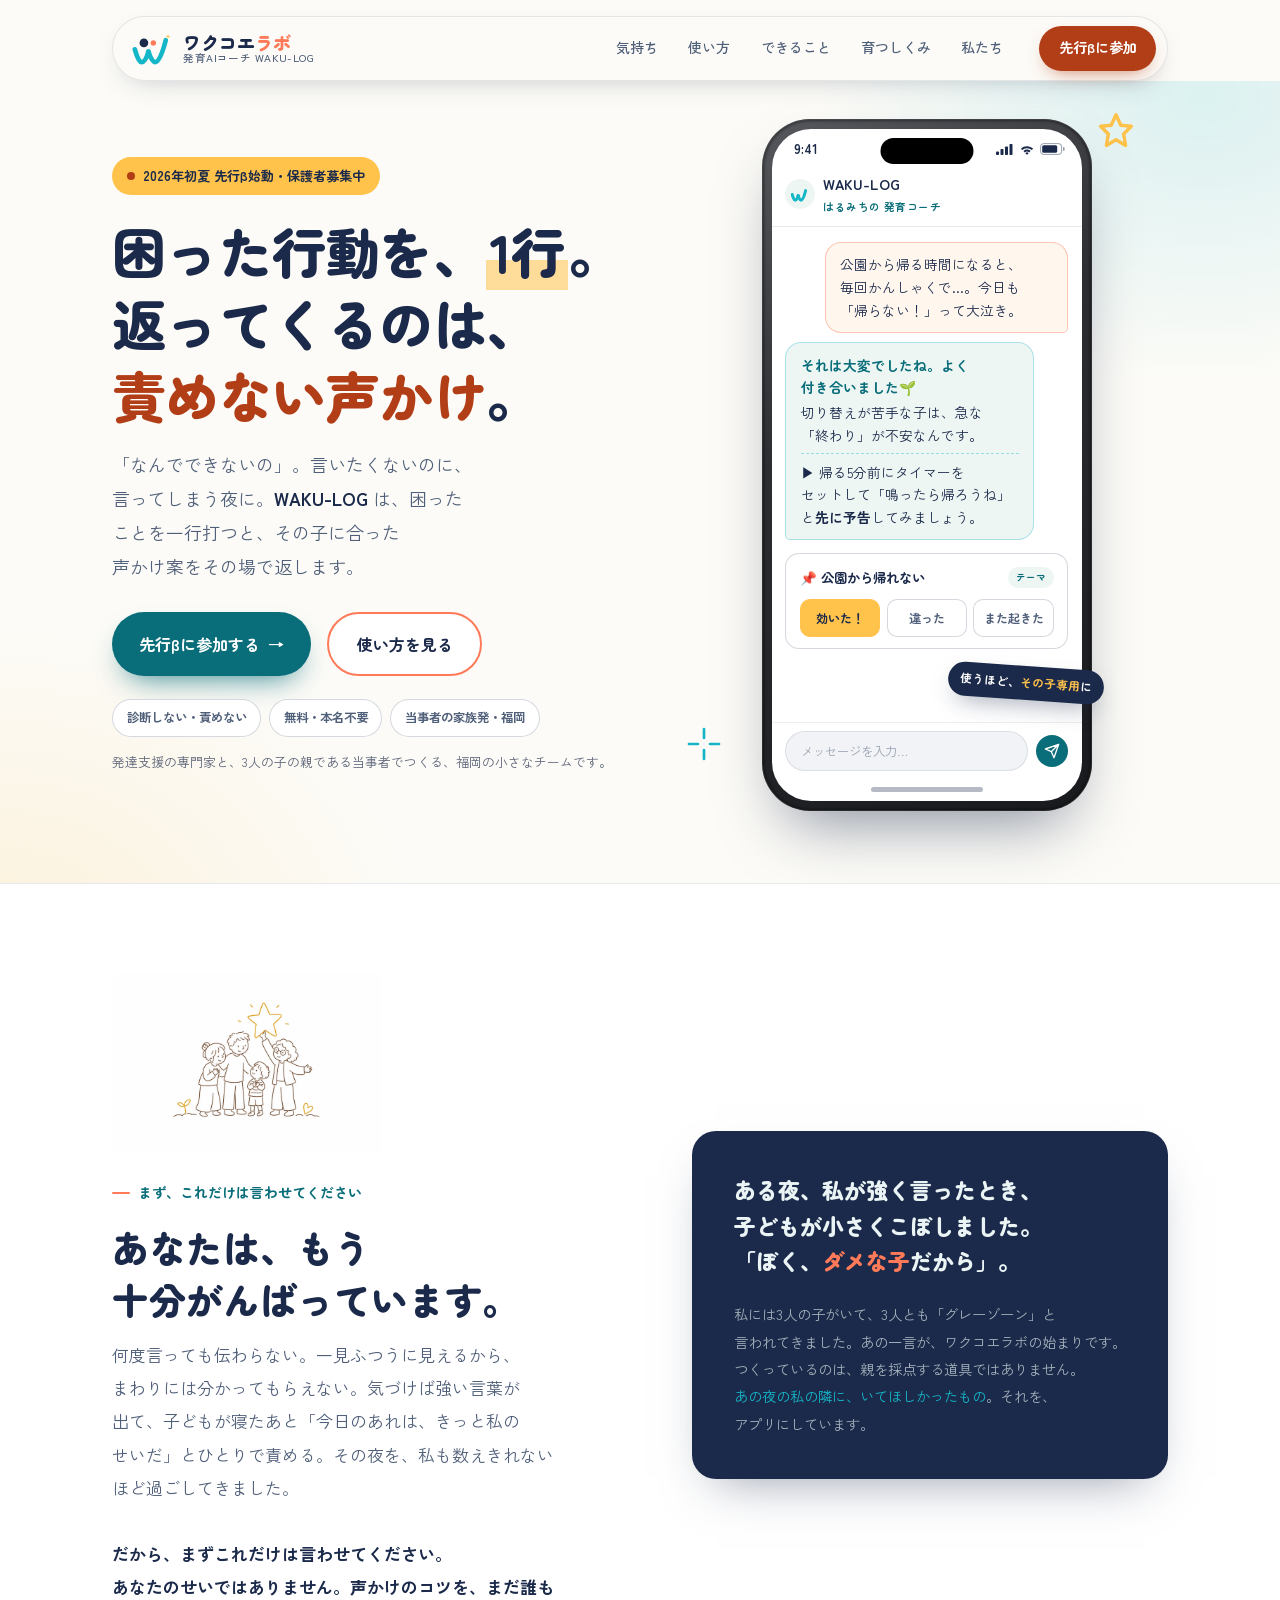
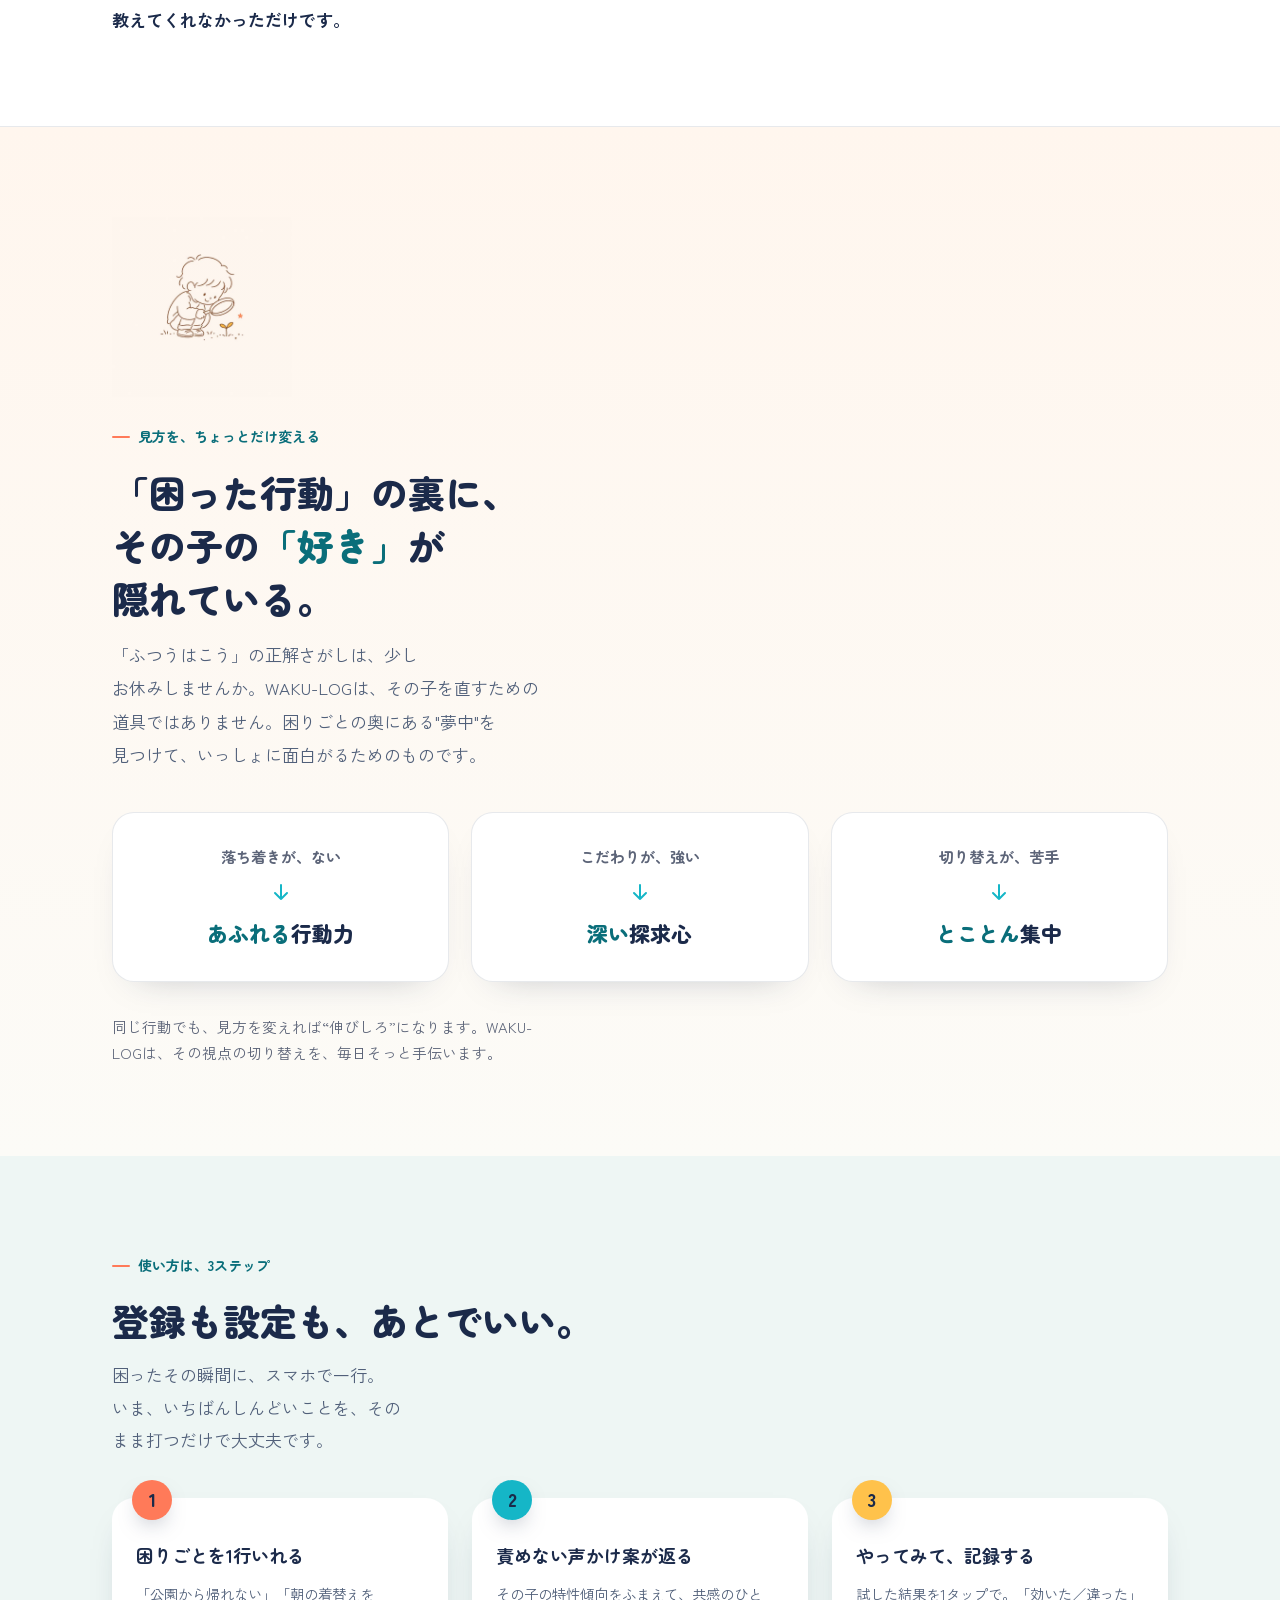
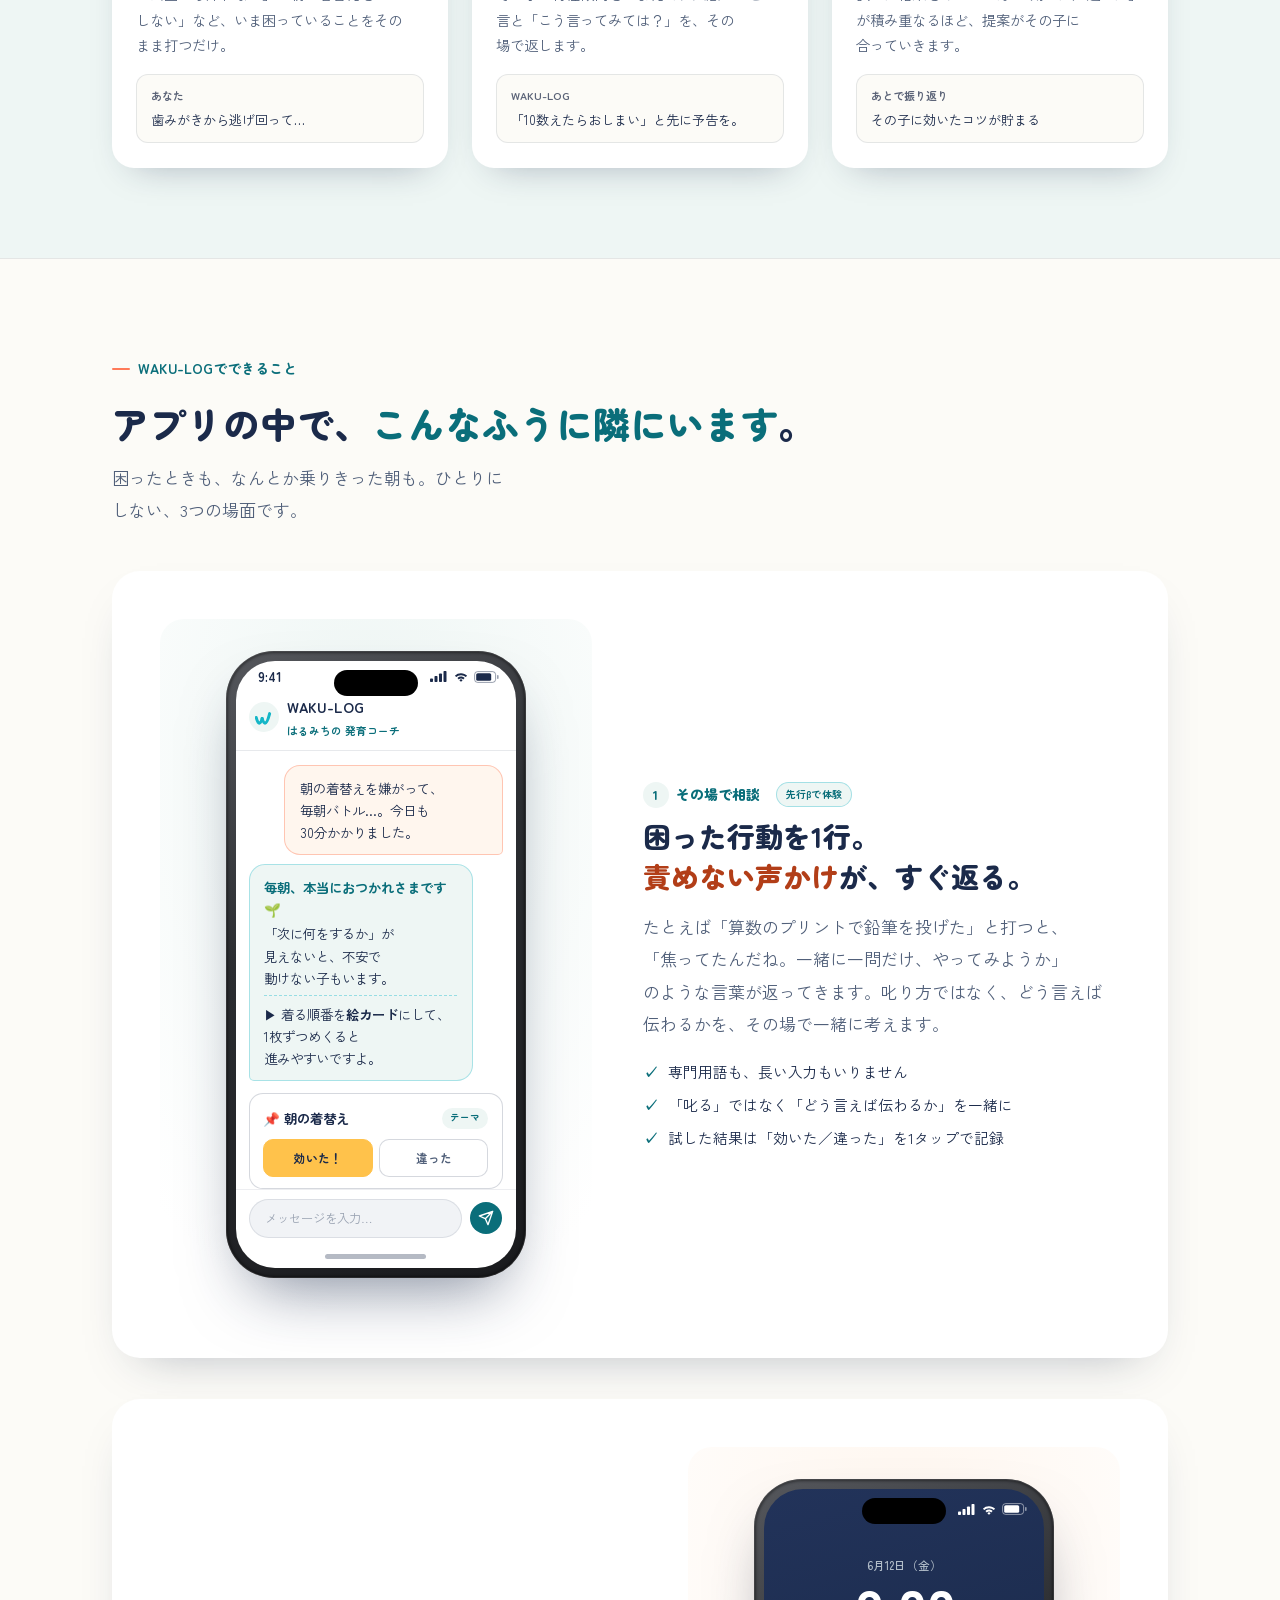
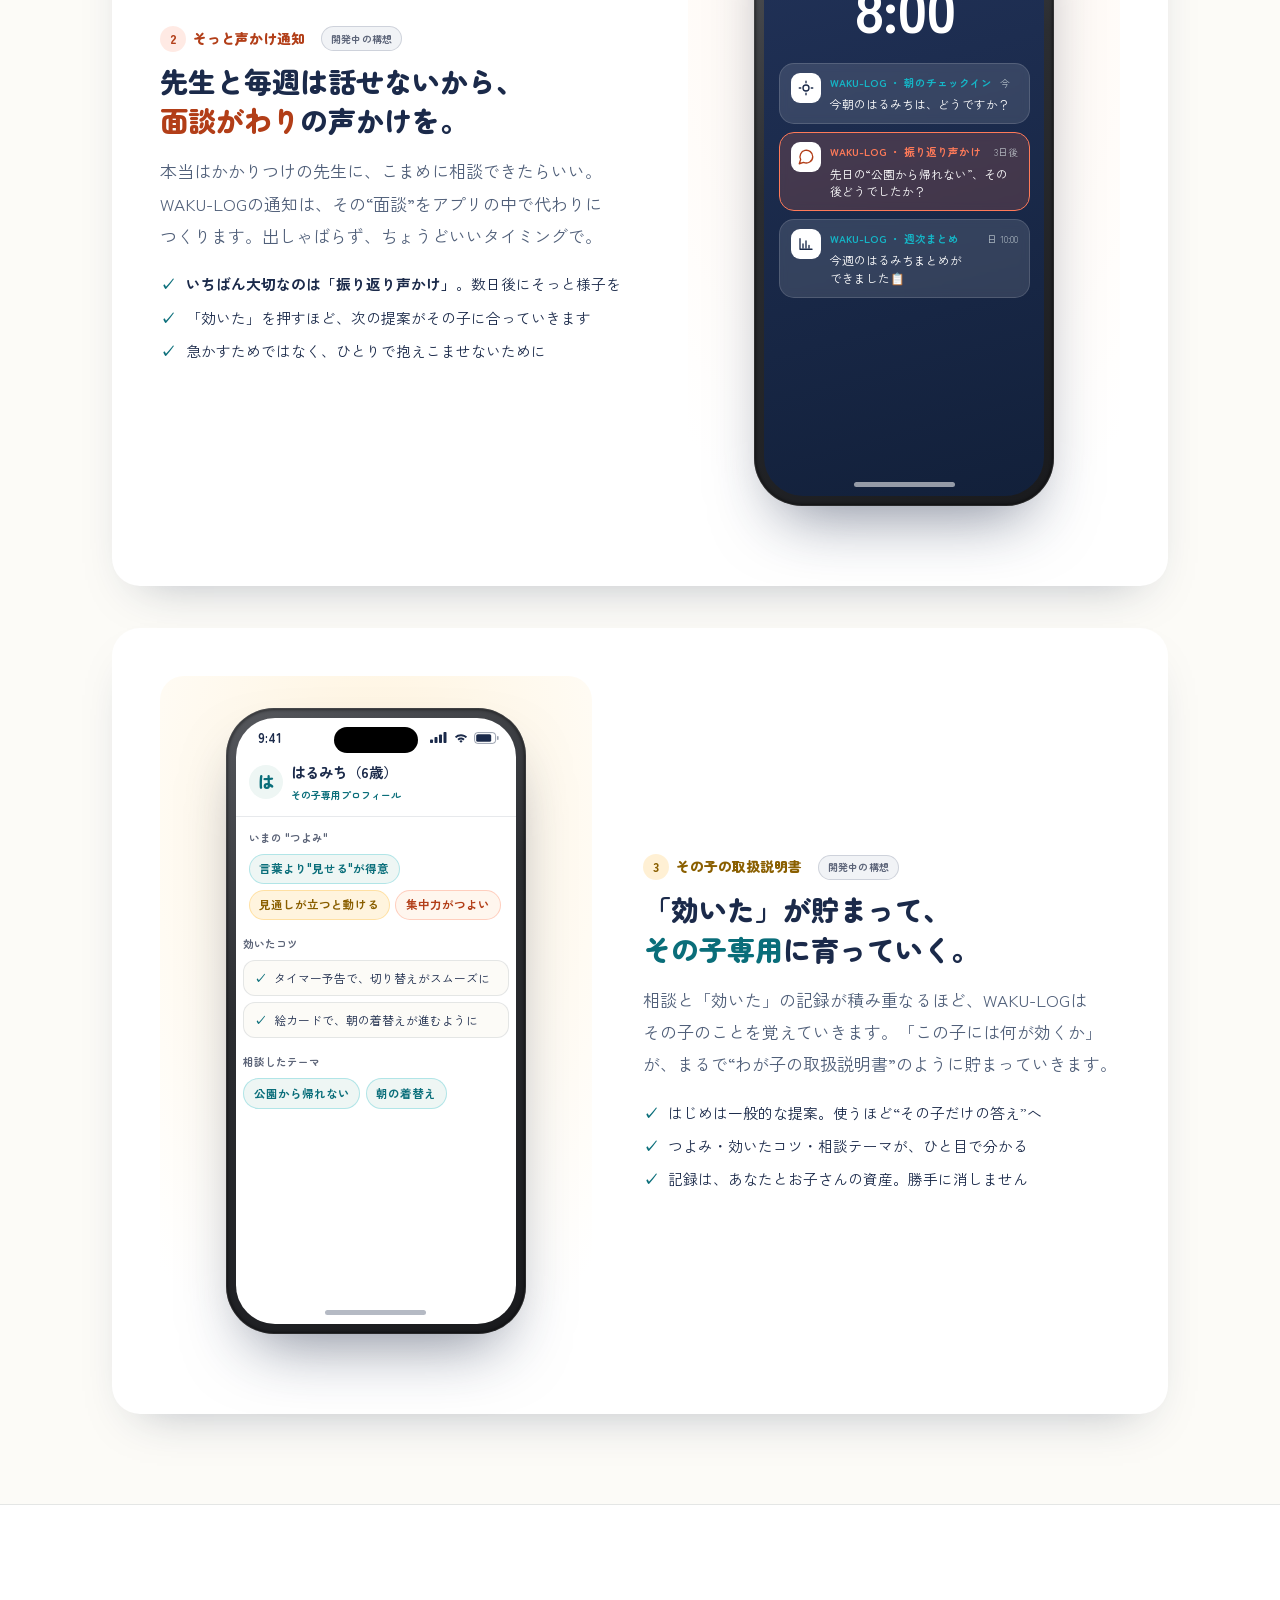
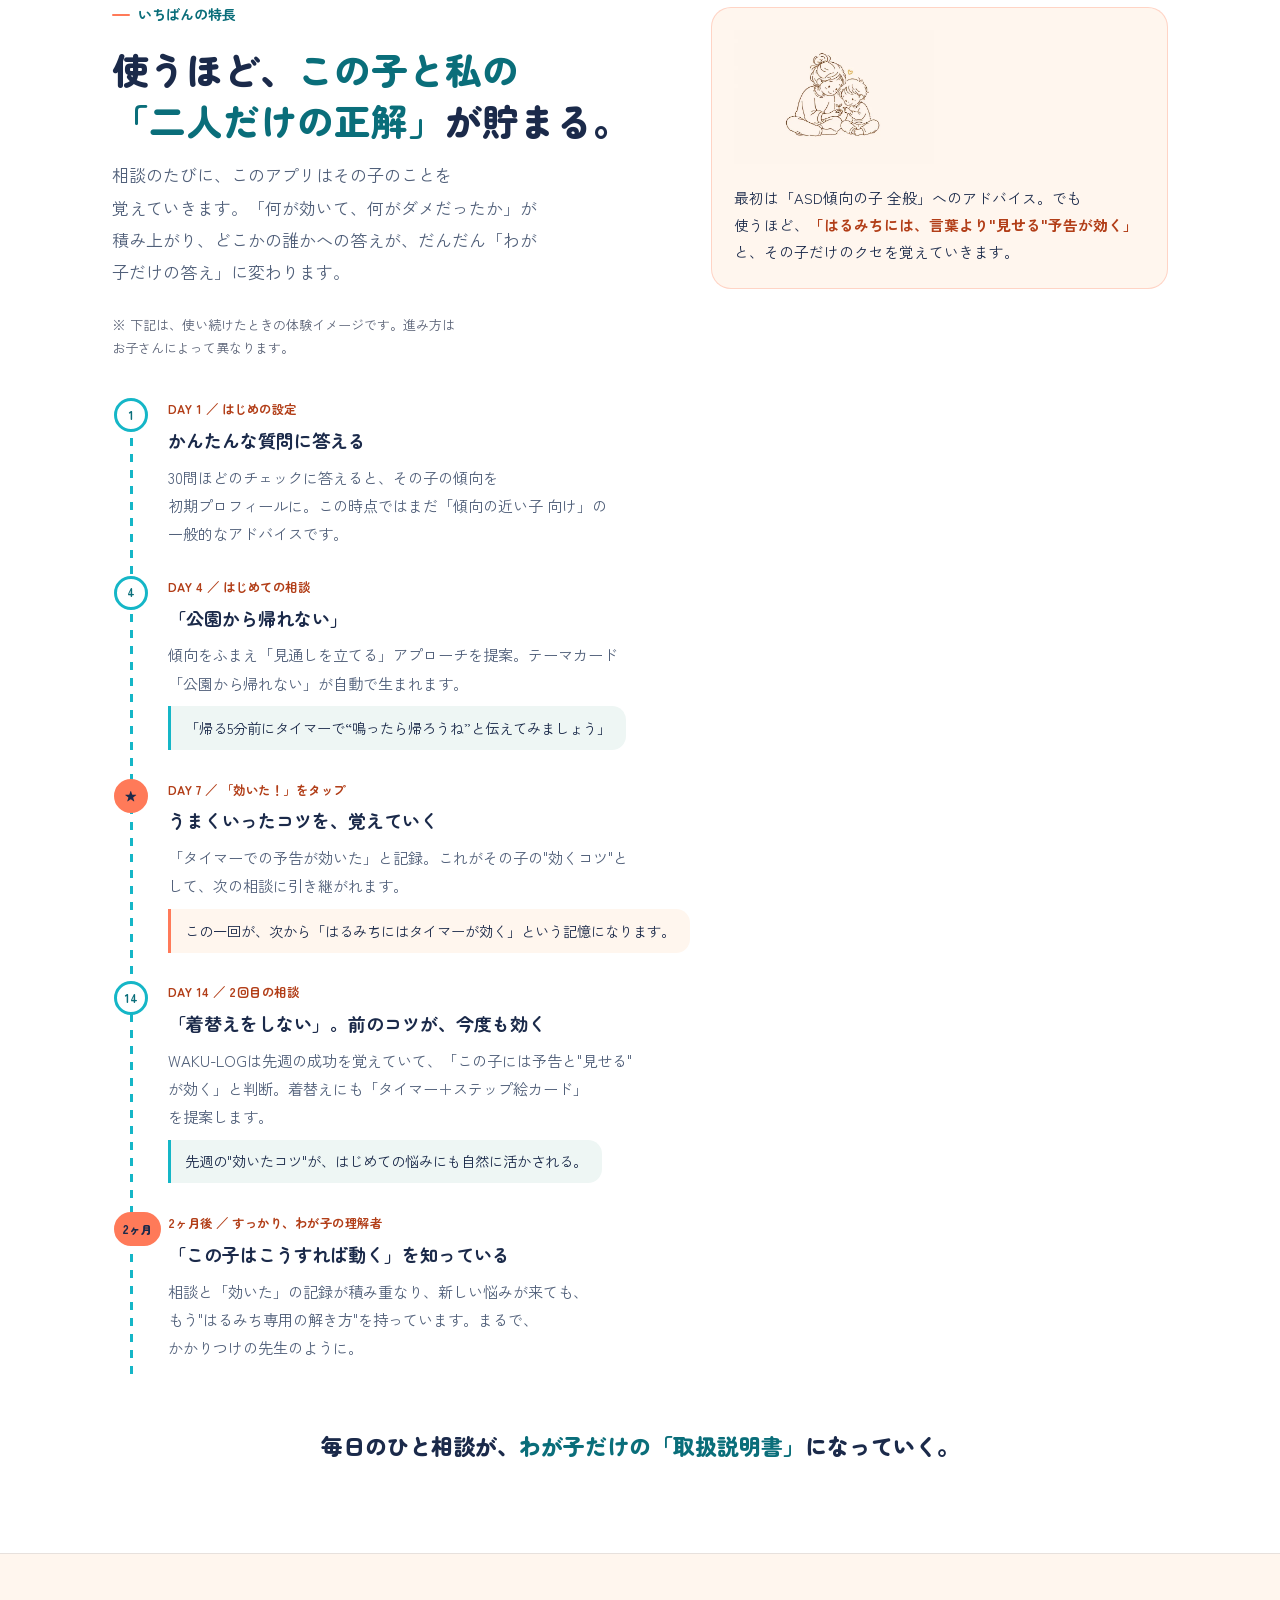
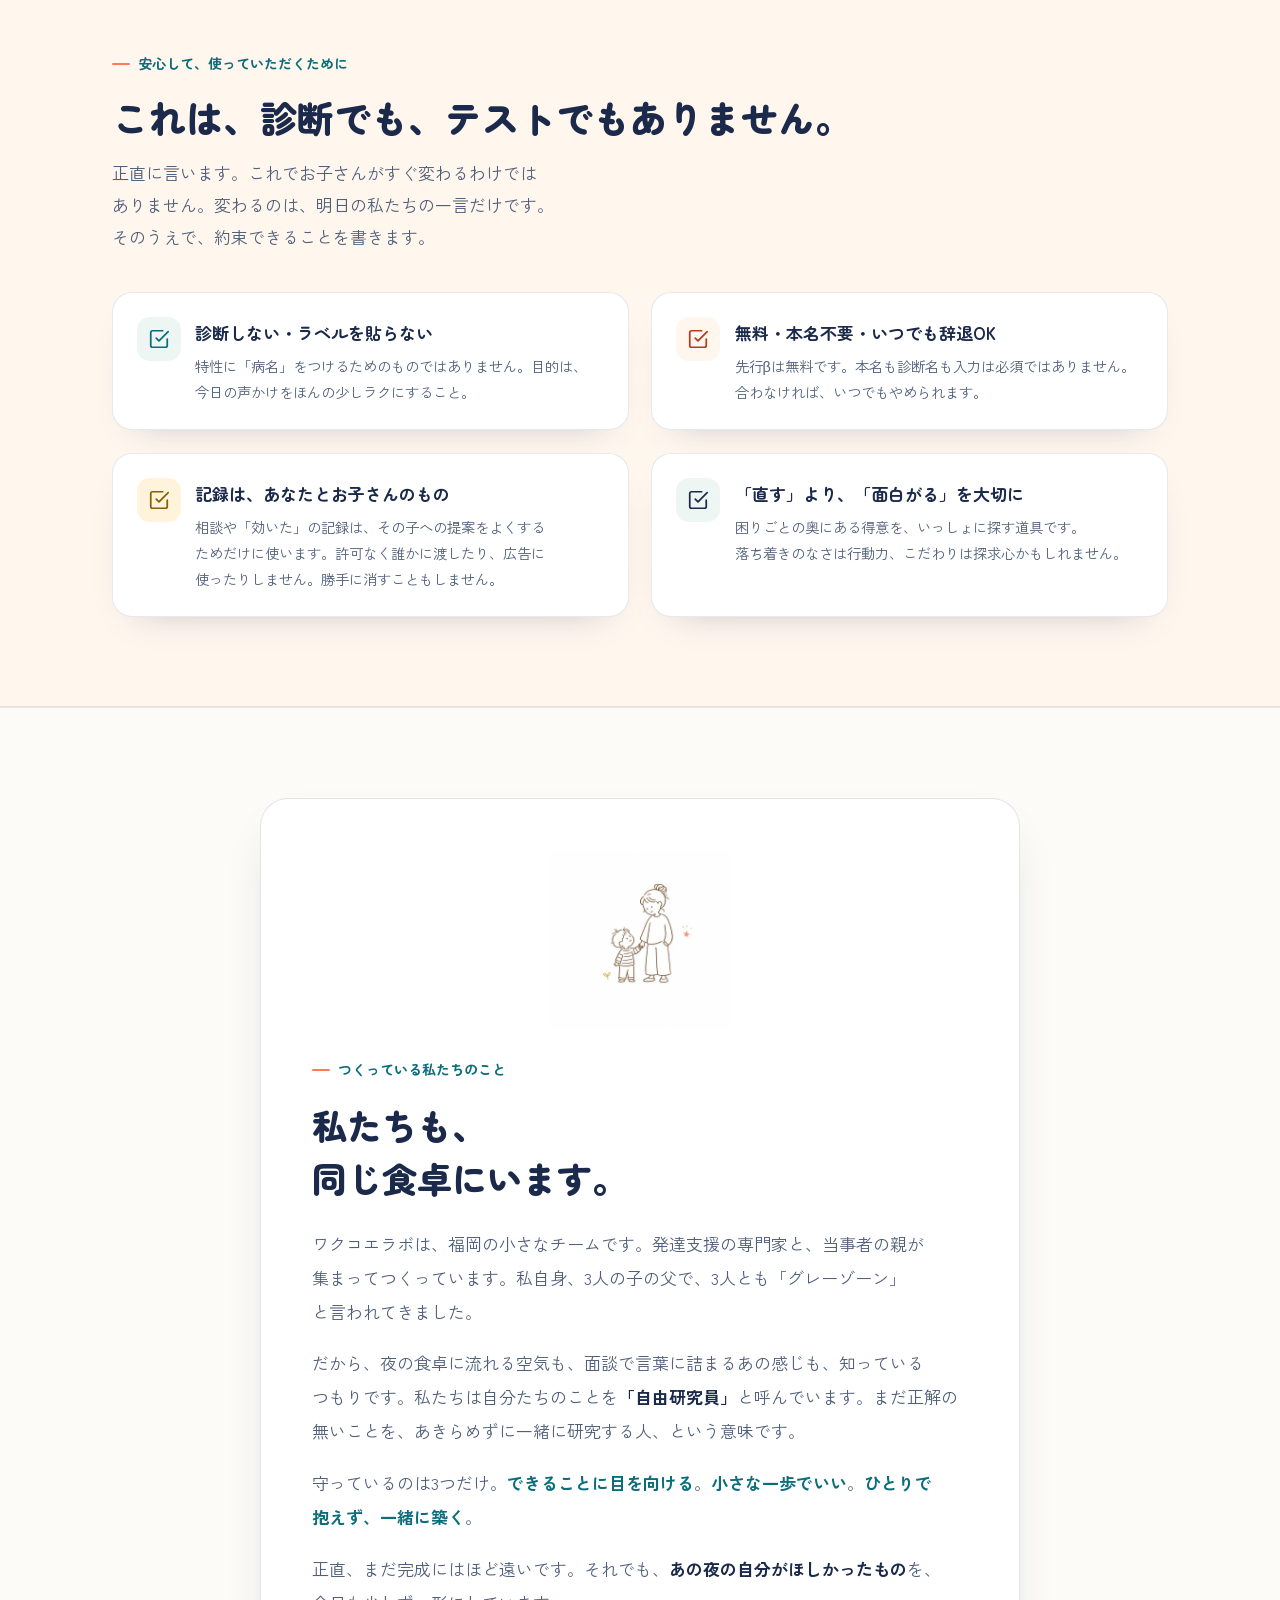
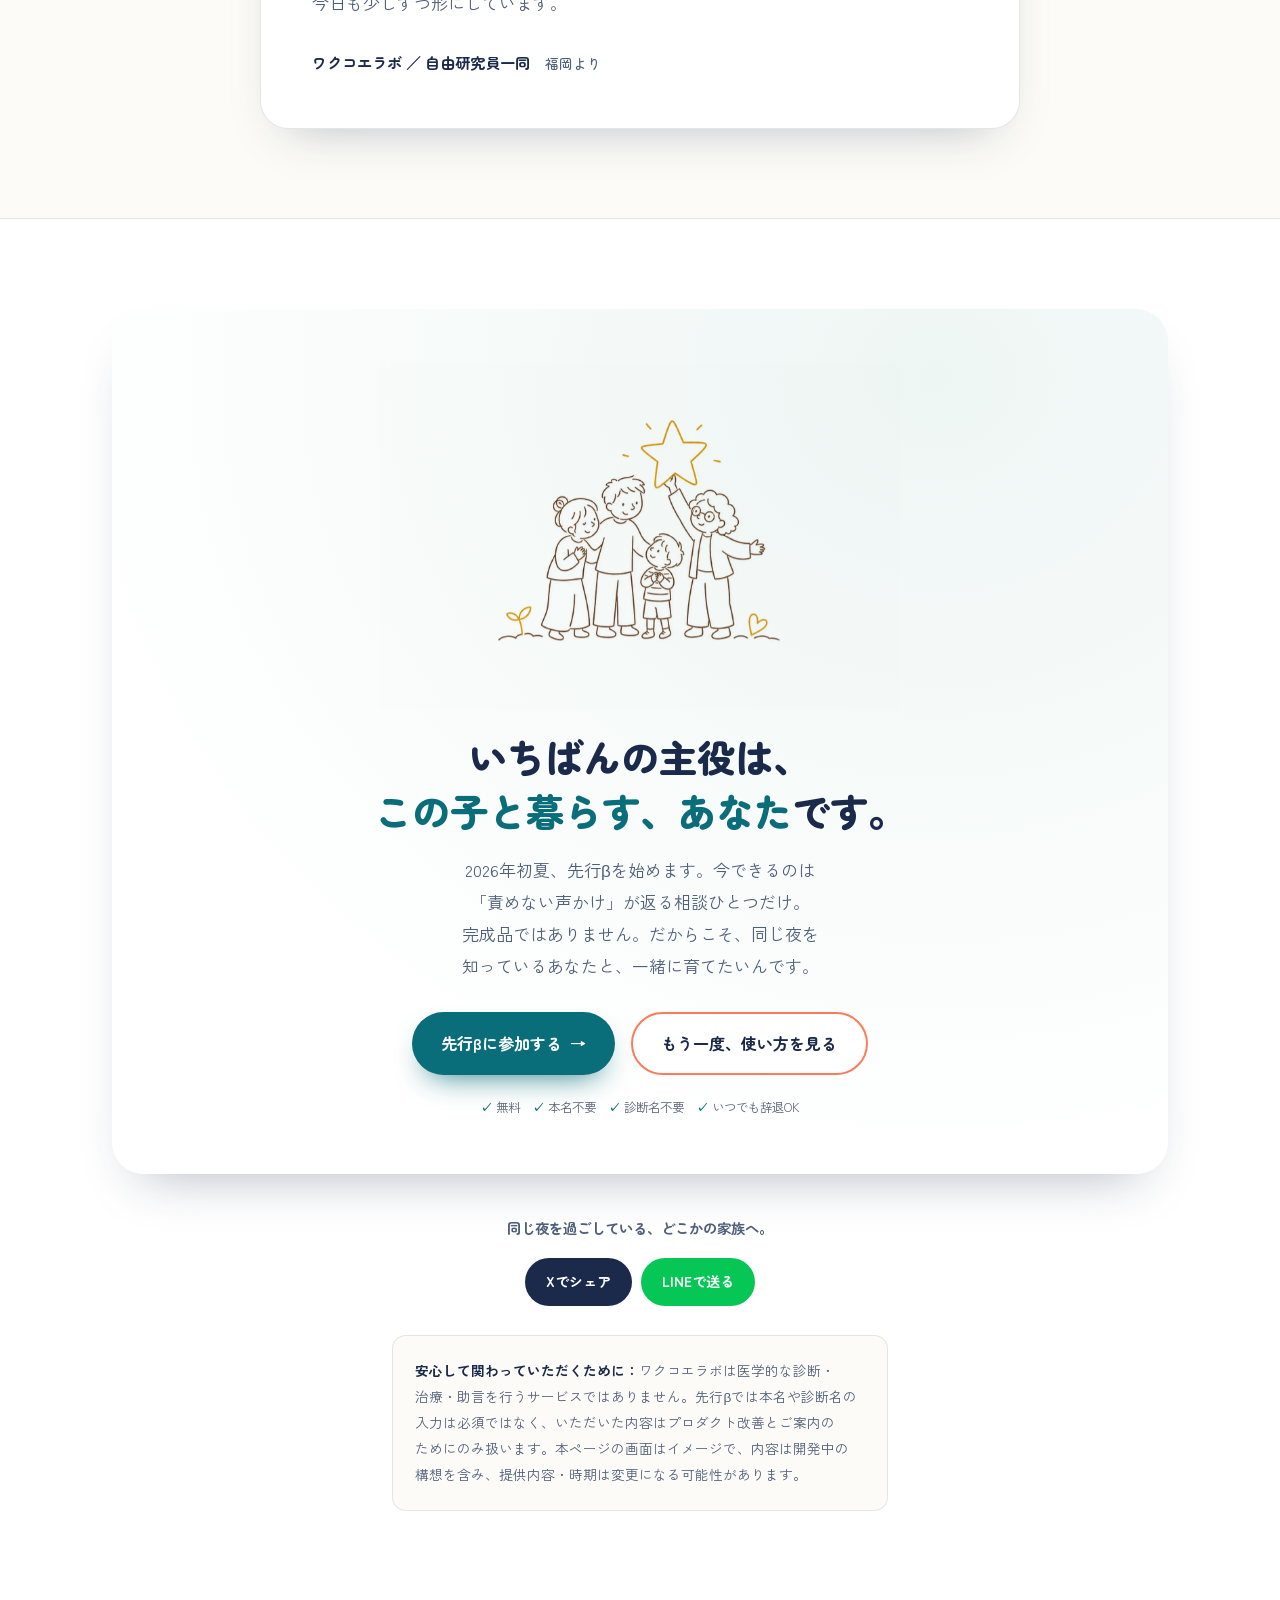
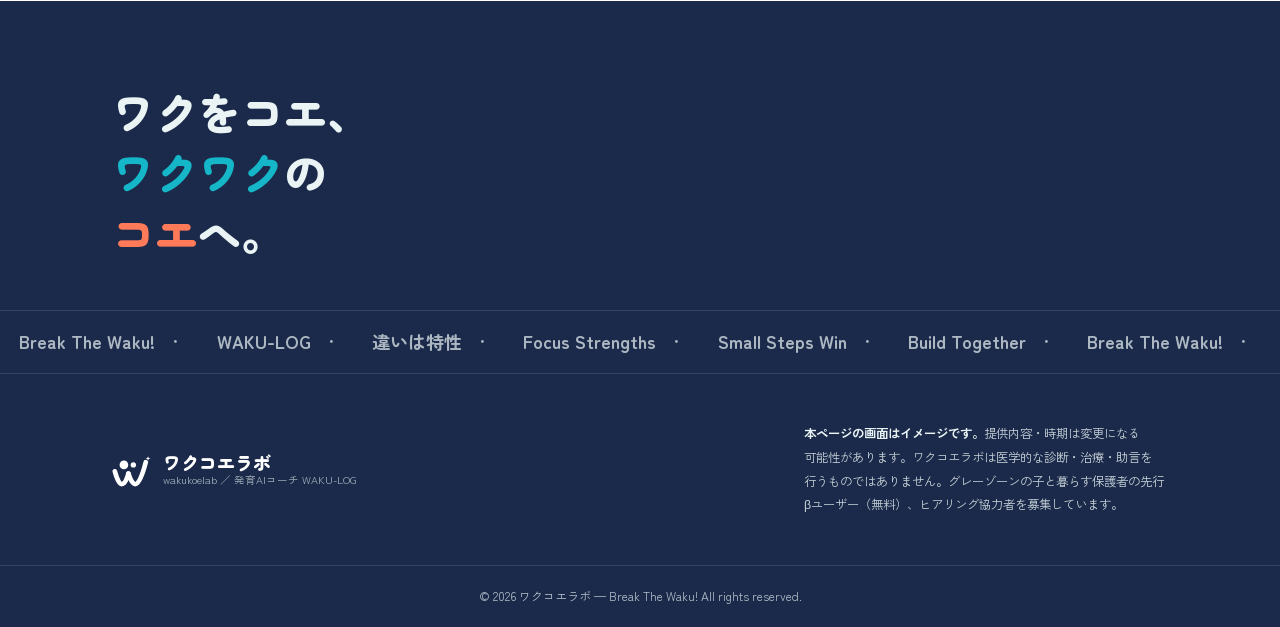
<file: index-v9-review.html>
<!doctype html>
<html lang="ja">
<head>
  <meta charset="utf-8" />
  <meta name="viewport" content="width=device-width, initial-scale=1, viewport-fit=cover" />
  <meta name="robots" content="noindex,nofollow" />
  <title>ワクコエラボ｜WAKU-LOG ― 使うほど“その子専用”に育つ、責めない声かけが返る発育AIコーチ</title>
  <meta name="description" content="「なんでできないの」と言ってしまう夜に。困った行動を1行入れると、その場で責めない声かけ案が返る発育AIコーチ WAKU-LOG。使うほどその子のことを覚えて、“その子専用”のアドバイスに育ちます。診断しない・責めない。2026年初夏 先行β、保護者を募集中。" />
  <meta property="og:title" content="ワクコエラボ｜WAKU-LOG ― 使うほど“その子専用”に育つ発育AIコーチ" />
  <meta property="og:description" content="困った行動を1行で、責めない声かけ案がその場で返る。使うほどその子を覚えていく発育AIコーチ。2026年初夏 先行β、保護者募集中。" />
  <meta property="og:type" content="website" />
  <meta property="og:url" content="https://cybersakurax.github.io/Break-The-Waku/index-v9-review.html" />
  <meta name="twitter:card" content="summary_large_image" />
  <link rel="icon" type="image/svg+xml" href="data:image/svg+xml,%3Csvg%20xmlns='http://www.w3.org/2000/svg'%20viewBox='360.59%20297.27%20150.4%20150.4'%3E%3Cpath%20d='M379.38%20376.62%20C386.50%20403.54%20393.62%20417.00%20400.75%20417.00%20C408.67%20417.00%20415.79%20405.92%20422.12%20383.75'%20fill='none'%20stroke='%2315B6C7'%20stroke-width='14.84'%20stroke-linecap='round'%20stroke-linejoin='round'/%3E%3Cpath%20d='M422.12%20383.75%20C429.25%20405.92%20436.38%20417.00%20443.50%20417.00%20C453.79%20417.00%20464.88%20394.04%20476.75%20348.12'%20fill='none'%20stroke='%2315B6C7'%20stroke-width='14.84'%20stroke-linecap='round'%20stroke-linejoin='round'/%3E%3Ccircle%20cx='407.88'%20cy='356.44'%20r='13.65'%20fill='%231B2A4A'/%3E%3Ccircle%20cx='437.56'%20cy='356.44'%20r='8.43'%20fill='%23FF7A59'/%3E%3Cpath%20d='M483.88%20327.94%20C483.88%20333.48%20486.65%20336.25%20492.19%20336.25%20C486.65%20336.25%20483.88%20339.02%20483.88%20344.56%20C483.88%20339.02%20481.10%20336.25%20475.56%20336.25%20C481.10%20336.25%20483.88%20333.48%20483.88%20327.94%20Z'%20fill='%23FFC24B'/%3E%3C/svg%3E" />
  <link rel="icon" href="favicon.ico" sizes="32x32" />
  <link rel="apple-touch-icon" href="apple-touch-icon.png" />
  <link rel="preconnect" href="https://fonts.googleapis.com">
  <link rel="preconnect" href="https://fonts.gstatic.com" crossorigin>
  <link href="https://fonts.googleapis.com/css2?family=Zen+Maru+Gothic:wght@500;700;900&family=Zen+Kaku+Gothic+New:wght@400;500;700&display=swap" rel="stylesheet">

  <style>
  /* ワクコエラボ v9 — とちぎんLP流リデザイン（v6ベース）
   * 宛先: 実際に使う保護者（3〜12歳グレーゾーンの子の親）。
   * 主役: WAKU-LOGの相談デモ（ヒーローA）＋「使うほどその子専用に育つ」体験。
   * テイスト: 淡い色ブロック分け / 大きいスマホモック / 左右交互 / ゆったり余白 / 家族イラストを各所に。
   * Claude Design の dc.html（ヒーローA確定・家族イラスト各所配置）を静的HTMLとして実装。
   * 文言: 一人称（実名なし）の当事者の声 × 肯定から入るトーンで全面改稿（AIっぽさ除去）。
   *       創業者レターの ABOUT 節を追加し、具体的な声かけ例・限界の正直な明示を追加。
   * リサーチ反映(LP_RESEARCH.md): 強み/希望(Focus Strengths)節を新設、ヒーロー近傍に信頼ライン、
   *       共感にVOC実語彙(私のせい/一見ふつうに見える)、プライバシー明示。NG表現(治す/普通になる)回避。
   */
  *,*::before,*::after{box-sizing:border-box;margin:0;padding:0;}
  html{scroll-behavior:smooth;}
  body{font-family:"Zen Kaku Gothic New","Hiragino Sans","Meiryo",sans-serif;background:#FCFBF7;color:#1B2A4A;line-height:1.85;-webkit-font-smoothing:antialiased;text-rendering:optimizeLegibility;word-break:auto-phrase;}
  /* 日本語の不自然な改行を抑制：word-break:auto-phrase=文節単位で改行（対応ブラウザ）／見出しは行バランス、本文は孤立行防止 */
  h1,h2,h3{text-wrap:balance;}
  p{text-wrap:pretty;}
  img{max-width:100%;display:block;}
  ::selection{background:#FFC24B;color:#1B2A4A;}
  @keyframes wkPulse{0%,100%{box-shadow:0 0 0 4px rgba(178,62,24,.25);}50%{box-shadow:0 0 0 9px rgba(178,62,24,.05);}}
  @keyframes wkScroll{to{transform:translateX(-50%);}}
  @keyframes wkFloat{0%,100%{transform:translateY(0) rotate(var(--r,0deg));}50%{transform:translateY(-10px) rotate(var(--r,0deg));}}
  @media (prefers-reduced-motion:reduce){html{scroll-behavior:auto;}*{animation-duration:.001ms !important;}}

  /* skip link (a11y) */
  .wk-skip{position:absolute;left:-9999px;top:0;z-index:200;background:#0A6E7A;color:#fff;padding:.6rem 1rem;border-radius:0 0 12px 0;font-family:'Zen Maru Gothic',sans-serif;font-weight:700;font-size:.85rem;text-decoration:none;}
  .wk-skip:focus{left:0;}

  /* iPhone mockup chrome（最新iPhone風：フレーム/Dynamic Island/ステータスバー/ホームインジケータ） */
  .ipx{position:relative;background:linear-gradient(150deg,#56585d 0%,#2b2d31 40%,#191a1d 100%);border-radius:48px;padding:10px;box-shadow:0 32px 64px -24px rgba(27,42,74,.55),inset 0 0 0 1px rgba(255,255,255,.10),inset 0 0 3px 2px rgba(0,0,0,.45);}
  .ipx-screen{position:relative;border-radius:39px;overflow:hidden;aspect-ratio:9/19.5;display:flex;flex-direction:column;}
  .ipx-di{position:absolute;top:9px;left:50%;transform:translateX(-50%);width:30%;max-width:98px;height:26px;background:#000;border-radius:999px;z-index:5;}
  .ipx-sb{position:relative;z-index:4;display:flex;align-items:center;justify-content:space-between;height:40px;padding:0 17px 0 22px;font-family:'Zen Maru Gothic',sans-serif;}
  .ipx-sb time{font-weight:700;font-size:.82rem;letter-spacing:.01em;}
  .ipx-stat{display:inline-flex;align-items:center;gap:5px;}
  .ipx-home{display:grid;place-items:center;padding:7px 0 9px;}
  .ipx-home i{display:block;width:36%;max-width:128px;height:5px;border-radius:999px;}

  @media (max-width:900px){
    [data-2col],[data-3col],[data-featcard]{grid-template-columns:1fr !important;}
    [data-featcard] > div,[data-featvis]{min-width:0 !important;}
  }
  @media (max-width:760px){
    [data-herogrid]{grid-template-columns:1fr !important;}
    [data-herogrid] > div{min-width:0;}
    /* モバイルはソース順（見出し→モック）。主役メッセージを先頭に。 */
  }
  @media (max-width:620px){
    [data-navlinks]{display:none !important;}
  }
  @media (max-width:560px){
    [data-2col][style*="repeat(2"]{grid-template-columns:1fr !important;}
  }
  @media (max-width:430px){
    [data-logo-sub]{display:none !important;}
  }

  /* ===== イラスト・デザインシステム（サイズ・余白・寄せを“1か所”で管理） =====
   * 個々の figure に数値を直書きせず、役割（intro/card/hero）でクラス化。
   * サイズ変更は下記トークンを書き換えるだけで全挿絵に反映される。 */
  :root{
    --fig-h:180px;                          /* 導入挿絵の基準“高さ”（横長・正方をこの高さで揃える） */
    --fig-w-square:var(--fig-h);            /* 1:1 素材の幅（= 高さ） */
    --fig-w-wide:calc(var(--fig-h) * 1.5);  /* 3:2 素材の幅（高さが揃う） */
    --fig-card-w:200px;                     /* カード内の補足挿絵 */
    --fig-hero-w:520px;                     /* CTAの主役ビジュアル */
    --fig-gap:1.25rem;                      /* 挿絵まわりの下余白 */
  }
  .fig{line-height:0;}
  .fig img{width:100%;height:auto;mix-blend-mode:multiply;}
  .fig-intro{max-width:var(--fig-w-square);margin:0 0 var(--fig-gap);}   /* 地に置く導入挿絵：左寄せ・正方基準 */
  .fig-intro.is-wide{max-width:var(--fig-w-wide);}                       /* 横長素材だけ幅を広げ、高さを揃える */
  .fig-card{max-width:var(--fig-card-w);margin:0 0 var(--fig-gap);}      /* カード内の補足挿絵：左寄せ */
  .fig-hero{max-width:var(--fig-hero-w);margin:0 auto var(--fig-gap);}   /* 主役ビジュアル：中央 */
  .fig-center{margin-left:auto;margin-right:auto;}                       /* 必要な挿絵だけ中央寄せにする時に付与 */
  </style>
</head>
<body>
<a href="#content" class="wk-skip">本文へスキップ</a>

<div style="--navy:#1B2A4A;--turquoise:#15B6C7;--teal:#0A6E7A;--coral:#FF7A59;--coralink:#B23E18;--sun:#FFC24B;--sunink:#8A5F00;--paper:#FCFBF7;--mint:#EEF6F4;--warm:#FFF6EE;--ink2:#51607A;--rule:rgba(27,42,74,.10);font-family:'Zen Kaku Gothic New',sans-serif;overflow-x:clip;">

  <!-- NAV -->
  <div style="position:sticky;top:0;z-index:100;padding-top:clamp(.6rem,2vw,1rem);">
    <div style="width:100%;max-width:1120px;margin:0 auto;padding-inline:clamp(1.1rem,4vw,2rem);">
      <nav aria-label="グローバルナビゲーション" style="display:flex;align-items:center;gap:1.4rem;padding:.55rem .7rem .55rem 1.2rem;background:rgba(252,251,247,.85);backdrop-filter:blur(14px) saturate(1.4);-webkit-backdrop-filter:blur(14px) saturate(1.4);border:1px solid rgba(27,42,74,.10);border-radius:999px;box-shadow:0 10px 30px -16px rgba(27,42,74,.35);">
        <a href="#top" style="display:flex;align-items:center;gap:.6rem;margin-inline-end:auto;text-decoration:none;">
          <svg viewBox="370.38 318.94 130.81 107.06" style="height:34px;width:auto;flex:none;display:block;" aria-hidden="true">
            <path d="M379.38 376.62 C386.50 403.54 393.62 417.00 400.75 417.00 C408.67 417.00 415.79 405.92 422.12 383.75" fill="none" stroke="#15B6C7" stroke-width="14.84" stroke-linecap="round" stroke-linejoin="round"/>
            <path d="M422.12 383.75 C429.25 405.92 436.38 417.00 443.50 417.00 C453.79 417.00 464.88 394.04 476.75 348.12" fill="none" stroke="#15B6C7" stroke-width="14.84" stroke-linecap="round" stroke-linejoin="round"/>
            <circle cx="407.88" cy="356.44" r="13.65" fill="#1B2A4A"/><circle cx="437.56" cy="356.44" r="8.43" fill="#FF7A59"/>
            <path d="M483.88 327.94 C483.88 333.48 486.65 336.25 492.19 336.25 C486.65 336.25 483.88 339.02 483.88 344.56 C483.88 339.02 481.10 336.25 475.56 336.25 C481.10 336.25 483.88 333.48 483.88 327.94 Z" fill="#FFC24B"/>
          </svg>
          <span style="line-height:1.1;"><span style="font-family:'Zen Maru Gothic',sans-serif;font-weight:900;font-size:1.125rem;color:#1B2A4A;">ワクコエ<span style="color:#FF7A59;">ラボ</span></span><span data-logo-sub style="display:block;font-size:.66rem;color:#51607A;font-weight:500;letter-spacing:.04em;">発育AIコーチ WAKU-LOG</span></span>
        </a>
        <ul style="display:flex;align-items:center;gap:.2rem;list-style:none;" data-navlinks>
          <li><a href="#kimochi" style="display:block;padding:.5rem .85rem;border-radius:999px;font-size:.875rem;font-weight:500;color:#51607A;text-decoration:none;white-space:nowrap;">気持ち</a></li>
          <li><a href="#how" style="display:block;padding:.5rem .85rem;border-radius:999px;font-size:.875rem;font-weight:500;color:#51607A;text-decoration:none;white-space:nowrap;">使い方</a></li>
          <li><a href="#feature" style="display:block;padding:.5rem .85rem;border-radius:999px;font-size:.875rem;font-weight:500;color:#51607A;text-decoration:none;white-space:nowrap;">できること</a></li>
          <li><a href="#grow" style="display:block;padding:.5rem .85rem;border-radius:999px;font-size:.875rem;font-weight:500;color:#51607A;text-decoration:none;white-space:nowrap;">育つしくみ</a></li>
          <li><a href="#about" style="display:block;padding:.5rem .85rem;border-radius:999px;font-size:.875rem;font-weight:500;color:#51607A;text-decoration:none;white-space:nowrap;">私たち</a></li>
        </ul>
        <a href="#join" data-cta="join" style="padding:.6rem 1.2rem;border-radius:999px;font-family:'Zen Maru Gothic',sans-serif;font-weight:700;font-size:.875rem;background:#B23E18;color:#fff;text-decoration:none;white-space:nowrap;min-height:44px;display:inline-flex;align-items:center;box-shadow:0 8px 20px -10px rgba(178,62,24,.8);">先行βに参加</a>
      </div>
    </div>
  </div>

  <main id="content" tabindex="-1" style="display:block;">

  <!-- ============ HERO — 相談デモ ============ -->
  <section id="top" style="position:relative;padding-top:clamp(1.6rem,3vw,2.8rem);padding-bottom:clamp(2.8rem,6vw,4.5rem);overflow:clip;">
    <div style="position:absolute;inset:0;z-index:0;pointer-events:none;background:radial-gradient(640px 480px at 94% 2%,rgba(21,182,199,.14),transparent 60%),radial-gradient(680px 520px at 0% 108%,rgba(255,194,75,.16),transparent 62%);"></div>
    <div style="position:relative;z-index:1;width:100%;max-width:1120px;margin:0 auto;padding-inline:clamp(1.1rem,4vw,2rem);">
      <div style="display:grid;grid-template-columns:1.04fr .96fr;gap:clamp(1.5rem,4vw,3.2rem);align-items:center;" data-herogrid>
        <div>
          <span style="display:inline-flex;align-items:center;gap:.5rem;padding:.42rem .95rem;border-radius:999px;background:#FFC24B;color:#1B2A4A;font-family:'Zen Maru Gothic',sans-serif;font-weight:700;font-size:.82rem;white-space:nowrap;"><span style="width:8px;height:8px;border-radius:50%;background:#B23E18;animation:wkPulse 2.4s ease-in-out infinite;"></span>2026年初夏 先行β始動・保護者募集中</span>
          <h1 style="font-family:'Zen Maru Gothic',sans-serif;font-weight:900;font-size:clamp(2.1rem,4.6vw + .5rem,3.4rem);line-height:1.32;letter-spacing:-.01em;color:#1B2A4A;margin:1.3rem 0 1rem;">困った行動を、<span style="background:linear-gradient(transparent 62%,rgba(255,194,75,.55) 0);padding-inline:.05em;">1行</span>。<br>返ってくるのは、<br><span style="color:#B23E18;">責めない声かけ</span>。</h1>
          <p style="color:#51607A;font-size:1.125rem;max-width:40ch;line-height:1.9;margin-bottom:1.8rem;">「なんでできないの」。言いたくないのに、言ってしまう夜に。<b style="color:#1B2A4A;">WAKU-LOG</b> は、困ったことを一行打つと、その子に合った声かけ案をその場で返します。</p>
          <div style="display:flex;flex-wrap:wrap;gap:1rem;margin-bottom:1.4rem;">
            <a href="#join" data-cta="join" style="display:inline-flex;align-items:center;justify-content:center;gap:.5rem;padding:.95rem 1.7rem;border-radius:999px;font-family:'Zen Maru Gothic',sans-serif;font-weight:700;font-size:1rem;background:#0A6E7A;color:#fff;text-decoration:none;min-height:52px;box-shadow:0 14px 30px -14px rgba(10,110,122,.9);">先行βに参加する <span aria-hidden="true">→</span></a>
            <a href="#how" style="display:inline-flex;align-items:center;justify-content:center;gap:.5rem;padding:.95rem 1.7rem;border-radius:999px;font-family:'Zen Maru Gothic',sans-serif;font-weight:700;font-size:1rem;background:#fff;color:#1B2A4A;text-decoration:none;min-height:52px;border:2px solid #FF7A59;">使い方を見る</a>
          </div>
          <div style="display:flex;flex-wrap:wrap;gap:.5rem;">
            <span style="padding:.4rem .85rem;border-radius:999px;background:#fff;border:1px solid rgba(27,42,74,.18);color:#51607A;font-size:.78rem;font-weight:700;">診断しない・責めない</span>
            <span style="padding:.4rem .85rem;border-radius:999px;background:#fff;border:1px solid rgba(27,42,74,.18);color:#51607A;font-size:.78rem;font-weight:700;">無料・本名不要</span>
            <span style="padding:.4rem .85rem;border-radius:999px;background:#fff;border:1px solid rgba(27,42,74,.18);color:#51607A;font-size:.78rem;font-weight:700;">当事者の家族発・福岡</span>
          </div>
          <p style="margin-top:.9rem;font-size:.8rem;color:#5C6478;line-height:1.7;">発達支援の専門家と、3人の子の親である当事者でつくる、福岡の小さなチームです。</p>
        </div>
        <div style="position:relative;display:flex;justify-content:center;">
          <svg viewBox="0 0 24 24" fill="none" stroke="#FFC24B" stroke-width="1.8" stroke-linecap="round" stroke-linejoin="round" style="position:absolute;top:-10px;right:6%;width:46px;--r:8deg;animation:wkFloat 5s ease-in-out infinite;" aria-hidden="true"><path d="M12 3l2.5 5.5L20 9l-4 4 1 6-5-3-5 3 1-6-4-4 5.5-.5z"/></svg>
          <svg viewBox="0 0 24 24" fill="none" stroke="#15B6C7" stroke-width="1.8" stroke-linecap="round" stroke-linejoin="round" style="position:absolute;bottom:7%;left:0;width:36px;--r:-6deg;animation:wkFloat 6s ease-in-out infinite .5s;" aria-hidden="true"><path d="M12 2v6M12 16v6M2 12h6M16 12h6"/></svg>
          <div class="ipx" aria-hidden="true" style="width:min(330px,100%);">
            <div class="ipx-screen" style="background:#fff;">
              <div class="ipx-di"></div>
              <div class="ipx-sb"><time style="color:#1B2A4A;">9:41</time><span class="ipx-stat" style="color:#1B2A4A;"><svg width="18" height="11" viewBox="0 0 18 11" fill="currentColor" aria-hidden="true"><rect x="0" y="7.5" width="3" height="3.5" rx=".8"/><rect x="4.5" y="5" width="3" height="6" rx=".8"/><rect x="9" y="2.5" width="3" height="8.5" rx=".8"/><rect x="13.5" y="0" width="3" height="11" rx=".8"/></svg><svg width="16" height="11" viewBox="0 0 16 12" fill="currentColor" aria-hidden="true"><path d="M8 2.4c2.6 0 5 1 6.7 2.7l-1.5 1.5A7.3 7.3 0 0 0 8 4.6 7.3 7.3 0 0 0 2.8 6.6L1.3 5.1A9.5 9.5 0 0 1 8 2.4z"/><path d="M8 6.1c1.5 0 2.9.6 3.9 1.6l-1.5 1.5A3.4 3.4 0 0 0 8 8.1c-.9 0-1.7.35-2.4 1.05L4.1 7.7A5.6 5.6 0 0 1 8 6.1z"/><circle cx="8" cy="10.2" r="1.3"/></svg><svg width="25" height="12" viewBox="0 0 25 12" aria-hidden="true"><rect x=".6" y=".6" width="21" height="10.8" rx="3" fill="none" stroke="currentColor" stroke-opacity=".45"/><rect x="2.2" y="2.2" width="15" height="7.6" rx="1.6" fill="currentColor"/><rect x="23" y="4" width="1.6" height="4" rx=".8" fill="currentColor" fill-opacity=".45"/></svg></span></div>
              <div style="display:flex;align-items:center;gap:.5rem;padding:.1rem .85rem .6rem;border-bottom:1.5px solid rgba(27,42,74,.10);">
                <span style="width:30px;height:30px;border-radius:50%;background:#EEF6F4;display:grid;place-items:center;flex:none;"><svg viewBox="370.38 318.94 130.81 107.06" style="width:18px;height:18px;display:block;" aria-hidden="true"><path d="M379.38 376.62 C386.50 403.54 393.62 417.00 400.75 417.00 C408.67 417.00 415.79 405.92 422.12 383.75" fill="none" stroke="#15B6C7" stroke-width="22" stroke-linecap="round" stroke-linejoin="round"/><path d="M422.12 383.75 C429.25 405.92 436.38 417.00 443.50 417.00 C453.79 417.00 464.88 394.04 476.75 348.12" fill="none" stroke="#15B6C7" stroke-width="22" stroke-linecap="round" stroke-linejoin="round"/></svg></span>
                <span style="font-family:'Zen Maru Gothic',sans-serif;font-weight:700;font-size:.9rem;color:#1B2A4A;">WAKU-LOG<small style="display:block;font-size:.66rem;color:#0A6E7A;font-weight:700;letter-spacing:.04em;">はるみちの 発育コーチ</small></span>
              </div>
              <div style="padding:.9rem .85rem .3rem;display:flex;flex-direction:column;gap:.6rem;" aria-hidden="true">
                <div style="align-self:flex-end;max-width:86%;padding:.65rem .9rem;font-size:.86rem;line-height:1.65;border-radius:16px;border-bottom-right-radius:5px;background:#FFF6EE;border:1.5px solid rgba(255,122,89,.4);color:#1B2A4A;">公園から帰る時間になると、毎回かんしゃくで…。今日も「帰らない！」って大泣き。</div>
                <div style="align-self:flex-start;max-width:88%;padding:.65rem .9rem;font-size:.86rem;line-height:1.65;border-radius:16px;border-bottom-left-radius:5px;background:#EEF6F4;border:1.5px solid rgba(21,182,199,.32);color:#1B2A4A;">
                  <span style="display:block;color:#0A6E7A;font-weight:700;margin-bottom:.15rem;font-family:'Zen Maru Gothic',sans-serif;">それは大変でしたね。よく付き合いました🌱</span>
                  切り替えが苦手な子は、急な「終わり」が不安なんです。
                  <span style="display:block;margin-top:.4rem;padding-top:.4rem;border-top:1px dashed rgba(21,182,199,.4);">▶ 帰る5分前にタイマーをセットして「鳴ったら帰ろうね」と<b>先に予告</b>してみましょう。</span>
                </div>
              </div>
              <div style="margin:.5rem .85rem 0;padding:.7rem .85rem;background:#fff;border:1.5px solid rgba(27,42,74,.18);border-radius:14px;">
                <div style="display:flex;align-items:center;gap:.4rem;font-family:'Zen Maru Gothic',sans-serif;font-weight:700;font-size:.84rem;color:#1B2A4A;">📌 公園から帰れない<span style="margin-inline-start:auto;font-size:.6rem;font-weight:700;color:#0A6E7A;background:#EEF6F4;padding:.1rem .5rem;border-radius:999px;">テーマ</span></div>
                <div style="display:flex;gap:.4rem;margin-top:.55rem;">
                  <span style="flex:1;text-align:center;font-family:'Zen Maru Gothic',sans-serif;font-weight:700;font-size:.76rem;padding:.42rem;border-radius:10px;border:1.5px solid #FFC24B;background:#FFC24B;color:#1B2A4A;">効いた！</span>
                  <span style="flex:1;text-align:center;font-family:'Zen Maru Gothic',sans-serif;font-weight:700;font-size:.76rem;padding:.42rem;border-radius:10px;border:1.5px solid rgba(27,42,74,.18);background:#fff;color:#51607A;">違った</span>
                  <span style="flex:1;text-align:center;font-family:'Zen Maru Gothic',sans-serif;font-weight:700;font-size:.76rem;padding:.42rem;border-radius:10px;border:1.5px solid rgba(27,42,74,.18);background:#fff;color:#51607A;">また起きた</span>
                </div>
              </div>
              <div style="margin-top:auto;display:flex;align-items:center;gap:.5rem;padding:.55rem .85rem;border-top:1.5px solid rgba(27,42,74,.08);">
                <span style="flex:1;background:#F1F3F6;border:1px solid rgba(27,42,74,.10);border-radius:999px;padding:.45rem .9rem;font-size:.78rem;color:#9aa3b2;">メッセージを入力…</span>
                <span style="width:32px;height:32px;border-radius:50%;background:#0A6E7A;display:grid;place-items:center;flex:none;"><svg viewBox="0 0 24 24" width="16" height="16" fill="none" stroke="#fff" stroke-width="2" stroke-linecap="round" stroke-linejoin="round" aria-hidden="true"><path d="M22 2 11 13M22 2l-7 20-4-9-9-4 20-7z"/></svg></span>
              </div>
              <div class="ipx-home"><i style="background:rgba(27,42,74,.32);"></i></div>
            </div>
            <span style="position:absolute;right:-12px;bottom:16%;background:#1B2A4A;color:#fff;font-family:'Zen Maru Gothic',sans-serif;font-weight:700;font-size:.72rem;padding:.4rem .75rem;border-radius:999px;box-shadow:0 10px 24px -10px rgba(27,42,74,.6);transform:rotate(4deg);z-index:6;">使うほど、<span style="color:#FFC24B;">その子専用</span>に</span>
          </div>
        </div>
      </div>
    </div>
  </section>

  <!-- ============ KIMOCHI ============ -->
  <section id="kimochi" style="background:#fff;border-block:1px solid rgba(27,42,74,.10);padding-block:clamp(3.4rem,7vw,5.6rem);">
    <div style="width:100%;max-width:1120px;margin:0 auto;padding-inline:clamp(1.1rem,4vw,2rem);">
      <div style="display:grid;grid-template-columns:1fr .9fr;gap:clamp(1.6rem,4vw,3.2rem);align-items:center;" data-2col>
        <div>
          <figure class="fig fig-intro is-wide"><img src="assets/family-star.webp" alt="家族みんなで大きな星を見上げる手描きのイラスト" loading="lazy" decoding="async" width="1536" height="1024" /></figure>
          <span style="display:inline-flex;align-items:center;gap:.5rem;font-family:'Zen Maru Gothic',sans-serif;font-weight:700;font-size:.875rem;color:#0A6E7A;margin-bottom:1rem;"><span style="width:18px;height:2px;background:#FF7A59;border-radius:2px;"></span>まず、これだけは言わせてください</span>
          <h2 style="font-family:'Zen Maru Gothic',sans-serif;font-weight:900;font-size:clamp(1.6rem,3vw + .5rem,2.3rem);line-height:1.4;color:#1B2A4A;margin-bottom:.8rem;">あなたは、もう<br>十分がんばっています。</h2>
          <p style="color:#51607A;font-size:1.0625rem;line-height:1.95;max-width:52ch;">何度言っても伝わらない。一見ふつうに見えるから、まわりには分かってもらえない。気づけば強い言葉が出て、子どもが寝たあと「今日のあれは、きっと私のせいだ」とひとりで責める。その夜を、私も数えきれないほど過ごしてきました。<br><br><b style="color:#1B2A4A;">だから、まずこれだけは言わせてください。<br>あなたのせいではありません。声かけのコツを、まだ誰も教えてくれなかっただけです。</b></p>
        </div>
        <div style="background:#1B2A4A;color:#EAF4F5;border-radius:24px;padding:clamp(1.7rem,4vw,2.6rem);box-shadow:0 22px 48px -24px rgba(27,42,74,.5);">
          <p style="font-family:'Zen Maru Gothic',sans-serif;font-weight:900;font-size:1.375rem;line-height:1.6;">ある夜、私が強く言ったとき、<br>子どもが小さくこぼしました。<br>「ぼく、<span style="color:#FF7A59;">ダメな子</span>だから」。</p>
          <p style="color:rgba(234,244,245,.66);font-size:.9rem;margin-top:1.4rem;line-height:1.9;">私には3人の子がいて、3人とも「グレーゾーン」と言われてきました。あの一言が、ワクコエラボの始まりです。つくっているのは、親を採点する道具ではありません。<span style="color:#15B6C7;">あの夜の私の隣に、いてほしかったもの</span>。それを、アプリにしています。</p>
        </div>
      </div>
    </div>
  </section>

  <!-- ============ STRENGTHS — 見方を変える（Focus Strengths） ============ -->
  <section id="strengths" style="background:linear-gradient(180deg,#FFF6EE 0%,#FCFBF7 100%);padding-block:clamp(3.4rem,7vw,5.6rem);">
    <div style="width:100%;max-width:1120px;margin:0 auto;padding-inline:clamp(1.1rem,4vw,2rem);">
      <div style="max-width:56ch;">
        <figure class="fig fig-intro"><img src="assets/hero/child-focus.webp" alt="虫めがねで小さな芽をのぞきこむ子どもの手描きのイラスト" loading="lazy" decoding="async" width="760" height="760" /></figure>
        <span style="display:inline-flex;align-items:center;gap:.5rem;font-family:'Zen Maru Gothic',sans-serif;font-weight:700;font-size:.875rem;color:#0A6E7A;margin-bottom:1rem;"><span style="width:18px;height:2px;background:#FF7A59;border-radius:2px;"></span>見方を、ちょっとだけ変える</span>
        <h2 style="font-family:'Zen Maru Gothic',sans-serif;font-weight:900;font-size:clamp(1.6rem,3vw + .5rem,2.3rem);line-height:1.45;color:#1B2A4A;margin-bottom:.8rem;">「困った行動」の裏に、<br>その子の<span style="color:#0A6E7A;">「好き」</span>が<br>隠れている。</h2>
        <p style="color:#51607A;font-size:1.0625rem;line-height:1.95;">「ふつうはこう」の正解さがしは、少しお休みしませんか。WAKU-LOGは、その子を直すための道具ではありません。困りごとの奥にある"夢中"を見つけて、いっしょに面白がるためのものです。</p>
      </div>
      <div style="display:grid;grid-template-columns:repeat(3,minmax(0,1fr));gap:1.4rem;margin-top:2.6rem;" data-3col>

        <div style="background:#fff;border:1px solid rgba(27,42,74,.10);border-radius:22px;padding:1.8rem 1.5rem;box-shadow:0 16px 36px -26px rgba(27,42,74,.35);text-align:center;">
          <div style="font-family:'Zen Maru Gothic',sans-serif;font-weight:700;font-size:.95rem;color:#5C6478;">落ち着きが、ない</div>
          <div style="display:grid;place-items:center;margin:.6rem 0;color:#15B6C7;"><svg viewBox="0 0 24 24" width="24" height="24" fill="none" stroke="currentColor" stroke-width="2" stroke-linecap="round" stroke-linejoin="round" aria-hidden="true"><path d="M12 5v14M6 13l6 6 6-6"/></svg></div>
          <div style="font-family:'Zen Maru Gothic',sans-serif;font-weight:900;font-size:1.3rem;color:#0A6E7A;">あふれる<span style="color:#1B2A4A;">行動力</span></div>
        </div>

        <div style="background:#fff;border:1px solid rgba(27,42,74,.10);border-radius:22px;padding:1.8rem 1.5rem;box-shadow:0 16px 36px -26px rgba(27,42,74,.35);text-align:center;">
          <div style="font-family:'Zen Maru Gothic',sans-serif;font-weight:700;font-size:.95rem;color:#5C6478;">こだわりが、強い</div>
          <div style="display:grid;place-items:center;margin:.6rem 0;color:#15B6C7;"><svg viewBox="0 0 24 24" width="24" height="24" fill="none" stroke="currentColor" stroke-width="2" stroke-linecap="round" stroke-linejoin="round" aria-hidden="true"><path d="M12 5v14M6 13l6 6 6-6"/></svg></div>
          <div style="font-family:'Zen Maru Gothic',sans-serif;font-weight:900;font-size:1.3rem;color:#0A6E7A;">深い<span style="color:#1B2A4A;">探求心</span></div>
        </div>

        <div style="background:#fff;border:1px solid rgba(27,42,74,.10);border-radius:22px;padding:1.8rem 1.5rem;box-shadow:0 16px 36px -26px rgba(27,42,74,.35);text-align:center;">
          <div style="font-family:'Zen Maru Gothic',sans-serif;font-weight:700;font-size:.95rem;color:#5C6478;">切り替えが、苦手</div>
          <div style="display:grid;place-items:center;margin:.6rem 0;color:#15B6C7;"><svg viewBox="0 0 24 24" width="24" height="24" fill="none" stroke="currentColor" stroke-width="2" stroke-linecap="round" stroke-linejoin="round" aria-hidden="true"><path d="M12 5v14M6 13l6 6 6-6"/></svg></div>
          <div style="font-family:'Zen Maru Gothic',sans-serif;font-weight:900;font-size:1.3rem;color:#0A6E7A;">とことん<span style="color:#1B2A4A;">集中</span></div>
        </div>

      </div>
      <p style="margin-top:2rem;max-width:56ch;font-size:.92rem;color:#5C6478;line-height:1.8;">同じ行動でも、見方を変えれば“伸びしろ”になります。WAKU-LOGは、その視点の切り替えを、毎日そっと手伝います。</p>
    </div>
  </section>

  <!-- ============ HOW ============ -->
  <section id="how" style="background:#EEF6F4;padding-block:clamp(3.4rem,7vw,5.6rem);">
    <div style="width:100%;max-width:1120px;margin:0 auto;padding-inline:clamp(1.1rem,4vw,2rem);">
      <span style="display:inline-flex;align-items:center;gap:.5rem;font-family:'Zen Maru Gothic',sans-serif;font-weight:700;font-size:.875rem;color:#0A6E7A;margin-bottom:1rem;"><span style="width:18px;height:2px;background:#FF7A59;border-radius:2px;"></span>使い方は、3ステップ</span>
      <h2 style="font-family:'Zen Maru Gothic',sans-serif;font-weight:900;font-size:clamp(1.6rem,3vw + .5rem,2.3rem);line-height:1.4;color:#1B2A4A;margin-bottom:.8rem;">登録も設定も、あとでいい。</h2>
      <p style="color:#51607A;font-size:1.0625rem;line-height:1.9;max-width:50ch;">困ったその瞬間に、スマホで一行。いま、いちばんしんどいことを、そのまま打つだけで大丈夫です。</p>
      <div style="display:grid;grid-template-columns:repeat(3,minmax(0,1fr));gap:1.5rem;margin-top:2.6rem;" data-3col>

        <div style="position:relative;background:#fff;border-radius:22px;padding:2.2rem 1.5rem 1.6rem;box-shadow:0 16px 36px -22px rgba(27,42,74,.4);">
          <span style="position:absolute;top:-18px;left:20px;width:40px;height:40px;border-radius:50%;background:#FF7A59;color:#1B2A4A;font-family:'Zen Maru Gothic',sans-serif;font-weight:900;display:grid;place-items:center;font-size:1.125rem;box-shadow:0 10px 22px -10px rgba(27,42,74,.5);">1</span>
          <h3 style="font-family:'Zen Maru Gothic',sans-serif;font-weight:700;font-size:1.125rem;color:#1B2A4A;margin:.4rem 0 .5rem;">困りごとを1行いれる</h3>
          <p style="color:#51607A;font-size:.9rem;line-height:1.8;">「公園から帰れない」「朝の着替えをしない」など、いま困っていることをそのまま打つだけ。</p>
          <div style="margin-top:1rem;padding:.75rem .85rem;border-radius:12px;background:#FCFBF7;border:1px solid rgba(27,42,74,.10);font-size:.82rem;line-height:1.6;color:#1B2A4A;">
            <span style="display:block;font-family:'Zen Maru Gothic',sans-serif;font-weight:700;font-size:.68rem;color:#5C6478;margin-bottom:.25rem;">あなた</span>歯みがきから逃げ回って…
          </div>
        </div>

        <div style="position:relative;background:#fff;border-radius:22px;padding:2.2rem 1.5rem 1.6rem;box-shadow:0 16px 36px -22px rgba(27,42,74,.4);">
          <span style="position:absolute;top:-18px;left:20px;width:40px;height:40px;border-radius:50%;background:#15B6C7;color:#1B2A4A;font-family:'Zen Maru Gothic',sans-serif;font-weight:900;display:grid;place-items:center;font-size:1.125rem;box-shadow:0 10px 22px -10px rgba(27,42,74,.5);">2</span>
          <h3 style="font-family:'Zen Maru Gothic',sans-serif;font-weight:700;font-size:1.125rem;color:#1B2A4A;margin:.4rem 0 .5rem;">責めない声かけ案が返る</h3>
          <p style="color:#51607A;font-size:.9rem;line-height:1.8;">その子の特性傾向をふまえて、共感のひと言と「こう言ってみては？」を、その場で返します。</p>
          <div style="margin-top:1rem;padding:.75rem .85rem;border-radius:12px;background:#FCFBF7;border:1px solid rgba(27,42,74,.10);font-size:.82rem;line-height:1.6;color:#1B2A4A;">
            <span style="display:block;font-family:'Zen Maru Gothic',sans-serif;font-weight:700;font-size:.68rem;color:#5C6478;margin-bottom:.25rem;">WAKU-LOG</span>「10数えたらおしまい」と先に予告を。
          </div>
        </div>

        <div style="position:relative;background:#fff;border-radius:22px;padding:2.2rem 1.5rem 1.6rem;box-shadow:0 16px 36px -22px rgba(27,42,74,.4);">
          <span style="position:absolute;top:-18px;left:20px;width:40px;height:40px;border-radius:50%;background:#FFC24B;color:#1B2A4A;font-family:'Zen Maru Gothic',sans-serif;font-weight:900;display:grid;place-items:center;font-size:1.125rem;box-shadow:0 10px 22px -10px rgba(27,42,74,.5);">3</span>
          <h3 style="font-family:'Zen Maru Gothic',sans-serif;font-weight:700;font-size:1.125rem;color:#1B2A4A;margin:.4rem 0 .5rem;">やってみて、記録する</h3>
          <p style="color:#51607A;font-size:.9rem;line-height:1.8;">試した結果を1タップで。「効いた／違った」が積み重なるほど、提案がその子に合っていきます。</p>
          <div style="margin-top:1rem;padding:.75rem .85rem;border-radius:12px;background:#FCFBF7;border:1px solid rgba(27,42,74,.10);font-size:.82rem;line-height:1.6;color:#1B2A4A;">
            <span style="display:block;font-family:'Zen Maru Gothic',sans-serif;font-weight:700;font-size:.68rem;color:#5C6478;margin-bottom:.25rem;">あとで振り返り</span>その子に効いたコツが貯まる
          </div>
        </div>

      </div>
    </div>
  </section>

  <!-- ============ FEATURE — とちぎん流アプリ見せ ============ -->
  <section id="feature" style="background:#FCFBF7;border-block:1px solid rgba(27,42,74,.10);padding-block:clamp(3.4rem,7vw,5.6rem);">
    <div style="width:100%;max-width:1120px;margin:0 auto;padding-inline:clamp(1.1rem,4vw,2rem);">
      <div>
        <span style="display:inline-flex;align-items:center;gap:.5rem;font-family:'Zen Maru Gothic',sans-serif;font-weight:700;font-size:.875rem;color:#0A6E7A;margin-bottom:1rem;"><span style="width:18px;height:2px;background:#FF7A59;border-radius:2px;"></span>WAKU-LOGでできること</span>
        <h2 style="font-family:'Zen Maru Gothic',sans-serif;font-weight:900;font-size:clamp(1.6rem,3vw + .5rem,2.3rem);line-height:1.4;color:#1B2A4A;margin-bottom:.8rem;">アプリの中で、<span style="color:#0A6E7A;">こんなふうに隣にいます</span>。</h2>
        <p style="color:#51607A;font-size:1.0625rem;line-height:1.9;max-width:46ch;">困ったときも、なんとか乗りきった朝も。ひとりにしない、3つの場面です。</p>
      </div>
      <div style="display:flex;flex-direction:column;gap:clamp(1.5rem,3.5vw,2.6rem);margin-top:2.8rem;">

        <!-- ① 相談 -->
        <div style="display:grid;grid-template-columns:.95fr 1.05fr;gap:clamp(1.4rem,4vw,3.2rem);align-items:center;background:#fff;border-radius:28px;padding:clamp(1.6rem,4vw,3rem);box-shadow:0 22px 48px -28px rgba(27,42,74,.35);" data-featcard>
          <div style="display:flex;justify-content:center;align-items:center;background:radial-gradient(110% 110% at 50% 20%,#EEF6F4,#fff 75%);border-radius:24px;padding:clamp(1rem,3vw,2rem);" data-featvis>
            <div class="ipx" aria-hidden="true" style="width:min(300px,100%);">
              <div class="ipx-screen" style="background:#fff;">
                <div class="ipx-di"></div>
                <div class="ipx-sb"><time style="color:#1B2A4A;">9:41</time><span class="ipx-stat" style="color:#1B2A4A;"><svg width="18" height="11" viewBox="0 0 18 11" fill="currentColor" aria-hidden="true"><rect x="0" y="7.5" width="3" height="3.5" rx=".8"/><rect x="4.5" y="5" width="3" height="6" rx=".8"/><rect x="9" y="2.5" width="3" height="8.5" rx=".8"/><rect x="13.5" y="0" width="3" height="11" rx=".8"/></svg><svg width="16" height="11" viewBox="0 0 16 12" fill="currentColor" aria-hidden="true"><path d="M8 2.4c2.6 0 5 1 6.7 2.7l-1.5 1.5A7.3 7.3 0 0 0 8 4.6 7.3 7.3 0 0 0 2.8 6.6L1.3 5.1A9.5 9.5 0 0 1 8 2.4z"/><path d="M8 6.1c1.5 0 2.9.6 3.9 1.6l-1.5 1.5A3.4 3.4 0 0 0 8 8.1c-.9 0-1.7.35-2.4 1.05L4.1 7.7A5.6 5.6 0 0 1 8 6.1z"/><circle cx="8" cy="10.2" r="1.3"/></svg><svg width="25" height="12" viewBox="0 0 25 12" aria-hidden="true"><rect x=".6" y=".6" width="21" height="10.8" rx="3" fill="none" stroke="currentColor" stroke-opacity=".45"/><rect x="2.2" y="2.2" width="15" height="7.6" rx="1.6" fill="currentColor"/><rect x="23" y="4" width="1.6" height="4" rx=".8" fill="currentColor" fill-opacity=".45"/></svg></span></div>
                <div style="display:flex;align-items:center;gap:.5rem;padding:.1rem .8rem .6rem;border-bottom:1.5px solid rgba(27,42,74,.10);">
                  <span style="width:30px;height:30px;border-radius:50%;background:#EEF6F4;display:grid;place-items:center;flex:none;"><svg viewBox="370.38 318.94 130.81 107.06" style="width:18px;height:18px;display:block;" aria-hidden="true"><path d="M379.38 376.62 C386.50 403.54 393.62 417.00 400.75 417.00 C408.67 417.00 415.79 405.92 422.12 383.75" fill="none" stroke="#15B6C7" stroke-width="22" stroke-linecap="round" stroke-linejoin="round"/><path d="M422.12 383.75 C429.25 405.92 436.38 417.00 443.50 417.00 C453.79 417.00 464.88 394.04 476.75 348.12" fill="none" stroke="#15B6C7" stroke-width="22" stroke-linecap="round" stroke-linejoin="round"/></svg></span>
                  <span style="font-family:'Zen Maru Gothic',sans-serif;font-weight:700;font-size:.9rem;color:#1B2A4A;">WAKU-LOG<small style="display:block;font-size:.66rem;color:#0A6E7A;font-weight:700;">はるみちの 発育コーチ</small></span>
                </div>
                <div style="padding:.9rem .8rem .3rem;display:flex;flex-direction:column;gap:.6rem;" aria-hidden="true">
                  <div style="align-self:flex-end;max-width:86%;padding:.65rem .9rem;font-size:.84rem;line-height:1.65;border-radius:16px;border-bottom-right-radius:5px;background:#FFF6EE;border:1.5px solid rgba(255,122,89,.4);color:#1B2A4A;">朝の着替えを嫌がって、毎朝バトル…。今日も30分かかりました。</div>
                  <div style="align-self:flex-start;max-width:88%;padding:.65rem .9rem;font-size:.84rem;line-height:1.65;border-radius:16px;border-bottom-left-radius:5px;background:#EEF6F4;border:1.5px solid rgba(21,182,199,.32);color:#1B2A4A;"><span style="display:block;color:#0A6E7A;font-weight:700;margin-bottom:.15rem;font-family:'Zen Maru Gothic',sans-serif;">毎朝、本当におつかれさまです🌱</span>「次に何をするか」が見えないと、不安で動けない子もいます。<span style="display:block;margin-top:.4rem;padding-top:.4rem;border-top:1px dashed rgba(21,182,199,.4);">▶ 着る順番を<b>絵カード</b>にして、1枚ずつめくると進みやすいですよ。</span></div>
                </div>
                <div style="margin:.5rem .8rem 0;padding:.7rem .85rem;background:#fff;border:1.5px solid rgba(27,42,74,.18);border-radius:14px;">
                  <div style="display:flex;align-items:center;gap:.4rem;font-family:'Zen Maru Gothic',sans-serif;font-weight:700;font-size:.84rem;color:#1B2A4A;">📌 朝の着替え<span style="margin-inline-start:auto;font-size:.6rem;font-weight:700;color:#0A6E7A;background:#EEF6F4;padding:.1rem .5rem;border-radius:999px;">テーマ</span></div>
                  <div style="display:flex;gap:.4rem;margin-top:.55rem;">
                    <span style="flex:1;text-align:center;font-family:'Zen Maru Gothic',sans-serif;font-weight:700;font-size:.74rem;padding:.42rem;border-radius:10px;border:1.5px solid #FFC24B;background:#FFC24B;color:#1B2A4A;">効いた！</span>
                    <span style="flex:1;text-align:center;font-family:'Zen Maru Gothic',sans-serif;font-weight:700;font-size:.74rem;padding:.42rem;border-radius:10px;border:1.5px solid rgba(27,42,74,.18);background:#fff;color:#51607A;">違った</span>
                  </div>
                </div>
                <div style="margin-top:auto;display:flex;align-items:center;gap:.5rem;padding:.55rem .85rem;border-top:1.5px solid rgba(27,42,74,.08);">
                  <span style="flex:1;background:#F1F3F6;border:1px solid rgba(27,42,74,.10);border-radius:999px;padding:.45rem .9rem;font-size:.78rem;color:#9aa3b2;">メッセージを入力…</span>
                  <span style="width:32px;height:32px;border-radius:50%;background:#0A6E7A;display:grid;place-items:center;flex:none;"><svg viewBox="0 0 24 24" width="16" height="16" fill="none" stroke="#fff" stroke-width="2" stroke-linecap="round" stroke-linejoin="round" aria-hidden="true"><path d="M22 2 11 13M22 2l-7 20-4-9-9-4 20-7z"/></svg></span>
                </div>
                <div class="ipx-home"><i style="background:rgba(27,42,74,.32);"></i></div>
              </div>
            </div>
          </div>
          <div>
            <span style="display:inline-flex;align-items:center;gap:.45rem;font-family:'Zen Maru Gothic',sans-serif;font-weight:900;font-size:.875rem;color:#0A6E7A;margin-bottom:.6rem;"><span style="display:grid;place-items:center;width:26px;height:26px;border-radius:50%;background:#EEF6F4;font-size:.8rem;">1</span>その場で相談<span style="margin-inline-start:.55rem;font-size:.62rem;font-weight:700;color:#0A6E7A;background:#EEF6F4;border:1px solid rgba(21,182,199,.34);border-radius:999px;padding:.15rem .55rem;letter-spacing:.02em;">先行βで体験</span></span>
            <h3 style="font-family:'Zen Maru Gothic',sans-serif;font-weight:900;font-size:clamp(1.3rem,2vw + .5rem,1.75rem);color:#1B2A4A;line-height:1.42;margin-bottom:.9rem;">困った行動を1行。<br><span style="color:#B23E18;">責めない声かけ</span>が、すぐ返る。</h3>
            <p style="color:#51607A;font-size:1.0625rem;line-height:1.9;">たとえば「算数のプリントで鉛筆を投げた」と打つと、「焦ってたんだね。一緒に一問だけ、やってみようか」のような言葉が返ってきます。叱り方ではなく、どう言えば伝わるかを、その場で一緒に考えます。</p>
            <ul style="list-style:none;margin-top:1.2rem;display:flex;flex-direction:column;gap:.5rem;">
              <li style="position:relative;padding-left:1.6rem;font-size:.92rem;color:#1B2A4A;line-height:1.7;"><span style="position:absolute;left:0;color:#0A6E7A;font-weight:900;">✓</span>専門用語も、長い入力もいりません</li>
              <li style="position:relative;padding-left:1.6rem;font-size:.92rem;color:#1B2A4A;line-height:1.7;"><span style="position:absolute;left:0;color:#0A6E7A;font-weight:900;">✓</span>「叱る」ではなく「どう言えば伝わるか」を一緒に</li>
              <li style="position:relative;padding-left:1.6rem;font-size:.92rem;color:#1B2A4A;line-height:1.7;"><span style="position:absolute;left:0;color:#0A6E7A;font-weight:900;">✓</span>試した結果は「効いた／違った」を1タップで記録</li>
            </ul>
          </div>
        </div>

        <!-- ② 通知（反転） -->
        <div style="display:grid;grid-template-columns:1.05fr .95fr;gap:clamp(1.4rem,4vw,3.2rem);align-items:center;background:#fff;border-radius:28px;padding:clamp(1.6rem,4vw,3rem);box-shadow:0 22px 48px -28px rgba(27,42,74,.35);" data-featcard>
          <div>
            <span style="display:inline-flex;align-items:center;gap:.45rem;font-family:'Zen Maru Gothic',sans-serif;font-weight:900;font-size:.875rem;color:#B23E18;margin-bottom:.6rem;"><span style="display:grid;place-items:center;width:26px;height:26px;border-radius:50%;background:rgba(255,122,89,.16);font-size:.8rem;">2</span>そっと声かけ通知<span style="margin-inline-start:.55rem;font-size:.62rem;font-weight:700;color:#5C6478;background:#F1F3F6;border:1px solid rgba(27,42,74,.16);border-radius:999px;padding:.15rem .55rem;letter-spacing:.02em;">開発中の構想</span></span>
            <h3 style="font-family:'Zen Maru Gothic',sans-serif;font-weight:900;font-size:clamp(1.3rem,2vw + .5rem,1.75rem);color:#1B2A4A;line-height:1.42;margin-bottom:.9rem;">先生と毎週は話せないから、<br><span style="color:#B23E18;">面談がわり</span>の声かけを。</h3>
            <p style="color:#51607A;font-size:1.0625rem;line-height:1.9;">本当はかかりつけの先生に、こまめに相談できたらいい。WAKU-LOGの通知は、その“面談”をアプリの中で代わりにつくります。出しゃばらず、ちょうどいいタイミングで。</p>
            <ul style="list-style:none;margin-top:1.2rem;display:flex;flex-direction:column;gap:.5rem;">
              <li style="position:relative;padding-left:1.6rem;font-size:.92rem;color:#1B2A4A;line-height:1.7;"><span style="position:absolute;left:0;color:#0A6E7A;font-weight:900;">✓</span><b>いちばん大切なのは「振り返り声かけ」</b>。数日後にそっと様子を</li>
              <li style="position:relative;padding-left:1.6rem;font-size:.92rem;color:#1B2A4A;line-height:1.7;"><span style="position:absolute;left:0;color:#0A6E7A;font-weight:900;">✓</span>「効いた」を押すほど、次の提案がその子に合っていきます</li>
              <li style="position:relative;padding-left:1.6rem;font-size:.92rem;color:#1B2A4A;line-height:1.7;"><span style="position:absolute;left:0;color:#0A6E7A;font-weight:900;">✓</span>急かすためではなく、ひとりで抱えこませないために</li>
            </ul>
          </div>
          <div style="display:flex;justify-content:center;align-items:center;background:radial-gradient(110% 110% at 50% 20%,#FFF6EE,#fff 75%);border-radius:24px;padding:clamp(1rem,3vw,2rem);" data-featvis>
            <div class="ipx" aria-hidden="true" style="width:min(300px,100%);">
              <div class="ipx-screen" style="background:linear-gradient(165deg,#22335A,#12203A);color:#fff;">
                <div class="ipx-di"></div>
                <div class="ipx-sb"><span></span><span class="ipx-stat" style="color:#fff;"><svg width="18" height="11" viewBox="0 0 18 11" fill="currentColor" aria-hidden="true"><rect x="0" y="7.5" width="3" height="3.5" rx=".8"/><rect x="4.5" y="5" width="3" height="6" rx=".8"/><rect x="9" y="2.5" width="3" height="8.5" rx=".8"/><rect x="13.5" y="0" width="3" height="11" rx=".8"/></svg><svg width="16" height="11" viewBox="0 0 16 12" fill="currentColor" aria-hidden="true"><path d="M8 2.4c2.6 0 5 1 6.7 2.7l-1.5 1.5A7.3 7.3 0 0 0 8 4.6 7.3 7.3 0 0 0 2.8 6.6L1.3 5.1A9.5 9.5 0 0 1 8 2.4z"/><path d="M8 6.1c1.5 0 2.9.6 3.9 1.6l-1.5 1.5A3.4 3.4 0 0 0 8 8.1c-.9 0-1.7.35-2.4 1.05L4.1 7.7A5.6 5.6 0 0 1 8 6.1z"/><circle cx="8" cy="10.2" r="1.3"/></svg><svg width="25" height="12" viewBox="0 0 25 12" aria-hidden="true"><rect x=".6" y=".6" width="21" height="10.8" rx="3" fill="none" stroke="currentColor" stroke-opacity=".5"/><rect x="2.2" y="2.2" width="15" height="7.6" rx="1.6" fill="currentColor"/><rect x="23" y="4" width="1.6" height="4" rx=".8" fill="currentColor" fill-opacity=".5"/></svg></span></div>
                <div style="padding:1.6rem .9rem 1.1rem;flex:1;min-height:0;">
                  <div style="text-align:center;margin-bottom:1.6rem;"><span style="display:block;font-size:.72rem;color:rgba(234,244,245,.72);font-weight:500;margin-bottom:.1rem;">6月12日（金）</span><span style="display:block;font-family:'Zen Maru Gothic',sans-serif;font-weight:700;font-size:3.7rem;line-height:1;letter-spacing:-.02em;">8:00</span></div>
                  <div style="display:flex;flex-direction:column;gap:.5rem;" aria-hidden="true">
                    <div style="display:flex;gap:.6rem;align-items:flex-start;background:rgba(255,255,255,.12);backdrop-filter:blur(4px);border:1px solid rgba(255,255,255,.14);border-radius:15px;padding:.6rem .7rem;">
                      <span style="width:30px;height:30px;border-radius:9px;background:#fff;flex:none;display:grid;place-items:center;"><svg viewBox="0 0 24 24" width="18" height="18" fill="none" stroke="#1B2A4A" stroke-width="1.8" stroke-linecap="round" stroke-linejoin="round"><circle cx="12" cy="12" r="4"/><path d="M12 3v2M12 19v2M3 12h2M19 12h2"/></svg></span>
                      <div style="min-width:0;"><div style="display:flex;gap:.4rem;align-items:baseline;"><span style="font-family:'Zen Maru Gothic',sans-serif;font-weight:700;font-size:.66rem;color:#15B6C7;">WAKU-LOG ・ 朝のチェックイン</span><span style="font-size:.6rem;color:rgba(234,244,245,.66);margin-inline-start:auto;">今</span></div><div style="font-size:.74rem;color:#fff;line-height:1.5;margin-top:.15rem;">今朝のはるみちは、どうですか？</div></div>
                    </div>
                    <div style="display:flex;gap:.6rem;align-items:flex-start;background:rgba(255,122,89,.18);backdrop-filter:blur(4px);border:1px solid #FF7A59;border-radius:15px;padding:.6rem .7rem;">
                      <span style="width:30px;height:30px;border-radius:9px;background:#fff;flex:none;display:grid;place-items:center;"><svg viewBox="0 0 24 24" width="18" height="18" fill="none" stroke="#B23E18" stroke-width="1.8" stroke-linecap="round" stroke-linejoin="round"><path d="M21 11.5a8.5 8.5 0 0 1-12.3 7.6L3 21l1.9-5.7A8.5 8.5 0 1 1 21 11.5z"/></svg></span>
                      <div style="min-width:0;"><div style="display:flex;gap:.4rem;align-items:baseline;"><span style="font-family:'Zen Maru Gothic',sans-serif;font-weight:700;font-size:.66rem;color:#FF7A59;">WAKU-LOG ・ 振り返り声かけ</span><span style="font-size:.6rem;color:rgba(234,244,245,.66);margin-inline-start:auto;">3日後</span></div><div style="font-size:.74rem;color:#fff;line-height:1.5;margin-top:.15rem;">先日の“公園から帰れない”、その後どうでしたか？</div></div>
                    </div>
                    <div style="display:flex;gap:.6rem;align-items:flex-start;background:rgba(255,255,255,.12);backdrop-filter:blur(4px);border:1px solid rgba(255,255,255,.14);border-radius:15px;padding:.6rem .7rem;">
                      <span style="width:30px;height:30px;border-radius:9px;background:#fff;flex:none;display:grid;place-items:center;"><svg viewBox="0 0 24 24" width="18" height="18" fill="none" stroke="#1B2A4A" stroke-width="1.8" stroke-linecap="round" stroke-linejoin="round"><path d="M4 19V5M4 19h16M8 17v-5M12 17V8M16 17v-3"/></svg></span>
                      <div style="min-width:0;"><div style="display:flex;gap:.4rem;align-items:baseline;"><span style="font-family:'Zen Maru Gothic',sans-serif;font-weight:700;font-size:.66rem;color:#15B6C7;">WAKU-LOG ・ 週次まとめ</span><span style="font-size:.6rem;color:rgba(234,244,245,.66);margin-inline-start:auto;">日 10:00</span></div><div style="font-size:.74rem;color:#fff;line-height:1.5;margin-top:.15rem;">今週のはるみちまとめができました📋</div></div>
                    </div>
                  </div>
                </div>
                <div class="ipx-home"><i style="background:rgba(255,255,255,.55);"></i></div>
              </div>
            </div>
          </div>
        </div>

        <!-- ③ 取扱説明書 -->
        <div style="display:grid;grid-template-columns:.95fr 1.05fr;gap:clamp(1.4rem,4vw,3.2rem);align-items:center;background:#fff;border-radius:28px;padding:clamp(1.6rem,4vw,3rem);box-shadow:0 22px 48px -28px rgba(27,42,74,.35);" data-featcard>
          <div style="display:flex;justify-content:center;align-items:center;background:radial-gradient(110% 110% at 50% 20%,rgba(255,194,75,.18),#fff 75%);border-radius:24px;padding:clamp(1rem,3vw,2rem);" data-featvis>
            <div class="ipx" aria-hidden="true" style="width:min(300px,100%);">
              <div class="ipx-screen" style="background:#fff;">
                <div class="ipx-di"></div>
                <div class="ipx-sb"><time style="color:#1B2A4A;">9:41</time><span class="ipx-stat" style="color:#1B2A4A;"><svg width="18" height="11" viewBox="0 0 18 11" fill="currentColor" aria-hidden="true"><rect x="0" y="7.5" width="3" height="3.5" rx=".8"/><rect x="4.5" y="5" width="3" height="6" rx=".8"/><rect x="9" y="2.5" width="3" height="8.5" rx=".8"/><rect x="13.5" y="0" width="3" height="11" rx=".8"/></svg><svg width="16" height="11" viewBox="0 0 16 12" fill="currentColor" aria-hidden="true"><path d="M8 2.4c2.6 0 5 1 6.7 2.7l-1.5 1.5A7.3 7.3 0 0 0 8 4.6 7.3 7.3 0 0 0 2.8 6.6L1.3 5.1A9.5 9.5 0 0 1 8 2.4z"/><path d="M8 6.1c1.5 0 2.9.6 3.9 1.6l-1.5 1.5A3.4 3.4 0 0 0 8 8.1c-.9 0-1.7.35-2.4 1.05L4.1 7.7A5.6 5.6 0 0 1 8 6.1z"/><circle cx="8" cy="10.2" r="1.3"/></svg><svg width="25" height="12" viewBox="0 0 25 12" aria-hidden="true"><rect x=".6" y=".6" width="21" height="10.8" rx="3" fill="none" stroke="currentColor" stroke-opacity=".45"/><rect x="2.2" y="2.2" width="15" height="7.6" rx="1.6" fill="currentColor"/><rect x="23" y="4" width="1.6" height="4" rx=".8" fill="currentColor" fill-opacity=".45"/></svg></span></div>
                <div style="display:flex;align-items:center;gap:.55rem;padding:.1rem .8rem .7rem;border-bottom:1.5px solid rgba(27,42,74,.10);">
                  <span style="width:34px;height:34px;border-radius:50%;background:#EEF6F4;display:grid;place-items:center;color:#0A6E7A;font-family:'Zen Maru Gothic',sans-serif;font-weight:900;flex:none;">は</span>
                  <span style="font-family:'Zen Maru Gothic',sans-serif;font-weight:700;font-size:.9rem;color:#1B2A4A;">はるみち（6歳）<small style="display:block;font-size:.62rem;color:#0A6E7A;font-weight:700;">その子専用プロフィール</small></span>
                </div>
                <div style="padding:.7rem .8rem .2rem;">
                  <div style="font-family:'Zen Maru Gothic',sans-serif;font-weight:700;font-size:.66rem;color:#5C6478;margin-bottom:.4rem;">いまの "つよみ"</div>
                <div style="display:flex;flex-wrap:wrap;gap:.35rem;">
                  <span style="font-size:.72rem;font-weight:700;color:#0A6E7A;background:#EEF6F4;border:1px solid rgba(21,182,199,.28);border-radius:999px;padding:.22rem .6rem;">言葉より"見せる"が得意</span>
                  <span style="font-size:.72rem;font-weight:700;color:#8A5F00;background:rgba(255,194,75,.18);border:1px solid rgba(255,194,75,.4);border-radius:999px;padding:.22rem .6rem;">見通しが立つと動ける</span>
                  <span style="font-size:.72rem;font-weight:700;color:#B23E18;background:#FFF6EE;border:1px solid rgba(255,122,89,.32);border-radius:999px;padding:.22rem .6rem;">集中力がつよい</span>
                </div>
              </div>
              <div style="padding:.7rem .45rem .2rem;">
                <div style="font-family:'Zen Maru Gothic',sans-serif;font-weight:700;font-size:.66rem;color:#5C6478;margin-bottom:.4rem;">効いたコツ</div>
                <div style="display:flex;flex-direction:column;gap:.4rem;">
                  <div style="display:flex;gap:.5rem;align-items:flex-start;background:#FCFBF7;border:1px solid rgba(27,42,74,.10);border-radius:12px;padding:.5rem .6rem;font-size:.74rem;color:#1B2A4A;line-height:1.5;"><span style="color:#0A6E7A;font-weight:900;flex:none;">✓</span>タイマー予告で、切り替えがスムーズに</div>
                  <div style="display:flex;gap:.5rem;align-items:flex-start;background:#FCFBF7;border:1px solid rgba(27,42,74,.10);border-radius:12px;padding:.5rem .6rem;font-size:.74rem;color:#1B2A4A;line-height:1.5;"><span style="color:#0A6E7A;font-weight:900;flex:none;">✓</span>絵カードで、朝の着替えが進むように</div>
                </div>
              </div>
              <div style="padding:.7rem .45rem .2rem;">
                <div style="font-family:'Zen Maru Gothic',sans-serif;font-weight:700;font-size:.66rem;color:#5C6478;margin-bottom:.4rem;">相談したテーマ</div>
                <div style="display:flex;flex-wrap:wrap;gap:.35rem;">
                  <span style="font-size:.72rem;font-weight:700;color:#0A6E7A;background:#EEF6F4;border:1px solid rgba(21,182,199,.28);border-radius:999px;padding:.22rem .6rem;">公園から帰れない</span>
                  <span style="font-size:.72rem;font-weight:700;color:#0A6E7A;background:#EEF6F4;border:1px solid rgba(21,182,199,.28);border-radius:999px;padding:.22rem .6rem;">朝の着替え</span>
                </div>
                </div>
                <div class="ipx-home" style="margin-top:auto;"><i style="background:rgba(27,42,74,.32);"></i></div>
              </div>
            </div>
          </div>
          <div>
            <span style="display:inline-flex;align-items:center;gap:.45rem;font-family:'Zen Maru Gothic',sans-serif;font-weight:900;font-size:.875rem;color:#8A5F00;margin-bottom:.6rem;"><span style="display:grid;place-items:center;width:26px;height:26px;border-radius:50%;background:rgba(255,194,75,.24);font-size:.8rem;">3</span>その子の取扱説明書<span style="margin-inline-start:.55rem;font-size:.62rem;font-weight:700;color:#5C6478;background:#F1F3F6;border:1px solid rgba(27,42,74,.16);border-radius:999px;padding:.15rem .55rem;letter-spacing:.02em;">開発中の構想</span></span>
            <h3 style="font-family:'Zen Maru Gothic',sans-serif;font-weight:900;font-size:clamp(1.3rem,2vw + .5rem,1.75rem);color:#1B2A4A;line-height:1.42;margin-bottom:.9rem;">「効いた」が貯まって、<br><span style="color:#0A6E7A;">その子専用</span>に育っていく。</h3>
            <p style="color:#51607A;font-size:1.0625rem;line-height:1.9;">相談と「効いた」の記録が積み重なるほど、WAKU-LOGはその子のことを覚えていきます。「この子には何が効くか」が、まるで“わが子の取扱説明書”のように貯まっていきます。</p>
            <ul style="list-style:none;margin-top:1.2rem;display:flex;flex-direction:column;gap:.5rem;">
              <li style="position:relative;padding-left:1.6rem;font-size:.92rem;color:#1B2A4A;line-height:1.7;"><span style="position:absolute;left:0;color:#0A6E7A;font-weight:900;">✓</span>はじめは一般的な提案。使うほど“その子だけの答え”へ</li>
              <li style="position:relative;padding-left:1.6rem;font-size:.92rem;color:#1B2A4A;line-height:1.7;"><span style="position:absolute;left:0;color:#0A6E7A;font-weight:900;">✓</span>つよみ・効いたコツ・相談テーマが、ひと目で分かる</li>
              <li style="position:relative;padding-left:1.6rem;font-size:.92rem;color:#1B2A4A;line-height:1.7;"><span style="position:absolute;left:0;color:#0A6E7A;font-weight:900;">✓</span>記録は、あなたとお子さんの資産。勝手に消しません</li>
            </ul>
          </div>
        </div>

      </div>
    </div>
  </section>

  <!-- ============ GROW — タイムライン ============ -->
  <section id="grow" style="background:#fff;padding-block:clamp(3.4rem,7vw,5.6rem);">
    <div style="width:100%;max-width:1120px;margin:0 auto;padding-inline:clamp(1.1rem,4vw,2rem);">
      <div style="display:grid;grid-template-columns:1fr .82fr;gap:clamp(1.2rem,4vw,2.6rem);align-items:end;" data-2col>
        <div>
          <span style="display:inline-flex;align-items:center;gap:.5rem;font-family:'Zen Maru Gothic',sans-serif;font-weight:700;font-size:.875rem;color:#0A6E7A;margin-bottom:1rem;"><span style="width:18px;height:2px;background:#FF7A59;border-radius:2px;"></span>いちばんの特長</span>
          <h2 style="font-family:'Zen Maru Gothic',sans-serif;font-weight:900;font-size:clamp(1.6rem,3vw + .5rem,2.3rem);line-height:1.4;color:#1B2A4A;margin-bottom:.8rem;">使うほど、<span style="color:#0A6E7A;">この子と私の<span style="white-space:nowrap;">「二人だけの正解」</span></span>が貯まる。</h2>
          <p style="color:#51607A;font-size:1.0625rem;line-height:1.9;max-width:50ch;">相談のたびに、このアプリはその子のことを覚えていきます。「何が効いて、何がダメだったか」が積み上がり、どこかの誰かへの答えが、だんだん「わが子だけの答え」に変わります。</p>
        </div>
        <div style="background:#FFF6EE;border:1px solid rgba(255,122,89,.28);border-radius:20px;padding:1.4rem;font-size:.92rem;line-height:1.85;color:#1B2A4A;"><figure class="fig fig-card"><img src="assets/hero/hero-people.webp" alt="芽を手のひらにのせて一緒に見守る親子の手描きのイラスト" loading="lazy" decoding="async" width="720" height="480" /></figure>最初は「ASD傾向の子 全般」へのアドバイス。でも使うほど、<b style="color:#B23E18;">「はるみちには、言葉より"見せる"予告が効く」</b>と、その子だけのクセを覚えていきます。</div>
      </div>

      <p style="margin-top:1.6rem;font-size:.82rem;color:#5C6478;line-height:1.75;max-width:60ch;">※ 下記は、使い続けたときの体験イメージです。進み方は<span style="white-space:nowrap;">お子さんによって</span>異なります。</p>
      <div style="position:relative;margin-top:2.4rem;">
        <div style="position:absolute;left:18px;top:8px;bottom:8px;width:3px;background:repeating-linear-gradient(#15B6C7 0 8px,transparent 8px 16px);border-radius:3px;"></div>

        <div style="position:relative;padding:0 0 1.8rem 56px;">
          <span style="position:absolute;left:2px;top:0;min-width:34px;height:34px;padding-inline:5px;border-radius:999px;display:grid;place-items:center;font-family:'Zen Maru Gothic',sans-serif;font-weight:900;font-size:.72rem;z-index:1;box-sizing:border-box;background:#fff;border:3px solid #15B6C7;color:#0A6E7A;">1</span>
          <span style="display:block;font-family:'Zen Maru Gothic',sans-serif;font-weight:700;font-size:.78rem;letter-spacing:.04em;color:#B23E18;">DAY 1 ／ はじめの設定</span>
          <h3 style="font-family:'Zen Maru Gothic',sans-serif;font-weight:700;font-size:1.125rem;color:#1B2A4A;margin:.15rem 0 .35rem;">かんたんな質問に答える</h3>
          <p style="color:#51607A;font-size:.95rem;line-height:1.85;max-width:58ch;">30問ほどのチェックに答えると、その子の傾向を初期プロフィールに。この時点ではまだ「傾向の近い子 向け」の一般的なアドバイスです。</p>
        </div>

        <div style="position:relative;padding:0 0 1.8rem 56px;">
          <span style="position:absolute;left:2px;top:0;min-width:34px;height:34px;padding-inline:5px;border-radius:999px;display:grid;place-items:center;font-family:'Zen Maru Gothic',sans-serif;font-weight:900;font-size:.72rem;z-index:1;box-sizing:border-box;background:#fff;border:3px solid #15B6C7;color:#0A6E7A;">4</span>
          <span style="display:block;font-family:'Zen Maru Gothic',sans-serif;font-weight:700;font-size:.78rem;letter-spacing:.04em;color:#B23E18;">DAY 4 ／ はじめての相談</span>
          <h3 style="font-family:'Zen Maru Gothic',sans-serif;font-weight:700;font-size:1.125rem;color:#1B2A4A;margin:.15rem 0 .35rem;">「公園から帰れない」</h3>
          <p style="color:#51607A;font-size:.95rem;line-height:1.85;max-width:58ch;">傾向をふまえ「見通しを立てる」アプローチを提案。テーマカード「公園から帰れない」が自動で生まれます。</p>
          <span style="display:inline-block;margin-top:.6rem;padding:.6rem .9rem;border-radius:0 14px 14px 0;font-size:.9rem;line-height:1.7;color:#1B2A4A;background:#EEF6F4;border-left:3px solid #15B6C7;">「帰る5分前にタイマーで“鳴ったら帰ろうね”と伝えてみましょう」</span>
        </div>

        <div style="position:relative;padding:0 0 1.8rem 56px;">
          <span style="position:absolute;left:2px;top:0;min-width:34px;height:34px;padding-inline:5px;border-radius:999px;display:grid;place-items:center;font-family:'Zen Maru Gothic',sans-serif;font-weight:900;font-size:.72rem;z-index:1;box-sizing:border-box;background:#FF7A59;border:3px solid #FF7A59;color:#1B2A4A;">★</span>
          <span style="display:block;font-family:'Zen Maru Gothic',sans-serif;font-weight:700;font-size:.78rem;letter-spacing:.04em;color:#B23E18;">DAY 7 ／ 「効いた！」をタップ</span>
          <h3 style="font-family:'Zen Maru Gothic',sans-serif;font-weight:700;font-size:1.125rem;color:#1B2A4A;margin:.15rem 0 .35rem;">うまくいったコツを、覚えていく</h3>
          <p style="color:#51607A;font-size:.95rem;line-height:1.85;max-width:58ch;">「タイマーでの予告が効いた」と記録。これがその子の"効くコツ"として、次の相談に引き継がれます。</p>
          <span style="display:inline-block;margin-top:.6rem;padding:.6rem .9rem;border-radius:0 14px 14px 0;font-size:.9rem;line-height:1.7;color:#1B2A4A;background:#FFF6EE;border-left:3px solid #FF7A59;">この一回が、次から「はるみちにはタイマーが効く」という記憶になります。</span>
        </div>

        <div style="position:relative;padding:0 0 1.8rem 56px;">
          <span style="position:absolute;left:2px;top:0;min-width:34px;height:34px;padding-inline:5px;border-radius:999px;display:grid;place-items:center;font-family:'Zen Maru Gothic',sans-serif;font-weight:900;font-size:.72rem;z-index:1;box-sizing:border-box;background:#fff;border:3px solid #15B6C7;color:#0A6E7A;">14</span>
          <span style="display:block;font-family:'Zen Maru Gothic',sans-serif;font-weight:700;font-size:.78rem;letter-spacing:.04em;color:#B23E18;">DAY 14 ／ 2回目の相談</span>
          <h3 style="font-family:'Zen Maru Gothic',sans-serif;font-weight:700;font-size:1.125rem;color:#1B2A4A;margin:.15rem 0 .35rem;">「着替えをしない」。前のコツが、今度も効く</h3>
          <p style="color:#51607A;font-size:.95rem;line-height:1.85;max-width:58ch;">WAKU-LOGは先週の成功を覚えていて、「この子には予告と"見せる"が効く」と判断。着替えにも「タイマー＋ステップ絵カード」を提案します。</p>
          <span style="display:inline-block;margin-top:.6rem;padding:.6rem .9rem;border-radius:0 14px 14px 0;font-size:.9rem;line-height:1.7;color:#1B2A4A;background:#EEF6F4;border-left:3px solid #15B6C7;">先週の"効いたコツ"が、はじめての悩みにも自然に活かされる。</span>
        </div>

        <div style="position:relative;padding:0 0 1.8rem 56px;">
          <span style="position:absolute;left:2px;top:0;min-width:34px;height:34px;padding-inline:5px;border-radius:999px;display:grid;place-items:center;font-family:'Zen Maru Gothic',sans-serif;font-weight:900;font-size:.72rem;z-index:1;box-sizing:border-box;background:#FF7A59;border:3px solid #FF7A59;color:#1B2A4A;">2ヶ月</span>
          <span style="display:block;font-family:'Zen Maru Gothic',sans-serif;font-weight:700;font-size:.78rem;letter-spacing:.04em;color:#B23E18;">2ヶ月後 ／ すっかり、わが子の理解者</span>
          <h3 style="font-family:'Zen Maru Gothic',sans-serif;font-weight:700;font-size:1.125rem;color:#1B2A4A;margin:.15rem 0 .35rem;">「この子はこうすれば動く」を知っている</h3>
          <p style="color:#51607A;font-size:.95rem;line-height:1.85;max-width:58ch;">相談と「効いた」の記録が積み重なり、新しい悩みが来ても、もう"はるみち専用の解き方"を持っています。まるで、かかりつけの先生のように。</p>
        </div>

      </div>
      <p style="margin-top:2.4rem;text-align:center;font-family:'Zen Maru Gothic',sans-serif;font-weight:900;font-size:1.375rem;color:#1B2A4A;line-height:1.6;">毎日のひと相談が、<span style="color:#0A6E7A;">わが子だけの「取扱説明書」</span>になっていく。</p>
    </div>
  </section>

  <!-- ============ ANSHIN ============ -->
  <section id="anshin" style="background:#FFF6EE;border-block:1px solid rgba(27,42,74,.10);padding-block:clamp(3.4rem,7vw,5.6rem);">
    <div style="width:100%;max-width:1120px;margin:0 auto;padding-inline:clamp(1.1rem,4vw,2rem);">
      <span style="display:inline-flex;align-items:center;gap:.5rem;font-family:'Zen Maru Gothic',sans-serif;font-weight:700;font-size:.875rem;color:#0A6E7A;margin-bottom:1rem;"><span style="width:18px;height:2px;background:#FF7A59;border-radius:2px;"></span>安心して、使っていただくために</span>
      <h2 style="font-family:'Zen Maru Gothic',sans-serif;font-weight:900;font-size:clamp(1.6rem,3vw + .5rem,2.3rem);line-height:1.4;color:#1B2A4A;margin-bottom:.8rem;">これは、診断でも、テストでもありません。</h2>
      <p style="color:#51607A;font-size:1.0625rem;line-height:1.9;max-width:52ch;">正直に言います。これでお子さんがすぐ変わるわけではありません。変わるのは、明日の私たちの一言だけです。そのうえで、約束できることを書きます。</p>
      <div style="display:grid;grid-template-columns:repeat(2,minmax(0,1fr));gap:1.4rem;margin-top:2.4rem;" data-2col>

        <div style="display:flex;gap:.9rem;align-items:flex-start;background:#fff;border:1px solid rgba(27,42,74,.10);border-radius:20px;padding:1.5rem;box-shadow:0 16px 36px -26px rgba(27,42,74,.35);">
          <span style="width:44px;height:44px;border-radius:13px;flex:none;display:grid;place-items:center;background:#EEF6F4;color:#0A6E7A;"><svg viewBox="0 0 24 24" width="22" height="22" fill="none" stroke="currentColor" stroke-width="1.9" stroke-linecap="round" stroke-linejoin="round"><path d="M9 11l3 3L22 4"/><path d="M21 12v7a2 2 0 0 1-2 2H5a2 2 0 0 1-2-2V5a2 2 0 0 1 2-2h11"/></svg></span>
          <div><h3 style="font-family:'Zen Maru Gothic',sans-serif;font-weight:700;font-size:1.0625rem;color:#1B2A4A;margin-bottom:.3rem;">診断しない・ラベルを貼らない</h3><p style="color:#51607A;font-size:.9rem;line-height:1.8;">特性に「病名」をつけるためのものではありません。目的は、今日の声かけをほんの少しラクにすること。</p></div>
        </div>

        <div style="display:flex;gap:.9rem;align-items:flex-start;background:#fff;border:1px solid rgba(27,42,74,.10);border-radius:20px;padding:1.5rem;box-shadow:0 16px 36px -26px rgba(27,42,74,.35);">
          <span style="width:44px;height:44px;border-radius:13px;flex:none;display:grid;place-items:center;background:#FFF6EE;color:#B23E18;"><svg viewBox="0 0 24 24" width="22" height="22" fill="none" stroke="currentColor" stroke-width="1.9" stroke-linecap="round" stroke-linejoin="round"><path d="M9 11l3 3L22 4"/><path d="M21 12v7a2 2 0 0 1-2 2H5a2 2 0 0 1-2-2V5a2 2 0 0 1 2-2h11"/></svg></span>
          <div><h3 style="font-family:'Zen Maru Gothic',sans-serif;font-weight:700;font-size:1.0625rem;color:#1B2A4A;margin-bottom:.3rem;">無料・本名不要・いつでも辞退OK</h3><p style="color:#51607A;font-size:.9rem;line-height:1.8;">先行βは無料です。本名も診断名も入力は必須ではありません。合わなければ、いつでもやめられます。</p></div>
        </div>

        <div style="display:flex;gap:.9rem;align-items:flex-start;background:#fff;border:1px solid rgba(27,42,74,.10);border-radius:20px;padding:1.5rem;box-shadow:0 16px 36px -26px rgba(27,42,74,.35);">
          <span style="width:44px;height:44px;border-radius:13px;flex:none;display:grid;place-items:center;background:rgba(255,194,75,.2);color:#8A5F00;"><svg viewBox="0 0 24 24" width="22" height="22" fill="none" stroke="currentColor" stroke-width="1.9" stroke-linecap="round" stroke-linejoin="round"><path d="M9 11l3 3L22 4"/><path d="M21 12v7a2 2 0 0 1-2 2H5a2 2 0 0 1-2-2V5a2 2 0 0 1 2-2h11"/></svg></span>
          <div><h3 style="font-family:'Zen Maru Gothic',sans-serif;font-weight:700;font-size:1.0625rem;color:#1B2A4A;margin-bottom:.3rem;">記録は、あなたとお子さんのもの</h3><p style="color:#51607A;font-size:.9rem;line-height:1.8;">相談や「効いた」の記録は、その子への提案をよくするためだけに使います。許可なく誰かに渡したり、広告に使ったりしません。勝手に消すこともしません。</p></div>
        </div>

        <div style="display:flex;gap:.9rem;align-items:flex-start;background:#fff;border:1px solid rgba(27,42,74,.10);border-radius:20px;padding:1.5rem;box-shadow:0 16px 36px -26px rgba(27,42,74,.35);">
          <span style="width:44px;height:44px;border-radius:13px;flex:none;display:grid;place-items:center;background:#EEF6F4;color:#1B2A4A;"><svg viewBox="0 0 24 24" width="22" height="22" fill="none" stroke="currentColor" stroke-width="1.9" stroke-linecap="round" stroke-linejoin="round"><path d="M9 11l3 3L22 4"/><path d="M21 12v7a2 2 0 0 1-2 2H5a2 2 0 0 1-2-2V5a2 2 0 0 1 2-2h11"/></svg></span>
          <div><h3 style="font-family:'Zen Maru Gothic',sans-serif;font-weight:700;font-size:1.0625rem;color:#1B2A4A;margin-bottom:.3rem;">「直す」より、「面白がる」を大切に</h3><p style="color:#51607A;font-size:.9rem;line-height:1.8;">困りごとの奥にある得意を、いっしょに探す道具です。落ち着きのなさは行動力、こだわりは探求心かもしれません。</p></div>
        </div>

      </div>
    </div>
  </section>

  <!-- ============ ABOUT — つくっている私たち（一人称の手紙） ============ -->
  <section id="about" style="background:#FCFBF7;border-block:1px solid rgba(27,42,74,.10);padding-block:clamp(3.4rem,7vw,5.6rem);">
    <div style="width:100%;max-width:1120px;margin:0 auto;padding-inline:clamp(1.1rem,4vw,2rem);">
      <div style="max-width:760px;margin:0 auto;background:#fff;border:1px solid rgba(27,42,74,.12);border-radius:28px;padding:clamp(1.8rem,5vw,3.2rem);box-shadow:0 22px 48px -28px rgba(27,42,74,.35);">
        <figure class="fig fig-intro fig-center"><img src="assets/hero/parent-child.webp" alt="手をつないで見つめ合う親子の手描きのイラスト" loading="lazy" decoding="async" width="760" height="760" /></figure>
        <span style="display:inline-flex;align-items:center;gap:.5rem;font-family:'Zen Maru Gothic',sans-serif;font-weight:700;font-size:.875rem;color:#0A6E7A;margin-bottom:1rem;"><span style="width:18px;height:2px;background:#FF7A59;border-radius:2px;"></span>つくっている私たちのこと</span>
        <h2 style="font-family:'Zen Maru Gothic',sans-serif;font-weight:900;font-size:clamp(1.5rem,3vw + .5rem,2.2rem);line-height:1.5;color:#1B2A4A;margin-bottom:1.4rem;">私たちも、<br>同じ食卓にいます。</h2>
        <div style="color:#51607A;font-size:1.0625rem;line-height:2;">
          <p style="margin-bottom:1.1rem;">ワクコエラボは、福岡の小さなチームです。発達支援の専門家と、当事者の親が集まってつくっています。私自身、3人の子の父で、3人とも「グレーゾーン」と言われてきました。</p>
          <p style="margin-bottom:1.1rem;">だから、夜の食卓に流れる空気も、面談で言葉に詰まるあの感じも、知っているつもりです。私たちは自分たちのことを<b style="color:#1B2A4A;">「自由研究員」</b>と呼んでいます。まだ正解の無いことを、あきらめずに一緒に研究する人、という意味です。</p>
          <p style="margin-bottom:1.1rem;">守っているのは3つだけ。<b style="color:#0A6E7A;">できることに目を向ける</b>。<b style="color:#0A6E7A;">小さな一歩でいい</b>。<b style="color:#0A6E7A;">ひとりで抱えず、一緒に築く</b>。</p>
          <p style="margin-bottom:0;">正直、まだ完成にはほど遠いです。それでも、<b style="color:#1B2A4A;">あの夜の自分がほしかったもの</b>を、今日も少しずつ形にしています。</p>
        </div>
        <p style="margin-top:1.8rem;font-family:'Zen Maru Gothic',sans-serif;font-weight:700;font-size:.95rem;color:#1B2A4A;">ワクコエラボ ／ 自由研究員一同　<span style="color:#51607A;font-weight:500;font-size:.85rem;">福岡より</span></p>
      </div>
    </div>
  </section>

  <!-- ============ JOIN ============ -->
  <section id="join" style="background:#fff;padding-block:clamp(3.4rem,7vw,5.6rem);">
    <div style="width:100%;max-width:1120px;margin:0 auto;padding-inline:clamp(1.1rem,4vw,2rem);">
      <div style="position:relative;background:radial-gradient(120% 130% at 78% 8%,#EEF6F4 0%,#fff 70%);border-radius:32px;padding:clamp(2rem,5vw,3.4rem);box-shadow:0 26px 56px -30px rgba(27,42,74,.4);text-align:center;overflow:hidden;">
        <figure class="fig fig-hero">
          <img src="assets/family-star.webp" alt="家族みんなで大きな星を掲げる手描きのイラスト" loading="lazy" decoding="async" width="1536" height="1024" />
        </figure>
        <h2 style="font-family:'Zen Maru Gothic',sans-serif;font-weight:900;font-size:clamp(1.7rem,3.2vw + .5rem,2.4rem);color:#1B2A4A;line-height:1.4;">いちばんの主役は、<br><span style="color:#0A6E7A;">この子と暮らす、<span style="white-space:nowrap;">あなた</span></span>です。</h2>
        <p style="color:#51607A;font-size:1.0625rem;line-height:1.9;margin:1rem auto 1.8rem;max-width:46ch;">2026年初夏、先行βを始めます。今できるのは「責めない声かけ」が返る相談ひとつだけ。完成品ではありません。だからこそ、同じ夜を知っているあなたと、一緒に育てたいんです。</p>
        <div style="display:flex;flex-wrap:wrap;gap:1rem;justify-content:center;">
          <a href="mailto:contact@wakukoelabo.jp?subject=%E5%85%88%E8%A1%8C%CE%B2%E5%8F%82%E5%8A%A0%E5%B8%8C%E6%9C%9B" data-cta="join" style="display:inline-flex;align-items:center;justify-content:center;gap:.5rem;padding:.95rem 1.8rem;border-radius:999px;font-family:'Zen Maru Gothic',sans-serif;font-weight:700;font-size:1rem;background:#0A6E7A;color:#fff;text-decoration:none;min-height:52px;box-shadow:0 14px 30px -14px rgba(10,110,122,.9);">先行βに参加する <span aria-hidden="true">→</span></a>
          <a href="#how" style="display:inline-flex;align-items:center;justify-content:center;gap:.5rem;padding:.95rem 1.8rem;border-radius:999px;font-family:'Zen Maru Gothic',sans-serif;font-weight:700;font-size:1rem;background:#fff;color:#1B2A4A;text-decoration:none;min-height:52px;border:2px solid #FF7A59;">もう一度、使い方を見る</a>
        </div>
        <div style="display:flex;flex-wrap:wrap;gap:.7rem;justify-content:center;margin-top:1.3rem;color:#5C6478;font-size:.78rem;">
          <span style="display:inline-flex;align-items:center;gap:.3rem;"><span style="color:#0A6E7A;font-weight:900;">✓</span>無料</span>
          <span style="display:inline-flex;align-items:center;gap:.3rem;"><span style="color:#0A6E7A;font-weight:900;">✓</span>本名不要</span>
          <span style="display:inline-flex;align-items:center;gap:.3rem;"><span style="color:#0A6E7A;font-weight:900;">✓</span>診断名不要</span>
          <span style="display:inline-flex;align-items:center;gap:.3rem;"><span style="color:#0A6E7A;font-weight:900;">✓</span>いつでも辞退OK</span>
        </div>
      </div>
      <div style="margin-top:2.6rem;text-align:center;">
        <p style="font-family:'Zen Maru Gothic',sans-serif;font-weight:700;color:#51607A;font-size:.9rem;margin-bottom:1rem;">同じ夜を過ごしている、どこかの家族へ。</p>
        <div style="display:flex;flex-wrap:wrap;gap:.6rem;justify-content:center;">
          <a href="https://twitter.com/intent/tweet?text=%E3%80%8C%E3%81%AA%E3%82%93%E3%81%A7%E3%81%A7%E3%81%8D%E3%81%AA%E3%81%84%E3%81%AE%E3%80%8D%E3%81%A8%E8%A8%80%E3%81%A3%E3%81%A6%E3%81%97%E3%81%BE%E3%81%86%E5%A4%9C%E3%81%AB%E3%80%82WAKU-LOG&url=https%3A%2F%2Fcybersakurax.github.io%2FBreak-The-Waku%2F" target="_blank" rel="noopener" style="display:inline-flex;align-items:center;gap:.4rem;padding:.7rem 1.3rem;border-radius:999px;font-family:'Zen Maru Gothic',sans-serif;font-weight:700;font-size:.875rem;background:#1B2A4A;color:#fff;text-decoration:none;">Xでシェア</a>
          <a href="https://social-plugins.line.me/lineit/share?url=https%3A%2F%2Fcybersakurax.github.io%2FBreak-The-Waku%2F" target="_blank" rel="noopener" style="display:inline-flex;align-items:center;gap:.4rem;padding:.7rem 1.3rem;border-radius:999px;font-family:'Zen Maru Gothic',sans-serif;font-weight:700;font-size:.875rem;background:#06C755;color:#fff;text-decoration:none;">LINEで送る</a>
        </div>
      </div>
      <div style="margin-top:1.8rem;padding:1.4rem;border-radius:14px;background:#FCFBF7;border:1px solid rgba(27,42,74,.10);color:#51607A;font-size:.85rem;line-height:1.9;max-width:62ch;margin-inline:auto;"><b style="color:#1B2A4A;">安心して関わっていただくために：</b>ワクコエラボは医学的な診断・治療・助言を行うサービスではありません。先行βでは本名や診断名の入力は必須ではなく、いただいた内容はプロダクト改善とご案内のためにのみ扱います。本ページの画面はイメージで、内容は開発中の構想を含み、提供内容・時期は変更になる可能性があります。</div>
    </div>
  </section>

  </main>

  <!-- ============ FOOTER ============ -->
  <footer style="background:#1B2A4A;color:#EAF4F5;padding-top:clamp(3rem,7vw,5rem);">
    <div style="width:100%;max-width:1120px;margin:0 auto;padding-inline:clamp(1.1rem,4vw,2rem);">
      <p style="font-family:'Zen Maru Gothic',sans-serif;font-weight:900;font-size:clamp(1.9rem,4vw + .5rem,2.7rem);line-height:1.4;max-width:16ch;">ワクをコエ、<br><span style="color:#15B6C7;">ワクワク</span>の<span style="color:#FF7A59;">コエ</span>へ。</p>
    </div>
    <div style="margin-top:clamp(2rem,5vw,3rem);overflow:clip;border-block:1px solid rgba(255,255,255,.12);padding-block:.9rem;">
      <div style="display:inline-flex;gap:0;white-space:nowrap;animation:wkScroll 32s linear infinite;">
        <span style="font-family:'Zen Maru Gothic',sans-serif;font-weight:700;font-size:1.125rem;color:rgba(234,244,245,.7);padding-inline:1.2rem;">Break The Waku!　·</span><span style="font-family:'Zen Maru Gothic',sans-serif;font-weight:700;font-size:1.125rem;color:rgba(234,244,245,.7);padding-inline:1.2rem;">WAKU-LOG　·</span><span style="font-family:'Zen Maru Gothic',sans-serif;font-weight:700;font-size:1.125rem;color:rgba(234,244,245,.7);padding-inline:1.2rem;">違いは特性　·</span><span style="font-family:'Zen Maru Gothic',sans-serif;font-weight:700;font-size:1.125rem;color:rgba(234,244,245,.7);padding-inline:1.2rem;">Focus Strengths　·</span><span style="font-family:'Zen Maru Gothic',sans-serif;font-weight:700;font-size:1.125rem;color:rgba(234,244,245,.7);padding-inline:1.2rem;">Small Steps Win　·</span><span style="font-family:'Zen Maru Gothic',sans-serif;font-weight:700;font-size:1.125rem;color:rgba(234,244,245,.7);padding-inline:1.2rem;">Build Together　·</span>
        <span style="font-family:'Zen Maru Gothic',sans-serif;font-weight:700;font-size:1.125rem;color:rgba(234,244,245,.7);padding-inline:1.2rem;">Break The Waku!　·</span><span style="font-family:'Zen Maru Gothic',sans-serif;font-weight:700;font-size:1.125rem;color:rgba(234,244,245,.7);padding-inline:1.2rem;">WAKU-LOG　·</span><span style="font-family:'Zen Maru Gothic',sans-serif;font-weight:700;font-size:1.125rem;color:rgba(234,244,245,.7);padding-inline:1.2rem;">違いは特性　·</span><span style="font-family:'Zen Maru Gothic',sans-serif;font-weight:700;font-size:1.125rem;color:rgba(234,244,245,.7);padding-inline:1.2rem;">Focus Strengths　·</span><span style="font-family:'Zen Maru Gothic',sans-serif;font-weight:700;font-size:1.125rem;color:rgba(234,244,245,.7);padding-inline:1.2rem;">Small Steps Win　·</span><span style="font-family:'Zen Maru Gothic',sans-serif;font-weight:700;font-size:1.125rem;color:rgba(234,244,245,.7);padding-inline:1.2rem;">Build Together　·</span>
      </div>
    </div>
    <div style="width:100%;max-width:1120px;margin:0 auto;padding-inline:clamp(1.1rem,4vw,2rem);">
      <div style="display:flex;flex-wrap:wrap;justify-content:space-between;gap:2rem;padding-block:clamp(2rem,5vw,3rem);">
        <div style="display:flex;align-items:center;gap:.6rem;">
          <svg viewBox="370.38 318.94 130.81 107.06" style="height:34px;width:auto;display:block;" aria-hidden="true"><path d="M379.38 376.62 C386.50 403.54 393.62 417.00 400.75 417.00 C408.67 417.00 415.79 405.92 422.12 383.75" fill="none" stroke="#FFFFFF" stroke-width="14.84" stroke-linecap="round" stroke-linejoin="round"/><path d="M422.12 383.75 C429.25 405.92 436.38 417.00 443.50 417.00 C453.79 417.00 464.88 394.04 476.75 348.12" fill="none" stroke="#FFFFFF" stroke-width="14.84" stroke-linecap="round" stroke-linejoin="round"/><circle cx="407.88" cy="356.44" r="13.65" fill="#FFFFFF"/><circle cx="437.56" cy="356.44" r="8.43" fill="#FFFFFF"/><path d="M483.88 327.94 C483.88 333.48 486.65 336.25 492.19 336.25 C486.65 336.25 483.88 339.02 483.88 344.56 C483.88 339.02 481.10 336.25 475.56 336.25 C481.10 336.25 483.88 333.48 483.88 327.94 Z" fill="#FFFFFF"/></svg>
          <span style="line-height:1.2;"><span style="font-family:'Zen Maru Gothic',sans-serif;font-weight:900;font-size:1.125rem;color:#fff;">ワクコエラボ</span><span style="display:block;font-size:.66rem;color:rgba(234,244,245,.66);">wakukoelab ／ 発育AIコーチ WAKU-LOG</span></span>
        </div>
        <p style="font-size:.78rem;line-height:1.9;max-width:52ch;color:rgba(234,244,245,.82);"><b style="color:#EAF4F5;">本ページの画面はイメージです。</b>提供内容・時期は変更になる可能性があります。ワクコエラボは医学的な診断・治療・助言を行うものではありません。グレーゾーンの子と暮らす保護者の先行βユーザー（無料）、ヒアリング協力者を募集しています。</p>
      </div>
    </div>
    <div style="text-align:center;padding-block:1.2rem;border-top:1px solid rgba(255,255,255,.12);font-size:.75rem;color:rgba(234,244,245,.74);">© 2026 ワクコエラボ — Break The Waku! All rights reserved.</div>
  </footer>

</div>

<script>
  /* ▼▼▼ 先行β登録フォームのURLをここに入れてください ▼▼▼
     URLを入れると、ページ内すべての「先行βに参加」ボタンが
     自動でそのフォーム（別タブ）に切り替わります。
     空のままなら、本文テンプレ入りのメール作成に自動フォールバックします（リンクは壊れません）。 */
  var WAKU_FORM_URL = "";
  /* ▲▲▲ 例: "https://forms.gle/xxxxxxxx" や "https://tally.so/r/xxxxxx" ▲▲▲ */

  var WAKU_MAILTO = "mailto:contact@wakukoelabo.jp"
    + "?subject=" + encodeURIComponent("先行β参加希望")
    + "&body=" + encodeURIComponent(
        "WAKU-LOG の先行βに参加を希望します。\n\n"
      + "（お答えできる範囲で大丈夫です。本名は不要です）\n"
      + "・お子さんの年齢：\n"
      + "・いま一番困っていること：\n"
      + "・お呼びする名前（ニックネーム可）：\n"
      );

  (function () {
    var useForm = typeof WAKU_FORM_URL === "string" && WAKU_FORM_URL.indexOf("http") === 0;
    var ctas = document.querySelectorAll('[data-cta="join"]');
    for (var i = 0; i < ctas.length; i++) {
      if (useForm) {
        ctas[i].href = WAKU_FORM_URL;
        ctas[i].target = "_blank";
        ctas[i].rel = "noopener";
      } else {
        ctas[i].href = WAKU_MAILTO;
      }
    }
  })();
</script>
</body>
</html>
</file>
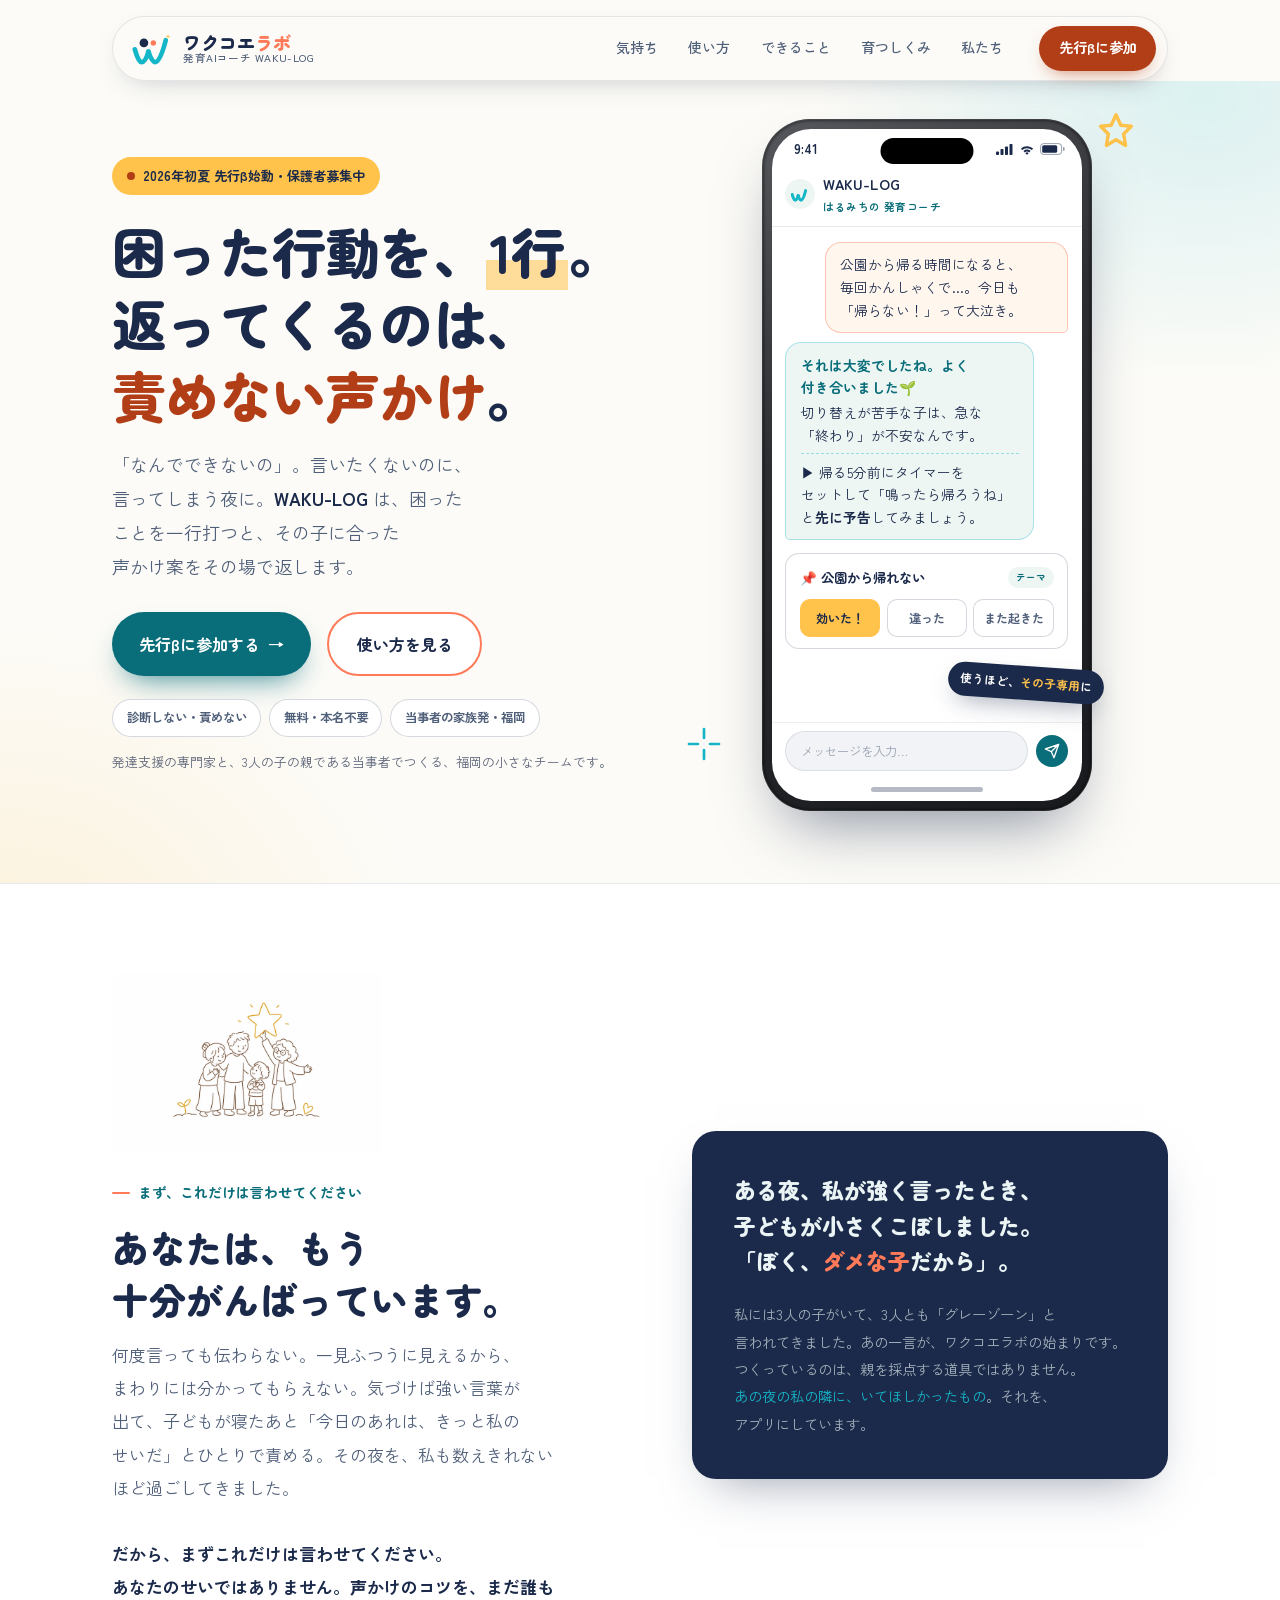
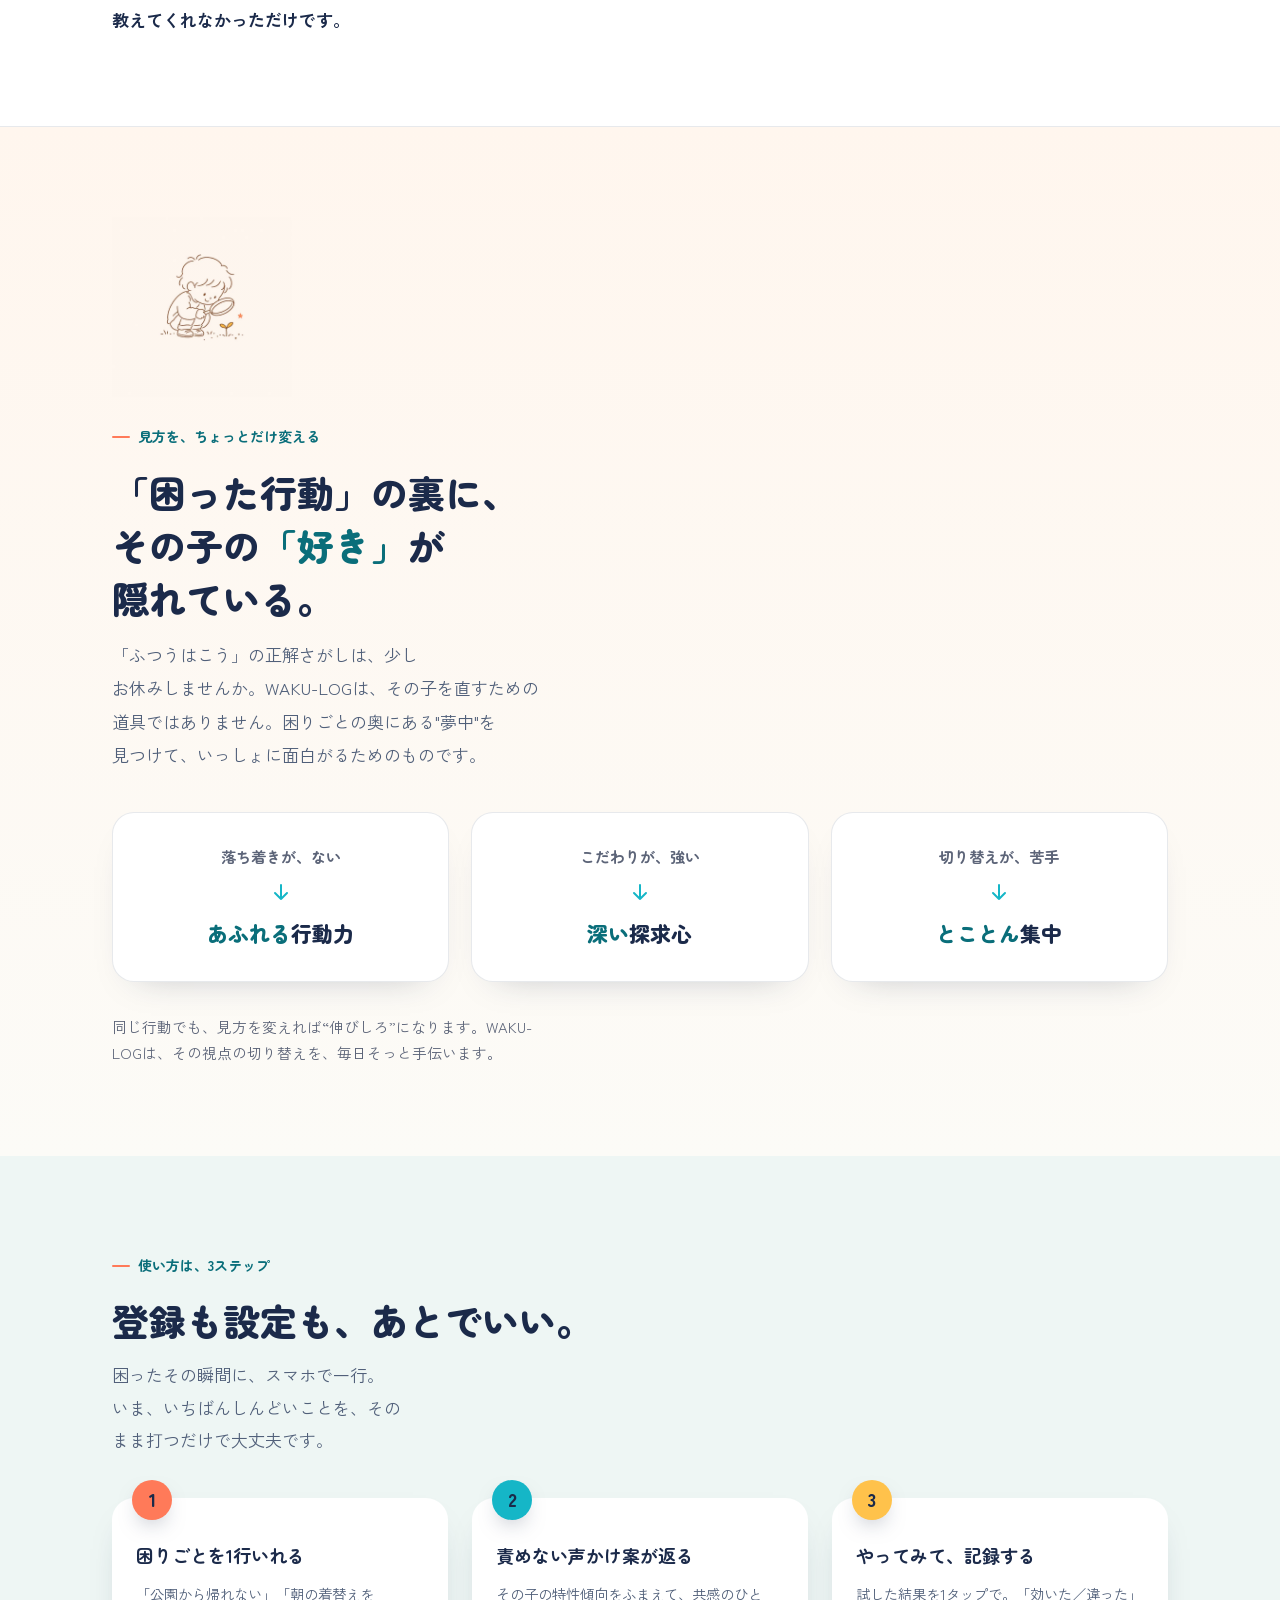
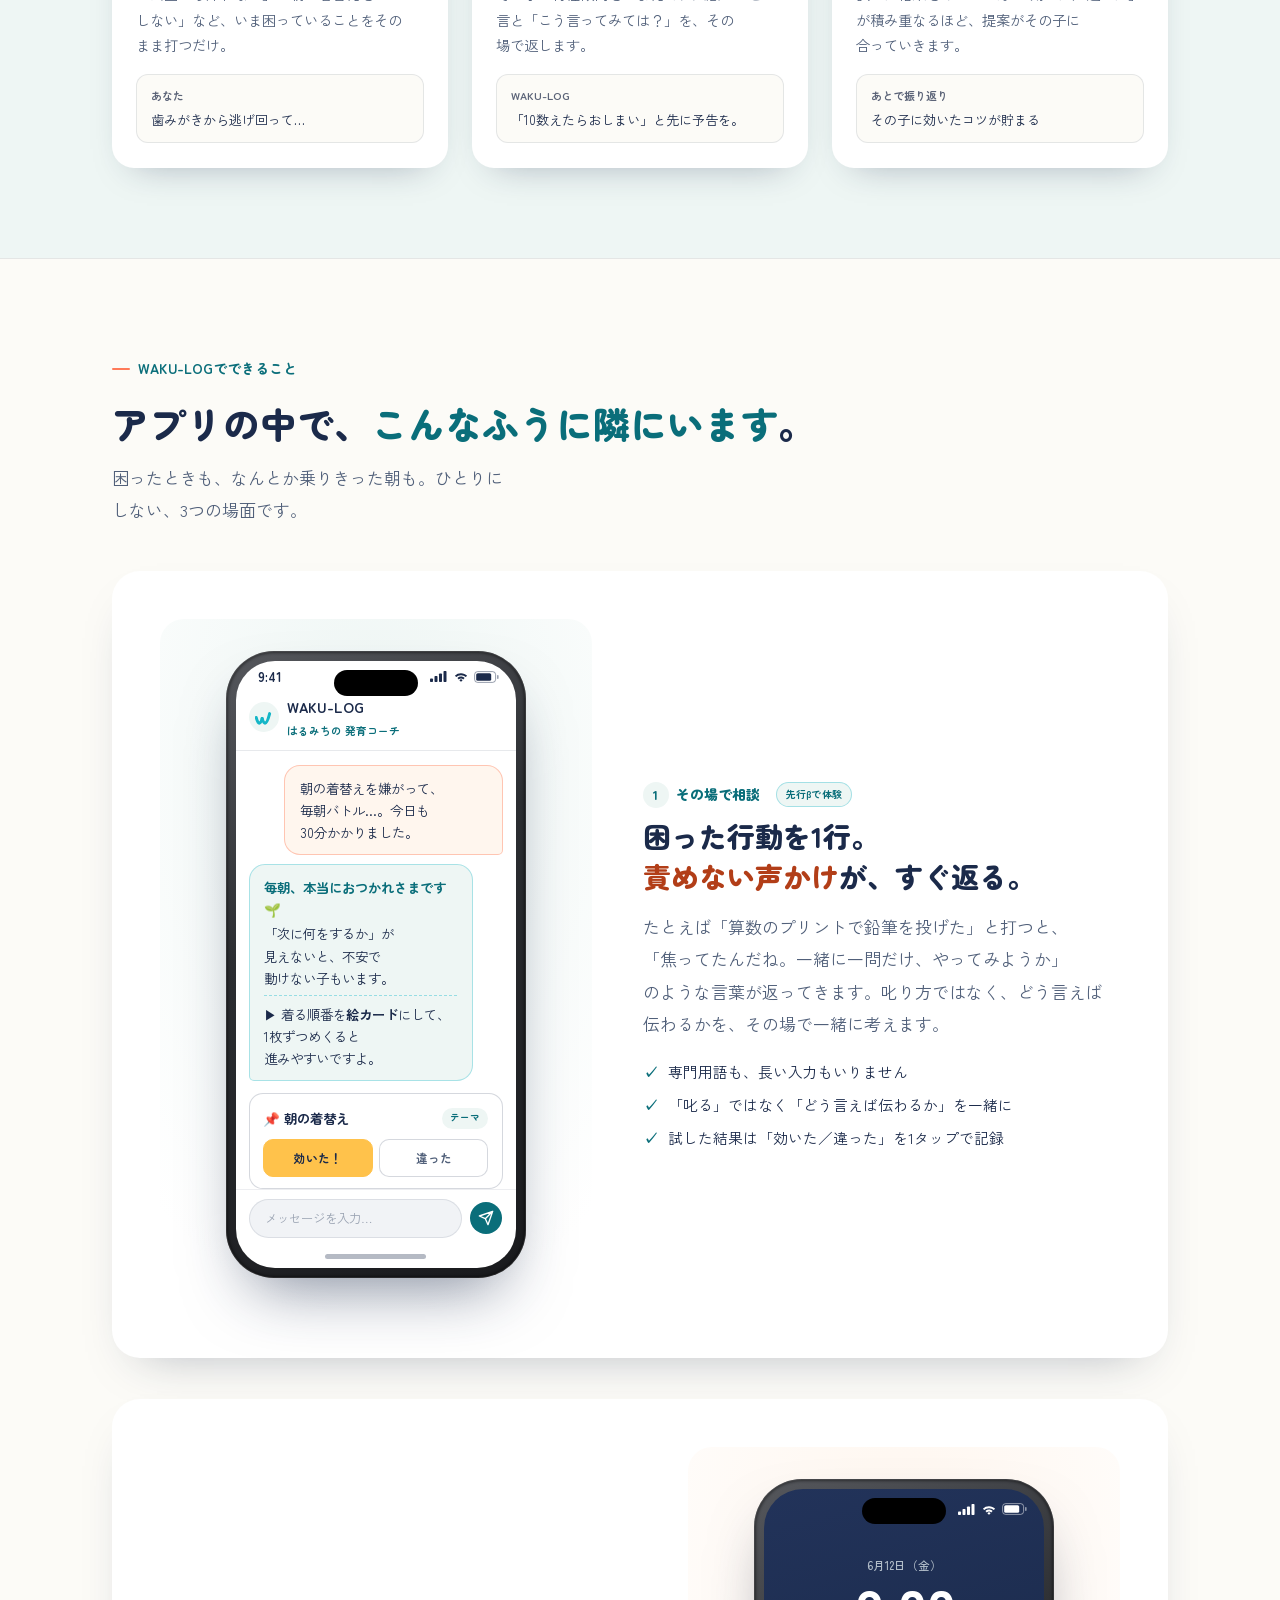
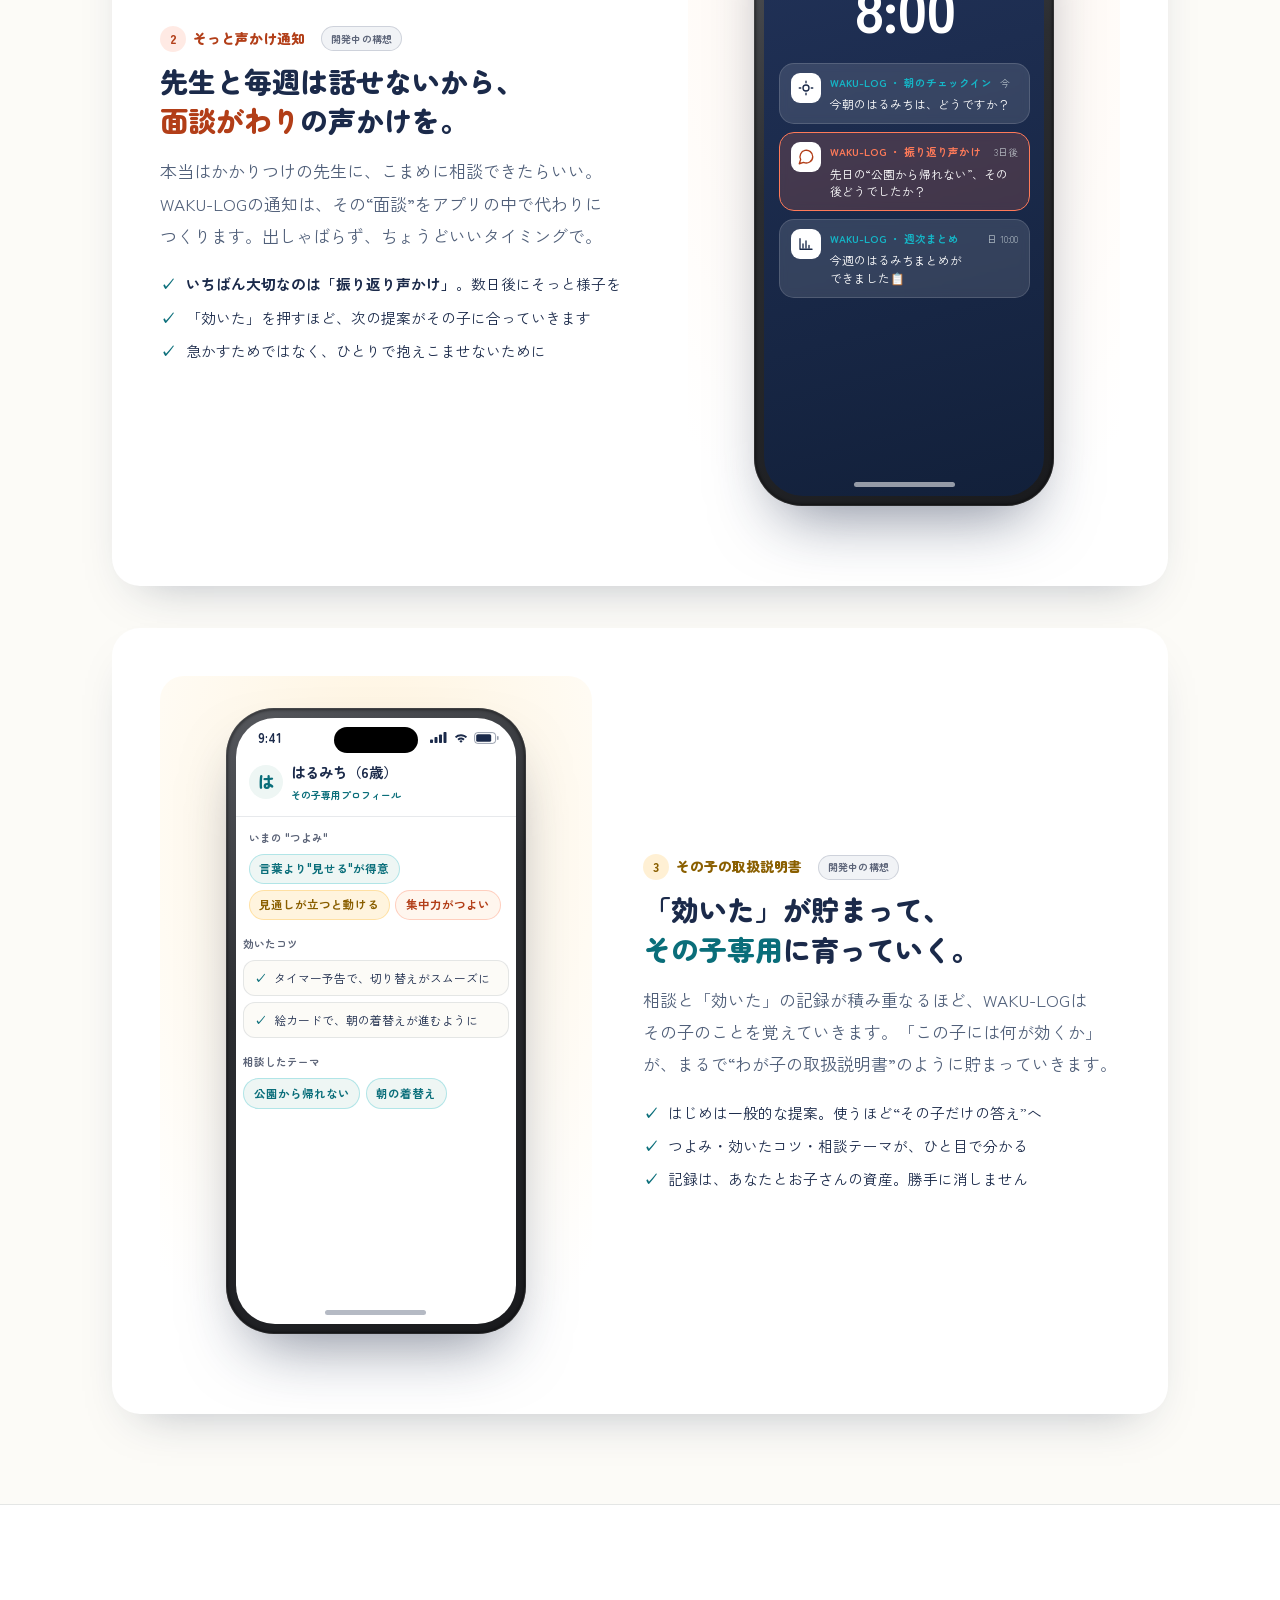
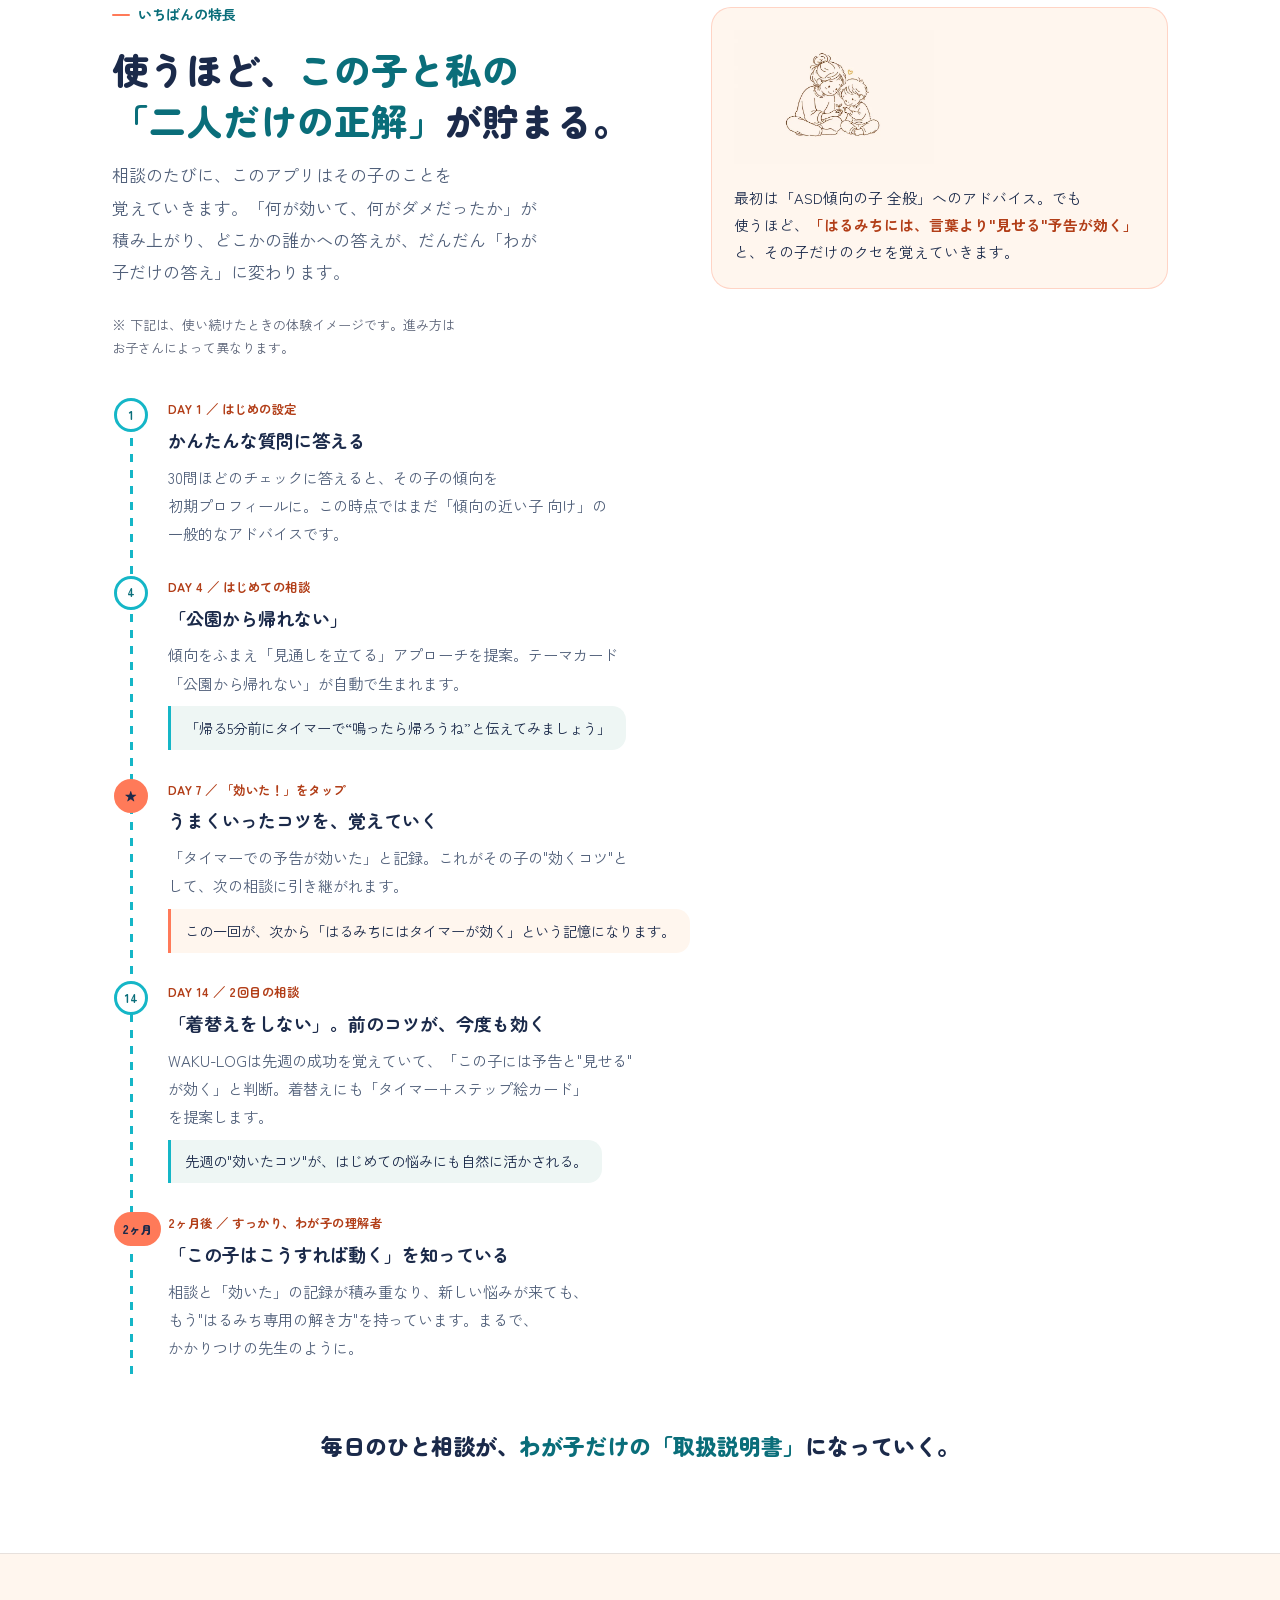
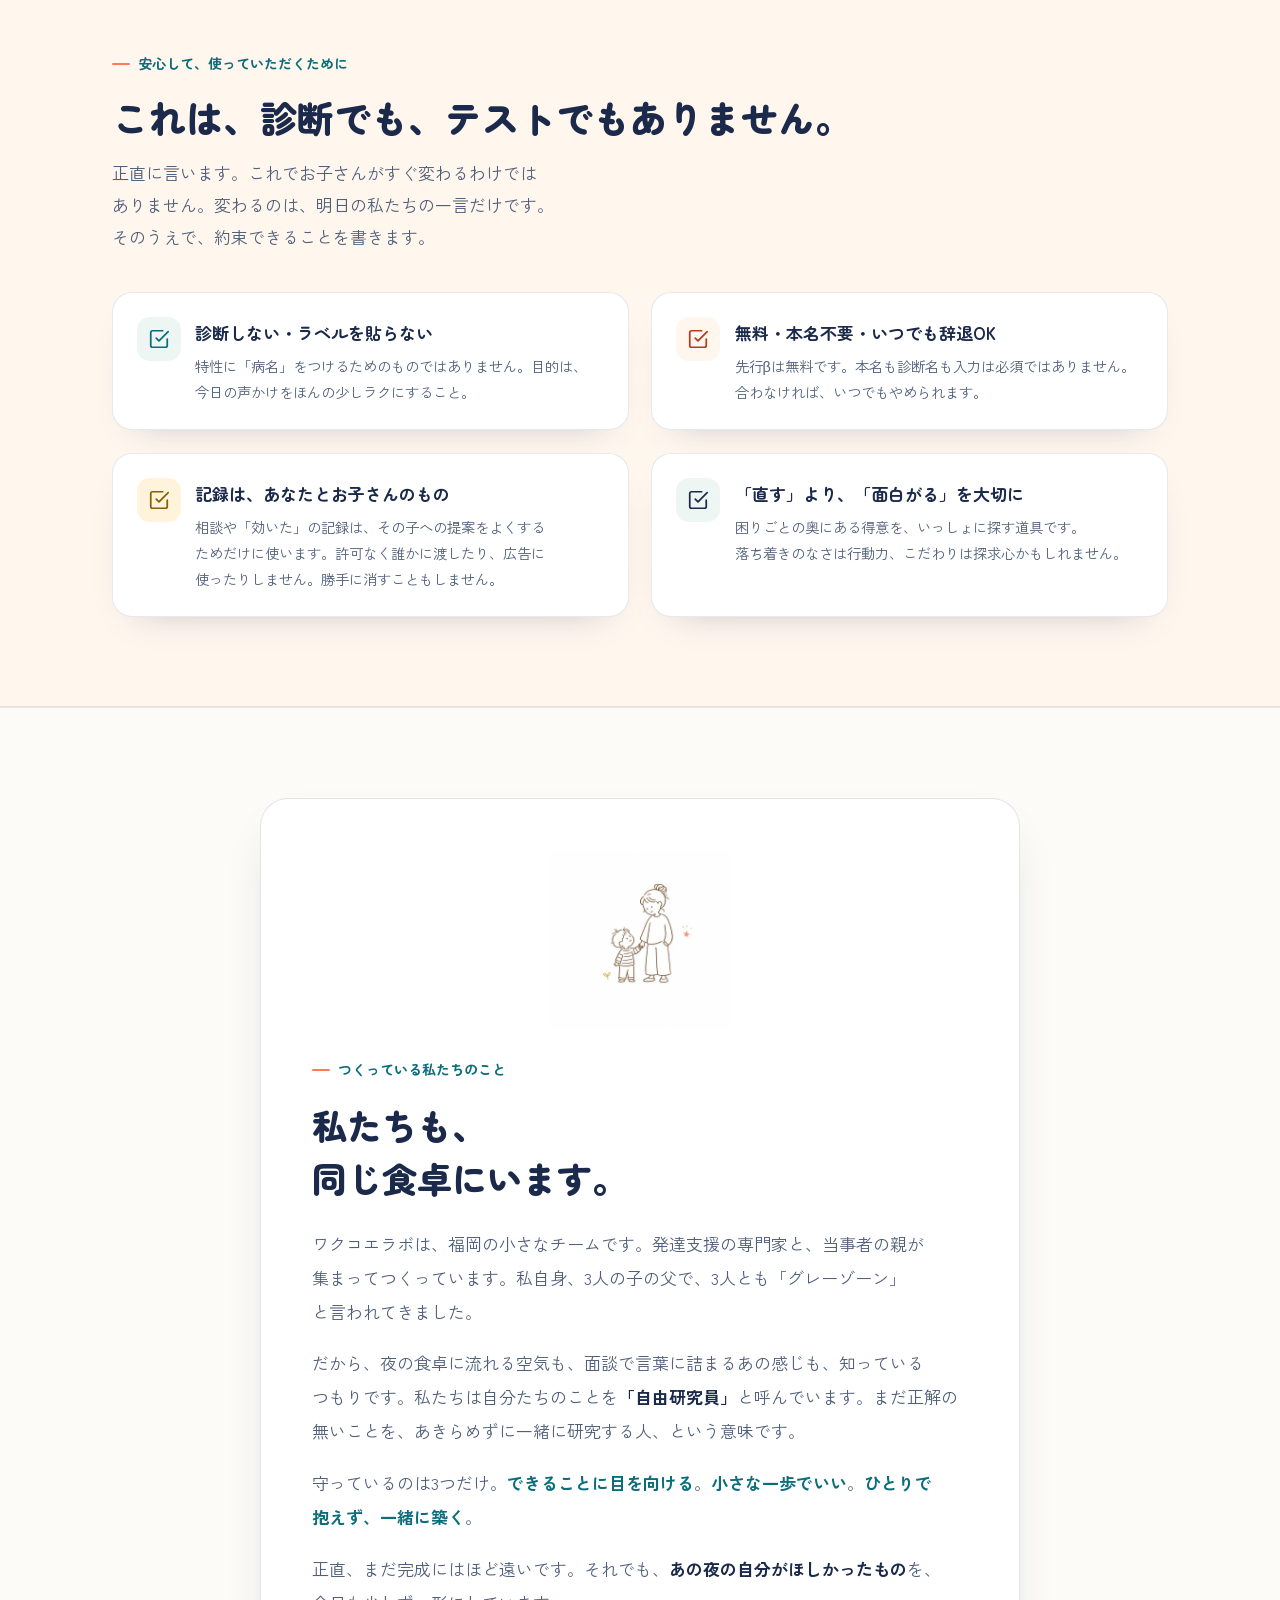
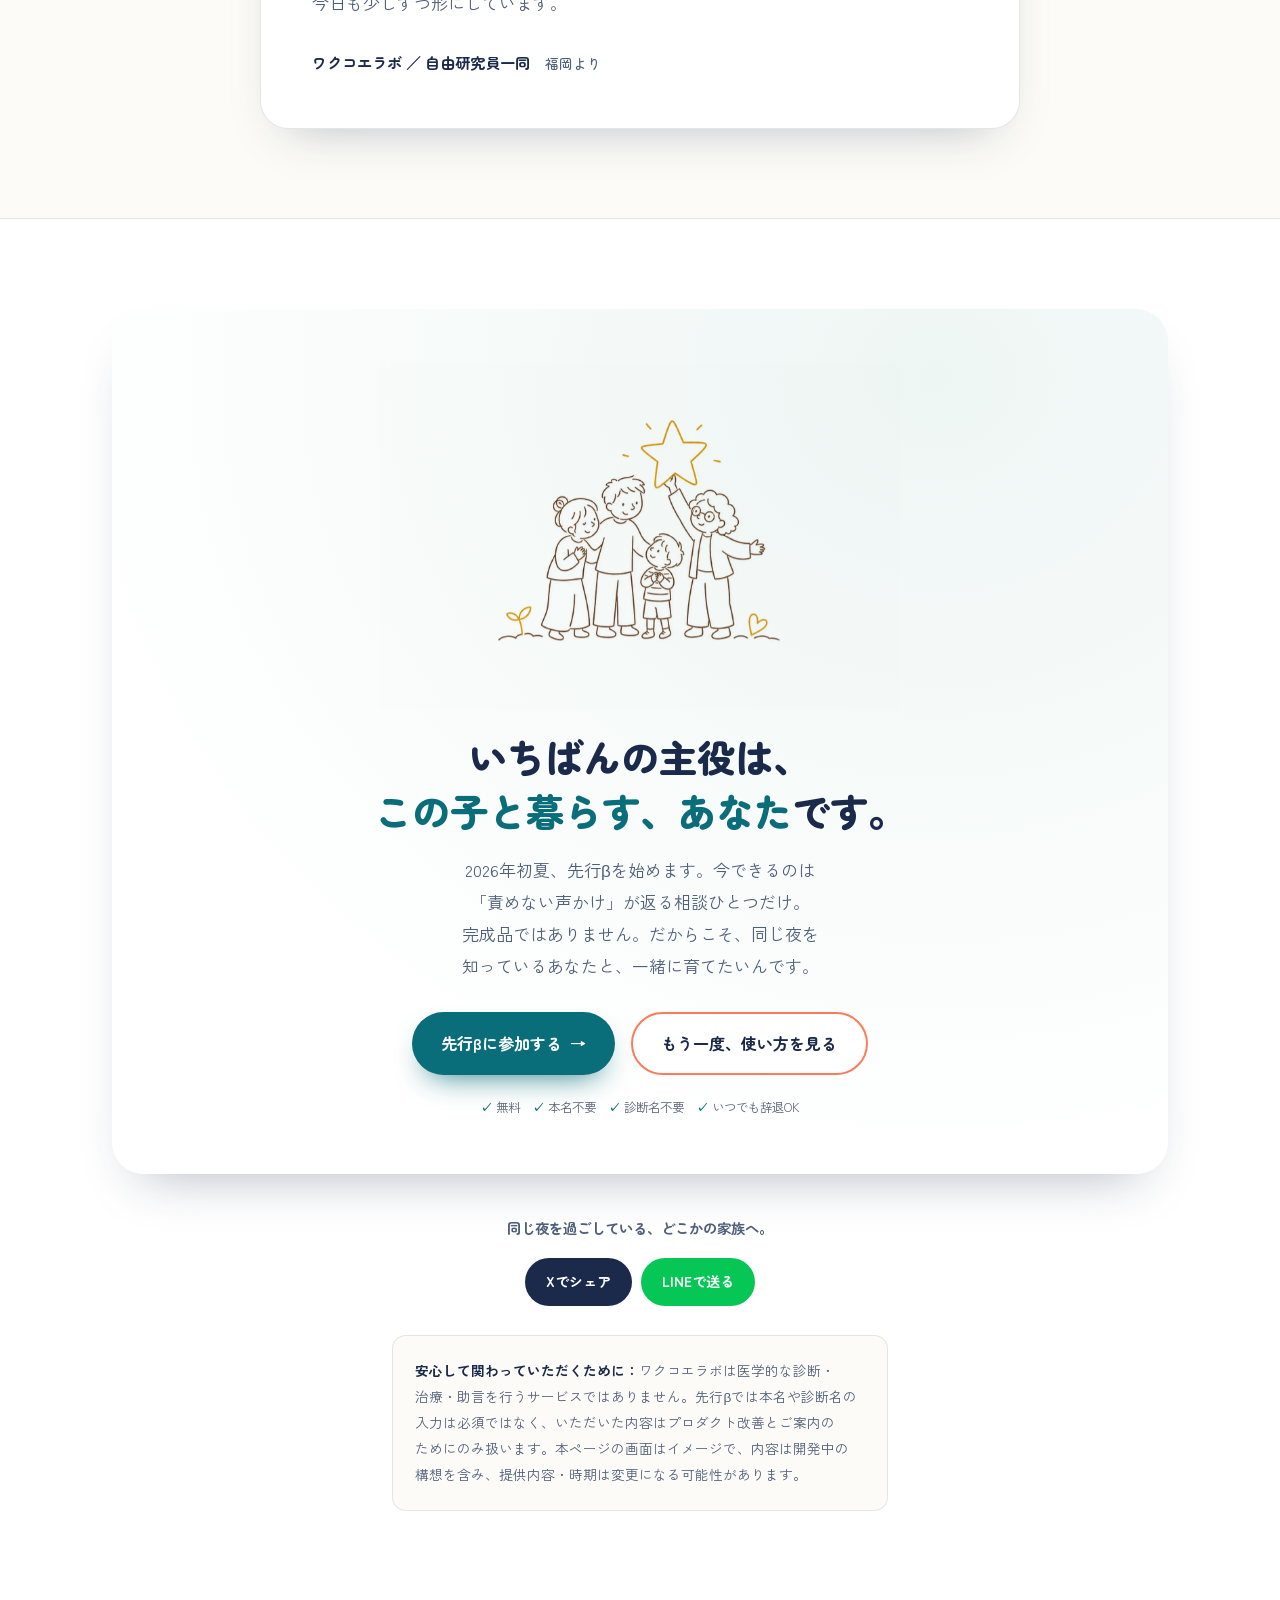
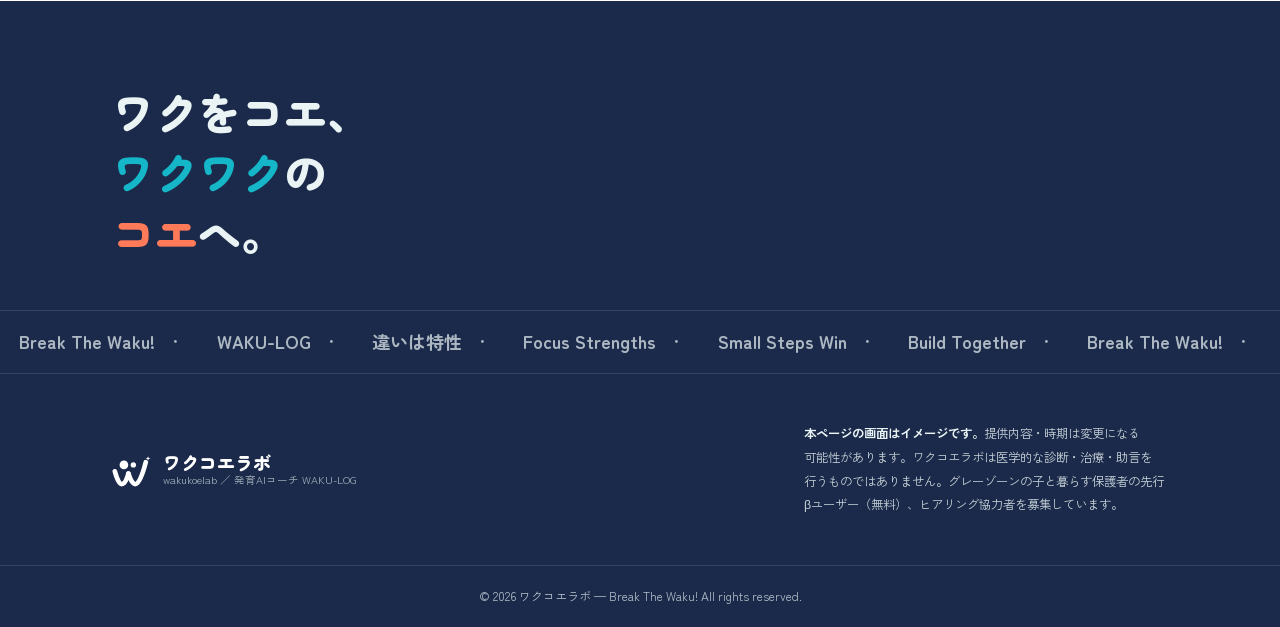
<file: index-v9.html>
<!doctype html>
<html lang="ja">
<head>
  <meta charset="utf-8" />
  <meta name="viewport" content="width=device-width, initial-scale=1, viewport-fit=cover" />
  <meta name="robots" content="noindex,nofollow" />
  <title>ワクコエラボ｜WAKU-LOG ― 使うほど“その子専用”に育つ、責めない声かけが返る発育AIコーチ</title>
  <meta name="description" content="「なんでできないの」と言ってしまう夜に。困った行動を1行入れると、その場で責めない声かけ案が返る発育AIコーチ WAKU-LOG。使うほどその子のことを覚えて、“その子専用”のアドバイスに育ちます。診断しない・責めない。2026年初夏 先行β、保護者を募集中。" />
  <meta property="og:title" content="ワクコエラボ｜WAKU-LOG ― 使うほど“その子専用”に育つ発育AIコーチ" />
  <meta property="og:description" content="困った行動を1行で、責めない声かけ案がその場で返る。使うほどその子を覚えていく発育AIコーチ。2026年初夏 先行β、保護者募集中。" />
  <meta property="og:type" content="website" />
  <meta property="og:url" content="https://cybersakurax.github.io/Break-The-Waku/index-v9.html" />
  <meta name="twitter:card" content="summary_large_image" />
  <link rel="icon" type="image/svg+xml" href="data:image/svg+xml,%3Csvg%20xmlns='http://www.w3.org/2000/svg'%20viewBox='360.59%20297.27%20150.4%20150.4'%3E%3Cpath%20d='M379.38%20376.62%20C386.50%20403.54%20393.62%20417.00%20400.75%20417.00%20C408.67%20417.00%20415.79%20405.92%20422.12%20383.75'%20fill='none'%20stroke='%2315B6C7'%20stroke-width='14.84'%20stroke-linecap='round'%20stroke-linejoin='round'/%3E%3Cpath%20d='M422.12%20383.75%20C429.25%20405.92%20436.38%20417.00%20443.50%20417.00%20C453.79%20417.00%20464.88%20394.04%20476.75%20348.12'%20fill='none'%20stroke='%2315B6C7'%20stroke-width='14.84'%20stroke-linecap='round'%20stroke-linejoin='round'/%3E%3Ccircle%20cx='407.88'%20cy='356.44'%20r='13.65'%20fill='%231B2A4A'/%3E%3Ccircle%20cx='437.56'%20cy='356.44'%20r='8.43'%20fill='%23FF7A59'/%3E%3Cpath%20d='M483.88%20327.94%20C483.88%20333.48%20486.65%20336.25%20492.19%20336.25%20C486.65%20336.25%20483.88%20339.02%20483.88%20344.56%20C483.88%20339.02%20481.10%20336.25%20475.56%20336.25%20C481.10%20336.25%20483.88%20333.48%20483.88%20327.94%20Z'%20fill='%23FFC24B'/%3E%3C/svg%3E" />
  <link rel="icon" href="favicon.ico" sizes="32x32" />
  <link rel="apple-touch-icon" href="apple-touch-icon.png" />
  <link rel="preconnect" href="https://fonts.googleapis.com">
  <link rel="preconnect" href="https://fonts.gstatic.com" crossorigin>
  <link href="https://fonts.googleapis.com/css2?family=Zen+Maru+Gothic:wght@500;700;900&family=Zen+Kaku+Gothic+New:wght@400;500;700&display=swap" rel="stylesheet">

  <style>
  /* ワクコエラボ v9 — とちぎんLP流リデザイン（v6ベース）
   * 宛先: 実際に使う保護者（3〜12歳グレーゾーンの子の親）。
   * 主役: WAKU-LOGの相談デモ（ヒーローA）＋「使うほどその子専用に育つ」体験。
   * テイスト: 淡い色ブロック分け / 大きいスマホモック / 左右交互 / ゆったり余白 / 家族イラストを各所に。
   * Claude Design の dc.html（ヒーローA確定・家族イラスト各所配置）を静的HTMLとして実装。
   * 文言: 一人称（実名なし）の当事者の声 × 肯定から入るトーンで全面改稿（AIっぽさ除去）。
   *       創業者レターの ABOUT 節を追加し、具体的な声かけ例・限界の正直な明示を追加。
   * リサーチ反映(LP_RESEARCH.md): 強み/希望(Focus Strengths)節を新設、ヒーロー近傍に信頼ライン、
   *       共感にVOC実語彙(私のせい/一見ふつうに見える)、プライバシー明示。NG表現(治す/普通になる)回避。
   */
  *,*::before,*::after{box-sizing:border-box;margin:0;padding:0;}
  html{scroll-behavior:smooth;}
  body{font-family:"Zen Kaku Gothic New","Hiragino Sans","Meiryo",sans-serif;background:#FCFBF7;color:#1B2A4A;line-height:1.85;-webkit-font-smoothing:antialiased;text-rendering:optimizeLegibility;word-break:auto-phrase;}
  /* 日本語の不自然な改行を抑制：word-break:auto-phrase=文節単位で改行（対応ブラウザ）／見出しは行バランス、本文は孤立行防止 */
  h1,h2,h3{text-wrap:balance;}
  p{text-wrap:pretty;}
  img{max-width:100%;display:block;}
  ::selection{background:#FFC24B;color:#1B2A4A;}
  @keyframes wkPulse{0%,100%{box-shadow:0 0 0 4px rgba(178,62,24,.25);}50%{box-shadow:0 0 0 9px rgba(178,62,24,.05);}}
  @keyframes wkScroll{to{transform:translateX(-50%);}}
  @keyframes wkFloat{0%,100%{transform:translateY(0) rotate(var(--r,0deg));}50%{transform:translateY(-10px) rotate(var(--r,0deg));}}
  @media (prefers-reduced-motion:reduce){html{scroll-behavior:auto;}*{animation-duration:.001ms !important;}}

  /* skip link (a11y) */
  .wk-skip{position:absolute;left:-9999px;top:0;z-index:200;background:#0A6E7A;color:#fff;padding:.6rem 1rem;border-radius:0 0 12px 0;font-family:'Zen Maru Gothic',sans-serif;font-weight:700;font-size:.85rem;text-decoration:none;}
  .wk-skip:focus{left:0;}

  /* iPhone mockup chrome（最新iPhone風：フレーム/Dynamic Island/ステータスバー/ホームインジケータ） */
  .ipx{position:relative;background:linear-gradient(150deg,#56585d 0%,#2b2d31 40%,#191a1d 100%);border-radius:48px;padding:10px;box-shadow:0 32px 64px -24px rgba(27,42,74,.55),inset 0 0 0 1px rgba(255,255,255,.10),inset 0 0 3px 2px rgba(0,0,0,.45);}
  .ipx-screen{position:relative;border-radius:39px;overflow:hidden;aspect-ratio:9/19.5;display:flex;flex-direction:column;}
  .ipx-di{position:absolute;top:9px;left:50%;transform:translateX(-50%);width:30%;max-width:98px;height:26px;background:#000;border-radius:999px;z-index:5;}
  .ipx-sb{position:relative;z-index:4;display:flex;align-items:center;justify-content:space-between;height:40px;padding:0 17px 0 22px;font-family:'Zen Maru Gothic',sans-serif;}
  .ipx-sb time{font-weight:700;font-size:.82rem;letter-spacing:.01em;}
  .ipx-stat{display:inline-flex;align-items:center;gap:5px;}
  .ipx-home{display:grid;place-items:center;padding:7px 0 9px;}
  .ipx-home i{display:block;width:36%;max-width:128px;height:5px;border-radius:999px;}

  @media (max-width:900px){
    [data-2col],[data-3col],[data-featcard]{grid-template-columns:1fr !important;}
    [data-featcard] > div,[data-featvis]{min-width:0 !important;}
  }
  @media (max-width:760px){
    [data-herogrid]{grid-template-columns:1fr !important;}
    [data-herogrid] > div{min-width:0;}
    /* モバイルはソース順（見出し→モック）。主役メッセージを先頭に。 */
  }
  @media (max-width:620px){
    [data-navlinks]{display:none !important;}
  }
  @media (max-width:560px){
    [data-2col][style*="repeat(2"]{grid-template-columns:1fr !important;}
  }
  @media (max-width:430px){
    [data-logo-sub]{display:none !important;}
  }

  /* ===== イラスト・デザインシステム（サイズ・余白・寄せを“1か所”で管理） =====
   * 個々の figure に数値を直書きせず、役割（intro/card/hero）でクラス化。
   * サイズ変更は下記トークンを書き換えるだけで全挿絵に反映される。 */
  :root{
    --fig-h:180px;                          /* 導入挿絵の基準“高さ”（横長・正方をこの高さで揃える） */
    --fig-w-square:var(--fig-h);            /* 1:1 素材の幅（= 高さ） */
    --fig-w-wide:calc(var(--fig-h) * 1.5);  /* 3:2 素材の幅（高さが揃う） */
    --fig-card-w:200px;                     /* カード内の補足挿絵 */
    --fig-hero-w:520px;                     /* CTAの主役ビジュアル */
    --fig-gap:1.25rem;                      /* 挿絵まわりの下余白 */
  }
  .fig{line-height:0;}
  .fig img{width:100%;height:auto;mix-blend-mode:multiply;}
  .fig-intro{max-width:var(--fig-w-square);margin:0 0 var(--fig-gap);}   /* 地に置く導入挿絵：左寄せ・正方基準 */
  .fig-intro.is-wide{max-width:var(--fig-w-wide);}                       /* 横長素材だけ幅を広げ、高さを揃える */
  .fig-card{max-width:var(--fig-card-w);margin:0 0 var(--fig-gap);}      /* カード内の補足挿絵：左寄せ */
  .fig-hero{max-width:var(--fig-hero-w);margin:0 auto var(--fig-gap);}   /* 主役ビジュアル：中央 */
  .fig-center{margin-left:auto;margin-right:auto;}                       /* 必要な挿絵だけ中央寄せにする時に付与 */
  </style>
</head>
<body>
<a href="#content" class="wk-skip">本文へスキップ</a>

<div style="--navy:#1B2A4A;--turquoise:#15B6C7;--teal:#0A6E7A;--coral:#FF7A59;--coralink:#B23E18;--sun:#FFC24B;--sunink:#8A5F00;--paper:#FCFBF7;--mint:#EEF6F4;--warm:#FFF6EE;--ink2:#51607A;--rule:rgba(27,42,74,.10);font-family:'Zen Kaku Gothic New',sans-serif;overflow-x:clip;">

  <!-- NAV -->
  <div style="position:sticky;top:0;z-index:100;padding-top:clamp(.6rem,2vw,1rem);">
    <div style="width:100%;max-width:1120px;margin:0 auto;padding-inline:clamp(1.1rem,4vw,2rem);">
      <nav aria-label="グローバルナビゲーション" style="display:flex;align-items:center;gap:1.4rem;padding:.55rem .7rem .55rem 1.2rem;background:rgba(252,251,247,.85);backdrop-filter:blur(14px) saturate(1.4);-webkit-backdrop-filter:blur(14px) saturate(1.4);border:1px solid rgba(27,42,74,.10);border-radius:999px;box-shadow:0 10px 30px -16px rgba(27,42,74,.35);">
        <a href="#top" style="display:flex;align-items:center;gap:.6rem;margin-inline-end:auto;text-decoration:none;">
          <svg viewBox="370.38 318.94 130.81 107.06" style="height:34px;width:auto;flex:none;display:block;" aria-hidden="true">
            <path d="M379.38 376.62 C386.50 403.54 393.62 417.00 400.75 417.00 C408.67 417.00 415.79 405.92 422.12 383.75" fill="none" stroke="#15B6C7" stroke-width="14.84" stroke-linecap="round" stroke-linejoin="round"/>
            <path d="M422.12 383.75 C429.25 405.92 436.38 417.00 443.50 417.00 C453.79 417.00 464.88 394.04 476.75 348.12" fill="none" stroke="#15B6C7" stroke-width="14.84" stroke-linecap="round" stroke-linejoin="round"/>
            <circle cx="407.88" cy="356.44" r="13.65" fill="#1B2A4A"/><circle cx="437.56" cy="356.44" r="8.43" fill="#FF7A59"/>
            <path d="M483.88 327.94 C483.88 333.48 486.65 336.25 492.19 336.25 C486.65 336.25 483.88 339.02 483.88 344.56 C483.88 339.02 481.10 336.25 475.56 336.25 C481.10 336.25 483.88 333.48 483.88 327.94 Z" fill="#FFC24B"/>
          </svg>
          <span style="line-height:1.1;"><span style="font-family:'Zen Maru Gothic',sans-serif;font-weight:900;font-size:1.125rem;color:#1B2A4A;">ワクコエ<span style="color:#FF7A59;">ラボ</span></span><span data-logo-sub style="display:block;font-size:.66rem;color:#51607A;font-weight:500;letter-spacing:.04em;">発育AIコーチ WAKU-LOG</span></span>
        </a>
        <ul style="display:flex;align-items:center;gap:.2rem;list-style:none;" data-navlinks>
          <li><a href="#kimochi" style="display:block;padding:.5rem .85rem;border-radius:999px;font-size:.875rem;font-weight:500;color:#51607A;text-decoration:none;white-space:nowrap;">気持ち</a></li>
          <li><a href="#how" style="display:block;padding:.5rem .85rem;border-radius:999px;font-size:.875rem;font-weight:500;color:#51607A;text-decoration:none;white-space:nowrap;">使い方</a></li>
          <li><a href="#feature" style="display:block;padding:.5rem .85rem;border-radius:999px;font-size:.875rem;font-weight:500;color:#51607A;text-decoration:none;white-space:nowrap;">できること</a></li>
          <li><a href="#grow" style="display:block;padding:.5rem .85rem;border-radius:999px;font-size:.875rem;font-weight:500;color:#51607A;text-decoration:none;white-space:nowrap;">育つしくみ</a></li>
          <li><a href="#about" style="display:block;padding:.5rem .85rem;border-radius:999px;font-size:.875rem;font-weight:500;color:#51607A;text-decoration:none;white-space:nowrap;">私たち</a></li>
        </ul>
        <a href="#join" data-cta="join" style="padding:.6rem 1.2rem;border-radius:999px;font-family:'Zen Maru Gothic',sans-serif;font-weight:700;font-size:.875rem;background:#B23E18;color:#fff;text-decoration:none;white-space:nowrap;min-height:44px;display:inline-flex;align-items:center;box-shadow:0 8px 20px -10px rgba(178,62,24,.8);">先行βに参加</a>
      </div>
    </div>
  </div>

  <main id="content" tabindex="-1" style="display:block;">

  <!-- ============ HERO — 相談デモ ============ -->
  <section id="top" style="position:relative;padding-top:clamp(1.6rem,3vw,2.8rem);padding-bottom:clamp(2.8rem,6vw,4.5rem);overflow:clip;">
    <div style="position:absolute;inset:0;z-index:0;pointer-events:none;background:radial-gradient(640px 480px at 94% 2%,rgba(21,182,199,.14),transparent 60%),radial-gradient(680px 520px at 0% 108%,rgba(255,194,75,.16),transparent 62%);"></div>
    <div style="position:relative;z-index:1;width:100%;max-width:1120px;margin:0 auto;padding-inline:clamp(1.1rem,4vw,2rem);">
      <div style="display:grid;grid-template-columns:1.04fr .96fr;gap:clamp(1.5rem,4vw,3.2rem);align-items:center;" data-herogrid>
        <div>
          <span style="display:inline-flex;align-items:center;gap:.5rem;padding:.42rem .95rem;border-radius:999px;background:#FFC24B;color:#1B2A4A;font-family:'Zen Maru Gothic',sans-serif;font-weight:700;font-size:.82rem;white-space:nowrap;"><span style="width:8px;height:8px;border-radius:50%;background:#B23E18;animation:wkPulse 2.4s ease-in-out infinite;"></span>2026年初夏 先行β始動・保護者募集中</span>
          <h1 style="font-family:'Zen Maru Gothic',sans-serif;font-weight:900;font-size:clamp(2.1rem,4.6vw + .5rem,3.4rem);line-height:1.32;letter-spacing:-.01em;color:#1B2A4A;margin:1.3rem 0 1rem;">困った行動を、<span style="background:linear-gradient(transparent 62%,rgba(255,194,75,.55) 0);padding-inline:.05em;">1行</span>。<br>返ってくるのは、<br><span style="color:#B23E18;">責めない声かけ</span>。</h1>
          <p style="color:#51607A;font-size:1.125rem;max-width:40ch;line-height:1.9;margin-bottom:1.8rem;">「なんでできないの」。言いたくないのに、言ってしまう夜に。<b style="color:#1B2A4A;">WAKU-LOG</b> は、困ったことを一行打つと、その子に合った声かけ案をその場で返します。</p>
          <div style="display:flex;flex-wrap:wrap;gap:1rem;margin-bottom:1.4rem;">
            <a href="#join" data-cta="join" style="display:inline-flex;align-items:center;justify-content:center;gap:.5rem;padding:.95rem 1.7rem;border-radius:999px;font-family:'Zen Maru Gothic',sans-serif;font-weight:700;font-size:1rem;background:#0A6E7A;color:#fff;text-decoration:none;min-height:52px;box-shadow:0 14px 30px -14px rgba(10,110,122,.9);">先行βに参加する <span aria-hidden="true">→</span></a>
            <a href="#how" style="display:inline-flex;align-items:center;justify-content:center;gap:.5rem;padding:.95rem 1.7rem;border-radius:999px;font-family:'Zen Maru Gothic',sans-serif;font-weight:700;font-size:1rem;background:#fff;color:#1B2A4A;text-decoration:none;min-height:52px;border:2px solid #FF7A59;">使い方を見る</a>
          </div>
          <div style="display:flex;flex-wrap:wrap;gap:.5rem;">
            <span style="padding:.4rem .85rem;border-radius:999px;background:#fff;border:1px solid rgba(27,42,74,.18);color:#51607A;font-size:.78rem;font-weight:700;">診断しない・責めない</span>
            <span style="padding:.4rem .85rem;border-radius:999px;background:#fff;border:1px solid rgba(27,42,74,.18);color:#51607A;font-size:.78rem;font-weight:700;">無料・本名不要</span>
            <span style="padding:.4rem .85rem;border-radius:999px;background:#fff;border:1px solid rgba(27,42,74,.18);color:#51607A;font-size:.78rem;font-weight:700;">当事者の家族発・福岡</span>
          </div>
          <p style="margin-top:.9rem;font-size:.8rem;color:#5C6478;line-height:1.7;">発達支援の専門家と、3人の子の親である当事者でつくる、福岡の小さなチームです。</p>
        </div>
        <div style="position:relative;display:flex;justify-content:center;">
          <svg viewBox="0 0 24 24" fill="none" stroke="#FFC24B" stroke-width="1.8" stroke-linecap="round" stroke-linejoin="round" style="position:absolute;top:-10px;right:6%;width:46px;--r:8deg;animation:wkFloat 5s ease-in-out infinite;" aria-hidden="true"><path d="M12 3l2.5 5.5L20 9l-4 4 1 6-5-3-5 3 1-6-4-4 5.5-.5z"/></svg>
          <svg viewBox="0 0 24 24" fill="none" stroke="#15B6C7" stroke-width="1.8" stroke-linecap="round" stroke-linejoin="round" style="position:absolute;bottom:7%;left:0;width:36px;--r:-6deg;animation:wkFloat 6s ease-in-out infinite .5s;" aria-hidden="true"><path d="M12 2v6M12 16v6M2 12h6M16 12h6"/></svg>
          <div class="ipx" aria-hidden="true" style="width:min(330px,100%);">
            <div class="ipx-screen" style="background:#fff;">
              <div class="ipx-di"></div>
              <div class="ipx-sb"><time style="color:#1B2A4A;">9:41</time><span class="ipx-stat" style="color:#1B2A4A;"><svg width="18" height="11" viewBox="0 0 18 11" fill="currentColor" aria-hidden="true"><rect x="0" y="7.5" width="3" height="3.5" rx=".8"/><rect x="4.5" y="5" width="3" height="6" rx=".8"/><rect x="9" y="2.5" width="3" height="8.5" rx=".8"/><rect x="13.5" y="0" width="3" height="11" rx=".8"/></svg><svg width="16" height="11" viewBox="0 0 16 12" fill="currentColor" aria-hidden="true"><path d="M8 2.4c2.6 0 5 1 6.7 2.7l-1.5 1.5A7.3 7.3 0 0 0 8 4.6 7.3 7.3 0 0 0 2.8 6.6L1.3 5.1A9.5 9.5 0 0 1 8 2.4z"/><path d="M8 6.1c1.5 0 2.9.6 3.9 1.6l-1.5 1.5A3.4 3.4 0 0 0 8 8.1c-.9 0-1.7.35-2.4 1.05L4.1 7.7A5.6 5.6 0 0 1 8 6.1z"/><circle cx="8" cy="10.2" r="1.3"/></svg><svg width="25" height="12" viewBox="0 0 25 12" aria-hidden="true"><rect x=".6" y=".6" width="21" height="10.8" rx="3" fill="none" stroke="currentColor" stroke-opacity=".45"/><rect x="2.2" y="2.2" width="15" height="7.6" rx="1.6" fill="currentColor"/><rect x="23" y="4" width="1.6" height="4" rx=".8" fill="currentColor" fill-opacity=".45"/></svg></span></div>
              <div style="display:flex;align-items:center;gap:.5rem;padding:.1rem .85rem .6rem;border-bottom:1.5px solid rgba(27,42,74,.10);">
                <span style="width:30px;height:30px;border-radius:50%;background:#EEF6F4;display:grid;place-items:center;flex:none;"><svg viewBox="370.38 318.94 130.81 107.06" style="width:18px;height:18px;display:block;" aria-hidden="true"><path d="M379.38 376.62 C386.50 403.54 393.62 417.00 400.75 417.00 C408.67 417.00 415.79 405.92 422.12 383.75" fill="none" stroke="#15B6C7" stroke-width="22" stroke-linecap="round" stroke-linejoin="round"/><path d="M422.12 383.75 C429.25 405.92 436.38 417.00 443.50 417.00 C453.79 417.00 464.88 394.04 476.75 348.12" fill="none" stroke="#15B6C7" stroke-width="22" stroke-linecap="round" stroke-linejoin="round"/></svg></span>
                <span style="font-family:'Zen Maru Gothic',sans-serif;font-weight:700;font-size:.9rem;color:#1B2A4A;">WAKU-LOG<small style="display:block;font-size:.66rem;color:#0A6E7A;font-weight:700;letter-spacing:.04em;">はるみちの 発育コーチ</small></span>
              </div>
              <div style="padding:.9rem .85rem .3rem;display:flex;flex-direction:column;gap:.6rem;" aria-hidden="true">
                <div style="align-self:flex-end;max-width:86%;padding:.65rem .9rem;font-size:.86rem;line-height:1.65;border-radius:16px;border-bottom-right-radius:5px;background:#FFF6EE;border:1.5px solid rgba(255,122,89,.4);color:#1B2A4A;">公園から帰る時間になると、毎回かんしゃくで…。今日も「帰らない！」って大泣き。</div>
                <div style="align-self:flex-start;max-width:88%;padding:.65rem .9rem;font-size:.86rem;line-height:1.65;border-radius:16px;border-bottom-left-radius:5px;background:#EEF6F4;border:1.5px solid rgba(21,182,199,.32);color:#1B2A4A;">
                  <span style="display:block;color:#0A6E7A;font-weight:700;margin-bottom:.15rem;font-family:'Zen Maru Gothic',sans-serif;">それは大変でしたね。よく付き合いました🌱</span>
                  切り替えが苦手な子は、急な「終わり」が不安なんです。
                  <span style="display:block;margin-top:.4rem;padding-top:.4rem;border-top:1px dashed rgba(21,182,199,.4);">▶ 帰る5分前にタイマーをセットして「鳴ったら帰ろうね」と<b>先に予告</b>してみましょう。</span>
                </div>
              </div>
              <div style="margin:.5rem .85rem 0;padding:.7rem .85rem;background:#fff;border:1.5px solid rgba(27,42,74,.18);border-radius:14px;">
                <div style="display:flex;align-items:center;gap:.4rem;font-family:'Zen Maru Gothic',sans-serif;font-weight:700;font-size:.84rem;color:#1B2A4A;">📌 公園から帰れない<span style="margin-inline-start:auto;font-size:.6rem;font-weight:700;color:#0A6E7A;background:#EEF6F4;padding:.1rem .5rem;border-radius:999px;">テーマ</span></div>
                <div style="display:flex;gap:.4rem;margin-top:.55rem;">
                  <span style="flex:1;text-align:center;font-family:'Zen Maru Gothic',sans-serif;font-weight:700;font-size:.76rem;padding:.42rem;border-radius:10px;border:1.5px solid #FFC24B;background:#FFC24B;color:#1B2A4A;">効いた！</span>
                  <span style="flex:1;text-align:center;font-family:'Zen Maru Gothic',sans-serif;font-weight:700;font-size:.76rem;padding:.42rem;border-radius:10px;border:1.5px solid rgba(27,42,74,.18);background:#fff;color:#51607A;">違った</span>
                  <span style="flex:1;text-align:center;font-family:'Zen Maru Gothic',sans-serif;font-weight:700;font-size:.76rem;padding:.42rem;border-radius:10px;border:1.5px solid rgba(27,42,74,.18);background:#fff;color:#51607A;">また起きた</span>
                </div>
              </div>
              <div style="margin-top:auto;display:flex;align-items:center;gap:.5rem;padding:.55rem .85rem;border-top:1.5px solid rgba(27,42,74,.08);">
                <span style="flex:1;background:#F1F3F6;border:1px solid rgba(27,42,74,.10);border-radius:999px;padding:.45rem .9rem;font-size:.78rem;color:#9aa3b2;">メッセージを入力…</span>
                <span style="width:32px;height:32px;border-radius:50%;background:#0A6E7A;display:grid;place-items:center;flex:none;"><svg viewBox="0 0 24 24" width="16" height="16" fill="none" stroke="#fff" stroke-width="2" stroke-linecap="round" stroke-linejoin="round" aria-hidden="true"><path d="M22 2 11 13M22 2l-7 20-4-9-9-4 20-7z"/></svg></span>
              </div>
              <div class="ipx-home"><i style="background:rgba(27,42,74,.32);"></i></div>
            </div>
            <span style="position:absolute;right:-12px;bottom:16%;background:#1B2A4A;color:#fff;font-family:'Zen Maru Gothic',sans-serif;font-weight:700;font-size:.72rem;padding:.4rem .75rem;border-radius:999px;box-shadow:0 10px 24px -10px rgba(27,42,74,.6);transform:rotate(4deg);z-index:6;">使うほど、<span style="color:#FFC24B;">その子専用</span>に</span>
          </div>
        </div>
      </div>
    </div>
  </section>

  <!-- ============ KIMOCHI ============ -->
  <section id="kimochi" style="background:#fff;border-block:1px solid rgba(27,42,74,.10);padding-block:clamp(3.4rem,7vw,5.6rem);">
    <div style="width:100%;max-width:1120px;margin:0 auto;padding-inline:clamp(1.1rem,4vw,2rem);">
      <div style="display:grid;grid-template-columns:1fr .9fr;gap:clamp(1.6rem,4vw,3.2rem);align-items:center;" data-2col>
        <div>
          <figure class="fig fig-intro is-wide"><img src="assets/family-star.webp" alt="家族みんなで大きな星を見上げる手描きのイラスト" loading="lazy" decoding="async" width="1536" height="1024" /></figure>
          <span style="display:inline-flex;align-items:center;gap:.5rem;font-family:'Zen Maru Gothic',sans-serif;font-weight:700;font-size:.875rem;color:#0A6E7A;margin-bottom:1rem;"><span style="width:18px;height:2px;background:#FF7A59;border-radius:2px;"></span>まず、これだけは言わせてください</span>
          <h2 style="font-family:'Zen Maru Gothic',sans-serif;font-weight:900;font-size:clamp(1.6rem,3vw + .5rem,2.3rem);line-height:1.4;color:#1B2A4A;margin-bottom:.8rem;">あなたは、もう<br>十分がんばっています。</h2>
          <p style="color:#51607A;font-size:1.0625rem;line-height:1.95;max-width:52ch;">何度言っても伝わらない。一見ふつうに見えるから、まわりには分かってもらえない。気づけば強い言葉が出て、子どもが寝たあと「今日のあれは、きっと私のせいだ」とひとりで責める。その夜を、私も数えきれないほど過ごしてきました。<br><br><b style="color:#1B2A4A;">だから、まずこれだけは言わせてください。<br>あなたのせいではありません。声かけのコツを、まだ誰も教えてくれなかっただけです。</b></p>
        </div>
        <div style="background:#1B2A4A;color:#EAF4F5;border-radius:24px;padding:clamp(1.7rem,4vw,2.6rem);box-shadow:0 22px 48px -24px rgba(27,42,74,.5);">
          <p style="font-family:'Zen Maru Gothic',sans-serif;font-weight:900;font-size:1.375rem;line-height:1.6;">ある夜、私が強く言ったとき、<br>子どもが小さくこぼしました。<br>「ぼく、<span style="color:#FF7A59;">ダメな子</span>だから」。</p>
          <p style="color:rgba(234,244,245,.66);font-size:.9rem;margin-top:1.4rem;line-height:1.9;">私には3人の子がいて、3人とも「グレーゾーン」と言われてきました。あの一言が、ワクコエラボの始まりです。つくっているのは、親を採点する道具ではありません。<span style="color:#15B6C7;">あの夜の私の隣に、いてほしかったもの</span>。それを、アプリにしています。</p>
        </div>
      </div>
    </div>
  </section>

  <!-- ============ STRENGTHS — 見方を変える（Focus Strengths） ============ -->
  <section id="strengths" style="background:linear-gradient(180deg,#FFF6EE 0%,#FCFBF7 100%);padding-block:clamp(3.4rem,7vw,5.6rem);">
    <div style="width:100%;max-width:1120px;margin:0 auto;padding-inline:clamp(1.1rem,4vw,2rem);">
      <div style="max-width:56ch;">
        <figure class="fig fig-intro"><img src="assets/hero/child-focus.webp" alt="虫めがねで小さな芽をのぞきこむ子どもの手描きのイラスト" loading="lazy" decoding="async" width="760" height="760" /></figure>
        <span style="display:inline-flex;align-items:center;gap:.5rem;font-family:'Zen Maru Gothic',sans-serif;font-weight:700;font-size:.875rem;color:#0A6E7A;margin-bottom:1rem;"><span style="width:18px;height:2px;background:#FF7A59;border-radius:2px;"></span>見方を、ちょっとだけ変える</span>
        <h2 style="font-family:'Zen Maru Gothic',sans-serif;font-weight:900;font-size:clamp(1.6rem,3vw + .5rem,2.3rem);line-height:1.45;color:#1B2A4A;margin-bottom:.8rem;">「困った行動」の裏に、<br>その子の<span style="color:#0A6E7A;">「好き」</span>が<br>隠れている。</h2>
        <p style="color:#51607A;font-size:1.0625rem;line-height:1.95;">「ふつうはこう」の正解さがしは、少しお休みしませんか。WAKU-LOGは、その子を直すための道具ではありません。困りごとの奥にある"夢中"を見つけて、いっしょに面白がるためのものです。</p>
      </div>
      <div style="display:grid;grid-template-columns:repeat(3,minmax(0,1fr));gap:1.4rem;margin-top:2.6rem;" data-3col>

        <div style="background:#fff;border:1px solid rgba(27,42,74,.10);border-radius:22px;padding:1.8rem 1.5rem;box-shadow:0 16px 36px -26px rgba(27,42,74,.35);text-align:center;">
          <div style="font-family:'Zen Maru Gothic',sans-serif;font-weight:700;font-size:.95rem;color:#5C6478;">落ち着きが、ない</div>
          <div style="display:grid;place-items:center;margin:.6rem 0;color:#15B6C7;"><svg viewBox="0 0 24 24" width="24" height="24" fill="none" stroke="currentColor" stroke-width="2" stroke-linecap="round" stroke-linejoin="round" aria-hidden="true"><path d="M12 5v14M6 13l6 6 6-6"/></svg></div>
          <div style="font-family:'Zen Maru Gothic',sans-serif;font-weight:900;font-size:1.3rem;color:#0A6E7A;">あふれる<span style="color:#1B2A4A;">行動力</span></div>
        </div>

        <div style="background:#fff;border:1px solid rgba(27,42,74,.10);border-radius:22px;padding:1.8rem 1.5rem;box-shadow:0 16px 36px -26px rgba(27,42,74,.35);text-align:center;">
          <div style="font-family:'Zen Maru Gothic',sans-serif;font-weight:700;font-size:.95rem;color:#5C6478;">こだわりが、強い</div>
          <div style="display:grid;place-items:center;margin:.6rem 0;color:#15B6C7;"><svg viewBox="0 0 24 24" width="24" height="24" fill="none" stroke="currentColor" stroke-width="2" stroke-linecap="round" stroke-linejoin="round" aria-hidden="true"><path d="M12 5v14M6 13l6 6 6-6"/></svg></div>
          <div style="font-family:'Zen Maru Gothic',sans-serif;font-weight:900;font-size:1.3rem;color:#0A6E7A;">深い<span style="color:#1B2A4A;">探求心</span></div>
        </div>

        <div style="background:#fff;border:1px solid rgba(27,42,74,.10);border-radius:22px;padding:1.8rem 1.5rem;box-shadow:0 16px 36px -26px rgba(27,42,74,.35);text-align:center;">
          <div style="font-family:'Zen Maru Gothic',sans-serif;font-weight:700;font-size:.95rem;color:#5C6478;">切り替えが、苦手</div>
          <div style="display:grid;place-items:center;margin:.6rem 0;color:#15B6C7;"><svg viewBox="0 0 24 24" width="24" height="24" fill="none" stroke="currentColor" stroke-width="2" stroke-linecap="round" stroke-linejoin="round" aria-hidden="true"><path d="M12 5v14M6 13l6 6 6-6"/></svg></div>
          <div style="font-family:'Zen Maru Gothic',sans-serif;font-weight:900;font-size:1.3rem;color:#0A6E7A;">とことん<span style="color:#1B2A4A;">集中</span></div>
        </div>

      </div>
      <p style="margin-top:2rem;max-width:56ch;font-size:.92rem;color:#5C6478;line-height:1.8;">同じ行動でも、見方を変えれば“伸びしろ”になります。WAKU-LOGは、その視点の切り替えを、毎日そっと手伝います。</p>
    </div>
  </section>

  <!-- ============ HOW ============ -->
  <section id="how" style="background:#EEF6F4;padding-block:clamp(3.4rem,7vw,5.6rem);">
    <div style="width:100%;max-width:1120px;margin:0 auto;padding-inline:clamp(1.1rem,4vw,2rem);">
      <span style="display:inline-flex;align-items:center;gap:.5rem;font-family:'Zen Maru Gothic',sans-serif;font-weight:700;font-size:.875rem;color:#0A6E7A;margin-bottom:1rem;"><span style="width:18px;height:2px;background:#FF7A59;border-radius:2px;"></span>使い方は、3ステップ</span>
      <h2 style="font-family:'Zen Maru Gothic',sans-serif;font-weight:900;font-size:clamp(1.6rem,3vw + .5rem,2.3rem);line-height:1.4;color:#1B2A4A;margin-bottom:.8rem;">登録も設定も、あとでいい。</h2>
      <p style="color:#51607A;font-size:1.0625rem;line-height:1.9;max-width:50ch;">困ったその瞬間に、スマホで一行。いま、いちばんしんどいことを、そのまま打つだけで大丈夫です。</p>
      <div style="display:grid;grid-template-columns:repeat(3,minmax(0,1fr));gap:1.5rem;margin-top:2.6rem;" data-3col>

        <div style="position:relative;background:#fff;border-radius:22px;padding:2.2rem 1.5rem 1.6rem;box-shadow:0 16px 36px -22px rgba(27,42,74,.4);">
          <span style="position:absolute;top:-18px;left:20px;width:40px;height:40px;border-radius:50%;background:#FF7A59;color:#1B2A4A;font-family:'Zen Maru Gothic',sans-serif;font-weight:900;display:grid;place-items:center;font-size:1.125rem;box-shadow:0 10px 22px -10px rgba(27,42,74,.5);">1</span>
          <h3 style="font-family:'Zen Maru Gothic',sans-serif;font-weight:700;font-size:1.125rem;color:#1B2A4A;margin:.4rem 0 .5rem;">困りごとを1行いれる</h3>
          <p style="color:#51607A;font-size:.9rem;line-height:1.8;">「公園から帰れない」「朝の着替えをしない」など、いま困っていることをそのまま打つだけ。</p>
          <div style="margin-top:1rem;padding:.75rem .85rem;border-radius:12px;background:#FCFBF7;border:1px solid rgba(27,42,74,.10);font-size:.82rem;line-height:1.6;color:#1B2A4A;">
            <span style="display:block;font-family:'Zen Maru Gothic',sans-serif;font-weight:700;font-size:.68rem;color:#5C6478;margin-bottom:.25rem;">あなた</span>歯みがきから逃げ回って…
          </div>
        </div>

        <div style="position:relative;background:#fff;border-radius:22px;padding:2.2rem 1.5rem 1.6rem;box-shadow:0 16px 36px -22px rgba(27,42,74,.4);">
          <span style="position:absolute;top:-18px;left:20px;width:40px;height:40px;border-radius:50%;background:#15B6C7;color:#1B2A4A;font-family:'Zen Maru Gothic',sans-serif;font-weight:900;display:grid;place-items:center;font-size:1.125rem;box-shadow:0 10px 22px -10px rgba(27,42,74,.5);">2</span>
          <h3 style="font-family:'Zen Maru Gothic',sans-serif;font-weight:700;font-size:1.125rem;color:#1B2A4A;margin:.4rem 0 .5rem;">責めない声かけ案が返る</h3>
          <p style="color:#51607A;font-size:.9rem;line-height:1.8;">その子の特性傾向をふまえて、共感のひと言と「こう言ってみては？」を、その場で返します。</p>
          <div style="margin-top:1rem;padding:.75rem .85rem;border-radius:12px;background:#FCFBF7;border:1px solid rgba(27,42,74,.10);font-size:.82rem;line-height:1.6;color:#1B2A4A;">
            <span style="display:block;font-family:'Zen Maru Gothic',sans-serif;font-weight:700;font-size:.68rem;color:#5C6478;margin-bottom:.25rem;">WAKU-LOG</span>「10数えたらおしまい」と先に予告を。
          </div>
        </div>

        <div style="position:relative;background:#fff;border-radius:22px;padding:2.2rem 1.5rem 1.6rem;box-shadow:0 16px 36px -22px rgba(27,42,74,.4);">
          <span style="position:absolute;top:-18px;left:20px;width:40px;height:40px;border-radius:50%;background:#FFC24B;color:#1B2A4A;font-family:'Zen Maru Gothic',sans-serif;font-weight:900;display:grid;place-items:center;font-size:1.125rem;box-shadow:0 10px 22px -10px rgba(27,42,74,.5);">3</span>
          <h3 style="font-family:'Zen Maru Gothic',sans-serif;font-weight:700;font-size:1.125rem;color:#1B2A4A;margin:.4rem 0 .5rem;">やってみて、記録する</h3>
          <p style="color:#51607A;font-size:.9rem;line-height:1.8;">試した結果を1タップで。「効いた／違った」が積み重なるほど、提案がその子に合っていきます。</p>
          <div style="margin-top:1rem;padding:.75rem .85rem;border-radius:12px;background:#FCFBF7;border:1px solid rgba(27,42,74,.10);font-size:.82rem;line-height:1.6;color:#1B2A4A;">
            <span style="display:block;font-family:'Zen Maru Gothic',sans-serif;font-weight:700;font-size:.68rem;color:#5C6478;margin-bottom:.25rem;">あとで振り返り</span>その子に効いたコツが貯まる
          </div>
        </div>

      </div>
    </div>
  </section>

  <!-- ============ FEATURE — とちぎん流アプリ見せ ============ -->
  <section id="feature" style="background:#FCFBF7;border-block:1px solid rgba(27,42,74,.10);padding-block:clamp(3.4rem,7vw,5.6rem);">
    <div style="width:100%;max-width:1120px;margin:0 auto;padding-inline:clamp(1.1rem,4vw,2rem);">
      <div>
        <span style="display:inline-flex;align-items:center;gap:.5rem;font-family:'Zen Maru Gothic',sans-serif;font-weight:700;font-size:.875rem;color:#0A6E7A;margin-bottom:1rem;"><span style="width:18px;height:2px;background:#FF7A59;border-radius:2px;"></span>WAKU-LOGでできること</span>
        <h2 style="font-family:'Zen Maru Gothic',sans-serif;font-weight:900;font-size:clamp(1.6rem,3vw + .5rem,2.3rem);line-height:1.4;color:#1B2A4A;margin-bottom:.8rem;">アプリの中で、<span style="color:#0A6E7A;">こんなふうに隣にいます</span>。</h2>
        <p style="color:#51607A;font-size:1.0625rem;line-height:1.9;max-width:46ch;">困ったときも、なんとか乗りきった朝も。ひとりにしない、3つの場面です。</p>
      </div>
      <div style="display:flex;flex-direction:column;gap:clamp(1.5rem,3.5vw,2.6rem);margin-top:2.8rem;">

        <!-- ① 相談 -->
        <div style="display:grid;grid-template-columns:.95fr 1.05fr;gap:clamp(1.4rem,4vw,3.2rem);align-items:center;background:#fff;border-radius:28px;padding:clamp(1.6rem,4vw,3rem);box-shadow:0 22px 48px -28px rgba(27,42,74,.35);" data-featcard>
          <div style="display:flex;justify-content:center;align-items:center;background:radial-gradient(110% 110% at 50% 20%,#EEF6F4,#fff 75%);border-radius:24px;padding:clamp(1rem,3vw,2rem);" data-featvis>
            <div class="ipx" aria-hidden="true" style="width:min(300px,100%);">
              <div class="ipx-screen" style="background:#fff;">
                <div class="ipx-di"></div>
                <div class="ipx-sb"><time style="color:#1B2A4A;">9:41</time><span class="ipx-stat" style="color:#1B2A4A;"><svg width="18" height="11" viewBox="0 0 18 11" fill="currentColor" aria-hidden="true"><rect x="0" y="7.5" width="3" height="3.5" rx=".8"/><rect x="4.5" y="5" width="3" height="6" rx=".8"/><rect x="9" y="2.5" width="3" height="8.5" rx=".8"/><rect x="13.5" y="0" width="3" height="11" rx=".8"/></svg><svg width="16" height="11" viewBox="0 0 16 12" fill="currentColor" aria-hidden="true"><path d="M8 2.4c2.6 0 5 1 6.7 2.7l-1.5 1.5A7.3 7.3 0 0 0 8 4.6 7.3 7.3 0 0 0 2.8 6.6L1.3 5.1A9.5 9.5 0 0 1 8 2.4z"/><path d="M8 6.1c1.5 0 2.9.6 3.9 1.6l-1.5 1.5A3.4 3.4 0 0 0 8 8.1c-.9 0-1.7.35-2.4 1.05L4.1 7.7A5.6 5.6 0 0 1 8 6.1z"/><circle cx="8" cy="10.2" r="1.3"/></svg><svg width="25" height="12" viewBox="0 0 25 12" aria-hidden="true"><rect x=".6" y=".6" width="21" height="10.8" rx="3" fill="none" stroke="currentColor" stroke-opacity=".45"/><rect x="2.2" y="2.2" width="15" height="7.6" rx="1.6" fill="currentColor"/><rect x="23" y="4" width="1.6" height="4" rx=".8" fill="currentColor" fill-opacity=".45"/></svg></span></div>
                <div style="display:flex;align-items:center;gap:.5rem;padding:.1rem .8rem .6rem;border-bottom:1.5px solid rgba(27,42,74,.10);">
                  <span style="width:30px;height:30px;border-radius:50%;background:#EEF6F4;display:grid;place-items:center;flex:none;"><svg viewBox="370.38 318.94 130.81 107.06" style="width:18px;height:18px;display:block;" aria-hidden="true"><path d="M379.38 376.62 C386.50 403.54 393.62 417.00 400.75 417.00 C408.67 417.00 415.79 405.92 422.12 383.75" fill="none" stroke="#15B6C7" stroke-width="22" stroke-linecap="round" stroke-linejoin="round"/><path d="M422.12 383.75 C429.25 405.92 436.38 417.00 443.50 417.00 C453.79 417.00 464.88 394.04 476.75 348.12" fill="none" stroke="#15B6C7" stroke-width="22" stroke-linecap="round" stroke-linejoin="round"/></svg></span>
                  <span style="font-family:'Zen Maru Gothic',sans-serif;font-weight:700;font-size:.9rem;color:#1B2A4A;">WAKU-LOG<small style="display:block;font-size:.66rem;color:#0A6E7A;font-weight:700;">はるみちの 発育コーチ</small></span>
                </div>
                <div style="padding:.9rem .8rem .3rem;display:flex;flex-direction:column;gap:.6rem;" aria-hidden="true">
                  <div style="align-self:flex-end;max-width:86%;padding:.65rem .9rem;font-size:.84rem;line-height:1.65;border-radius:16px;border-bottom-right-radius:5px;background:#FFF6EE;border:1.5px solid rgba(255,122,89,.4);color:#1B2A4A;">朝の着替えを嫌がって、毎朝バトル…。今日も30分かかりました。</div>
                  <div style="align-self:flex-start;max-width:88%;padding:.65rem .9rem;font-size:.84rem;line-height:1.65;border-radius:16px;border-bottom-left-radius:5px;background:#EEF6F4;border:1.5px solid rgba(21,182,199,.32);color:#1B2A4A;"><span style="display:block;color:#0A6E7A;font-weight:700;margin-bottom:.15rem;font-family:'Zen Maru Gothic',sans-serif;">毎朝、本当におつかれさまです🌱</span>「次に何をするか」が見えないと、不安で動けない子もいます。<span style="display:block;margin-top:.4rem;padding-top:.4rem;border-top:1px dashed rgba(21,182,199,.4);">▶ 着る順番を<b>絵カード</b>にして、1枚ずつめくると進みやすいですよ。</span></div>
                </div>
                <div style="margin:.5rem .8rem 0;padding:.7rem .85rem;background:#fff;border:1.5px solid rgba(27,42,74,.18);border-radius:14px;">
                  <div style="display:flex;align-items:center;gap:.4rem;font-family:'Zen Maru Gothic',sans-serif;font-weight:700;font-size:.84rem;color:#1B2A4A;">📌 朝の着替え<span style="margin-inline-start:auto;font-size:.6rem;font-weight:700;color:#0A6E7A;background:#EEF6F4;padding:.1rem .5rem;border-radius:999px;">テーマ</span></div>
                  <div style="display:flex;gap:.4rem;margin-top:.55rem;">
                    <span style="flex:1;text-align:center;font-family:'Zen Maru Gothic',sans-serif;font-weight:700;font-size:.74rem;padding:.42rem;border-radius:10px;border:1.5px solid #FFC24B;background:#FFC24B;color:#1B2A4A;">効いた！</span>
                    <span style="flex:1;text-align:center;font-family:'Zen Maru Gothic',sans-serif;font-weight:700;font-size:.74rem;padding:.42rem;border-radius:10px;border:1.5px solid rgba(27,42,74,.18);background:#fff;color:#51607A;">違った</span>
                  </div>
                </div>
                <div style="margin-top:auto;display:flex;align-items:center;gap:.5rem;padding:.55rem .85rem;border-top:1.5px solid rgba(27,42,74,.08);">
                  <span style="flex:1;background:#F1F3F6;border:1px solid rgba(27,42,74,.10);border-radius:999px;padding:.45rem .9rem;font-size:.78rem;color:#9aa3b2;">メッセージを入力…</span>
                  <span style="width:32px;height:32px;border-radius:50%;background:#0A6E7A;display:grid;place-items:center;flex:none;"><svg viewBox="0 0 24 24" width="16" height="16" fill="none" stroke="#fff" stroke-width="2" stroke-linecap="round" stroke-linejoin="round" aria-hidden="true"><path d="M22 2 11 13M22 2l-7 20-4-9-9-4 20-7z"/></svg></span>
                </div>
                <div class="ipx-home"><i style="background:rgba(27,42,74,.32);"></i></div>
              </div>
            </div>
          </div>
          <div>
            <span style="display:inline-flex;align-items:center;gap:.45rem;font-family:'Zen Maru Gothic',sans-serif;font-weight:900;font-size:.875rem;color:#0A6E7A;margin-bottom:.6rem;"><span style="display:grid;place-items:center;width:26px;height:26px;border-radius:50%;background:#EEF6F4;font-size:.8rem;">1</span>その場で相談<span style="margin-inline-start:.55rem;font-size:.62rem;font-weight:700;color:#0A6E7A;background:#EEF6F4;border:1px solid rgba(21,182,199,.34);border-radius:999px;padding:.15rem .55rem;letter-spacing:.02em;">先行βで体験</span></span>
            <h3 style="font-family:'Zen Maru Gothic',sans-serif;font-weight:900;font-size:clamp(1.3rem,2vw + .5rem,1.75rem);color:#1B2A4A;line-height:1.42;margin-bottom:.9rem;">困った行動を1行。<br><span style="color:#B23E18;">責めない声かけ</span>が、すぐ返る。</h3>
            <p style="color:#51607A;font-size:1.0625rem;line-height:1.9;">たとえば「算数のプリントで鉛筆を投げた」と打つと、「焦ってたんだね。一緒に一問だけ、やってみようか」のような言葉が返ってきます。叱り方ではなく、どう言えば伝わるかを、その場で一緒に考えます。</p>
            <ul style="list-style:none;margin-top:1.2rem;display:flex;flex-direction:column;gap:.5rem;">
              <li style="position:relative;padding-left:1.6rem;font-size:.92rem;color:#1B2A4A;line-height:1.7;"><span style="position:absolute;left:0;color:#0A6E7A;font-weight:900;">✓</span>専門用語も、長い入力もいりません</li>
              <li style="position:relative;padding-left:1.6rem;font-size:.92rem;color:#1B2A4A;line-height:1.7;"><span style="position:absolute;left:0;color:#0A6E7A;font-weight:900;">✓</span>「叱る」ではなく「どう言えば伝わるか」を一緒に</li>
              <li style="position:relative;padding-left:1.6rem;font-size:.92rem;color:#1B2A4A;line-height:1.7;"><span style="position:absolute;left:0;color:#0A6E7A;font-weight:900;">✓</span>試した結果は「効いた／違った」を1タップで記録</li>
            </ul>
          </div>
        </div>

        <!-- ② 通知（反転） -->
        <div style="display:grid;grid-template-columns:1.05fr .95fr;gap:clamp(1.4rem,4vw,3.2rem);align-items:center;background:#fff;border-radius:28px;padding:clamp(1.6rem,4vw,3rem);box-shadow:0 22px 48px -28px rgba(27,42,74,.35);" data-featcard>
          <div>
            <span style="display:inline-flex;align-items:center;gap:.45rem;font-family:'Zen Maru Gothic',sans-serif;font-weight:900;font-size:.875rem;color:#B23E18;margin-bottom:.6rem;"><span style="display:grid;place-items:center;width:26px;height:26px;border-radius:50%;background:rgba(255,122,89,.16);font-size:.8rem;">2</span>そっと声かけ通知<span style="margin-inline-start:.55rem;font-size:.62rem;font-weight:700;color:#5C6478;background:#F1F3F6;border:1px solid rgba(27,42,74,.16);border-radius:999px;padding:.15rem .55rem;letter-spacing:.02em;">開発中の構想</span></span>
            <h3 style="font-family:'Zen Maru Gothic',sans-serif;font-weight:900;font-size:clamp(1.3rem,2vw + .5rem,1.75rem);color:#1B2A4A;line-height:1.42;margin-bottom:.9rem;">先生と毎週は話せないから、<br><span style="color:#B23E18;">面談がわり</span>の声かけを。</h3>
            <p style="color:#51607A;font-size:1.0625rem;line-height:1.9;">本当はかかりつけの先生に、こまめに相談できたらいい。WAKU-LOGの通知は、その“面談”をアプリの中で代わりにつくります。出しゃばらず、ちょうどいいタイミングで。</p>
            <ul style="list-style:none;margin-top:1.2rem;display:flex;flex-direction:column;gap:.5rem;">
              <li style="position:relative;padding-left:1.6rem;font-size:.92rem;color:#1B2A4A;line-height:1.7;"><span style="position:absolute;left:0;color:#0A6E7A;font-weight:900;">✓</span><b>いちばん大切なのは「振り返り声かけ」</b>。数日後にそっと様子を</li>
              <li style="position:relative;padding-left:1.6rem;font-size:.92rem;color:#1B2A4A;line-height:1.7;"><span style="position:absolute;left:0;color:#0A6E7A;font-weight:900;">✓</span>「効いた」を押すほど、次の提案がその子に合っていきます</li>
              <li style="position:relative;padding-left:1.6rem;font-size:.92rem;color:#1B2A4A;line-height:1.7;"><span style="position:absolute;left:0;color:#0A6E7A;font-weight:900;">✓</span>急かすためではなく、ひとりで抱えこませないために</li>
            </ul>
          </div>
          <div style="display:flex;justify-content:center;align-items:center;background:radial-gradient(110% 110% at 50% 20%,#FFF6EE,#fff 75%);border-radius:24px;padding:clamp(1rem,3vw,2rem);" data-featvis>
            <div class="ipx" aria-hidden="true" style="width:min(300px,100%);">
              <div class="ipx-screen" style="background:linear-gradient(165deg,#22335A,#12203A);color:#fff;">
                <div class="ipx-di"></div>
                <div class="ipx-sb"><span></span><span class="ipx-stat" style="color:#fff;"><svg width="18" height="11" viewBox="0 0 18 11" fill="currentColor" aria-hidden="true"><rect x="0" y="7.5" width="3" height="3.5" rx=".8"/><rect x="4.5" y="5" width="3" height="6" rx=".8"/><rect x="9" y="2.5" width="3" height="8.5" rx=".8"/><rect x="13.5" y="0" width="3" height="11" rx=".8"/></svg><svg width="16" height="11" viewBox="0 0 16 12" fill="currentColor" aria-hidden="true"><path d="M8 2.4c2.6 0 5 1 6.7 2.7l-1.5 1.5A7.3 7.3 0 0 0 8 4.6 7.3 7.3 0 0 0 2.8 6.6L1.3 5.1A9.5 9.5 0 0 1 8 2.4z"/><path d="M8 6.1c1.5 0 2.9.6 3.9 1.6l-1.5 1.5A3.4 3.4 0 0 0 8 8.1c-.9 0-1.7.35-2.4 1.05L4.1 7.7A5.6 5.6 0 0 1 8 6.1z"/><circle cx="8" cy="10.2" r="1.3"/></svg><svg width="25" height="12" viewBox="0 0 25 12" aria-hidden="true"><rect x=".6" y=".6" width="21" height="10.8" rx="3" fill="none" stroke="currentColor" stroke-opacity=".5"/><rect x="2.2" y="2.2" width="15" height="7.6" rx="1.6" fill="currentColor"/><rect x="23" y="4" width="1.6" height="4" rx=".8" fill="currentColor" fill-opacity=".5"/></svg></span></div>
                <div style="padding:1.6rem .9rem 1.1rem;flex:1;min-height:0;">
                  <div style="text-align:center;margin-bottom:1.6rem;"><span style="display:block;font-size:.72rem;color:rgba(234,244,245,.72);font-weight:500;margin-bottom:.1rem;">6月12日（金）</span><span style="display:block;font-family:'Zen Maru Gothic',sans-serif;font-weight:700;font-size:3.7rem;line-height:1;letter-spacing:-.02em;">8:00</span></div>
                  <div style="display:flex;flex-direction:column;gap:.5rem;" aria-hidden="true">
                    <div style="display:flex;gap:.6rem;align-items:flex-start;background:rgba(255,255,255,.12);backdrop-filter:blur(4px);border:1px solid rgba(255,255,255,.14);border-radius:15px;padding:.6rem .7rem;">
                      <span style="width:30px;height:30px;border-radius:9px;background:#fff;flex:none;display:grid;place-items:center;"><svg viewBox="0 0 24 24" width="18" height="18" fill="none" stroke="#1B2A4A" stroke-width="1.8" stroke-linecap="round" stroke-linejoin="round"><circle cx="12" cy="12" r="4"/><path d="M12 3v2M12 19v2M3 12h2M19 12h2"/></svg></span>
                      <div style="min-width:0;"><div style="display:flex;gap:.4rem;align-items:baseline;"><span style="font-family:'Zen Maru Gothic',sans-serif;font-weight:700;font-size:.66rem;color:#15B6C7;">WAKU-LOG ・ 朝のチェックイン</span><span style="font-size:.6rem;color:rgba(234,244,245,.66);margin-inline-start:auto;">今</span></div><div style="font-size:.74rem;color:#fff;line-height:1.5;margin-top:.15rem;">今朝のはるみちは、どうですか？</div></div>
                    </div>
                    <div style="display:flex;gap:.6rem;align-items:flex-start;background:rgba(255,122,89,.18);backdrop-filter:blur(4px);border:1px solid #FF7A59;border-radius:15px;padding:.6rem .7rem;">
                      <span style="width:30px;height:30px;border-radius:9px;background:#fff;flex:none;display:grid;place-items:center;"><svg viewBox="0 0 24 24" width="18" height="18" fill="none" stroke="#B23E18" stroke-width="1.8" stroke-linecap="round" stroke-linejoin="round"><path d="M21 11.5a8.5 8.5 0 0 1-12.3 7.6L3 21l1.9-5.7A8.5 8.5 0 1 1 21 11.5z"/></svg></span>
                      <div style="min-width:0;"><div style="display:flex;gap:.4rem;align-items:baseline;"><span style="font-family:'Zen Maru Gothic',sans-serif;font-weight:700;font-size:.66rem;color:#FF7A59;">WAKU-LOG ・ 振り返り声かけ</span><span style="font-size:.6rem;color:rgba(234,244,245,.66);margin-inline-start:auto;">3日後</span></div><div style="font-size:.74rem;color:#fff;line-height:1.5;margin-top:.15rem;">先日の“公園から帰れない”、その後どうでしたか？</div></div>
                    </div>
                    <div style="display:flex;gap:.6rem;align-items:flex-start;background:rgba(255,255,255,.12);backdrop-filter:blur(4px);border:1px solid rgba(255,255,255,.14);border-radius:15px;padding:.6rem .7rem;">
                      <span style="width:30px;height:30px;border-radius:9px;background:#fff;flex:none;display:grid;place-items:center;"><svg viewBox="0 0 24 24" width="18" height="18" fill="none" stroke="#1B2A4A" stroke-width="1.8" stroke-linecap="round" stroke-linejoin="round"><path d="M4 19V5M4 19h16M8 17v-5M12 17V8M16 17v-3"/></svg></span>
                      <div style="min-width:0;"><div style="display:flex;gap:.4rem;align-items:baseline;"><span style="font-family:'Zen Maru Gothic',sans-serif;font-weight:700;font-size:.66rem;color:#15B6C7;">WAKU-LOG ・ 週次まとめ</span><span style="font-size:.6rem;color:rgba(234,244,245,.66);margin-inline-start:auto;">日 10:00</span></div><div style="font-size:.74rem;color:#fff;line-height:1.5;margin-top:.15rem;">今週のはるみちまとめができました📋</div></div>
                    </div>
                  </div>
                </div>
                <div class="ipx-home"><i style="background:rgba(255,255,255,.55);"></i></div>
              </div>
            </div>
          </div>
        </div>

        <!-- ③ 取扱説明書 -->
        <div style="display:grid;grid-template-columns:.95fr 1.05fr;gap:clamp(1.4rem,4vw,3.2rem);align-items:center;background:#fff;border-radius:28px;padding:clamp(1.6rem,4vw,3rem);box-shadow:0 22px 48px -28px rgba(27,42,74,.35);" data-featcard>
          <div style="display:flex;justify-content:center;align-items:center;background:radial-gradient(110% 110% at 50% 20%,rgba(255,194,75,.18),#fff 75%);border-radius:24px;padding:clamp(1rem,3vw,2rem);" data-featvis>
            <div class="ipx" aria-hidden="true" style="width:min(300px,100%);">
              <div class="ipx-screen" style="background:#fff;">
                <div class="ipx-di"></div>
                <div class="ipx-sb"><time style="color:#1B2A4A;">9:41</time><span class="ipx-stat" style="color:#1B2A4A;"><svg width="18" height="11" viewBox="0 0 18 11" fill="currentColor" aria-hidden="true"><rect x="0" y="7.5" width="3" height="3.5" rx=".8"/><rect x="4.5" y="5" width="3" height="6" rx=".8"/><rect x="9" y="2.5" width="3" height="8.5" rx=".8"/><rect x="13.5" y="0" width="3" height="11" rx=".8"/></svg><svg width="16" height="11" viewBox="0 0 16 12" fill="currentColor" aria-hidden="true"><path d="M8 2.4c2.6 0 5 1 6.7 2.7l-1.5 1.5A7.3 7.3 0 0 0 8 4.6 7.3 7.3 0 0 0 2.8 6.6L1.3 5.1A9.5 9.5 0 0 1 8 2.4z"/><path d="M8 6.1c1.5 0 2.9.6 3.9 1.6l-1.5 1.5A3.4 3.4 0 0 0 8 8.1c-.9 0-1.7.35-2.4 1.05L4.1 7.7A5.6 5.6 0 0 1 8 6.1z"/><circle cx="8" cy="10.2" r="1.3"/></svg><svg width="25" height="12" viewBox="0 0 25 12" aria-hidden="true"><rect x=".6" y=".6" width="21" height="10.8" rx="3" fill="none" stroke="currentColor" stroke-opacity=".45"/><rect x="2.2" y="2.2" width="15" height="7.6" rx="1.6" fill="currentColor"/><rect x="23" y="4" width="1.6" height="4" rx=".8" fill="currentColor" fill-opacity=".45"/></svg></span></div>
                <div style="display:flex;align-items:center;gap:.55rem;padding:.1rem .8rem .7rem;border-bottom:1.5px solid rgba(27,42,74,.10);">
                  <span style="width:34px;height:34px;border-radius:50%;background:#EEF6F4;display:grid;place-items:center;color:#0A6E7A;font-family:'Zen Maru Gothic',sans-serif;font-weight:900;flex:none;">は</span>
                  <span style="font-family:'Zen Maru Gothic',sans-serif;font-weight:700;font-size:.9rem;color:#1B2A4A;">はるみち（6歳）<small style="display:block;font-size:.62rem;color:#0A6E7A;font-weight:700;">その子専用プロフィール</small></span>
                </div>
                <div style="padding:.7rem .8rem .2rem;">
                  <div style="font-family:'Zen Maru Gothic',sans-serif;font-weight:700;font-size:.66rem;color:#5C6478;margin-bottom:.4rem;">いまの "つよみ"</div>
                <div style="display:flex;flex-wrap:wrap;gap:.35rem;">
                  <span style="font-size:.72rem;font-weight:700;color:#0A6E7A;background:#EEF6F4;border:1px solid rgba(21,182,199,.28);border-radius:999px;padding:.22rem .6rem;">言葉より"見せる"が得意</span>
                  <span style="font-size:.72rem;font-weight:700;color:#8A5F00;background:rgba(255,194,75,.18);border:1px solid rgba(255,194,75,.4);border-radius:999px;padding:.22rem .6rem;">見通しが立つと動ける</span>
                  <span style="font-size:.72rem;font-weight:700;color:#B23E18;background:#FFF6EE;border:1px solid rgba(255,122,89,.32);border-radius:999px;padding:.22rem .6rem;">集中力がつよい</span>
                </div>
              </div>
              <div style="padding:.7rem .45rem .2rem;">
                <div style="font-family:'Zen Maru Gothic',sans-serif;font-weight:700;font-size:.66rem;color:#5C6478;margin-bottom:.4rem;">効いたコツ</div>
                <div style="display:flex;flex-direction:column;gap:.4rem;">
                  <div style="display:flex;gap:.5rem;align-items:flex-start;background:#FCFBF7;border:1px solid rgba(27,42,74,.10);border-radius:12px;padding:.5rem .6rem;font-size:.74rem;color:#1B2A4A;line-height:1.5;"><span style="color:#0A6E7A;font-weight:900;flex:none;">✓</span>タイマー予告で、切り替えがスムーズに</div>
                  <div style="display:flex;gap:.5rem;align-items:flex-start;background:#FCFBF7;border:1px solid rgba(27,42,74,.10);border-radius:12px;padding:.5rem .6rem;font-size:.74rem;color:#1B2A4A;line-height:1.5;"><span style="color:#0A6E7A;font-weight:900;flex:none;">✓</span>絵カードで、朝の着替えが進むように</div>
                </div>
              </div>
              <div style="padding:.7rem .45rem .2rem;">
                <div style="font-family:'Zen Maru Gothic',sans-serif;font-weight:700;font-size:.66rem;color:#5C6478;margin-bottom:.4rem;">相談したテーマ</div>
                <div style="display:flex;flex-wrap:wrap;gap:.35rem;">
                  <span style="font-size:.72rem;font-weight:700;color:#0A6E7A;background:#EEF6F4;border:1px solid rgba(21,182,199,.28);border-radius:999px;padding:.22rem .6rem;">公園から帰れない</span>
                  <span style="font-size:.72rem;font-weight:700;color:#0A6E7A;background:#EEF6F4;border:1px solid rgba(21,182,199,.28);border-radius:999px;padding:.22rem .6rem;">朝の着替え</span>
                </div>
                </div>
                <div class="ipx-home" style="margin-top:auto;"><i style="background:rgba(27,42,74,.32);"></i></div>
              </div>
            </div>
          </div>
          <div>
            <span style="display:inline-flex;align-items:center;gap:.45rem;font-family:'Zen Maru Gothic',sans-serif;font-weight:900;font-size:.875rem;color:#8A5F00;margin-bottom:.6rem;"><span style="display:grid;place-items:center;width:26px;height:26px;border-radius:50%;background:rgba(255,194,75,.24);font-size:.8rem;">3</span>その子の取扱説明書<span style="margin-inline-start:.55rem;font-size:.62rem;font-weight:700;color:#5C6478;background:#F1F3F6;border:1px solid rgba(27,42,74,.16);border-radius:999px;padding:.15rem .55rem;letter-spacing:.02em;">開発中の構想</span></span>
            <h3 style="font-family:'Zen Maru Gothic',sans-serif;font-weight:900;font-size:clamp(1.3rem,2vw + .5rem,1.75rem);color:#1B2A4A;line-height:1.42;margin-bottom:.9rem;">「効いた」が貯まって、<br><span style="color:#0A6E7A;">その子専用</span>に育っていく。</h3>
            <p style="color:#51607A;font-size:1.0625rem;line-height:1.9;">相談と「効いた」の記録が積み重なるほど、WAKU-LOGはその子のことを覚えていきます。「この子には何が効くか」が、まるで“わが子の取扱説明書”のように貯まっていきます。</p>
            <ul style="list-style:none;margin-top:1.2rem;display:flex;flex-direction:column;gap:.5rem;">
              <li style="position:relative;padding-left:1.6rem;font-size:.92rem;color:#1B2A4A;line-height:1.7;"><span style="position:absolute;left:0;color:#0A6E7A;font-weight:900;">✓</span>はじめは一般的な提案。使うほど“その子だけの答え”へ</li>
              <li style="position:relative;padding-left:1.6rem;font-size:.92rem;color:#1B2A4A;line-height:1.7;"><span style="position:absolute;left:0;color:#0A6E7A;font-weight:900;">✓</span>つよみ・効いたコツ・相談テーマが、ひと目で分かる</li>
              <li style="position:relative;padding-left:1.6rem;font-size:.92rem;color:#1B2A4A;line-height:1.7;"><span style="position:absolute;left:0;color:#0A6E7A;font-weight:900;">✓</span>記録は、あなたとお子さんの資産。勝手に消しません</li>
            </ul>
          </div>
        </div>

      </div>
    </div>
  </section>

  <!-- ============ GROW — タイムライン ============ -->
  <section id="grow" style="background:#fff;padding-block:clamp(3.4rem,7vw,5.6rem);">
    <div style="width:100%;max-width:1120px;margin:0 auto;padding-inline:clamp(1.1rem,4vw,2rem);">
      <div style="display:grid;grid-template-columns:1fr .82fr;gap:clamp(1.2rem,4vw,2.6rem);align-items:end;" data-2col>
        <div>
          <span style="display:inline-flex;align-items:center;gap:.5rem;font-family:'Zen Maru Gothic',sans-serif;font-weight:700;font-size:.875rem;color:#0A6E7A;margin-bottom:1rem;"><span style="width:18px;height:2px;background:#FF7A59;border-radius:2px;"></span>いちばんの特長</span>
          <h2 style="font-family:'Zen Maru Gothic',sans-serif;font-weight:900;font-size:clamp(1.6rem,3vw + .5rem,2.3rem);line-height:1.4;color:#1B2A4A;margin-bottom:.8rem;">使うほど、<span style="color:#0A6E7A;">この子と私の<span style="white-space:nowrap;">「二人だけの正解」</span></span>が貯まる。</h2>
          <p style="color:#51607A;font-size:1.0625rem;line-height:1.9;max-width:50ch;">相談のたびに、このアプリはその子のことを覚えていきます。「何が効いて、何がダメだったか」が積み上がり、どこかの誰かへの答えが、だんだん「わが子だけの答え」に変わります。</p>
        </div>
        <div style="background:#FFF6EE;border:1px solid rgba(255,122,89,.28);border-radius:20px;padding:1.4rem;font-size:.92rem;line-height:1.85;color:#1B2A4A;"><figure class="fig fig-card"><img src="assets/hero/hero-people.webp" alt="芽を手のひらにのせて一緒に見守る親子の手描きのイラスト" loading="lazy" decoding="async" width="720" height="480" /></figure>最初は「ASD傾向の子 全般」へのアドバイス。でも使うほど、<b style="color:#B23E18;">「はるみちには、言葉より"見せる"予告が効く」</b>と、その子だけのクセを覚えていきます。</div>
      </div>

      <p style="margin-top:1.6rem;font-size:.82rem;color:#5C6478;line-height:1.75;max-width:60ch;">※ 下記は、使い続けたときの体験イメージです。進み方は<span style="white-space:nowrap;">お子さんによって</span>異なります。</p>
      <div style="position:relative;margin-top:2.4rem;">
        <div style="position:absolute;left:18px;top:8px;bottom:8px;width:3px;background:repeating-linear-gradient(#15B6C7 0 8px,transparent 8px 16px);border-radius:3px;"></div>

        <div style="position:relative;padding:0 0 1.8rem 56px;">
          <span style="position:absolute;left:2px;top:0;min-width:34px;height:34px;padding-inline:5px;border-radius:999px;display:grid;place-items:center;font-family:'Zen Maru Gothic',sans-serif;font-weight:900;font-size:.72rem;z-index:1;box-sizing:border-box;background:#fff;border:3px solid #15B6C7;color:#0A6E7A;">1</span>
          <span style="display:block;font-family:'Zen Maru Gothic',sans-serif;font-weight:700;font-size:.78rem;letter-spacing:.04em;color:#B23E18;">DAY 1 ／ はじめの設定</span>
          <h3 style="font-family:'Zen Maru Gothic',sans-serif;font-weight:700;font-size:1.125rem;color:#1B2A4A;margin:.15rem 0 .35rem;">かんたんな質問に答える</h3>
          <p style="color:#51607A;font-size:.95rem;line-height:1.85;max-width:58ch;">30問ほどのチェックに答えると、その子の傾向を初期プロフィールに。この時点ではまだ「傾向の近い子 向け」の一般的なアドバイスです。</p>
        </div>

        <div style="position:relative;padding:0 0 1.8rem 56px;">
          <span style="position:absolute;left:2px;top:0;min-width:34px;height:34px;padding-inline:5px;border-radius:999px;display:grid;place-items:center;font-family:'Zen Maru Gothic',sans-serif;font-weight:900;font-size:.72rem;z-index:1;box-sizing:border-box;background:#fff;border:3px solid #15B6C7;color:#0A6E7A;">4</span>
          <span style="display:block;font-family:'Zen Maru Gothic',sans-serif;font-weight:700;font-size:.78rem;letter-spacing:.04em;color:#B23E18;">DAY 4 ／ はじめての相談</span>
          <h3 style="font-family:'Zen Maru Gothic',sans-serif;font-weight:700;font-size:1.125rem;color:#1B2A4A;margin:.15rem 0 .35rem;">「公園から帰れない」</h3>
          <p style="color:#51607A;font-size:.95rem;line-height:1.85;max-width:58ch;">傾向をふまえ「見通しを立てる」アプローチを提案。テーマカード「公園から帰れない」が自動で生まれます。</p>
          <span style="display:inline-block;margin-top:.6rem;padding:.6rem .9rem;border-radius:0 14px 14px 0;font-size:.9rem;line-height:1.7;color:#1B2A4A;background:#EEF6F4;border-left:3px solid #15B6C7;">「帰る5分前にタイマーで“鳴ったら帰ろうね”と伝えてみましょう」</span>
        </div>

        <div style="position:relative;padding:0 0 1.8rem 56px;">
          <span style="position:absolute;left:2px;top:0;min-width:34px;height:34px;padding-inline:5px;border-radius:999px;display:grid;place-items:center;font-family:'Zen Maru Gothic',sans-serif;font-weight:900;font-size:.72rem;z-index:1;box-sizing:border-box;background:#FF7A59;border:3px solid #FF7A59;color:#1B2A4A;">★</span>
          <span style="display:block;font-family:'Zen Maru Gothic',sans-serif;font-weight:700;font-size:.78rem;letter-spacing:.04em;color:#B23E18;">DAY 7 ／ 「効いた！」をタップ</span>
          <h3 style="font-family:'Zen Maru Gothic',sans-serif;font-weight:700;font-size:1.125rem;color:#1B2A4A;margin:.15rem 0 .35rem;">うまくいったコツを、覚えていく</h3>
          <p style="color:#51607A;font-size:.95rem;line-height:1.85;max-width:58ch;">「タイマーでの予告が効いた」と記録。これがその子の"効くコツ"として、次の相談に引き継がれます。</p>
          <span style="display:inline-block;margin-top:.6rem;padding:.6rem .9rem;border-radius:0 14px 14px 0;font-size:.9rem;line-height:1.7;color:#1B2A4A;background:#FFF6EE;border-left:3px solid #FF7A59;">この一回が、次から「はるみちにはタイマーが効く」という記憶になります。</span>
        </div>

        <div style="position:relative;padding:0 0 1.8rem 56px;">
          <span style="position:absolute;left:2px;top:0;min-width:34px;height:34px;padding-inline:5px;border-radius:999px;display:grid;place-items:center;font-family:'Zen Maru Gothic',sans-serif;font-weight:900;font-size:.72rem;z-index:1;box-sizing:border-box;background:#fff;border:3px solid #15B6C7;color:#0A6E7A;">14</span>
          <span style="display:block;font-family:'Zen Maru Gothic',sans-serif;font-weight:700;font-size:.78rem;letter-spacing:.04em;color:#B23E18;">DAY 14 ／ 2回目の相談</span>
          <h3 style="font-family:'Zen Maru Gothic',sans-serif;font-weight:700;font-size:1.125rem;color:#1B2A4A;margin:.15rem 0 .35rem;">「着替えをしない」。前のコツが、今度も効く</h3>
          <p style="color:#51607A;font-size:.95rem;line-height:1.85;max-width:58ch;">WAKU-LOGは先週の成功を覚えていて、「この子には予告と"見せる"が効く」と判断。着替えにも「タイマー＋ステップ絵カード」を提案します。</p>
          <span style="display:inline-block;margin-top:.6rem;padding:.6rem .9rem;border-radius:0 14px 14px 0;font-size:.9rem;line-height:1.7;color:#1B2A4A;background:#EEF6F4;border-left:3px solid #15B6C7;">先週の"効いたコツ"が、はじめての悩みにも自然に活かされる。</span>
        </div>

        <div style="position:relative;padding:0 0 1.8rem 56px;">
          <span style="position:absolute;left:2px;top:0;min-width:34px;height:34px;padding-inline:5px;border-radius:999px;display:grid;place-items:center;font-family:'Zen Maru Gothic',sans-serif;font-weight:900;font-size:.72rem;z-index:1;box-sizing:border-box;background:#FF7A59;border:3px solid #FF7A59;color:#1B2A4A;">2ヶ月</span>
          <span style="display:block;font-family:'Zen Maru Gothic',sans-serif;font-weight:700;font-size:.78rem;letter-spacing:.04em;color:#B23E18;">2ヶ月後 ／ すっかり、わが子の理解者</span>
          <h3 style="font-family:'Zen Maru Gothic',sans-serif;font-weight:700;font-size:1.125rem;color:#1B2A4A;margin:.15rem 0 .35rem;">「この子はこうすれば動く」を知っている</h3>
          <p style="color:#51607A;font-size:.95rem;line-height:1.85;max-width:58ch;">相談と「効いた」の記録が積み重なり、新しい悩みが来ても、もう"はるみち専用の解き方"を持っています。まるで、かかりつけの先生のように。</p>
        </div>

      </div>
      <p style="margin-top:2.4rem;text-align:center;font-family:'Zen Maru Gothic',sans-serif;font-weight:900;font-size:1.375rem;color:#1B2A4A;line-height:1.6;">毎日のひと相談が、<span style="color:#0A6E7A;">わが子だけの「取扱説明書」</span>になっていく。</p>
    </div>
  </section>

  <!-- ============ ANSHIN ============ -->
  <section id="anshin" style="background:#FFF6EE;border-block:1px solid rgba(27,42,74,.10);padding-block:clamp(3.4rem,7vw,5.6rem);">
    <div style="width:100%;max-width:1120px;margin:0 auto;padding-inline:clamp(1.1rem,4vw,2rem);">
      <span style="display:inline-flex;align-items:center;gap:.5rem;font-family:'Zen Maru Gothic',sans-serif;font-weight:700;font-size:.875rem;color:#0A6E7A;margin-bottom:1rem;"><span style="width:18px;height:2px;background:#FF7A59;border-radius:2px;"></span>安心して、使っていただくために</span>
      <h2 style="font-family:'Zen Maru Gothic',sans-serif;font-weight:900;font-size:clamp(1.6rem,3vw + .5rem,2.3rem);line-height:1.4;color:#1B2A4A;margin-bottom:.8rem;">これは、診断でも、テストでもありません。</h2>
      <p style="color:#51607A;font-size:1.0625rem;line-height:1.9;max-width:52ch;">正直に言います。これでお子さんがすぐ変わるわけではありません。変わるのは、明日の私たちの一言だけです。そのうえで、約束できることを書きます。</p>
      <div style="display:grid;grid-template-columns:repeat(2,minmax(0,1fr));gap:1.4rem;margin-top:2.4rem;" data-2col>

        <div style="display:flex;gap:.9rem;align-items:flex-start;background:#fff;border:1px solid rgba(27,42,74,.10);border-radius:20px;padding:1.5rem;box-shadow:0 16px 36px -26px rgba(27,42,74,.35);">
          <span style="width:44px;height:44px;border-radius:13px;flex:none;display:grid;place-items:center;background:#EEF6F4;color:#0A6E7A;"><svg viewBox="0 0 24 24" width="22" height="22" fill="none" stroke="currentColor" stroke-width="1.9" stroke-linecap="round" stroke-linejoin="round"><path d="M9 11l3 3L22 4"/><path d="M21 12v7a2 2 0 0 1-2 2H5a2 2 0 0 1-2-2V5a2 2 0 0 1 2-2h11"/></svg></span>
          <div><h3 style="font-family:'Zen Maru Gothic',sans-serif;font-weight:700;font-size:1.0625rem;color:#1B2A4A;margin-bottom:.3rem;">診断しない・ラベルを貼らない</h3><p style="color:#51607A;font-size:.9rem;line-height:1.8;">特性に「病名」をつけるためのものではありません。目的は、今日の声かけをほんの少しラクにすること。</p></div>
        </div>

        <div style="display:flex;gap:.9rem;align-items:flex-start;background:#fff;border:1px solid rgba(27,42,74,.10);border-radius:20px;padding:1.5rem;box-shadow:0 16px 36px -26px rgba(27,42,74,.35);">
          <span style="width:44px;height:44px;border-radius:13px;flex:none;display:grid;place-items:center;background:#FFF6EE;color:#B23E18;"><svg viewBox="0 0 24 24" width="22" height="22" fill="none" stroke="currentColor" stroke-width="1.9" stroke-linecap="round" stroke-linejoin="round"><path d="M9 11l3 3L22 4"/><path d="M21 12v7a2 2 0 0 1-2 2H5a2 2 0 0 1-2-2V5a2 2 0 0 1 2-2h11"/></svg></span>
          <div><h3 style="font-family:'Zen Maru Gothic',sans-serif;font-weight:700;font-size:1.0625rem;color:#1B2A4A;margin-bottom:.3rem;">無料・本名不要・いつでも辞退OK</h3><p style="color:#51607A;font-size:.9rem;line-height:1.8;">先行βは無料です。本名も診断名も入力は必須ではありません。合わなければ、いつでもやめられます。</p></div>
        </div>

        <div style="display:flex;gap:.9rem;align-items:flex-start;background:#fff;border:1px solid rgba(27,42,74,.10);border-radius:20px;padding:1.5rem;box-shadow:0 16px 36px -26px rgba(27,42,74,.35);">
          <span style="width:44px;height:44px;border-radius:13px;flex:none;display:grid;place-items:center;background:rgba(255,194,75,.2);color:#8A5F00;"><svg viewBox="0 0 24 24" width="22" height="22" fill="none" stroke="currentColor" stroke-width="1.9" stroke-linecap="round" stroke-linejoin="round"><path d="M9 11l3 3L22 4"/><path d="M21 12v7a2 2 0 0 1-2 2H5a2 2 0 0 1-2-2V5a2 2 0 0 1 2-2h11"/></svg></span>
          <div><h3 style="font-family:'Zen Maru Gothic',sans-serif;font-weight:700;font-size:1.0625rem;color:#1B2A4A;margin-bottom:.3rem;">記録は、あなたとお子さんのもの</h3><p style="color:#51607A;font-size:.9rem;line-height:1.8;">相談や「効いた」の記録は、その子への提案をよくするためだけに使います。許可なく誰かに渡したり、広告に使ったりしません。勝手に消すこともしません。</p></div>
        </div>

        <div style="display:flex;gap:.9rem;align-items:flex-start;background:#fff;border:1px solid rgba(27,42,74,.10);border-radius:20px;padding:1.5rem;box-shadow:0 16px 36px -26px rgba(27,42,74,.35);">
          <span style="width:44px;height:44px;border-radius:13px;flex:none;display:grid;place-items:center;background:#EEF6F4;color:#1B2A4A;"><svg viewBox="0 0 24 24" width="22" height="22" fill="none" stroke="currentColor" stroke-width="1.9" stroke-linecap="round" stroke-linejoin="round"><path d="M9 11l3 3L22 4"/><path d="M21 12v7a2 2 0 0 1-2 2H5a2 2 0 0 1-2-2V5a2 2 0 0 1 2-2h11"/></svg></span>
          <div><h3 style="font-family:'Zen Maru Gothic',sans-serif;font-weight:700;font-size:1.0625rem;color:#1B2A4A;margin-bottom:.3rem;">「直す」より、「面白がる」を大切に</h3><p style="color:#51607A;font-size:.9rem;line-height:1.8;">困りごとの奥にある得意を、いっしょに探す道具です。落ち着きのなさは行動力、こだわりは探求心かもしれません。</p></div>
        </div>

      </div>
    </div>
  </section>

  <!-- ============ ABOUT — つくっている私たち（一人称の手紙） ============ -->
  <section id="about" style="background:#FCFBF7;border-block:1px solid rgba(27,42,74,.10);padding-block:clamp(3.4rem,7vw,5.6rem);">
    <div style="width:100%;max-width:1120px;margin:0 auto;padding-inline:clamp(1.1rem,4vw,2rem);">
      <div style="max-width:760px;margin:0 auto;background:#fff;border:1px solid rgba(27,42,74,.12);border-radius:28px;padding:clamp(1.8rem,5vw,3.2rem);box-shadow:0 22px 48px -28px rgba(27,42,74,.35);">
        <figure class="fig fig-intro fig-center"><img src="assets/hero/parent-child.webp" alt="手をつないで見つめ合う親子の手描きのイラスト" loading="lazy" decoding="async" width="760" height="760" /></figure>
        <span style="display:inline-flex;align-items:center;gap:.5rem;font-family:'Zen Maru Gothic',sans-serif;font-weight:700;font-size:.875rem;color:#0A6E7A;margin-bottom:1rem;"><span style="width:18px;height:2px;background:#FF7A59;border-radius:2px;"></span>つくっている私たちのこと</span>
        <h2 style="font-family:'Zen Maru Gothic',sans-serif;font-weight:900;font-size:clamp(1.5rem,3vw + .5rem,2.2rem);line-height:1.5;color:#1B2A4A;margin-bottom:1.4rem;">私たちも、<br>同じ食卓にいます。</h2>
        <div style="color:#51607A;font-size:1.0625rem;line-height:2;">
          <p style="margin-bottom:1.1rem;">ワクコエラボは、福岡の小さなチームです。発達支援の専門家と、当事者の親が集まってつくっています。私自身、3人の子の父で、3人とも「グレーゾーン」と言われてきました。</p>
          <p style="margin-bottom:1.1rem;">だから、夜の食卓に流れる空気も、面談で言葉に詰まるあの感じも、知っているつもりです。私たちは自分たちのことを<b style="color:#1B2A4A;">「自由研究員」</b>と呼んでいます。まだ正解の無いことを、あきらめずに一緒に研究する人、という意味です。</p>
          <p style="margin-bottom:1.1rem;">守っているのは3つだけ。<b style="color:#0A6E7A;">できることに目を向ける</b>。<b style="color:#0A6E7A;">小さな一歩でいい</b>。<b style="color:#0A6E7A;">ひとりで抱えず、一緒に築く</b>。</p>
          <p style="margin-bottom:0;">正直、まだ完成にはほど遠いです。それでも、<b style="color:#1B2A4A;">あの夜の自分がほしかったもの</b>を、今日も少しずつ形にしています。</p>
        </div>
        <p style="margin-top:1.8rem;font-family:'Zen Maru Gothic',sans-serif;font-weight:700;font-size:.95rem;color:#1B2A4A;">ワクコエラボ ／ 自由研究員一同　<span style="color:#51607A;font-weight:500;font-size:.85rem;">福岡より</span></p>
      </div>
    </div>
  </section>

  <!-- ============ JOIN ============ -->
  <section id="join" style="background:#fff;padding-block:clamp(3.4rem,7vw,5.6rem);">
    <div style="width:100%;max-width:1120px;margin:0 auto;padding-inline:clamp(1.1rem,4vw,2rem);">
      <div style="position:relative;background:radial-gradient(120% 130% at 78% 8%,#EEF6F4 0%,#fff 70%);border-radius:32px;padding:clamp(2rem,5vw,3.4rem);box-shadow:0 26px 56px -30px rgba(27,42,74,.4);text-align:center;overflow:hidden;">
        <figure class="fig fig-hero">
          <img src="assets/family-star.webp" alt="家族みんなで大きな星を掲げる手描きのイラスト" loading="lazy" decoding="async" width="1536" height="1024" />
        </figure>
        <h2 style="font-family:'Zen Maru Gothic',sans-serif;font-weight:900;font-size:clamp(1.7rem,3.2vw + .5rem,2.4rem);color:#1B2A4A;line-height:1.4;">いちばんの主役は、<br><span style="color:#0A6E7A;">この子と暮らす、<span style="white-space:nowrap;">あなた</span></span>です。</h2>
        <p style="color:#51607A;font-size:1.0625rem;line-height:1.9;margin:1rem auto 1.8rem;max-width:46ch;">2026年初夏、先行βを始めます。今できるのは「責めない声かけ」が返る相談ひとつだけ。完成品ではありません。だからこそ、同じ夜を知っているあなたと、一緒に育てたいんです。</p>
        <div style="display:flex;flex-wrap:wrap;gap:1rem;justify-content:center;">
          <a href="mailto:contact@wakukoelabo.jp?subject=%E5%85%88%E8%A1%8C%CE%B2%E5%8F%82%E5%8A%A0%E5%B8%8C%E6%9C%9B" data-cta="join" style="display:inline-flex;align-items:center;justify-content:center;gap:.5rem;padding:.95rem 1.8rem;border-radius:999px;font-family:'Zen Maru Gothic',sans-serif;font-weight:700;font-size:1rem;background:#0A6E7A;color:#fff;text-decoration:none;min-height:52px;box-shadow:0 14px 30px -14px rgba(10,110,122,.9);">先行βに参加する <span aria-hidden="true">→</span></a>
          <a href="#how" style="display:inline-flex;align-items:center;justify-content:center;gap:.5rem;padding:.95rem 1.8rem;border-radius:999px;font-family:'Zen Maru Gothic',sans-serif;font-weight:700;font-size:1rem;background:#fff;color:#1B2A4A;text-decoration:none;min-height:52px;border:2px solid #FF7A59;">もう一度、使い方を見る</a>
        </div>
        <div style="display:flex;flex-wrap:wrap;gap:.7rem;justify-content:center;margin-top:1.3rem;color:#5C6478;font-size:.78rem;">
          <span style="display:inline-flex;align-items:center;gap:.3rem;"><span style="color:#0A6E7A;font-weight:900;">✓</span>無料</span>
          <span style="display:inline-flex;align-items:center;gap:.3rem;"><span style="color:#0A6E7A;font-weight:900;">✓</span>本名不要</span>
          <span style="display:inline-flex;align-items:center;gap:.3rem;"><span style="color:#0A6E7A;font-weight:900;">✓</span>診断名不要</span>
          <span style="display:inline-flex;align-items:center;gap:.3rem;"><span style="color:#0A6E7A;font-weight:900;">✓</span>いつでも辞退OK</span>
        </div>
      </div>
      <div style="margin-top:2.6rem;text-align:center;">
        <p style="font-family:'Zen Maru Gothic',sans-serif;font-weight:700;color:#51607A;font-size:.9rem;margin-bottom:1rem;">同じ夜を過ごしている、どこかの家族へ。</p>
        <div style="display:flex;flex-wrap:wrap;gap:.6rem;justify-content:center;">
          <a href="https://twitter.com/intent/tweet?text=%E3%80%8C%E3%81%AA%E3%82%93%E3%81%A7%E3%81%A7%E3%81%8D%E3%81%AA%E3%81%84%E3%81%AE%E3%80%8D%E3%81%A8%E8%A8%80%E3%81%A3%E3%81%A6%E3%81%97%E3%81%BE%E3%81%86%E5%A4%9C%E3%81%AB%E3%80%82WAKU-LOG&url=https%3A%2F%2Fcybersakurax.github.io%2FBreak-The-Waku%2F" target="_blank" rel="noopener" style="display:inline-flex;align-items:center;gap:.4rem;padding:.7rem 1.3rem;border-radius:999px;font-family:'Zen Maru Gothic',sans-serif;font-weight:700;font-size:.875rem;background:#1B2A4A;color:#fff;text-decoration:none;">Xでシェア</a>
          <a href="https://social-plugins.line.me/lineit/share?url=https%3A%2F%2Fcybersakurax.github.io%2FBreak-The-Waku%2F" target="_blank" rel="noopener" style="display:inline-flex;align-items:center;gap:.4rem;padding:.7rem 1.3rem;border-radius:999px;font-family:'Zen Maru Gothic',sans-serif;font-weight:700;font-size:.875rem;background:#06C755;color:#fff;text-decoration:none;">LINEで送る</a>
        </div>
      </div>
      <div style="margin-top:1.8rem;padding:1.4rem;border-radius:14px;background:#FCFBF7;border:1px solid rgba(27,42,74,.10);color:#51607A;font-size:.85rem;line-height:1.9;max-width:62ch;margin-inline:auto;"><b style="color:#1B2A4A;">安心して関わっていただくために：</b>ワクコエラボは医学的な診断・治療・助言を行うサービスではありません。先行βでは本名や診断名の入力は必須ではなく、いただいた内容はプロダクト改善とご案内のためにのみ扱います。本ページの画面はイメージで、内容は開発中の構想を含み、提供内容・時期は変更になる可能性があります。</div>
    </div>
  </section>

  </main>

  <!-- ============ FOOTER ============ -->
  <footer style="background:#1B2A4A;color:#EAF4F5;padding-top:clamp(3rem,7vw,5rem);">
    <div style="width:100%;max-width:1120px;margin:0 auto;padding-inline:clamp(1.1rem,4vw,2rem);">
      <p style="font-family:'Zen Maru Gothic',sans-serif;font-weight:900;font-size:clamp(1.9rem,4vw + .5rem,2.7rem);line-height:1.4;max-width:16ch;">ワクをコエ、<br><span style="color:#15B6C7;">ワクワク</span>の<span style="color:#FF7A59;">コエ</span>へ。</p>
    </div>
    <div style="margin-top:clamp(2rem,5vw,3rem);overflow:clip;border-block:1px solid rgba(255,255,255,.12);padding-block:.9rem;">
      <div style="display:inline-flex;gap:0;white-space:nowrap;animation:wkScroll 32s linear infinite;">
        <span style="font-family:'Zen Maru Gothic',sans-serif;font-weight:700;font-size:1.125rem;color:rgba(234,244,245,.7);padding-inline:1.2rem;">Break The Waku!　·</span><span style="font-family:'Zen Maru Gothic',sans-serif;font-weight:700;font-size:1.125rem;color:rgba(234,244,245,.7);padding-inline:1.2rem;">WAKU-LOG　·</span><span style="font-family:'Zen Maru Gothic',sans-serif;font-weight:700;font-size:1.125rem;color:rgba(234,244,245,.7);padding-inline:1.2rem;">違いは特性　·</span><span style="font-family:'Zen Maru Gothic',sans-serif;font-weight:700;font-size:1.125rem;color:rgba(234,244,245,.7);padding-inline:1.2rem;">Focus Strengths　·</span><span style="font-family:'Zen Maru Gothic',sans-serif;font-weight:700;font-size:1.125rem;color:rgba(234,244,245,.7);padding-inline:1.2rem;">Small Steps Win　·</span><span style="font-family:'Zen Maru Gothic',sans-serif;font-weight:700;font-size:1.125rem;color:rgba(234,244,245,.7);padding-inline:1.2rem;">Build Together　·</span>
        <span style="font-family:'Zen Maru Gothic',sans-serif;font-weight:700;font-size:1.125rem;color:rgba(234,244,245,.7);padding-inline:1.2rem;">Break The Waku!　·</span><span style="font-family:'Zen Maru Gothic',sans-serif;font-weight:700;font-size:1.125rem;color:rgba(234,244,245,.7);padding-inline:1.2rem;">WAKU-LOG　·</span><span style="font-family:'Zen Maru Gothic',sans-serif;font-weight:700;font-size:1.125rem;color:rgba(234,244,245,.7);padding-inline:1.2rem;">違いは特性　·</span><span style="font-family:'Zen Maru Gothic',sans-serif;font-weight:700;font-size:1.125rem;color:rgba(234,244,245,.7);padding-inline:1.2rem;">Focus Strengths　·</span><span style="font-family:'Zen Maru Gothic',sans-serif;font-weight:700;font-size:1.125rem;color:rgba(234,244,245,.7);padding-inline:1.2rem;">Small Steps Win　·</span><span style="font-family:'Zen Maru Gothic',sans-serif;font-weight:700;font-size:1.125rem;color:rgba(234,244,245,.7);padding-inline:1.2rem;">Build Together　·</span>
      </div>
    </div>
    <div style="width:100%;max-width:1120px;margin:0 auto;padding-inline:clamp(1.1rem,4vw,2rem);">
      <div style="display:flex;flex-wrap:wrap;justify-content:space-between;gap:2rem;padding-block:clamp(2rem,5vw,3rem);">
        <div style="display:flex;align-items:center;gap:.6rem;">
          <svg viewBox="370.38 318.94 130.81 107.06" style="height:34px;width:auto;display:block;" aria-hidden="true"><path d="M379.38 376.62 C386.50 403.54 393.62 417.00 400.75 417.00 C408.67 417.00 415.79 405.92 422.12 383.75" fill="none" stroke="#FFFFFF" stroke-width="14.84" stroke-linecap="round" stroke-linejoin="round"/><path d="M422.12 383.75 C429.25 405.92 436.38 417.00 443.50 417.00 C453.79 417.00 464.88 394.04 476.75 348.12" fill="none" stroke="#FFFFFF" stroke-width="14.84" stroke-linecap="round" stroke-linejoin="round"/><circle cx="407.88" cy="356.44" r="13.65" fill="#FFFFFF"/><circle cx="437.56" cy="356.44" r="8.43" fill="#FFFFFF"/><path d="M483.88 327.94 C483.88 333.48 486.65 336.25 492.19 336.25 C486.65 336.25 483.88 339.02 483.88 344.56 C483.88 339.02 481.10 336.25 475.56 336.25 C481.10 336.25 483.88 333.48 483.88 327.94 Z" fill="#FFFFFF"/></svg>
          <span style="line-height:1.2;"><span style="font-family:'Zen Maru Gothic',sans-serif;font-weight:900;font-size:1.125rem;color:#fff;">ワクコエラボ</span><span style="display:block;font-size:.66rem;color:rgba(234,244,245,.66);">wakukoelab ／ 発育AIコーチ WAKU-LOG</span></span>
        </div>
        <p style="font-size:.78rem;line-height:1.9;max-width:52ch;color:rgba(234,244,245,.82);"><b style="color:#EAF4F5;">本ページの画面はイメージです。</b>提供内容・時期は変更になる可能性があります。ワクコエラボは医学的な診断・治療・助言を行うものではありません。グレーゾーンの子と暮らす保護者の先行βユーザー（無料）、ヒアリング協力者を募集しています。</p>
      </div>
    </div>
    <div style="text-align:center;padding-block:1.2rem;border-top:1px solid rgba(255,255,255,.12);font-size:.75rem;color:rgba(234,244,245,.74);">© 2026 ワクコエラボ — Break The Waku! All rights reserved.</div>
  </footer>

</div>

<script>
  /* ▼▼▼ 先行β登録フォームのURLをここに入れてください ▼▼▼
     URLを入れると、ページ内すべての「先行βに参加」ボタンが
     自動でそのフォーム（別タブ）に切り替わります。
     空のままなら、本文テンプレ入りのメール作成に自動フォールバックします（リンクは壊れません）。 */
  var WAKU_FORM_URL = "";
  /* ▲▲▲ 例: "https://forms.gle/xxxxxxxx" や "https://tally.so/r/xxxxxx" ▲▲▲ */

  var WAKU_MAILTO = "mailto:contact@wakukoelabo.jp"
    + "?subject=" + encodeURIComponent("先行β参加希望")
    + "&body=" + encodeURIComponent(
        "WAKU-LOG の先行βに参加を希望します。\n\n"
      + "（お答えできる範囲で大丈夫です。本名は不要です）\n"
      + "・お子さんの年齢：\n"
      + "・いま一番困っていること：\n"
      + "・お呼びする名前（ニックネーム可）：\n"
      );

  (function () {
    var useForm = typeof WAKU_FORM_URL === "string" && WAKU_FORM_URL.indexOf("http") === 0;
    var ctas = document.querySelectorAll('[data-cta="join"]');
    for (var i = 0; i < ctas.length; i++) {
      if (useForm) {
        ctas[i].href = WAKU_FORM_URL;
        ctas[i].target = "_blank";
        ctas[i].rel = "noopener";
      } else {
        ctas[i].href = WAKU_MAILTO;
      }
    }
  })();
</script>
</body>
</html>
</file>
